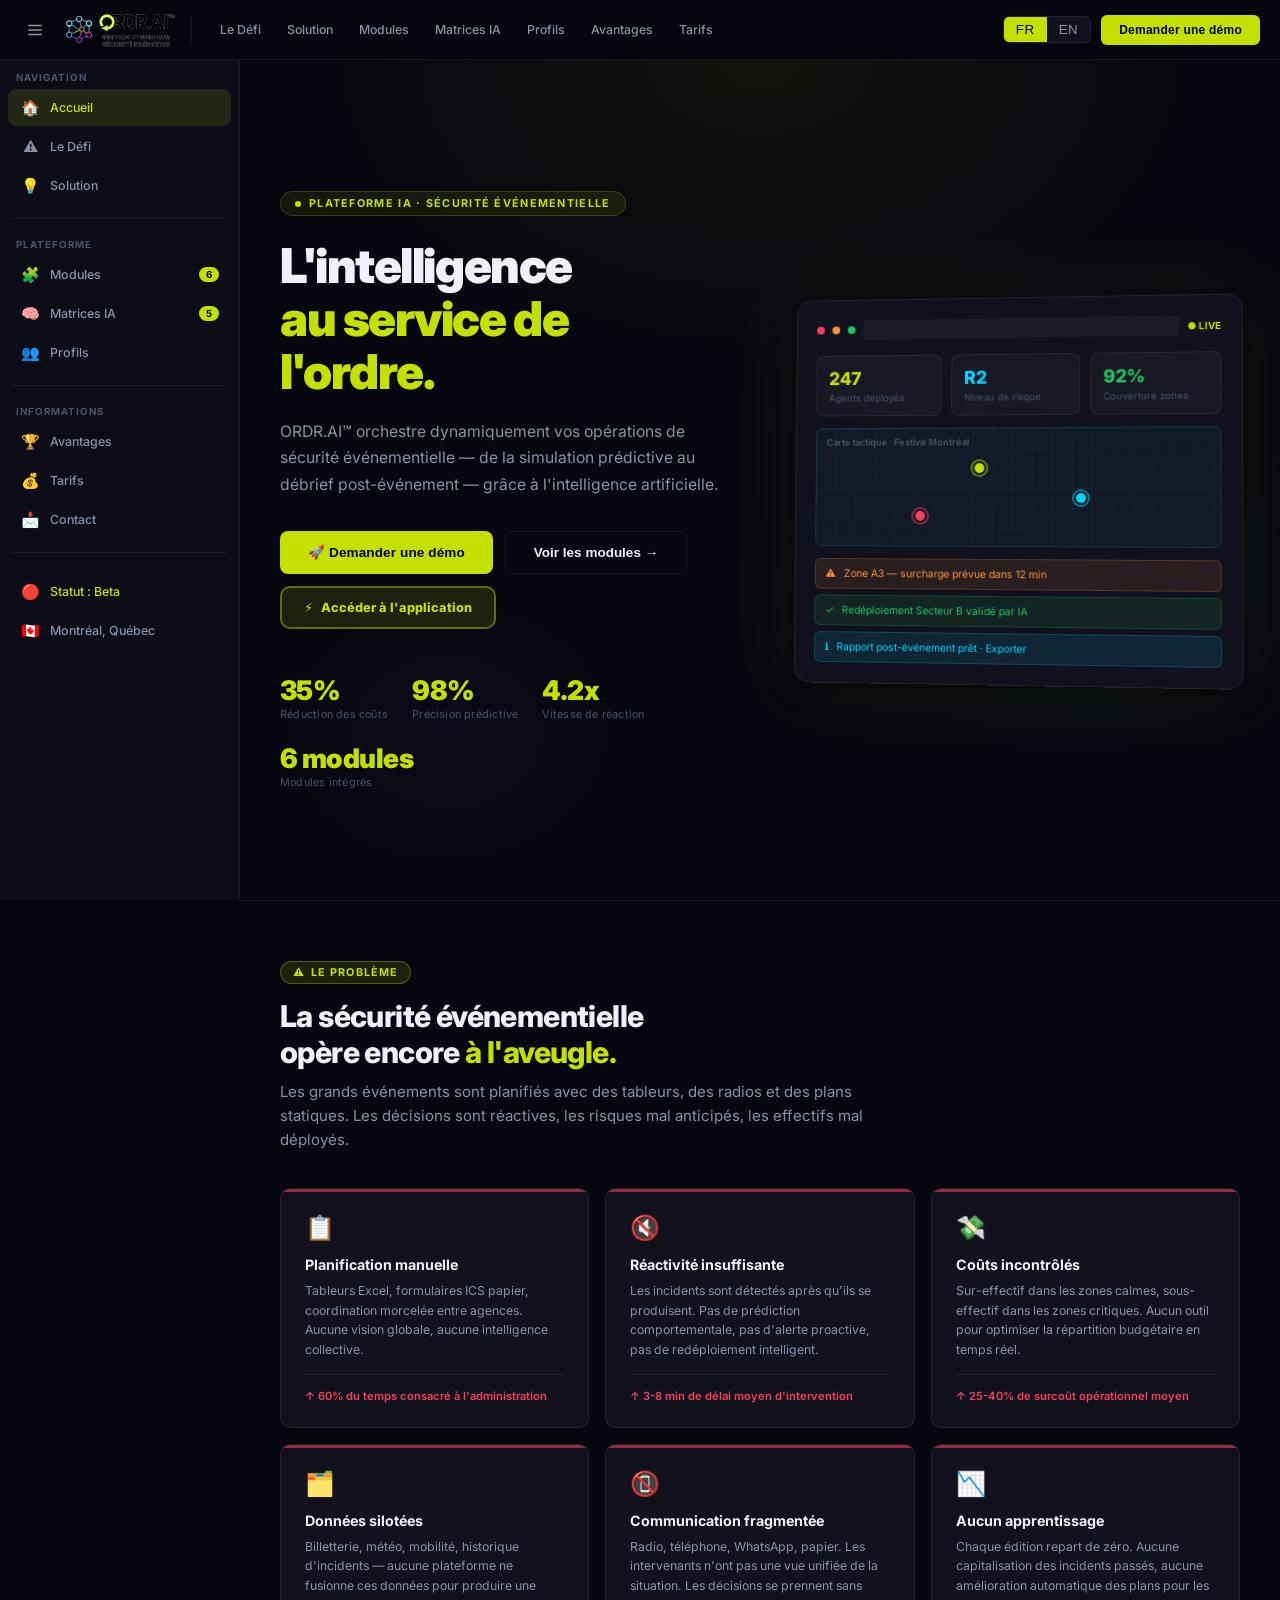
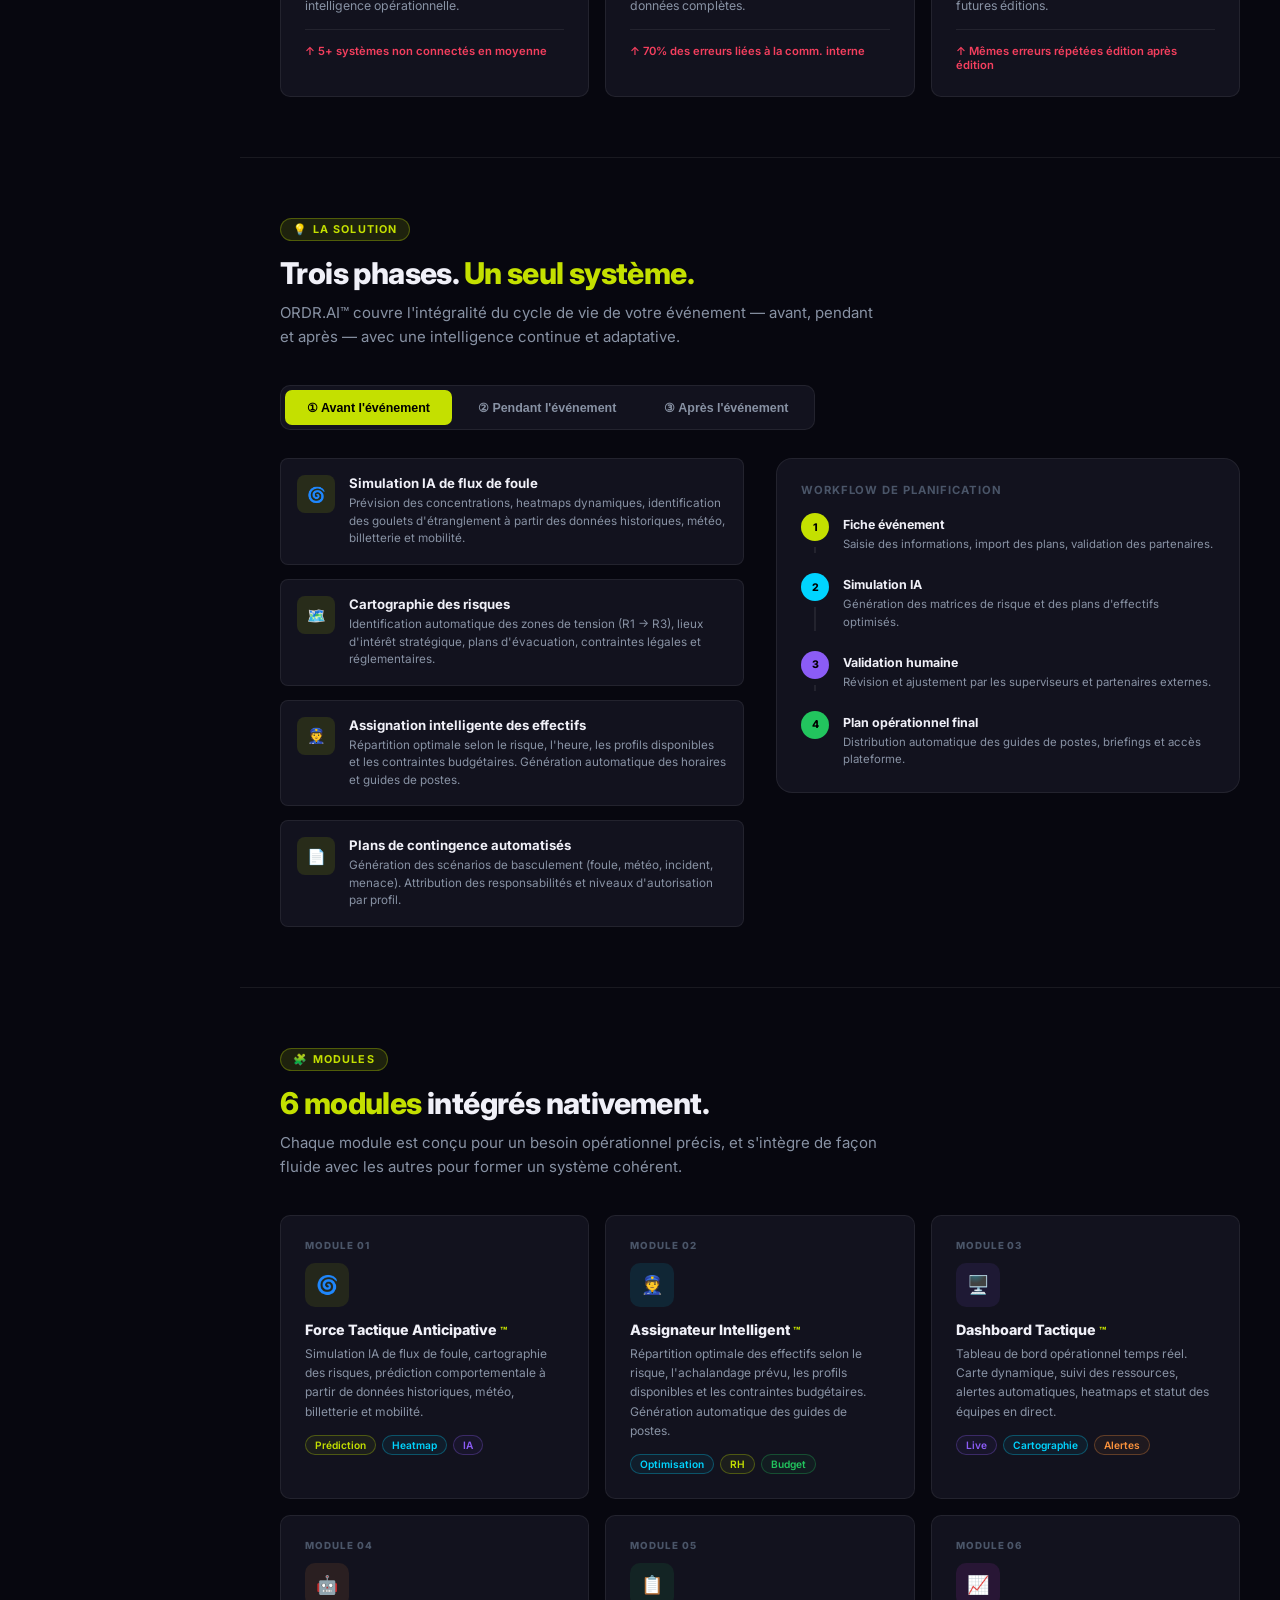
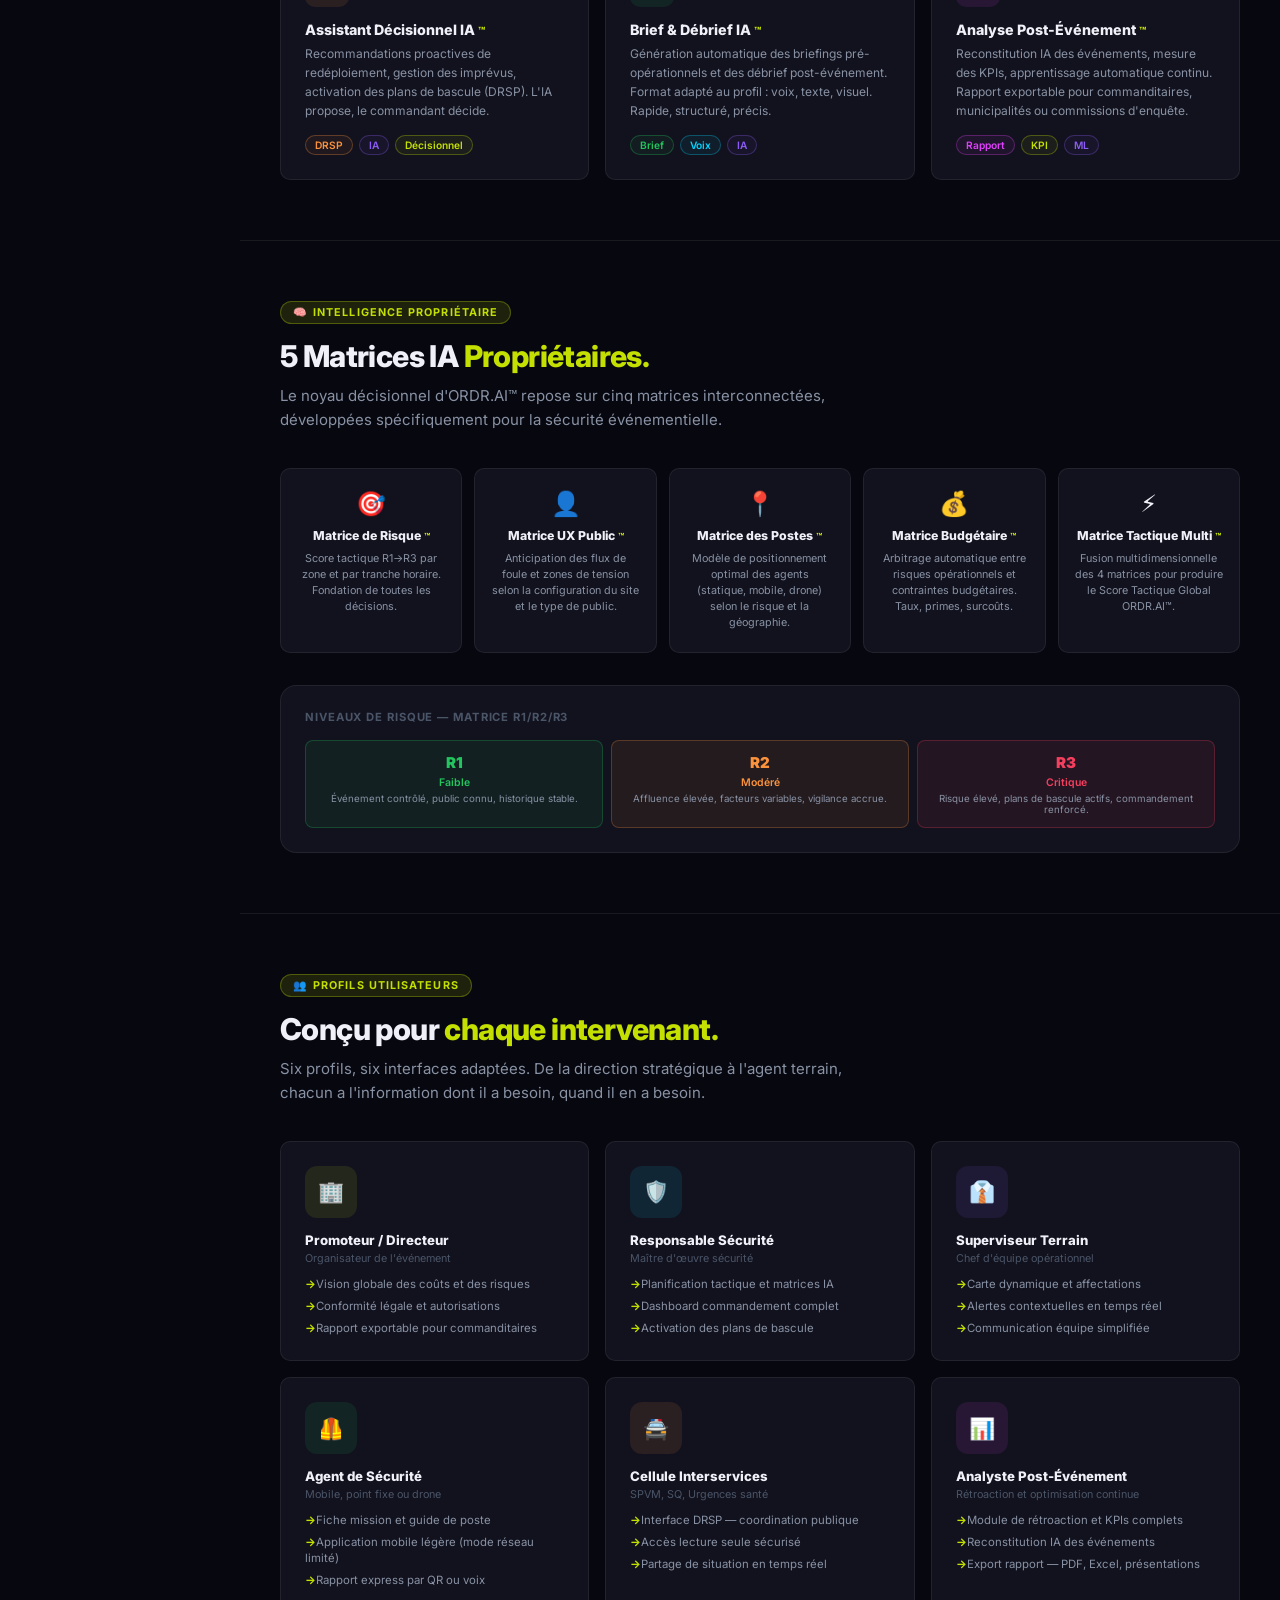
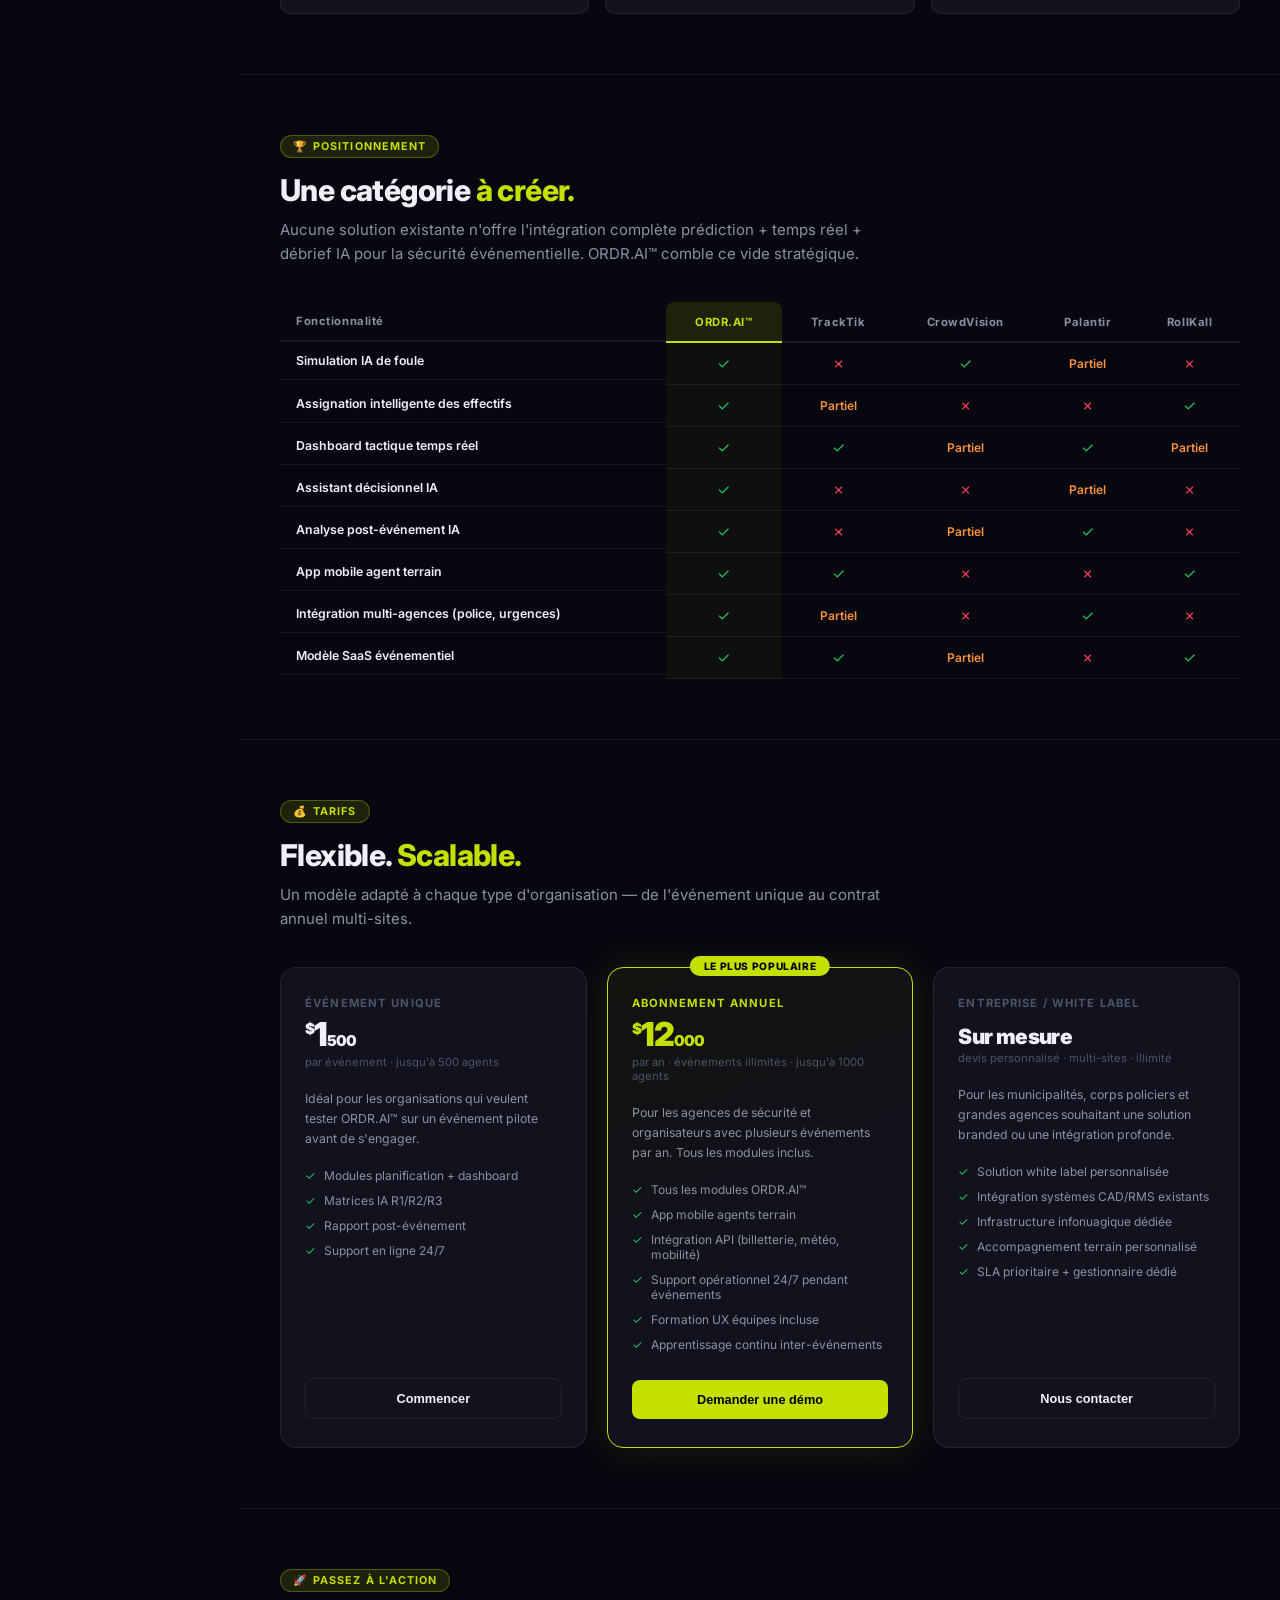
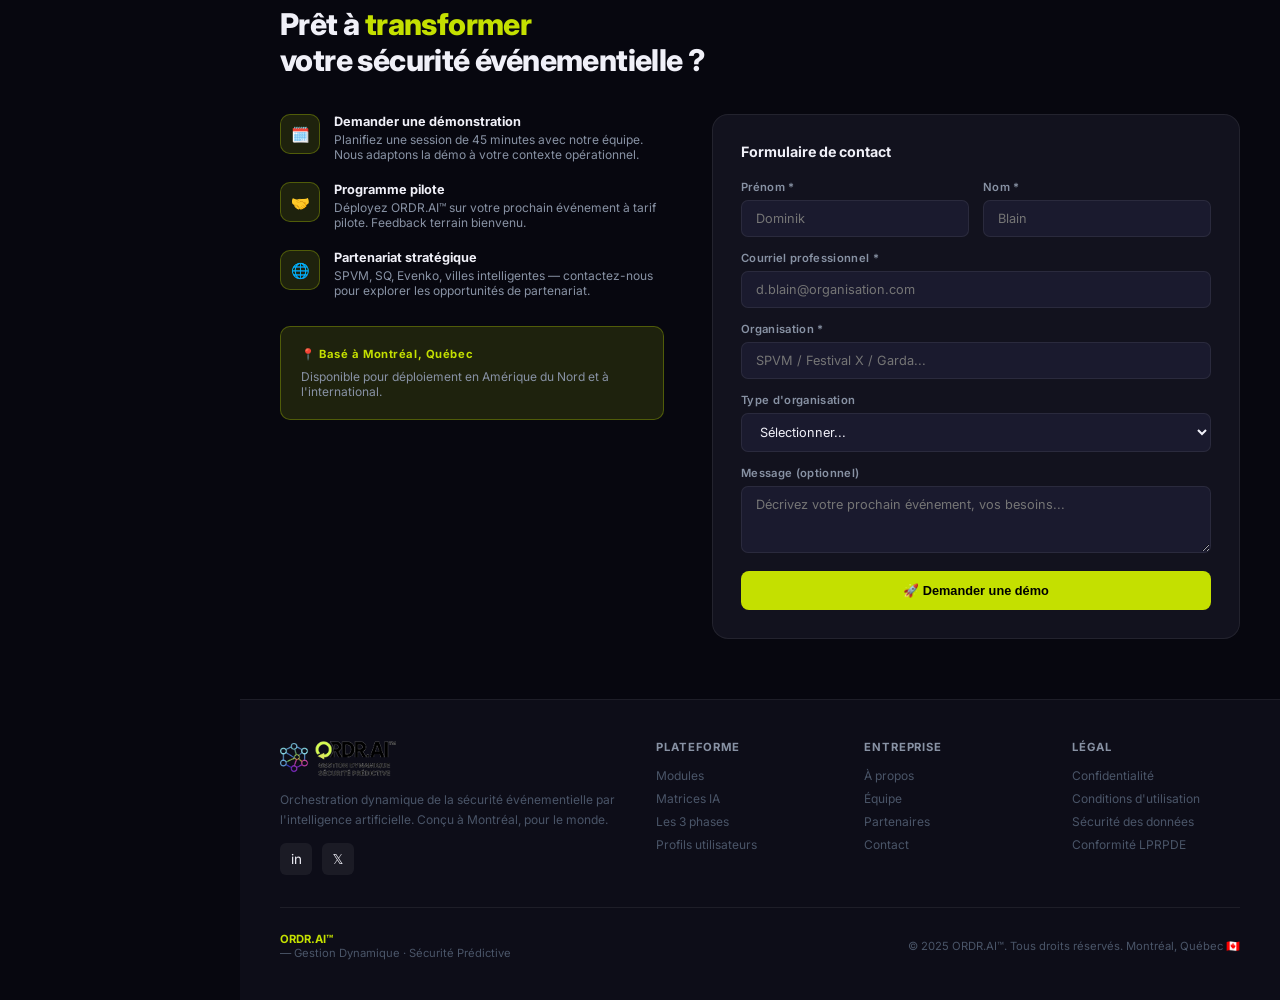
<file: index.html>
<!DOCTYPE html>
<html lang="fr">
<head>
  <meta charset="UTF-8" />
  <meta name="viewport" content="width=device-width, initial-scale=1.0" />
  <title>ORDR.AI™ — Gestion Dynamique · Sécurité Prédictive</title>
  <meta name="description" content="ORDR.AI™ est la plateforme IA tout-en-un pour la planification, coordination et supervision des services d'ordre événementiels." />
  <link rel="preconnect" href="https://fonts.googleapis.com" />
  <link href="https://fonts.googleapis.com/css2?family=Inter:wght@400;500;600;700;800;900&display=swap" rel="stylesheet" />
  <link rel="stylesheet" href="css/style.css" />
</head>
<body>

<!-- ═══════════════════════════════════════════════════════
     TOPBAR
═══════════════════════════════════════════════════════ -->
<header class="topbar">
  <button class="sidebar-toggle" onclick="toggleSidebar()" aria-label="Menu">
    <svg width="18" height="18" fill="none" stroke="currentColor" stroke-width="2" viewBox="0 0 24 24">
      <line x1="3" y1="6" x2="21" y2="6"/><line x1="3" y1="12" x2="21" y2="12"/><line x1="3" y1="18" x2="21" y2="18"/>
    </svg>
  </button>

  <div class="topbar-logo">
    <img src="assets/logos/logo_dark.png" alt="ORDR.AI" />
  </div>

  <div class="topbar-divider"></div>

  <nav class="topbar-nav">
    <a href="#probleme" onclick="navTo('probleme');return false;">
      <span data-lang="fr" class="visible">Le Défi</span>
      <span data-lang="en">The Challenge</span>
    </a>
    <a href="#solution" onclick="navTo('solution');return false;">
      <span data-lang="fr" class="visible">Solution</span>
      <span data-lang="en">Solution</span>
    </a>
    <a href="#modules" onclick="navTo('modules');return false;">
      <span data-lang="fr" class="visible">Modules</span>
      <span data-lang="en">Modules</span>
    </a>
    <a href="#matrices" onclick="navTo('matrices');return false;">
      <span data-lang="fr" class="visible">Matrices IA</span>
      <span data-lang="en">AI Matrices</span>
    </a>
    <a href="#profils" onclick="navTo('profils');return false;">
      <span data-lang="fr" class="visible">Profils</span>
      <span data-lang="en">Profiles</span>
    </a>
    <a href="#avantages" onclick="navTo('avantages');return false;">
      <span data-lang="fr" class="visible">Avantages</span>
      <span data-lang="en">Advantages</span>
    </a>
    <a href="#tarifs" onclick="navTo('tarifs');return false;">
      <span data-lang="fr" class="visible">Tarifs</span>
      <span data-lang="en">Pricing</span>
    </a>
  </nav>

  <div class="topbar-right">
    <div class="lang-toggle">
      <button data-l="fr" onclick="setLang('fr')" class="active">FR</button>
      <button data-l="en" onclick="setLang('en')">EN</button>
    </div>
    <button class="btn-demo" onclick="navTo('contact')">
      <span data-lang="fr" class="visible">Demander une démo</span>
      <span data-lang="en">Request a demo</span>
    </button>
  </div>
</header>

<!-- ═══════════════════════════════════════════════════════
     LAYOUT
═══════════════════════════════════════════════════════ -->
<div class="app-layout">

  <!-- ── SIDEBAR ── -->
  <aside class="sidebar" id="sidebar">

    <div class="sidebar-section">
      <div class="sidebar-section-label" data-lang="fr">Navigation</div>
      <div class="sidebar-section-label" data-lang="en" style="display:none">Navigation</div>

      <div class="sidebar-item active" data-target="hero" onclick="navTo('hero')">
        <span class="icon">🏠</span>
        <span data-lang="fr" class="visible">Accueil</span>
        <span data-lang="en">Home</span>
      </div>
      <div class="sidebar-item" data-target="probleme" onclick="navTo('probleme')">
        <span class="icon">⚠️</span>
        <span data-lang="fr" class="visible">Le Défi</span>
        <span data-lang="en">The Challenge</span>
      </div>
      <div class="sidebar-item" data-target="solution" onclick="navTo('solution')">
        <span class="icon">💡</span>
        <span data-lang="fr" class="visible">Solution</span>
        <span data-lang="en">Solution</span>
      </div>
    </div>

    <div class="sidebar-divider"></div>

    <div class="sidebar-section">
      <div class="sidebar-section-label" data-lang="fr">Plateforme</div>
      <div class="sidebar-section-label" data-lang="en" style="display:none">Platform</div>

      <div class="sidebar-item" data-target="modules" onclick="navTo('modules')">
        <span class="icon">🧩</span>
        <span data-lang="fr" class="visible">Modules</span>
        <span data-lang="en">Modules</span>
        <span class="sidebar-badge">6</span>
      </div>
      <div class="sidebar-item" data-target="matrices" onclick="navTo('matrices')">
        <span class="icon">🧠</span>
        <span data-lang="fr" class="visible">Matrices IA</span>
        <span data-lang="en">AI Matrices</span>
        <span class="sidebar-badge">5</span>
      </div>
      <div class="sidebar-item" data-target="profils" onclick="navTo('profils')">
        <span class="icon">👥</span>
        <span data-lang="fr" class="visible">Profils</span>
        <span data-lang="en">Profiles</span>
      </div>
    </div>

    <div class="sidebar-divider"></div>

    <div class="sidebar-section">
      <div class="sidebar-section-label" data-lang="fr">Informations</div>
      <div class="sidebar-section-label" data-lang="en" style="display:none">Information</div>

      <div class="sidebar-item" data-target="avantages" onclick="navTo('avantages')">
        <span class="icon">🏆</span>
        <span data-lang="fr" class="visible">Avantages</span>
        <span data-lang="en">Advantages</span>
      </div>
      <div class="sidebar-item" data-target="tarifs" onclick="navTo('tarifs')">
        <span class="icon">💰</span>
        <span data-lang="fr" class="visible">Tarifs</span>
        <span data-lang="en">Pricing</span>
      </div>
      <div class="sidebar-item" data-target="contact" onclick="navTo('contact')">
        <span class="icon">📩</span>
        <span data-lang="fr" class="visible">Contact</span>
        <span data-lang="en">Contact</span>
      </div>
    </div>

    <div class="sidebar-divider"></div>

    <div class="sidebar-section">
      <div class="sidebar-item" style="color:var(--accent)">
        <span class="icon">🔴</span>
        <span data-lang="fr" class="visible">Statut : Beta</span>
        <span data-lang="en">Status: Beta</span>
      </div>
      <div class="sidebar-item">
        <span class="icon">🇨🇦</span>
        <span data-lang="fr" class="visible">Montréal, Québec</span>
        <span data-lang="en">Montreal, Quebec</span>
      </div>
    </div>
  </aside>

  <!-- ── MAIN ── -->
  <main id="mainContent" class="main-content">

    <!-- ═══════════════════════════════════════════════
         HERO
    ═══════════════════════════════════════════════ -->
    <section id="hero">
      <div class="hero-bg"></div>
      <div class="hero-grid">

        <!-- Left -->
        <div class="hero-left">
          <div class="hero-eyebrow">
            <span class="dot"></span>
            <span data-lang="fr" class="visible">Plateforme IA · Sécurité Événementielle</span>
            <span data-lang="en">AI Platform · Event Security</span>
          </div>

          <h1 class="hero-headline">
            <span data-lang="fr" class="visible">
              L'intelligence<br/>
              <span class="line2">au service de<br/>l'ordre.</span>
            </span>
            <span data-lang="en">
              Intelligence<br/>
              <span class="line2">powering<br/>security.</span>
            </span>
          </h1>

          <p class="hero-subline">
            <span data-lang="fr" class="visible">
              ORDR.AI™ orchestre dynamiquement vos opérations de sécurité événementielle — de la simulation prédictive au débrief post-événement — grâce à l'intelligence artificielle.
            </span>
            <span data-lang="en">
              ORDR.AI™ dynamically orchestrates your event security operations — from predictive simulation to post-event debriefing — powered by artificial intelligence.
            </span>
          </p>

          <div class="hero-ctas">
            <button class="btn-primary" onclick="navTo('contact')">
              <span data-lang="fr" class="visible">🚀 Demander une démo</span>
              <span data-lang="en">🚀 Request a demo</span>
            </button>
            <button class="btn-secondary" onclick="navTo('modules')">
              <span data-lang="fr" class="visible">Voir les modules →</span>
              <span data-lang="en">See modules →</span>
            </button>
            <a href="app/index.html" style="display:inline-flex;align-items:center;gap:8px;padding:12px 22px;background:rgba(196,224,0,0.12);border:2px solid rgba(196,224,0,0.4);border-radius:10px;font-size:0.85rem;font-weight:800;color:#c4e000;transition:all 0.2s;text-decoration:none" onmouseover="this.style.background='rgba(196,224,0,0.22)'" onmouseout="this.style.background='rgba(196,224,0,0.12)'">
              <span>⚡</span>
              <span data-lang="fr" class="visible">Accéder à l'application</span>
              <span data-lang="en">Launch application</span>
            </a>
          </div>

          <div class="hero-kpis">
            <div class="kpi-item">
              <span class="kpi-value" data-target="35" data-suffix="%">0%</span>
              <span class="kpi-label" data-lang="fr">Réduction des coûts</span>
              <span class="kpi-label" data-lang="en">Cost reduction</span>
            </div>
            <div class="kpi-item">
              <span class="kpi-value" data-target="98" data-suffix="%">0%</span>
              <span class="kpi-label" data-lang="fr">Précision prédictive</span>
              <span class="kpi-label" data-lang="en">Predictive accuracy</span>
            </div>
            <div class="kpi-item">
              <span class="kpi-value" data-target="4.2" data-suffix="x">0x</span>
              <span class="kpi-label" data-lang="fr">Vitesse de réaction</span>
              <span class="kpi-label" data-lang="en">Reaction speed</span>
            </div>
            <div class="kpi-item">
              <span class="kpi-value" data-target="6" data-suffix=" modules">0</span>
              <span class="kpi-label" data-lang="fr">Modules intégrés</span>
              <span class="kpi-label" data-lang="en">Integrated modules</span>
            </div>
          </div>
        </div>

        <!-- Right — Dashboard Mockup -->
        <div class="hero-visual">
          <div class="dashboard-mockup">
            <div class="mock-topbar">
              <span class="mock-dot r"></span>
              <span class="mock-dot o"></span>
              <span class="mock-dot g"></span>
              <div class="mock-title-bar"></div>
              <span style="font-size:0.65rem;color:var(--accent);font-weight:700;white-space:nowrap">● LIVE</span>
            </div>

            <div class="mock-grid">
              <div class="mock-stat">
                <div class="mock-stat-val" style="color:var(--accent)">247</div>
                <div class="mock-stat-lbl" data-lang="fr">Agents déployés</div>
                <div class="mock-stat-lbl" data-lang="en">Agents deployed</div>
              </div>
              <div class="mock-stat">
                <div class="mock-stat-val" style="color:var(--cyan)">R2</div>
                <div class="mock-stat-lbl" data-lang="fr">Niveau de risque</div>
                <div class="mock-stat-lbl" data-lang="en">Risk level</div>
              </div>
              <div class="mock-stat">
                <div class="mock-stat-val" style="color:var(--green)">92%</div>
                <div class="mock-stat-lbl" data-lang="fr">Couverture zones</div>
                <div class="mock-stat-lbl" data-lang="en">Zone coverage</div>
              </div>
            </div>

            <div class="mock-map">
              <div class="mock-map-grid"></div>
              <div class="mock-ping" style="background:var(--accent);top:30%;left:40%;color:var(--accent)"></div>
              <div class="mock-ping" style="background:var(--cyan);top:55%;left:65%;color:var(--cyan);animation-delay:0.7s"></div>
              <div class="mock-ping" style="background:var(--red);top:70%;left:25%;color:var(--red);animation-delay:1.3s"></div>
              <div style="position:absolute;top:8px;left:10px;font-size:0.62rem;color:var(--text-muted);font-weight:600" data-lang="fr">Carte tactique · Festival Montréal</div>
              <div style="position:absolute;top:8px;left:10px;font-size:0.62rem;color:var(--text-muted);font-weight:600" data-lang="en">Tactical map · Montreal Festival</div>
            </div>

            <div class="mock-alerts">
              <div class="mock-alert warn">
                <span>⚠</span>
                <span data-lang="fr">Zone A3 — surcharge prévue dans 12 min</span>
                <span data-lang="en">Zone A3 — overload predicted in 12 min</span>
              </div>
              <div class="mock-alert ok">
                <span>✓</span>
                <span data-lang="fr">Redéploiement Secteur B validé par IA</span>
                <span data-lang="en">Sector B redeployment validated by AI</span>
              </div>
              <div class="mock-alert info">
                <span>ℹ</span>
                <span data-lang="fr">Rapport post-événement prêt · Exporter</span>
                <span data-lang="en">Post-event report ready · Export</span>
              </div>
            </div>
          </div>
        </div>
      </div>
    </section>

    <!-- ═══════════════════════════════════════════════
         PROBLÈME
    ═══════════════════════════════════════════════ -->
    <section id="probleme">
      <div class="section-header fade-in">
        <div class="section-tag">
          <span>⚠</span>
          <span data-lang="fr" class="visible">Le problème</span>
          <span data-lang="en">The problem</span>
        </div>
        <h2 class="section-title">
          <span data-lang="fr" class="visible">La sécurité événementielle<br/>opère encore <span class="highlight">à l'aveugle.</span></span>
          <span data-lang="en">Event security still<br/>operates <span class="highlight">blind.</span></span>
        </h2>
        <p class="section-subtitle">
          <span data-lang="fr" class="visible">Les grands événements sont planifiés avec des tableurs, des radios et des plans statiques. Les décisions sont réactives, les risques mal anticipés, les effectifs mal déployés.</span>
          <span data-lang="en">Major events are planned with spreadsheets, radios, and static plans. Decisions are reactive, risks poorly anticipated, staff poorly deployed.</span>
        </p>
      </div>

      <div class="problem-grid">
        <div class="problem-card fade-in">
          <div class="problem-icon">📋</div>
          <div class="problem-title" data-lang="fr">Planification manuelle</div>
          <div class="problem-title" data-lang="en">Manual planning</div>
          <div class="problem-desc">
            <span data-lang="fr" class="visible">Tableurs Excel, formulaires ICS papier, coordination morcelée entre agences. Aucune vision globale, aucune intelligence collective.</span>
            <span data-lang="en">Excel spreadsheets, paper ICS forms, fragmented coordination between agencies. No global vision, no collective intelligence.</span>
          </div>
          <div class="problem-stat">
            <span data-lang="fr" class="visible">↑ 60% du temps consacré à l'administration</span>
            <span data-lang="en">↑ 60% of time spent on administration</span>
          </div>
        </div>

        <div class="problem-card fade-in">
          <div class="problem-icon">🔇</div>
          <div class="problem-title" data-lang="fr">Réactivité insuffisante</div>
          <div class="problem-title" data-lang="en">Insufficient reactivity</div>
          <div class="problem-desc">
            <span data-lang="fr" class="visible">Les incidents sont détectés après qu'ils se produisent. Pas de prédiction comportementale, pas d'alerte proactive, pas de redéploiement intelligent.</span>
            <span data-lang="en">Incidents are detected after they occur. No behavioral prediction, no proactive alerts, no intelligent redeployment.</span>
          </div>
          <div class="problem-stat">
            <span data-lang="fr" class="visible">↑ 3-8 min de délai moyen d'intervention</span>
            <span data-lang="en">↑ 3-8 min average intervention delay</span>
          </div>
        </div>

        <div class="problem-card fade-in">
          <div class="problem-icon">💸</div>
          <div class="problem-title" data-lang="fr">Coûts incontrôlés</div>
          <div class="problem-title" data-lang="en">Uncontrolled costs</div>
          <div class="problem-desc">
            <span data-lang="fr" class="visible">Sur-effectif dans les zones calmes, sous-effectif dans les zones critiques. Aucun outil pour optimiser la répartition budgétaire en temps réel.</span>
            <span data-lang="en">Overstaffing in calm zones, understaffing in critical areas. No tool to optimize budget allocation in real time.</span>
          </div>
          <div class="problem-stat">
            <span data-lang="fr" class="visible">↑ 25-40% de surcoût opérationnel moyen</span>
            <span data-lang="en">↑ 25-40% average operational overspend</span>
          </div>
        </div>

        <div class="problem-card fade-in">
          <div class="problem-icon">🗂️</div>
          <div class="problem-title" data-lang="fr">Données silotées</div>
          <div class="problem-title" data-lang="en">Siloed data</div>
          <div class="problem-desc">
            <span data-lang="fr" class="visible">Billetterie, météo, mobilité, historique d'incidents — aucune plateforme ne fusionne ces données pour produire une intelligence opérationnelle.</span>
            <span data-lang="en">Ticketing, weather, mobility, incident history — no platform fuses this data to produce operational intelligence.</span>
          </div>
          <div class="problem-stat">
            <span data-lang="fr" class="visible">↑ 5+ systèmes non connectés en moyenne</span>
            <span data-lang="en">↑ 5+ disconnected systems on average</span>
          </div>
        </div>

        <div class="problem-card fade-in">
          <div class="problem-icon">📵</div>
          <div class="problem-title" data-lang="fr">Communication fragmentée</div>
          <div class="problem-title" data-lang="en">Fragmented communication</div>
          <div class="problem-desc">
            <span data-lang="fr" class="visible">Radio, téléphone, WhatsApp, papier. Les intervenants n'ont pas une vue unifiée de la situation. Les décisions se prennent sans données complètes.</span>
            <span data-lang="en">Radio, phone, WhatsApp, paper. Responders lack a unified situational picture. Decisions are made without complete data.</span>
          </div>
          <div class="problem-stat">
            <span data-lang="fr" class="visible">↑ 70% des erreurs liées à la comm. interne</span>
            <span data-lang="en">↑ 70% of errors linked to internal comms</span>
          </div>
        </div>

        <div class="problem-card fade-in">
          <div class="problem-icon">📉</div>
          <div class="problem-title" data-lang="fr">Aucun apprentissage</div>
          <div class="problem-title" data-lang="en">No learning loop</div>
          <div class="problem-desc">
            <span data-lang="fr" class="visible">Chaque édition repart de zéro. Aucune capitalisation des incidents passés, aucune amélioration automatique des plans pour les futures éditions.</span>
            <span data-lang="en">Each edition starts from scratch. No capitalization on past incidents, no automatic plan improvement for future editions.</span>
          </div>
          <div class="problem-stat">
            <span data-lang="fr" class="visible">↑ Mêmes erreurs répétées édition après édition</span>
            <span data-lang="en">↑ Same mistakes repeated edition after edition</span>
          </div>
        </div>
      </div>
    </section>

    <!-- ═══════════════════════════════════════════════
         SOLUTION
    ═══════════════════════════════════════════════ -->
    <section id="solution">
      <div class="section-header fade-in">
        <div class="section-tag">
          <span>💡</span>
          <span data-lang="fr" class="visible">La solution</span>
          <span data-lang="en">The solution</span>
        </div>
        <h2 class="section-title">
          <span data-lang="fr" class="visible">Trois phases. <span class="highlight">Un seul système.</span></span>
          <span data-lang="en">Three phases. <span class="highlight">One system.</span></span>
        </h2>
        <p class="section-subtitle">
          <span data-lang="fr" class="visible">ORDR.AI™ couvre l'intégralité du cycle de vie de votre événement — avant, pendant et après — avec une intelligence continue et adaptative.</span>
          <span data-lang="en">ORDR.AI™ covers the entire lifecycle of your event — before, during, and after — with continuous, adaptive intelligence.</span>
        </p>
      </div>

      <div class="phases-tabs fade-in">
        <button class="phase-tab active" data-phase="avant">
          <span data-lang="fr" class="visible">① Avant l'événement</span>
          <span data-lang="en">① Before the event</span>
        </button>
        <button class="phase-tab" data-phase="pendant">
          <span data-lang="fr" class="visible">② Pendant l'événement</span>
          <span data-lang="en">② During the event</span>
        </button>
        <button class="phase-tab" data-phase="apres">
          <span data-lang="fr" class="visible">③ Après l'événement</span>
          <span data-lang="en">③ After the event</span>
        </button>
      </div>

      <!-- Phase Avant -->
      <div class="phase-content active" data-phase="avant">
        <div class="phase-features">
          <div class="phase-feature fade-in">
            <div class="phase-feature-icon">🌀</div>
            <div class="phase-feature-text">
              <h4 data-lang="fr">Simulation IA de flux de foule</h4>
              <h4 data-lang="en">AI crowd flow simulation</h4>
              <p data-lang="fr">Prévision des concentrations, heatmaps dynamiques, identification des goulets d'étranglement à partir des données historiques, météo, billetterie et mobilité.</p>
              <p data-lang="en">Concentration forecasting, dynamic heatmaps, bottleneck identification from historical data, weather, ticketing, and mobility.</p>
            </div>
          </div>
          <div class="phase-feature fade-in">
            <div class="phase-feature-icon">🗺️</div>
            <div class="phase-feature-text">
              <h4 data-lang="fr">Cartographie des risques</h4>
              <h4 data-lang="en">Risk mapping</h4>
              <p data-lang="fr">Identification automatique des zones de tension (R1 → R3), lieux d'intérêt stratégique, plans d'évacuation, contraintes légales et réglementaires.</p>
              <p data-lang="en">Automatic identification of tension zones (R1→R3), strategic points of interest, evacuation plans, legal and regulatory constraints.</p>
            </div>
          </div>
          <div class="phase-feature fade-in">
            <div class="phase-feature-icon">👮</div>
            <div class="phase-feature-text">
              <h4 data-lang="fr">Assignation intelligente des effectifs</h4>
              <h4 data-lang="en">Intelligent staff assignment</h4>
              <p data-lang="fr">Répartition optimale selon le risque, l'heure, les profils disponibles et les contraintes budgétaires. Génération automatique des horaires et guides de postes.</p>
              <p data-lang="en">Optimal allocation by risk, time, available profiles, and budget constraints. Automatic generation of schedules and post guides.</p>
            </div>
          </div>
          <div class="phase-feature fade-in">
            <div class="phase-feature-icon">📄</div>
            <div class="phase-feature-text">
              <h4 data-lang="fr">Plans de contingence automatisés</h4>
              <h4 data-lang="en">Automated contingency plans</h4>
              <p data-lang="fr">Génération des scénarios de basculement (foule, météo, incident, menace). Attribution des responsabilités et niveaux d'autorisation par profil.</p>
              <p data-lang="en">Generation of switch scenarios (crowd, weather, incident, threat). Assignment of responsibilities and authorization levels by profile.</p>
            </div>
          </div>
        </div>
        <div class="phase-visual">
          <div class="phase-visual-title" data-lang="fr">Workflow de planification</div>
          <div class="phase-visual-title" data-lang="en">Planning workflow</div>
          <div class="timeline">
            <div class="timeline-item">
              <div class="timeline-spine">
                <div class="timeline-dot" style="background:var(--accent)">1</div>
                <div class="timeline-line"></div>
              </div>
              <div class="timeline-body">
                <h5 data-lang="fr">Fiche événement</h5>
                <h5 data-lang="en">Event profile</h5>
                <p data-lang="fr">Saisie des informations, import des plans, validation des partenaires.</p>
                <p data-lang="en">Data entry, plan import, partner validation.</p>
              </div>
            </div>
            <div class="timeline-item">
              <div class="timeline-spine">
                <div class="timeline-dot" style="background:var(--cyan)">2</div>
                <div class="timeline-line"></div>
              </div>
              <div class="timeline-body">
                <h5 data-lang="fr">Simulation IA</h5>
                <h5 data-lang="en">AI simulation</h5>
                <p data-lang="fr">Génération des matrices de risque et des plans d'effectifs optimisés.</p>
                <p data-lang="en">Generation of risk matrices and optimized staffing plans.</p>
              </div>
            </div>
            <div class="timeline-item">
              <div class="timeline-spine">
                <div class="timeline-dot" style="background:var(--purple)">3</div>
                <div class="timeline-line"></div>
              </div>
              <div class="timeline-body">
                <h5 data-lang="fr">Validation humaine</h5>
                <h5 data-lang="en">Human validation</h5>
                <p data-lang="fr">Révision et ajustement par les superviseurs et partenaires externes.</p>
                <p data-lang="en">Review and adjustment by supervisors and external partners.</p>
              </div>
            </div>
            <div class="timeline-item">
              <div class="timeline-spine">
                <div class="timeline-dot" style="background:var(--green)">4</div>
              </div>
              <div class="timeline-body">
                <h5 data-lang="fr">Plan opérationnel final</h5>
                <h5 data-lang="en">Final operational plan</h5>
                <p data-lang="fr">Distribution automatique des guides de postes, briefings et accès plateforme.</p>
                <p data-lang="en">Automatic distribution of post guides, briefings, and platform access.</p>
              </div>
            </div>
          </div>
        </div>
      </div>

      <!-- Phase Pendant -->
      <div class="phase-content" data-phase="pendant">
        <div class="phase-features">
          <div class="phase-feature fade-in">
            <div class="phase-feature-icon">🖥️</div>
            <div class="phase-feature-text">
              <h4 data-lang="fr">Dashboard tactique temps réel</h4>
              <h4 data-lang="en">Real-time tactical dashboard</h4>
              <p data-lang="fr">Carte dynamique, statuts des équipes, alertes automatiques, heatmaps en direct. Vision globale pour le commandement.</p>
              <p data-lang="en">Dynamic map, team status, automatic alerts, live heatmaps. Global command overview.</p>
            </div>
          </div>
          <div class="phase-feature fade-in">
            <div class="phase-feature-icon">📍</div>
            <div class="phase-feature-text">
              <h4 data-lang="fr">Géolocalisation des effectifs</h4>
              <h4 data-lang="en">Staff geolocation</h4>
              <p data-lang="fr">Suivi en temps réel de chaque agent sur le terrain. Statuts, positions, disponibilités. Application mobile légère pour les agents.</p>
              <p data-lang="en">Real-time tracking of every agent in the field. Status, position, availability. Lightweight mobile app for agents.</p>
            </div>
          </div>
          <div class="phase-feature fade-in">
            <div class="phase-feature-icon">🤖</div>
            <div class="phase-feature-text">
              <h4 data-lang="fr">Assistant décisionnel IA</h4>
              <h4 data-lang="en">AI decision assistant</h4>
              <p data-lang="fr">Recommandations proactives de redéploiement, gestion des imprévus, activation des plans de bascule (DRSP). L'IA suggère, l'humain décide.</p>
              <p data-lang="en">Proactive redeployment recommendations, incident management, contingency plan activation. AI suggests, humans decide.</p>
            </div>
          </div>
          <div class="phase-feature fade-in">
            <div class="phase-feature-icon">🚨</div>
            <div class="phase-feature-text">
              <h4 data-lang="fr">Alertes prédictives</h4>
              <h4 data-lang="en">Predictive alerts</h4>
              <p data-lang="fr">Détection comportementale, surcharge de zones, mouvements suspects, incidents. Notification multi-niveaux selon les rôles et l'urgence.</p>
              <p data-lang="en">Behavioral detection, zone overload, suspicious movements, incidents. Multi-level notifications by role and urgency.</p>
            </div>
          </div>
        </div>
        <div class="phase-visual">
          <div class="phase-visual-title" data-lang="fr">Niveaux d'alerte</div>
          <div class="phase-visual-title" data-lang="en">Alert levels</div>
          <div class="timeline">
            <div class="timeline-item">
              <div class="timeline-spine">
                <div class="timeline-dot" style="background:var(--green)">✓</div>
                <div class="timeline-line"></div>
              </div>
              <div class="timeline-body">
                <h5 data-lang="fr">Nominal — Situation stable</h5>
                <h5 data-lang="en">Nominal — Stable situation</h5>
                <p data-lang="fr">Couverture optimale, aucun dépassement prévu, tous les postes actifs.</p>
                <p data-lang="en">Optimal coverage, no projected overflow, all posts active.</p>
              </div>
            </div>
            <div class="timeline-item">
              <div class="timeline-spine">
                <div class="timeline-dot" style="background:var(--orange)">!</div>
                <div class="timeline-line"></div>
              </div>
              <div class="timeline-body">
                <h5 data-lang="fr">Vigilance — Anomalie détectée</h5>
                <h5 data-lang="en">Watch — Anomaly detected</h5>
                <p data-lang="fr">L'IA signale une déviation. Recommandation de surveillance renforcée.</p>
                <p data-lang="en">AI flags a deviation. Enhanced surveillance recommended.</p>
              </div>
            </div>
            <div class="timeline-item">
              <div class="timeline-spine">
                <div class="timeline-dot" style="background:var(--red)">!!</div>
                <div class="timeline-line"></div>
              </div>
              <div class="timeline-body">
                <h5 data-lang="fr">Critique — Action immédiate</h5>
                <h5 data-lang="en">Critical — Immediate action</h5>
                <p data-lang="fr">Plan de bascule activé. Redéploiement automatique proposé, validation commandant.</p>
                <p data-lang="en">Contingency plan activated. Automatic redeployment proposed, commander validation.</p>
              </div>
            </div>
          </div>
        </div>
      </div>

      <!-- Phase Après -->
      <div class="phase-content" data-phase="apres">
        <div class="phase-features">
          <div class="phase-feature fade-in">
            <div class="phase-feature-icon">📊</div>
            <div class="phase-feature-text">
              <h4 data-lang="fr">Rapport automatisé post-événement</h4>
              <h4 data-lang="en">Automated post-event report</h4>
              <p data-lang="fr">Analyse complète des performances, temps de réponse, couverture, anomalies. Rapport exportable pour commanditaires, municipalités ou commissions.</p>
              <p data-lang="en">Full performance analysis, response times, coverage, anomalies. Exportable report for sponsors, municipalities, or commissions.</p>
            </div>
          </div>
          <div class="phase-feature fade-in">
            <div class="phase-feature-icon">🔁</div>
            <div class="phase-feature-text">
              <h4 data-lang="fr">Apprentissage continu</h4>
              <h4 data-lang="en">Continuous learning</h4>
              <p data-lang="fr">Chaque événement enrichit les modèles IA. Les prédictions s'affinent automatiquement pour les éditions futures.</p>
              <p data-lang="en">Each event enriches the AI models. Predictions automatically refine for future editions.</p>
            </div>
          </div>
          <div class="phase-feature fade-in">
            <div class="phase-feature-icon">🎯</div>
            <div class="phase-feature-text">
              <h4 data-lang="fr">Reconstitution IA de l'incident</h4>
              <h4 data-lang="en">AI incident reconstruction</h4>
              <p data-lang="fr">Rejeu des événements, analyse des décisions prises, identification des points d'amélioration et indicateurs de performance (KPI).</p>
              <p data-lang="en">Event replay, decision analysis, identification of improvement points and performance indicators (KPI).</p>
            </div>
          </div>
          <div class="phase-feature fade-in">
            <div class="phase-feature-icon">💼</div>
            <div class="phase-feature-text">
              <h4 data-lang="fr">Brief &amp; Débrief IA</h4>
              <h4 data-lang="en">AI Brief &amp; Debrief</h4>
              <p data-lang="fr">Génération automatique du brief pré-événement et du débrief post-événement. Format voix ou écrit, adapté au profil de l'utilisateur.</p>
              <p data-lang="en">Automatic generation of pre-event brief and post-event debrief. Voice or written format, adapted to the user profile.</p>
            </div>
          </div>
        </div>
        <div class="phase-visual">
          <div class="phase-visual-title" data-lang="fr">KPIs automatiquement mesurés</div>
          <div class="phase-visual-title" data-lang="en">Automatically measured KPIs</div>
          <div style="display:flex;flex-direction:column;gap:12px">
            <div style="display:flex;justify-content:space-between;align-items:center;padding:12px;background:rgba(34,197,94,0.08);border:1px solid rgba(34,197,94,0.2);border-radius:8px">
              <span style="font-size:0.8rem;font-weight:600" data-lang="fr">Temps de réponse moyen</span>
              <span style="font-size:0.8rem;font-weight:600" data-lang="en">Avg. response time</span>
              <span style="color:var(--green);font-weight:800">2.3 min</span>
            </div>
            <div style="display:flex;justify-content:space-between;align-items:center;padding:12px;background:rgba(196,224,0,0.08);border:1px solid rgba(196,224,0,0.2);border-radius:8px">
              <span style="font-size:0.8rem;font-weight:600" data-lang="fr">Taux de couverture zones</span>
              <span style="font-size:0.8rem;font-weight:600" data-lang="en">Zone coverage rate</span>
              <span style="color:var(--accent);font-weight:800">97%</span>
            </div>
            <div style="display:flex;justify-content:space-between;align-items:center;padding:12px;background:rgba(0,212,255,0.08);border:1px solid rgba(0,212,255,0.2);border-radius:8px">
              <span style="font-size:0.8rem;font-weight:600" data-lang="fr">Incidents anticipés</span>
              <span style="font-size:0.8rem;font-weight:600" data-lang="en">Anticipated incidents</span>
              <span style="color:var(--cyan);font-weight:800">14 / 16</span>
            </div>
            <div style="display:flex;justify-content:space-between;align-items:center;padding:12px;background:rgba(139,92,246,0.08);border:1px solid rgba(139,92,246,0.2);border-radius:8px">
              <span style="font-size:0.8rem;font-weight:600" data-lang="fr">Optimisation budgétaire</span>
              <span style="font-size:0.8rem;font-weight:600" data-lang="en">Budget optimization</span>
              <span style="color:var(--purple);font-weight:800">-28%</span>
            </div>
          </div>
        </div>
      </div>
    </section>

    <!-- ═══════════════════════════════════════════════
         MODULES
    ═══════════════════════════════════════════════ -->
    <section id="modules">
      <div class="section-header fade-in">
        <div class="section-tag">
          <span>🧩</span>
          <span data-lang="fr" class="visible">Modules</span>
          <span data-lang="en">Modules</span>
        </div>
        <h2 class="section-title">
          <span data-lang="fr" class="visible"><span class="highlight">6 modules</span> intégrés nativement.</span>
          <span data-lang="en"><span class="highlight">6 modules</span> natively integrated.</span>
        </h2>
        <p class="section-subtitle">
          <span data-lang="fr" class="visible">Chaque module est conçu pour un besoin opérationnel précis, et s'intègre de façon fluide avec les autres pour former un système cohérent.</span>
          <span data-lang="en">Each module is designed for a specific operational need, and integrates seamlessly with the others to form a coherent system.</span>
        </p>
      </div>

      <div class="modules-grid">

        <div class="module-card fade-in">
          <div class="module-num">MODULE 01</div>
          <div class="module-icon" style="background:rgba(196,224,0,0.1)">🌀</div>
          <div class="module-name">Force Tactique Anticipative <span class="module-tm">™</span></div>
          <div class="module-desc">
            <span data-lang="fr" class="visible">Simulation IA de flux de foule, cartographie des risques, prédiction comportementale à partir de données historiques, météo, billetterie et mobilité.</span>
            <span data-lang="en">AI crowd flow simulation, risk mapping, behavioral prediction from historical data, weather, ticketing, and mobility.</span>
          </div>
          <div class="module-tags">
            <span class="tag" style="color:var(--accent);border-color:rgba(196,224,0,0.3);background:rgba(196,224,0,0.06)" data-lang="fr">Prédiction</span>
            <span class="tag" style="color:var(--accent);border-color:rgba(196,224,0,0.3);background:rgba(196,224,0,0.06)" data-lang="en">Prediction</span>
            <span class="tag" style="color:var(--cyan);border-color:rgba(0,212,255,0.3);background:rgba(0,212,255,0.06)">Heatmap</span>
            <span class="tag" style="color:var(--purple);border-color:rgba(139,92,246,0.3);background:rgba(139,92,246,0.06)">IA</span>
          </div>
        </div>

        <div class="module-card fade-in">
          <div class="module-num">MODULE 02</div>
          <div class="module-icon" style="background:rgba(0,212,255,0.1)">👮</div>
          <div class="module-name">Assignateur Intelligent <span class="module-tm">™</span></div>
          <div class="module-desc">
            <span data-lang="fr" class="visible">Répartition optimale des effectifs selon le risque, l'achalandage prévu, les profils disponibles et les contraintes budgétaires. Génération automatique des guides de postes.</span>
            <span data-lang="en">Optimal staff allocation by risk, projected attendance, available profiles, and budget constraints. Automatic post guide generation.</span>
          </div>
          <div class="module-tags">
            <span class="tag" style="color:var(--cyan);border-color:rgba(0,212,255,0.3);background:rgba(0,212,255,0.06)" data-lang="fr">Optimisation</span>
            <span class="tag" style="color:var(--cyan);border-color:rgba(0,212,255,0.3);background:rgba(0,212,255,0.06)" data-lang="en">Optimization</span>
            <span class="tag" style="color:var(--accent);border-color:rgba(196,224,0,0.3);background:rgba(196,224,0,0.06)">RH</span>
            <span class="tag" style="color:var(--green);border-color:rgba(34,197,94,0.3);background:rgba(34,197,94,0.06)" data-lang="fr">Budget</span>
            <span class="tag" style="color:var(--green);border-color:rgba(34,197,94,0.3);background:rgba(34,197,94,0.06)" data-lang="en">Budget</span>
          </div>
        </div>

        <div class="module-card fade-in">
          <div class="module-num">MODULE 03</div>
          <div class="module-icon" style="background:rgba(139,92,246,0.1)">🖥️</div>
          <div class="module-name">Dashboard Tactique <span class="module-tm">™</span></div>
          <div class="module-desc">
            <span data-lang="fr" class="visible">Tableau de bord opérationnel temps réel. Carte dynamique, suivi des ressources, alertes automatiques, heatmaps et statut des équipes en direct.</span>
            <span data-lang="en">Real-time operational dashboard. Dynamic map, resource tracking, automatic alerts, heatmaps, and live team status.</span>
          </div>
          <div class="module-tags">
            <span class="tag" style="color:var(--purple);border-color:rgba(139,92,246,0.3);background:rgba(139,92,246,0.06)">Live</span>
            <span class="tag" style="color:var(--cyan);border-color:rgba(0,212,255,0.3);background:rgba(0,212,255,0.06)" data-lang="fr">Cartographie</span>
            <span class="tag" style="color:var(--cyan);border-color:rgba(0,212,255,0.3);background:rgba(0,212,255,0.06)" data-lang="en">Mapping</span>
            <span class="tag" style="color:var(--orange);border-color:rgba(251,146,60,0.3);background:rgba(251,146,60,0.06)" data-lang="fr">Alertes</span>
            <span class="tag" style="color:var(--orange);border-color:rgba(251,146,60,0.3);background:rgba(251,146,60,0.06)" data-lang="en">Alerts</span>
          </div>
        </div>

        <div class="module-card fade-in">
          <div class="module-num">MODULE 04</div>
          <div class="module-icon" style="background:rgba(251,146,60,0.1)">🤖</div>
          <div class="module-name">Assistant Décisionnel IA <span class="module-tm">™</span></div>
          <div class="module-desc">
            <span data-lang="fr" class="visible">Recommandations proactives de redéploiement, gestion des imprévus, activation des plans de bascule (DRSP). L'IA propose, le commandant décide.</span>
            <span data-lang="en">Proactive redeployment recommendations, incident management, contingency plan activation. AI proposes, the commander decides.</span>
          </div>
          <div class="module-tags">
            <span class="tag" style="color:var(--orange);border-color:rgba(251,146,60,0.3);background:rgba(251,146,60,0.06)">DRSP</span>
            <span class="tag" style="color:var(--purple);border-color:rgba(139,92,246,0.3);background:rgba(139,92,246,0.06)">IA</span>
            <span class="tag" style="color:var(--accent);border-color:rgba(196,224,0,0.3);background:rgba(196,224,0,0.06)" data-lang="fr">Décisionnel</span>
            <span class="tag" style="color:var(--accent);border-color:rgba(196,224,0,0.3);background:rgba(196,224,0,0.06)" data-lang="en">Decision</span>
          </div>
        </div>

        <div class="module-card fade-in">
          <div class="module-num">MODULE 05</div>
          <div class="module-icon" style="background:rgba(34,197,94,0.1)">📋</div>
          <div class="module-name">Brief &amp; Débrief IA <span class="module-tm">™</span></div>
          <div class="module-desc">
            <span data-lang="fr" class="visible">Génération automatique des briefings pré-opérationnels et des débrief post-événement. Format adapté au profil : voix, texte, visuel. Rapide, structuré, précis.</span>
            <span data-lang="en">Automatic generation of pre-operational briefings and post-event debriefs. Format adapted to profile: voice, text, visual. Fast, structured, precise.</span>
          </div>
          <div class="module-tags">
            <span class="tag" style="color:var(--green);border-color:rgba(34,197,94,0.3);background:rgba(34,197,94,0.06)" data-lang="fr">Brief</span>
            <span class="tag" style="color:var(--green);border-color:rgba(34,197,94,0.3);background:rgba(34,197,94,0.06)" data-lang="en">Brief</span>
            <span class="tag" style="color:var(--cyan);border-color:rgba(0,212,255,0.3);background:rgba(0,212,255,0.06)" data-lang="fr">Voix</span>
            <span class="tag" style="color:var(--cyan);border-color:rgba(0,212,255,0.3);background:rgba(0,212,255,0.06)" data-lang="en">Voice</span>
            <span class="tag" style="color:var(--purple);border-color:rgba(139,92,246,0.3);background:rgba(139,92,246,0.06)">IA</span>
          </div>
        </div>

        <div class="module-card fade-in">
          <div class="module-num">MODULE 06</div>
          <div class="module-icon" style="background:rgba(228,64,251,0.1)">📈</div>
          <div class="module-name">Analyse Post-Événement <span class="module-tm">™</span></div>
          <div class="module-desc">
            <span data-lang="fr" class="visible">Reconstitution IA des événements, mesure des KPIs, apprentissage automatique continu. Rapport exportable pour commanditaires, municipalités ou commissions d'enquête.</span>
            <span data-lang="en">AI event reconstruction, KPI measurement, continuous machine learning. Exportable report for sponsors, municipalities, or inquiry commissions.</span>
          </div>
          <div class="module-tags">
            <span class="tag" style="color:var(--magenta);border-color:rgba(228,64,251,0.3);background:rgba(228,64,251,0.06)" data-lang="fr">Rapport</span>
            <span class="tag" style="color:var(--magenta);border-color:rgba(228,64,251,0.3);background:rgba(228,64,251,0.06)" data-lang="en">Report</span>
            <span class="tag" style="color:var(--accent);border-color:rgba(196,224,0,0.3);background:rgba(196,224,0,0.06)">KPI</span>
            <span class="tag" style="color:var(--purple);border-color:rgba(139,92,246,0.3);background:rgba(139,92,246,0.06)" data-lang="fr">ML</span>
            <span class="tag" style="color:var(--purple);border-color:rgba(139,92,246,0.3);background:rgba(139,92,246,0.06)" data-lang="en">ML</span>
          </div>
        </div>

      </div>
    </section>

    <!-- ═══════════════════════════════════════════════
         MATRICES
    ═══════════════════════════════════════════════ -->
    <section id="matrices">
      <div class="section-header fade-in">
        <div class="section-tag">
          <span>🧠</span>
          <span data-lang="fr" class="visible">Intelligence propriétaire</span>
          <span data-lang="en">Proprietary intelligence</span>
        </div>
        <h2 class="section-title">
          <span data-lang="fr" class="visible">5 Matrices IA <span class="highlight">Propriétaires.</span></span>
          <span data-lang="en">5 Proprietary <span class="highlight">AI Matrices.</span></span>
        </h2>
        <p class="section-subtitle">
          <span data-lang="fr" class="visible">Le noyau décisionnel d'ORDR.AI™ repose sur cinq matrices interconnectées, développées spécifiquement pour la sécurité événementielle.</span>
          <span data-lang="en">The decision core of ORDR.AI™ rests on five interconnected matrices, developed specifically for event security.</span>
        </p>
      </div>

      <div class="matrices-grid fade-in">
        <div class="matrix-card">
          <div class="matrix-icon">🎯</div>
          <div class="matrix-name">Matrice de Risque <span class="matrix-tm">™</span></div>
          <div class="matrix-desc" data-lang="fr">Score tactique R1→R3 par zone et par tranche horaire. Fondation de toutes les décisions.</div>
          <div class="matrix-desc" data-lang="en">Tactical score R1→R3 by zone and time slot. Foundation of all decisions.</div>
        </div>
        <div class="matrix-card">
          <div class="matrix-icon">👤</div>
          <div class="matrix-name">Matrice UX Public <span class="matrix-tm">™</span></div>
          <div class="matrix-desc" data-lang="fr">Anticipation des flux de foule et zones de tension selon la configuration du site et le type de public.</div>
          <div class="matrix-desc" data-lang="en">Anticipation of crowd flows and tension zones based on site configuration and audience type.</div>
        </div>
        <div class="matrix-card">
          <div class="matrix-icon">📍</div>
          <div class="matrix-name">Matrice des Postes <span class="matrix-tm">™</span></div>
          <div class="matrix-desc" data-lang="fr">Modèle de positionnement optimal des agents (statique, mobile, drone) selon le risque et la géographie.</div>
          <div class="matrix-desc" data-lang="en">Optimal agent positioning model (static, mobile, drone) based on risk and geography.</div>
        </div>
        <div class="matrix-card">
          <div class="matrix-icon">💰</div>
          <div class="matrix-name">Matrice Budgétaire <span class="matrix-tm">™</span></div>
          <div class="matrix-desc" data-lang="fr">Arbitrage automatique entre risques opérationnels et contraintes budgétaires. Taux, primes, surcoûts.</div>
          <div class="matrix-desc" data-lang="en">Automatic arbitration between operational risks and budget constraints. Rates, bonuses, overruns.</div>
        </div>
        <div class="matrix-card">
          <div class="matrix-icon">⚡</div>
          <div class="matrix-name">Matrice Tactique Multi <span class="matrix-tm">™</span></div>
          <div class="matrix-desc" data-lang="fr">Fusion multidimensionnelle des 4 matrices pour produire le Score Tactique Global ORDR.AI™.</div>
          <div class="matrix-desc" data-lang="en">Multidimensional fusion of all 4 matrices to produce the ORDR.AI™ Global Tactical Score.</div>
        </div>
      </div>

      <div style="margin-top:24px" class="fade-in">
        <div style="background:var(--bg-card);border:1px solid var(--border);border-radius:var(--radius-lg);padding:24px">
          <div style="font-size:0.75rem;font-weight:700;color:var(--text-muted);letter-spacing:0.08em;text-transform:uppercase;margin-bottom:16px" data-lang="fr">Niveaux de risque — Matrice R1/R2/R3</div>
          <div style="font-size:0.75rem;font-weight:700;color:var(--text-muted);letter-spacing:0.08em;text-transform:uppercase;margin-bottom:16px" data-lang="en">Risk levels — R1/R2/R3 Matrix</div>
          <div class="risk-levels">
            <div class="risk-level r1">
              <div class="rl-code">R1</div>
              <div class="rl-name" data-lang="fr">Faible</div>
              <div class="rl-name" data-lang="en">Low</div>
              <div class="rl-desc" data-lang="fr">Événement contrôlé, public connu, historique stable.</div>
              <div class="rl-desc" data-lang="en">Controlled event, known public, stable history.</div>
            </div>
            <div class="risk-level r2">
              <div class="rl-code">R2</div>
              <div class="rl-name" data-lang="fr">Modéré</div>
              <div class="rl-name" data-lang="en">Moderate</div>
              <div class="rl-desc" data-lang="fr">Affluence élevée, facteurs variables, vigilance accrue.</div>
              <div class="rl-desc" data-lang="en">High attendance, variable factors, heightened vigilance.</div>
            </div>
            <div class="risk-level r3">
              <div class="rl-code">R3</div>
              <div class="rl-name" data-lang="fr">Critique</div>
              <div class="rl-name" data-lang="en">Critical</div>
              <div class="rl-desc" data-lang="fr">Risque élevé, plans de bascule actifs, commandement renforcé.</div>
              <div class="rl-desc" data-lang="en">High risk, active contingency plans, enhanced command.</div>
            </div>
          </div>
        </div>
      </div>
    </section>

    <!-- ═══════════════════════════════════════════════
         PROFILS
    ═══════════════════════════════════════════════ -->
    <section id="profils">
      <div class="section-header fade-in">
        <div class="section-tag">
          <span>👥</span>
          <span data-lang="fr" class="visible">Profils utilisateurs</span>
          <span data-lang="en">User profiles</span>
        </div>
        <h2 class="section-title">
          <span data-lang="fr" class="visible">Conçu pour <span class="highlight">chaque intervenant.</span></span>
          <span data-lang="en">Designed for <span class="highlight">every responder.</span></span>
        </h2>
        <p class="section-subtitle">
          <span data-lang="fr" class="visible">Six profils, six interfaces adaptées. De la direction stratégique à l'agent terrain, chacun a l'information dont il a besoin, quand il en a besoin.</span>
          <span data-lang="en">Six profiles, six adapted interfaces. From strategic leadership to field agent, everyone has the information they need, when they need it.</span>
        </p>
      </div>

      <div class="profiles-grid">
        <div class="profile-card fade-in">
          <div class="profile-avatar" style="background:rgba(196,224,0,0.1)">🏢</div>
          <div class="profile-role" data-lang="fr">Promoteur / Directeur</div>
          <div class="profile-role" data-lang="en">Promoter / Director</div>
          <div class="profile-org" data-lang="fr">Organisateur de l'événement</div>
          <div class="profile-org" data-lang="en">Event organizer</div>
          <div class="profile-needs">
            <div class="profile-need" data-lang="fr">Vision globale des coûts et des risques</div>
            <div class="profile-need" data-lang="en">Global view of costs and risks</div>
            <div class="profile-need" data-lang="fr">Conformité légale et autorisations</div>
            <div class="profile-need" data-lang="en">Legal compliance and authorizations</div>
            <div class="profile-need" data-lang="fr">Rapport exportable pour commanditaires</div>
            <div class="profile-need" data-lang="en">Exportable report for sponsors</div>
          </div>
        </div>

        <div class="profile-card fade-in">
          <div class="profile-avatar" style="background:rgba(0,212,255,0.1)">🛡️</div>
          <div class="profile-role" data-lang="fr">Responsable Sécurité</div>
          <div class="profile-role" data-lang="en">Security Manager</div>
          <div class="profile-org" data-lang="fr">Maître d'œuvre sécurité</div>
          <div class="profile-org" data-lang="en">Security prime contractor</div>
          <div class="profile-needs">
            <div class="profile-need" data-lang="fr">Planification tactique et matrices IA</div>
            <div class="profile-need" data-lang="en">Tactical planning and AI matrices</div>
            <div class="profile-need" data-lang="fr">Dashboard commandement complet</div>
            <div class="profile-need" data-lang="en">Full command dashboard</div>
            <div class="profile-need" data-lang="fr">Activation des plans de bascule</div>
            <div class="profile-need" data-lang="en">Contingency plan activation</div>
          </div>
        </div>

        <div class="profile-card fade-in">
          <div class="profile-avatar" style="background:rgba(139,92,246,0.1)">👔</div>
          <div class="profile-role" data-lang="fr">Superviseur Terrain</div>
          <div class="profile-role" data-lang="en">Field Supervisor</div>
          <div class="profile-org" data-lang="fr">Chef d'équipe opérationnel</div>
          <div class="profile-org" data-lang="en">Operational team leader</div>
          <div class="profile-needs">
            <div class="profile-need" data-lang="fr">Carte dynamique et affectations</div>
            <div class="profile-need" data-lang="en">Dynamic map and assignments</div>
            <div class="profile-need" data-lang="fr">Alertes contextuelles en temps réel</div>
            <div class="profile-need" data-lang="en">Real-time contextual alerts</div>
            <div class="profile-need" data-lang="fr">Communication équipe simplifiée</div>
            <div class="profile-need" data-lang="en">Simplified team communication</div>
          </div>
        </div>

        <div class="profile-card fade-in">
          <div class="profile-avatar" style="background:rgba(34,197,94,0.1)">🦺</div>
          <div class="profile-role" data-lang="fr">Agent de Sécurité</div>
          <div class="profile-role" data-lang="en">Security Agent</div>
          <div class="profile-org" data-lang="fr">Mobile, point fixe ou drone</div>
          <div class="profile-org" data-lang="en">Mobile, fixed post, or drone</div>
          <div class="profile-needs">
            <div class="profile-need" data-lang="fr">Fiche mission et guide de poste</div>
            <div class="profile-need" data-lang="en">Mission brief and post guide</div>
            <div class="profile-need" data-lang="fr">Application mobile légère (mode réseau limité)</div>
            <div class="profile-need" data-lang="en">Lightweight mobile app (limited network mode)</div>
            <div class="profile-need" data-lang="fr">Rapport express par QR ou voix</div>
            <div class="profile-need" data-lang="en">Quick report via QR or voice</div>
          </div>
        </div>

        <div class="profile-card fade-in">
          <div class="profile-avatar" style="background:rgba(251,146,60,0.1)">🚔</div>
          <div class="profile-role" data-lang="fr">Cellule Interservices</div>
          <div class="profile-role" data-lang="en">Multi-Agency Cell</div>
          <div class="profile-org" data-lang="fr">SPVM, SQ, Urgences santé</div>
          <div class="profile-org" data-lang="en">Police, Fire, Emergency services</div>
          <div class="profile-needs">
            <div class="profile-need" data-lang="fr">Interface DRSP — coordination publique</div>
            <div class="profile-need" data-lang="en">DRSP interface — public coordination</div>
            <div class="profile-need" data-lang="fr">Accès lecture seule sécurisé</div>
            <div class="profile-need" data-lang="en">Secure read-only access</div>
            <div class="profile-need" data-lang="fr">Partage de situation en temps réel</div>
            <div class="profile-need" data-lang="en">Real-time situation sharing</div>
          </div>
        </div>

        <div class="profile-card fade-in">
          <div class="profile-avatar" style="background:rgba(228,64,251,0.1)">📊</div>
          <div class="profile-role" data-lang="fr">Analyste Post-Événement</div>
          <div class="profile-role" data-lang="en">Post-Event Analyst</div>
          <div class="profile-org" data-lang="fr">Rétroaction et optimisation continue</div>
          <div class="profile-org" data-lang="en">Feedback and continuous optimization</div>
          <div class="profile-needs">
            <div class="profile-need" data-lang="fr">Module de rétroaction et KPIs complets</div>
            <div class="profile-need" data-lang="en">Full feedback module and KPIs</div>
            <div class="profile-need" data-lang="fr">Reconstitution IA des événements</div>
            <div class="profile-need" data-lang="en">AI event reconstruction</div>
            <div class="profile-need" data-lang="fr">Export rapport — PDF, Excel, présentations</div>
            <div class="profile-need" data-lang="en">Report export — PDF, Excel, presentations</div>
          </div>
        </div>
      </div>
    </section>

    <!-- ═══════════════════════════════════════════════
         AVANTAGES CONCURRENTIELS
    ═══════════════════════════════════════════════ -->
    <section id="avantages">
      <div class="section-header fade-in">
        <div class="section-tag">
          <span>🏆</span>
          <span data-lang="fr" class="visible">Positionnement</span>
          <span data-lang="en">Positioning</span>
        </div>
        <h2 class="section-title">
          <span data-lang="fr" class="visible">Une catégorie <span class="highlight">à créer.</span></span>
          <span data-lang="en">A category <span class="highlight">to create.</span></span>
        </h2>
        <p class="section-subtitle">
          <span data-lang="fr" class="visible">Aucune solution existante n'offre l'intégration complète prédiction + temps réel + débrief IA pour la sécurité événementielle. ORDR.AI™ comble ce vide stratégique.</span>
          <span data-lang="en">No existing solution offers full predictive + real-time + AI debrief integration for event security. ORDR.AI™ fills this strategic gap.</span>
        </p>
      </div>

      <div class="fade-in" style="overflow-x:auto">
        <table class="comp-table">
          <thead>
            <tr>
              <th style="text-align:left" data-lang="fr">Fonctionnalité</th>
              <th style="text-align:left" data-lang="en">Feature</th>
              <th class="ordr">ORDR.AI™</th>
              <th>TrackTik</th>
              <th>CrowdVision</th>
              <th>Palantir</th>
              <th>RollKall</th>
            </tr>
          </thead>
          <tbody>
            <tr>
              <td data-lang="fr">Simulation IA de foule</td>
              <td data-lang="en">AI crowd simulation</td>
              <td class="ordr"><span class="check">✓</span></td>
              <td><span class="cross">✗</span></td>
              <td><span class="check">✓</span></td>
              <td><span class="partial">Partiel</span></td>
              <td><span class="cross">✗</span></td>
            </tr>
            <tr>
              <td data-lang="fr">Assignation intelligente des effectifs</td>
              <td data-lang="en">Intelligent staff assignment</td>
              <td class="ordr"><span class="check">✓</span></td>
              <td><span class="partial">Partiel</span></td>
              <td><span class="cross">✗</span></td>
              <td><span class="cross">✗</span></td>
              <td><span class="check">✓</span></td>
            </tr>
            <tr>
              <td data-lang="fr">Dashboard tactique temps réel</td>
              <td data-lang="en">Real-time tactical dashboard</td>
              <td class="ordr"><span class="check">✓</span></td>
              <td><span class="check">✓</span></td>
              <td><span class="partial">Partiel</span></td>
              <td><span class="check">✓</span></td>
              <td><span class="partial">Partiel</span></td>
            </tr>
            <tr>
              <td data-lang="fr">Assistant décisionnel IA</td>
              <td data-lang="en">AI decision assistant</td>
              <td class="ordr"><span class="check">✓</span></td>
              <td><span class="cross">✗</span></td>
              <td><span class="cross">✗</span></td>
              <td><span class="partial">Partiel</span></td>
              <td><span class="cross">✗</span></td>
            </tr>
            <tr>
              <td data-lang="fr">Analyse post-événement IA</td>
              <td data-lang="en">AI post-event analysis</td>
              <td class="ordr"><span class="check">✓</span></td>
              <td><span class="cross">✗</span></td>
              <td><span class="partial">Partiel</span></td>
              <td><span class="check">✓</span></td>
              <td><span class="cross">✗</span></td>
            </tr>
            <tr>
              <td data-lang="fr">App mobile agent terrain</td>
              <td data-lang="en">Field agent mobile app</td>
              <td class="ordr"><span class="check">✓</span></td>
              <td><span class="check">✓</span></td>
              <td><span class="cross">✗</span></td>
              <td><span class="cross">✗</span></td>
              <td><span class="check">✓</span></td>
            </tr>
            <tr>
              <td data-lang="fr">Intégration multi-agences (police, urgences)</td>
              <td data-lang="en">Multi-agency integration (police, emergency)</td>
              <td class="ordr"><span class="check">✓</span></td>
              <td><span class="partial">Partiel</span></td>
              <td><span class="cross">✗</span></td>
              <td><span class="check">✓</span></td>
              <td><span class="cross">✗</span></td>
            </tr>
            <tr>
              <td data-lang="fr">Modèle SaaS événementiel</td>
              <td data-lang="en">Event SaaS model</td>
              <td class="ordr"><span class="check">✓</span></td>
              <td><span class="check">✓</span></td>
              <td><span class="partial">Partiel</span></td>
              <td><span class="cross">✗</span></td>
              <td><span class="check">✓</span></td>
            </tr>
          </tbody>
        </table>
      </div>
    </section>

    <!-- ═══════════════════════════════════════════════
         TARIFS
    ═══════════════════════════════════════════════ -->
    <section id="tarifs">
      <div class="section-header fade-in">
        <div class="section-tag">
          <span>💰</span>
          <span data-lang="fr" class="visible">Tarifs</span>
          <span data-lang="en">Pricing</span>
        </div>
        <h2 class="section-title">
          <span data-lang="fr" class="visible">Flexible. <span class="highlight">Scalable.</span></span>
          <span data-lang="en">Flexible. <span class="highlight">Scalable.</span></span>
        </h2>
        <p class="section-subtitle">
          <span data-lang="fr" class="visible">Un modèle adapté à chaque type d'organisation — de l'événement unique au contrat annuel multi-sites.</span>
          <span data-lang="en">A model adapted to every type of organization — from single events to multi-site annual contracts.</span>
        </p>
      </div>

      <div class="pricing-grid fade-in">

        <div class="pricing-card">
          <div class="pricing-plan" data-lang="fr">Événement unique</div>
          <div class="pricing-plan" data-lang="en">Single event</div>
          <div class="pricing-price"><sup>$</sup>1<span style="font-size:1rem">500</span></div>
          <div class="pricing-period" data-lang="fr">par événement · jusqu'à 500 agents</div>
          <div class="pricing-period" data-lang="en">per event · up to 500 agents</div>
          <div class="pricing-desc">
            <span data-lang="fr" class="visible">Idéal pour les organisations qui veulent tester ORDR.AI™ sur un événement pilote avant de s'engager.</span>
            <span data-lang="en">Ideal for organizations wanting to test ORDR.AI™ on a pilot event before committing.</span>
          </div>
          <div class="pricing-features">
            <div class="pricing-feature"><span class="chk">✓</span><span data-lang="fr">Modules planification + dashboard</span><span data-lang="en">Planning + dashboard modules</span></div>
            <div class="pricing-feature"><span class="chk">✓</span><span data-lang="fr">Matrices IA R1/R2/R3</span><span data-lang="en">AI Matrices R1/R2/R3</span></div>
            <div class="pricing-feature"><span class="chk">✓</span><span data-lang="fr">Rapport post-événement</span><span data-lang="en">Post-event report</span></div>
            <div class="pricing-feature"><span class="chk">✓</span><span data-lang="fr">Support en ligne 24/7</span><span data-lang="en">24/7 online support</span></div>
          </div>
          <button class="btn-plan outline" onclick="navTo('contact')">
            <span data-lang="fr" class="visible">Commencer</span>
            <span data-lang="en">Get started</span>
          </button>
        </div>

        <div class="pricing-card featured">
          <div class="pricing-badge" data-lang="fr">Le plus populaire</div>
          <div class="pricing-badge" data-lang="en" style="display:none">Most popular</div>
          <div class="pricing-plan" style="color:var(--accent)" data-lang="fr">Abonnement annuel</div>
          <div class="pricing-plan" style="color:var(--accent)" data-lang="en">Annual subscription</div>
          <div class="pricing-price" style="color:var(--accent)"><sup>$</sup>12<span style="font-size:1rem">000</span></div>
          <div class="pricing-period" data-lang="fr">par an · événements illimités · jusqu'à 1000 agents</div>
          <div class="pricing-period" data-lang="en">per year · unlimited events · up to 1,000 agents</div>
          <div class="pricing-desc">
            <span data-lang="fr" class="visible">Pour les agences de sécurité et organisateurs avec plusieurs événements par an. Tous les modules inclus.</span>
            <span data-lang="en">For security agencies and organizers with multiple events per year. All modules included.</span>
          </div>
          <div class="pricing-features">
            <div class="pricing-feature"><span class="chk">✓</span><span data-lang="fr">Tous les modules ORDR.AI™</span><span data-lang="en">All ORDR.AI™ modules</span></div>
            <div class="pricing-feature"><span class="chk">✓</span><span data-lang="fr">App mobile agents terrain</span><span data-lang="en">Field agent mobile app</span></div>
            <div class="pricing-feature"><span class="chk">✓</span><span data-lang="fr">Intégration API (billetterie, météo, mobilité)</span><span data-lang="en">API integration (ticketing, weather, mobility)</span></div>
            <div class="pricing-feature"><span class="chk">✓</span><span data-lang="fr">Support opérationnel 24/7 pendant événements</span><span data-lang="en">24/7 operational support during events</span></div>
            <div class="pricing-feature"><span class="chk">✓</span><span data-lang="fr">Formation UX équipes incluse</span><span data-lang="en">UX team training included</span></div>
            <div class="pricing-feature"><span class="chk">✓</span><span data-lang="fr">Apprentissage continu inter-événements</span><span data-lang="en">Continuous inter-event learning</span></div>
          </div>
          <button class="btn-plan filled" onclick="navTo('contact')">
            <span data-lang="fr" class="visible">Demander une démo</span>
            <span data-lang="en">Request a demo</span>
          </button>
        </div>

        <div class="pricing-card">
          <div class="pricing-plan" data-lang="fr">Entreprise / White Label</div>
          <div class="pricing-plan" data-lang="en">Enterprise / White Label</div>
          <div class="pricing-price" style="font-size:1.4rem;padding-top:8px" data-lang="fr">Sur mesure</div>
          <div class="pricing-price" style="font-size:1.4rem;padding-top:8px" data-lang="en">Custom</div>
          <div class="pricing-period" data-lang="fr">devis personnalisé · multi-sites · illimité</div>
          <div class="pricing-period" data-lang="en">custom quote · multi-site · unlimited</div>
          <div class="pricing-desc">
            <span data-lang="fr" class="visible">Pour les municipalités, corps policiers et grandes agences souhaitant une solution branded ou une intégration profonde.</span>
            <span data-lang="en">For municipalities, police services, and large agencies seeking a branded solution or deep integration.</span>
          </div>
          <div class="pricing-features">
            <div class="pricing-feature"><span class="chk">✓</span><span data-lang="fr">Solution white label personnalisée</span><span data-lang="en">Custom white label solution</span></div>
            <div class="pricing-feature"><span class="chk">✓</span><span data-lang="fr">Intégration systèmes CAD/RMS existants</span><span data-lang="en">Existing CAD/RMS system integration</span></div>
            <div class="pricing-feature"><span class="chk">✓</span><span data-lang="fr">Infrastructure infonuagique dédiée</span><span data-lang="en">Dedicated cloud infrastructure</span></div>
            <div class="pricing-feature"><span class="chk">✓</span><span data-lang="fr">Accompagnement terrain personnalisé</span><span data-lang="en">Personalized field support</span></div>
            <div class="pricing-feature"><span class="chk">✓</span><span data-lang="fr">SLA prioritaire + gestionnaire dédié</span><span data-lang="en">Priority SLA + dedicated manager</span></div>
          </div>
          <button class="btn-plan outline" onclick="navTo('contact')">
            <span data-lang="fr" class="visible">Nous contacter</span>
            <span data-lang="en">Contact us</span>
          </button>
        </div>

      </div>
    </section>

    <!-- ═══════════════════════════════════════════════
         CONTACT
    ═══════════════════════════════════════════════ -->
    <section id="contact">
      <div class="section-header fade-in">
        <div class="section-tag">
          <span>🚀</span>
          <span data-lang="fr" class="visible">Passez à l'action</span>
          <span data-lang="en">Take action</span>
        </div>
        <h2 class="section-title">
          <span data-lang="fr" class="visible">Prêt à <span class="highlight">transformer</span><br/>votre sécurité événementielle ?</span>
          <span data-lang="en">Ready to <span class="highlight">transform</span><br/>your event security?</span>
        </h2>
      </div>

      <div class="contact-grid fade-in">
        <div class="contact-info">
          <div class="contact-item">
            <div class="contact-icon">🗓️</div>
            <div>
              <h4 data-lang="fr">Demander une démonstration</h4>
              <h4 data-lang="en">Request a demonstration</h4>
              <p data-lang="fr">Planifiez une session de 45 minutes avec notre équipe. Nous adaptons la démo à votre contexte opérationnel.</p>
              <p data-lang="en">Schedule a 45-minute session with our team. We tailor the demo to your operational context.</p>
            </div>
          </div>
          <div class="contact-item">
            <div class="contact-icon">🤝</div>
            <div>
              <h4 data-lang="fr">Programme pilote</h4>
              <h4 data-lang="en">Pilot program</h4>
              <p data-lang="fr">Déployez ORDR.AI™ sur votre prochain événement à tarif pilote. Feedback terrain bienvenu.</p>
              <p data-lang="en">Deploy ORDR.AI™ on your next event at pilot pricing. Field feedback welcome.</p>
            </div>
          </div>
          <div class="contact-item">
            <div class="contact-icon">🌐</div>
            <div>
              <h4 data-lang="fr">Partenariat stratégique</h4>
              <h4 data-lang="en">Strategic partnership</h4>
              <p data-lang="fr">SPVM, SQ, Evenko, villes intelligentes — contactez-nous pour explorer les opportunités de partenariat.</p>
              <p data-lang="en">SPVM, SQ, Evenko, smart cities — contact us to explore partnership opportunities.</p>
            </div>
          </div>
          <div style="margin-top:8px;padding:20px;background:var(--accent-dim);border:1px solid var(--border-accent);border-radius:var(--radius)">
            <div style="font-size:0.75rem;font-weight:700;color:var(--accent);margin-bottom:8px;letter-spacing:0.05em" data-lang="fr">📍 Basé à Montréal, Québec</div>
            <div style="font-size:0.75rem;font-weight:700;color:var(--accent);margin-bottom:8px;letter-spacing:0.05em" data-lang="en">📍 Based in Montreal, Quebec</div>
            <div style="font-size:0.8rem;color:var(--text-secondary)" data-lang="fr">Disponible pour déploiement en Amérique du Nord et à l'international.</div>
            <div style="font-size:0.8rem;color:var(--text-secondary)" data-lang="en">Available for deployment across North America and internationally.</div>
          </div>
        </div>

        <div class="contact-form">
          <div style="font-size:0.95rem;font-weight:700;margin-bottom:20px" data-lang="fr">Formulaire de contact</div>
          <div style="font-size:0.95rem;font-weight:700;margin-bottom:20px" data-lang="en">Contact form</div>
          <form id="demoForm">
            <div class="form-row">
              <div class="form-group">
                <label data-lang="fr">Prénom *</label>
                <label data-lang="en">First name *</label>
                <input type="text" required placeholder="Dominik" />
              </div>
              <div class="form-group">
                <label data-lang="fr">Nom *</label>
                <label data-lang="en">Last name *</label>
                <input type="text" required placeholder="Blain" />
              </div>
            </div>
            <div class="form-group">
              <label data-lang="fr">Courriel professionnel *</label>
              <label data-lang="en">Professional email *</label>
              <input type="email" required placeholder="d.blain@organisation.com" />
            </div>
            <div class="form-group">
              <label data-lang="fr">Organisation *</label>
              <label data-lang="en">Organization *</label>
              <input type="text" required placeholder="SPVM / Festival X / Garda..." />
            </div>
            <div class="form-group">
              <label data-lang="fr">Type d'organisation</label>
              <label data-lang="en">Organization type</label>
              <select>
                <option value="" data-lang="fr">Sélectionner...</option>
                <option value="" data-lang="en">Select...</option>
                <option data-lang="fr">Service de police municipal</option>
                <option data-lang="en">Municipal police service</option>
                <option data-lang="fr">Agence de sécurité privée</option>
                <option data-lang="en">Private security agency</option>
                <option data-lang="fr">Organisateur d'événements</option>
                <option data-lang="en">Event organizer</option>
                <option data-lang="fr">Municipalité / Ville intelligente</option>
                <option data-lang="en">Municipality / Smart city</option>
                <option data-lang="fr">Autre</option>
                <option data-lang="en">Other</option>
              </select>
            </div>
            <div class="form-group">
              <label data-lang="fr">Message (optionnel)</label>
              <label data-lang="en">Message (optional)</label>
              <textarea rows="3" placeholder="Décrivez votre prochain événement, vos besoins..."></textarea>
            </div>
            <button type="submit" class="btn-plan filled" style="margin-top:4px">
              <span data-lang="fr" class="visible">🚀 Demander une démo</span>
              <span data-lang="en">🚀 Request a demo</span>
            </button>
          </form>
        </div>
      </div>
    </section>

    <!-- ═══════════════════════════════════════════════
         FOOTER
    ═══════════════════════════════════════════════ -->
    <footer>
      <div class="footer-grid">
        <div class="footer-brand">
          <img src="assets/logos/logo_dark.png" alt="ORDR.AI" />
          <p data-lang="fr">Orchestration dynamique de la sécurité événementielle par l'intelligence artificielle. Conçu à Montréal, pour le monde.</p>
          <p data-lang="en">Dynamic orchestration of event security through artificial intelligence. Built in Montreal, for the world.</p>
          <div style="margin-top:14px;display:flex;gap:10px">
            <a href="#" style="width:32px;height:32px;background:rgba(255,255,255,0.06);border-radius:6px;display:flex;align-items:center;justify-content:center;font-size:0.9rem;transition:background 0.2s" onmouseover="this.style.background='rgba(196,224,0,0.15)'" onmouseout="this.style.background='rgba(255,255,255,0.06)'">in</a>
            <a href="#" style="width:32px;height:32px;background:rgba(255,255,255,0.06);border-radius:6px;display:flex;align-items:center;justify-content:center;font-size:0.9rem;transition:background 0.2s" onmouseover="this.style.background='rgba(196,224,0,0.15)'" onmouseout="this.style.background='rgba(255,255,255,0.06)'">𝕏</a>
          </div>
        </div>

        <div class="footer-col">
          <h5 data-lang="fr">Plateforme</h5>
          <h5 data-lang="en">Platform</h5>
          <ul>
            <li><a href="#" onclick="navTo('modules');return false;" data-lang="fr">Modules</a><a href="#" onclick="navTo('modules');return false;" data-lang="en">Modules</a></li>
            <li><a href="#" onclick="navTo('matrices');return false;" data-lang="fr">Matrices IA</a><a href="#" onclick="navTo('matrices');return false;" data-lang="en">AI Matrices</a></li>
            <li><a href="#" onclick="navTo('solution');return false;" data-lang="fr">Les 3 phases</a><a href="#" onclick="navTo('solution');return false;" data-lang="en">The 3 phases</a></li>
            <li><a href="#" onclick="navTo('profils');return false;" data-lang="fr">Profils utilisateurs</a><a href="#" onclick="navTo('profils');return false;" data-lang="en">User profiles</a></li>
          </ul>
        </div>

        <div class="footer-col">
          <h5 data-lang="fr">Entreprise</h5>
          <h5 data-lang="en">Company</h5>
          <ul>
            <li><a href="#" data-lang="fr">À propos</a><a href="#" data-lang="en">About</a></li>
            <li><a href="#" data-lang="fr">Équipe</a><a href="#" data-lang="en">Team</a></li>
            <li><a href="#" data-lang="fr">Partenaires</a><a href="#" data-lang="en">Partners</a></li>
            <li><a href="#" onclick="navTo('contact');return false;" data-lang="fr">Contact</a><a href="#" onclick="navTo('contact');return false;" data-lang="en">Contact</a></li>
          </ul>
        </div>

        <div class="footer-col">
          <h5 data-lang="fr">Légal</h5>
          <h5 data-lang="en">Legal</h5>
          <ul>
            <li><a href="#" data-lang="fr">Confidentialité</a><a href="#" data-lang="en">Privacy</a></li>
            <li><a href="#" data-lang="fr">Conditions d'utilisation</a><a href="#" data-lang="en">Terms of use</a></li>
            <li><a href="#" data-lang="fr">Sécurité des données</a><a href="#" data-lang="en">Data security</a></li>
            <li><a href="#" data-lang="fr">Conformité LPRPDE</a><a href="#" data-lang="en">PIPEDA compliance</a></li>
          </ul>
        </div>
      </div>

      <div class="footer-bottom">
        <div>
          <span class="footer-tm">ORDR.AI™</span>
          <span data-lang="fr"> — Gestion Dynamique · Sécurité Prédictive</span>
          <span data-lang="en"> — Dynamic Management · Predictive Security</span>
        </div>
        <div data-lang="fr">© 2025 ORDR.AI™. Tous droits réservés. Montréal, Québec 🇨🇦</div>
        <div data-lang="en">© 2025 ORDR.AI™. All rights reserved. Montreal, Quebec 🇨🇦</div>
      </div>
    </footer>

  </main>
</div>

<script src="js/main.js?v=2"></script>
</body>
</html>
</file>
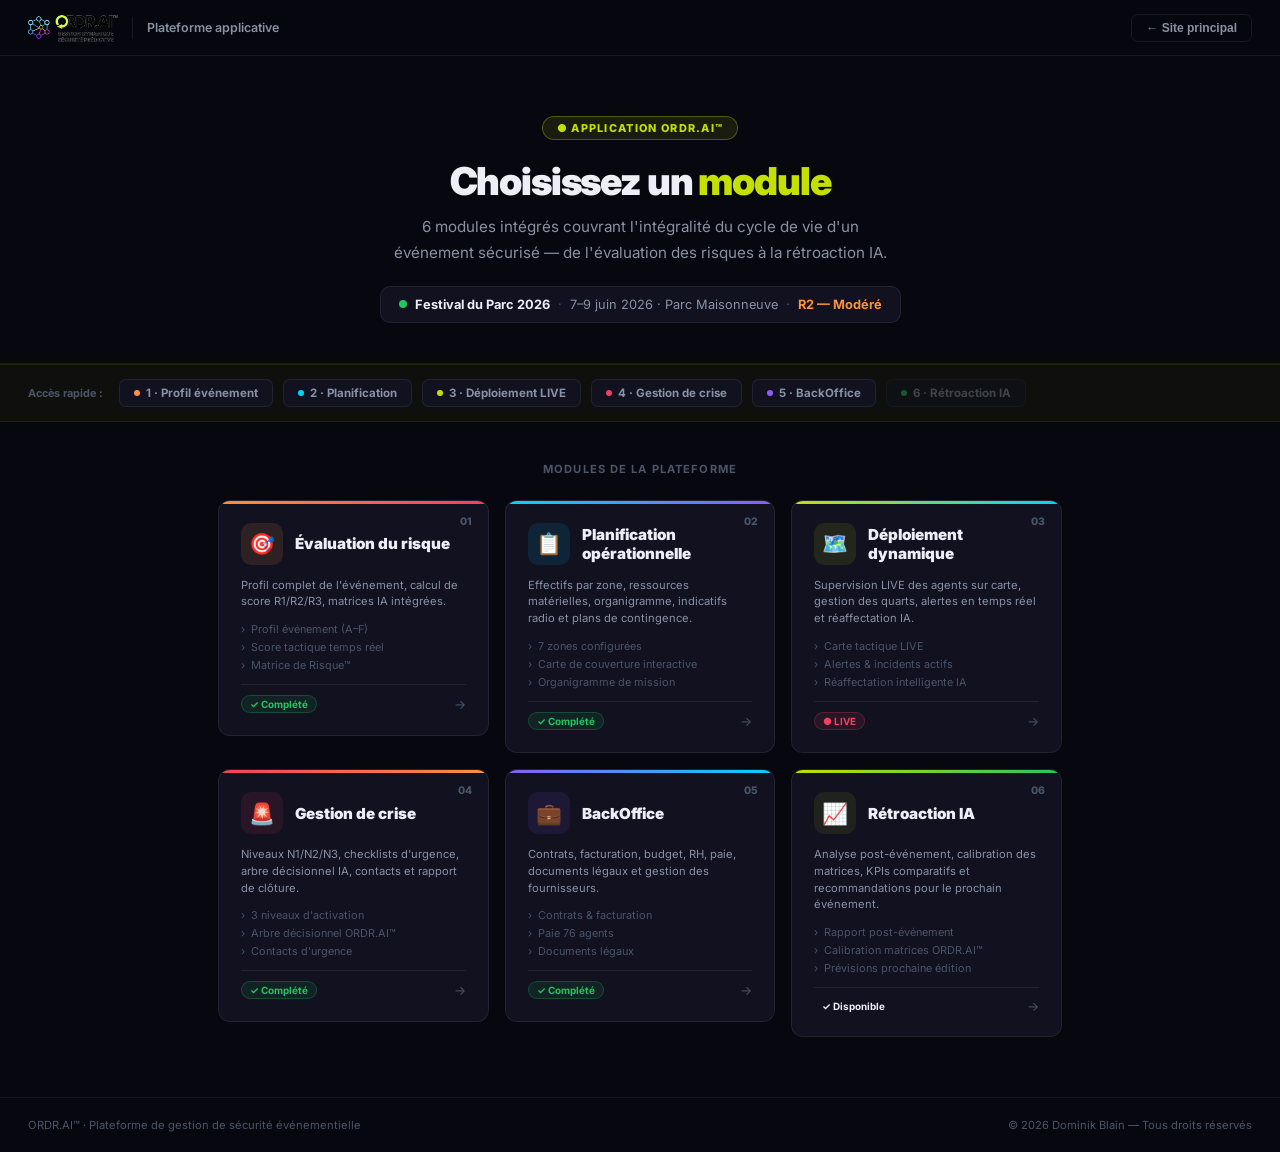
<file: app/index.html>
<!DOCTYPE html>
<html lang="fr">
<head>
  <meta charset="UTF-8" />
  <meta name="viewport" content="width=device-width, initial-scale=1.0" />
  <title>ORDR.AI™ — Application</title>
  <link href="https://fonts.googleapis.com/css2?family=Inter:wght@400;500;600;700;800;900&display=swap" rel="stylesheet" />
  <style>
    :root {
      --bg:#07070f; --bg-card:#111120; --bg-input:#16162a;
      --border:rgba(255,255,255,0.07); --border-accent:rgba(196,224,0,0.3);
      --accent:#c4e000; --accent-dim:rgba(196,224,0,0.10);
      --cyan:#00d4ff; --purple:#8b5cf6; --red:#f43f5e; --orange:#fb923c; --green:#22c55e;
      --text:#eeeef8; --text-2:#8892a4; --text-3:#4a5568;
      --font:'Inter',system-ui,sans-serif;
    }
    *{box-sizing:border-box;margin:0;padding:0}
    body{font-family:var(--font);background:var(--bg);color:var(--text);min-height:100vh;display:flex;flex-direction:column}
    a{text-decoration:none;color:inherit}

    /* TOPBAR */
    .topbar{height:56px;background:rgba(7,7,15,0.97);border-bottom:1px solid var(--border);display:flex;align-items:center;padding:0 28px;gap:14px;position:sticky;top:0;z-index:100}
    .topbar img{height:28px}
    .topbar-div{width:1px;height:22px;background:var(--border)}
    .topbar-title{font-size:0.78rem;color:var(--text-2);font-weight:600}
    .topbar-right{margin-left:auto;display:flex;gap:10px;align-items:center}
    .btn-back{background:transparent;border:1px solid var(--border);border-radius:7px;padding:6px 14px;font-size:0.75rem;font-weight:700;color:var(--text-2);cursor:pointer;transition:all 0.2s}
    .btn-back:hover{color:var(--text);border-color:rgba(255,255,255,0.2)}

    /* HERO */
    .hero{text-align:center;padding:60px 28px 40px;border-bottom:1px solid var(--border)}
    .hero-tag{display:inline-flex;align-items:center;gap:6px;font-size:0.68rem;font-weight:800;letter-spacing:0.12em;text-transform:uppercase;color:var(--accent);background:var(--accent-dim);border:1px solid var(--border-accent);border-radius:20px;padding:4px 14px;margin-bottom:18px}
    .hero-title{font-size:2.4rem;font-weight:900;letter-spacing:-0.03em;margin-bottom:10px}
    .hero-title span{color:var(--accent)}
    .hero-sub{font-size:0.95rem;color:var(--text-2);max-width:520px;margin:0 auto;line-height:1.7}
    .event-badge{display:inline-flex;align-items:center;gap:8px;margin-top:20px;background:var(--bg-card);border:1px solid var(--border);border-radius:10px;padding:10px 18px;font-size:0.8rem}
    .eb-dot{width:8px;height:8px;border-radius:50%;background:var(--green);animation:pulse 2s infinite}
    @keyframes pulse{0%,100%{opacity:1}50%{opacity:0.4}}

    /* MODULE GRID */
    .modules{max-width:900px;margin:0 auto;padding:40px 28px 60px;width:100%}
    .modules-title{font-size:0.7rem;font-weight:700;color:var(--text-3);letter-spacing:0.1em;text-transform:uppercase;text-align:center;margin-bottom:24px}
    .mod-grid{display:grid;grid-template-columns:repeat(3,1fr);gap:16px}
    .mod-card{background:var(--bg-card);border:1px solid var(--border);border-radius:12px;padding:22px;cursor:pointer;transition:all 0.25s;position:relative;overflow:hidden;display:flex;flex-direction:column;gap:12px}
    .mod-card::before{content:'';position:absolute;top:0;left:0;right:0;height:3px;background:var(--border);transition:background 0.25s}
    .mod-card:hover{border-color:rgba(255,255,255,0.12);transform:translateY(-3px);box-shadow:0 16px 40px rgba(0,0,0,0.4)}
    .mod-card.m1::before{background:linear-gradient(90deg,var(--orange),var(--red))}
    .mod-card.m2::before{background:linear-gradient(90deg,var(--cyan),var(--purple))}
    .mod-card.m3::before{background:linear-gradient(90deg,var(--accent),var(--cyan))}
    .mod-card.m4::before{background:linear-gradient(90deg,var(--red),var(--orange))}
    .mod-card.m5::before{background:linear-gradient(90deg,var(--purple),var(--cyan))}
    .mod-card.m6::before{background:linear-gradient(90deg,var(--accent),var(--green))}
    .mod-card:hover::before{filter:brightness(1.2)}
    .mod-header{display:flex;align-items:center;gap:12px}
    .mod-icon{width:42px;height:42px;border-radius:10px;display:flex;align-items:center;justify-content:center;font-size:1.3rem;flex-shrink:0}
    .mod-num{position:absolute;top:14px;right:16px;font-size:0.65rem;font-weight:800;color:var(--text-3)}
    .mod-name{font-size:0.95rem;font-weight:900}
    .mod-sub{font-size:0.7rem;color:var(--text-2);line-height:1.5;flex:1}
    .mod-features{display:flex;flex-direction:column;gap:4px}
    .mod-feat{font-size:0.68rem;color:var(--text-3);display:flex;align-items:center;gap:6px}
    .mod-feat::before{content:'›';color:var(--text-3)}
    .mod-footer{display:flex;align-items:center;justify-content:space-between;margin-top:auto;padding-top:10px;border-top:1px solid var(--border)}
    .mod-status{font-size:0.62rem;font-weight:700;padding:2px 8px;border-radius:10px}
    .ms-done{background:rgba(34,197,94,0.1);border:1px solid rgba(34,197,94,0.25);color:var(--green)}
    .ms-ready{background:var(--accent-dim);border:1px solid var(--border-accent);color:var(--accent)}
    .ms-new{background:rgba(139,92,246,0.1);border:1px solid rgba(139,92,246,0.25);color:var(--purple)}
    .mod-arrow{font-size:0.8rem;color:var(--text-3);transition:all 0.2s}
    .mod-card:hover .mod-arrow{color:var(--accent);transform:translateX(4px)}

    /* Quick access bar */
    .quick-bar{background:rgba(196,224,0,0.04);border-top:1px solid rgba(196,224,0,0.1);border-bottom:1px solid rgba(196,224,0,0.1);padding:14px 28px;display:flex;align-items:center;gap:10px;overflow-x:auto}
    .qb-label{font-size:0.68rem;font-weight:700;color:var(--text-3);white-space:nowrap;flex-shrink:0;margin-right:6px}
    .qb-btn{display:flex;align-items:center;gap:6px;background:var(--bg-card);border:1px solid var(--border);border-radius:7px;padding:6px 14px;font-size:0.72rem;font-weight:700;color:var(--text-2);cursor:pointer;transition:all 0.2s;white-space:nowrap;flex-shrink:0}
    .qb-btn:hover{border-color:var(--accent);color:var(--accent);background:var(--accent-dim)}
    .qb-btn .q-dot{width:6px;height:6px;border-radius:50%}

    footer{margin-top:auto;padding:20px 28px;border-top:1px solid var(--border);display:flex;justify-content:space-between;align-items:center}
    .ft-text{font-size:0.7rem;color:var(--text-3)}
  </style>
</head>
<body>

<div class="topbar">
  <img src="../assets/logos/logo_dark.png" alt="ORDR.AI" />
  <div class="topbar-div"></div>
  <span class="topbar-title">Plateforme applicative</span>
  <div class="topbar-right">
    <a href="../index.html"><button class="btn-back">← Site principal</button></a>
  </div>
</div>

<div class="hero">
  <div class="hero-tag">● Application ORDR.AI™</div>
  <h1 class="hero-title">Choisissez un <span>module</span></h1>
  <p class="hero-sub">6 modules intégrés couvrant l'intégralité du cycle de vie d'un événement sécurisé — de l'évaluation des risques à la rétroaction IA.</p>
  <div class="event-badge">
    <div class="eb-dot"></div>
    <strong>Festival du Parc 2026</strong>
    <span style="color:var(--text-3)">·</span>
    <span style="color:var(--text-2)">7–9 juin 2026 · Parc Maisonneuve</span>
    <span style="color:var(--text-3)">·</span>
    <span style="color:var(--orange);font-weight:700">R2 — Modéré</span>
  </div>
</div>

<!-- Quick access bar -->
<div class="quick-bar">
  <span class="qb-label">Accès rapide :</span>
  <a href="01-profil-evenement.html"><div class="qb-btn"><div class="q-dot" style="background:var(--orange)"></div>1 · Profil événement</div></a>
  <a href="02-planification.html"><div class="qb-btn"><div class="q-dot" style="background:var(--cyan)"></div>2 · Planification</div></a>
  <a href="03-deploiement.html"><div class="qb-btn"><div class="q-dot" style="background:var(--accent)"></div>3 · Déploiement LIVE</div></a>
  <a href="04-crise.html"><div class="qb-btn"><div class="q-dot" style="background:var(--red)"></div>4 · Gestion de crise</div></a>
  <a href="05-backoffice.html"><div class="qb-btn"><div class="q-dot" style="background:var(--purple)"></div>5 · BackOffice</div></a>
  <div class="qb-btn" style="opacity:0.4"><div class="q-dot" style="background:var(--green)"></div>6 · Rétroaction IA</div>
</div>

<div class="modules">
  <div class="modules-title">Modules de la plateforme</div>
  <div class="mod-grid">

    <a href="01-profil-evenement.html">
      <div class="mod-card m1">
        <div class="mod-num">01</div>
        <div class="mod-header">
          <div class="mod-icon" style="background:rgba(251,146,60,0.12)">🎯</div>
          <div class="mod-name">Évaluation du risque</div>
        </div>
        <div class="mod-sub">Profil complet de l'événement, calcul de score R1/R2/R3, matrices IA intégrées.</div>
        <div class="mod-features">
          <div class="mod-feat">Profil événement (A–F)</div>
          <div class="mod-feat">Score tactique temps réel</div>
          <div class="mod-feat">Matrice de Risque™</div>
        </div>
        <div class="mod-footer">
          <span class="mod-status ms-done">✓ Complété</span>
          <span class="mod-arrow">→</span>
        </div>
      </div>
    </a>

    <a href="02-planification.html">
      <div class="mod-card m2">
        <div class="mod-num">02</div>
        <div class="mod-header">
          <div class="mod-icon" style="background:rgba(0,212,255,0.1)">📋</div>
          <div class="mod-name">Planification opérationnelle</div>
        </div>
        <div class="mod-sub">Effectifs par zone, ressources matérielles, organigramme, indicatifs radio et plans de contingence.</div>
        <div class="mod-features">
          <div class="mod-feat">7 zones configurées</div>
          <div class="mod-feat">Carte de couverture interactive</div>
          <div class="mod-feat">Organigramme de mission</div>
        </div>
        <div class="mod-footer">
          <span class="mod-status ms-done">✓ Complété</span>
          <span class="mod-arrow">→</span>
        </div>
      </div>
    </a>

    <a href="03-deploiement.html">
      <div class="mod-card m3">
        <div class="mod-num">03</div>
        <div class="mod-header">
          <div class="mod-icon" style="background:rgba(196,224,0,0.1)">🗺️</div>
          <div class="mod-name">Déploiement dynamique</div>
        </div>
        <div class="mod-sub">Supervision LIVE des agents sur carte, gestion des quarts, alertes en temps réel et réaffectation IA.</div>
        <div class="mod-features">
          <div class="mod-feat">Carte tactique LIVE</div>
          <div class="mod-feat">Alertes & incidents actifs</div>
          <div class="mod-feat">Réaffectation intelligente IA</div>
        </div>
        <div class="mod-footer">
          <span class="mod-status ms-ready" style="background:rgba(244,63,94,0.1);border-color:rgba(244,63,94,0.25);color:var(--red)">● LIVE</span>
          <span class="mod-arrow">→</span>
        </div>
      </div>
    </a>

    <a href="04-crise.html">
      <div class="mod-card m4">
        <div class="mod-num">04</div>
        <div class="mod-header">
          <div class="mod-icon" style="background:rgba(244,63,94,0.1)">🚨</div>
          <div class="mod-name">Gestion de crise</div>
        </div>
        <div class="mod-sub">Niveaux N1/N2/N3, checklists d'urgence, arbre décisionnel IA, contacts et rapport de clôture.</div>
        <div class="mod-features">
          <div class="mod-feat">3 niveaux d'activation</div>
          <div class="mod-feat">Arbre décisionnel ORDR.AI™</div>
          <div class="mod-feat">Contacts d'urgence</div>
        </div>
        <div class="mod-footer">
          <span class="mod-status ms-done">✓ Complété</span>
          <span class="mod-arrow">→</span>
        </div>
      </div>
    </a>

    <a href="05-backoffice.html">
      <div class="mod-card m5">
        <div class="mod-num">05</div>
        <div class="mod-header">
          <div class="mod-icon" style="background:rgba(139,92,246,0.1)">💼</div>
          <div class="mod-name">BackOffice</div>
        </div>
        <div class="mod-sub">Contrats, facturation, budget, RH, paie, documents légaux et gestion des fournisseurs.</div>
        <div class="mod-features">
          <div class="mod-feat">Contrats & facturation</div>
          <div class="mod-feat">Paie 76 agents</div>
          <div class="mod-feat">Documents légaux</div>
        </div>
        <div class="mod-footer">
          <span class="mod-status ms-done">✓ Complété</span>
          <span class="mod-arrow">→</span>
        </div>
      </div>
    </a>

    <a href="06-retroaction.html" class="mod-card m6">
      <div class="mod-num">06</div>
      <div class="mod-header">
        <div class="mod-icon" style="background:rgba(196,224,0,0.08)">📈</div>
        <div class="mod-name">Rétroaction IA</div>
      </div>
      <div class="mod-sub">Analyse post-événement, calibration des matrices, KPIs comparatifs et recommandations pour le prochain événement.</div>
      <div class="mod-features">
        <div class="mod-feat">Rapport post-événement</div>
        <div class="mod-feat">Calibration matrices ORDR.AI™</div>
        <div class="mod-feat">Prévisions prochaine édition</div>
      </div>
      <div class="mod-footer">
        <span class="mod-status ms-live">✓ Disponible</span>
        <span class="mod-arrow">→</span>
      </div>
    </a>

  </div>
</div>

<footer>
  <div class="ft-text">ORDR.AI™ · Plateforme de gestion de sécurité événementielle</div>
  <div class="ft-text">© 2026 Dominik Blain — Tous droits réservés</div>
</footer>

</body>
</html>
</file>
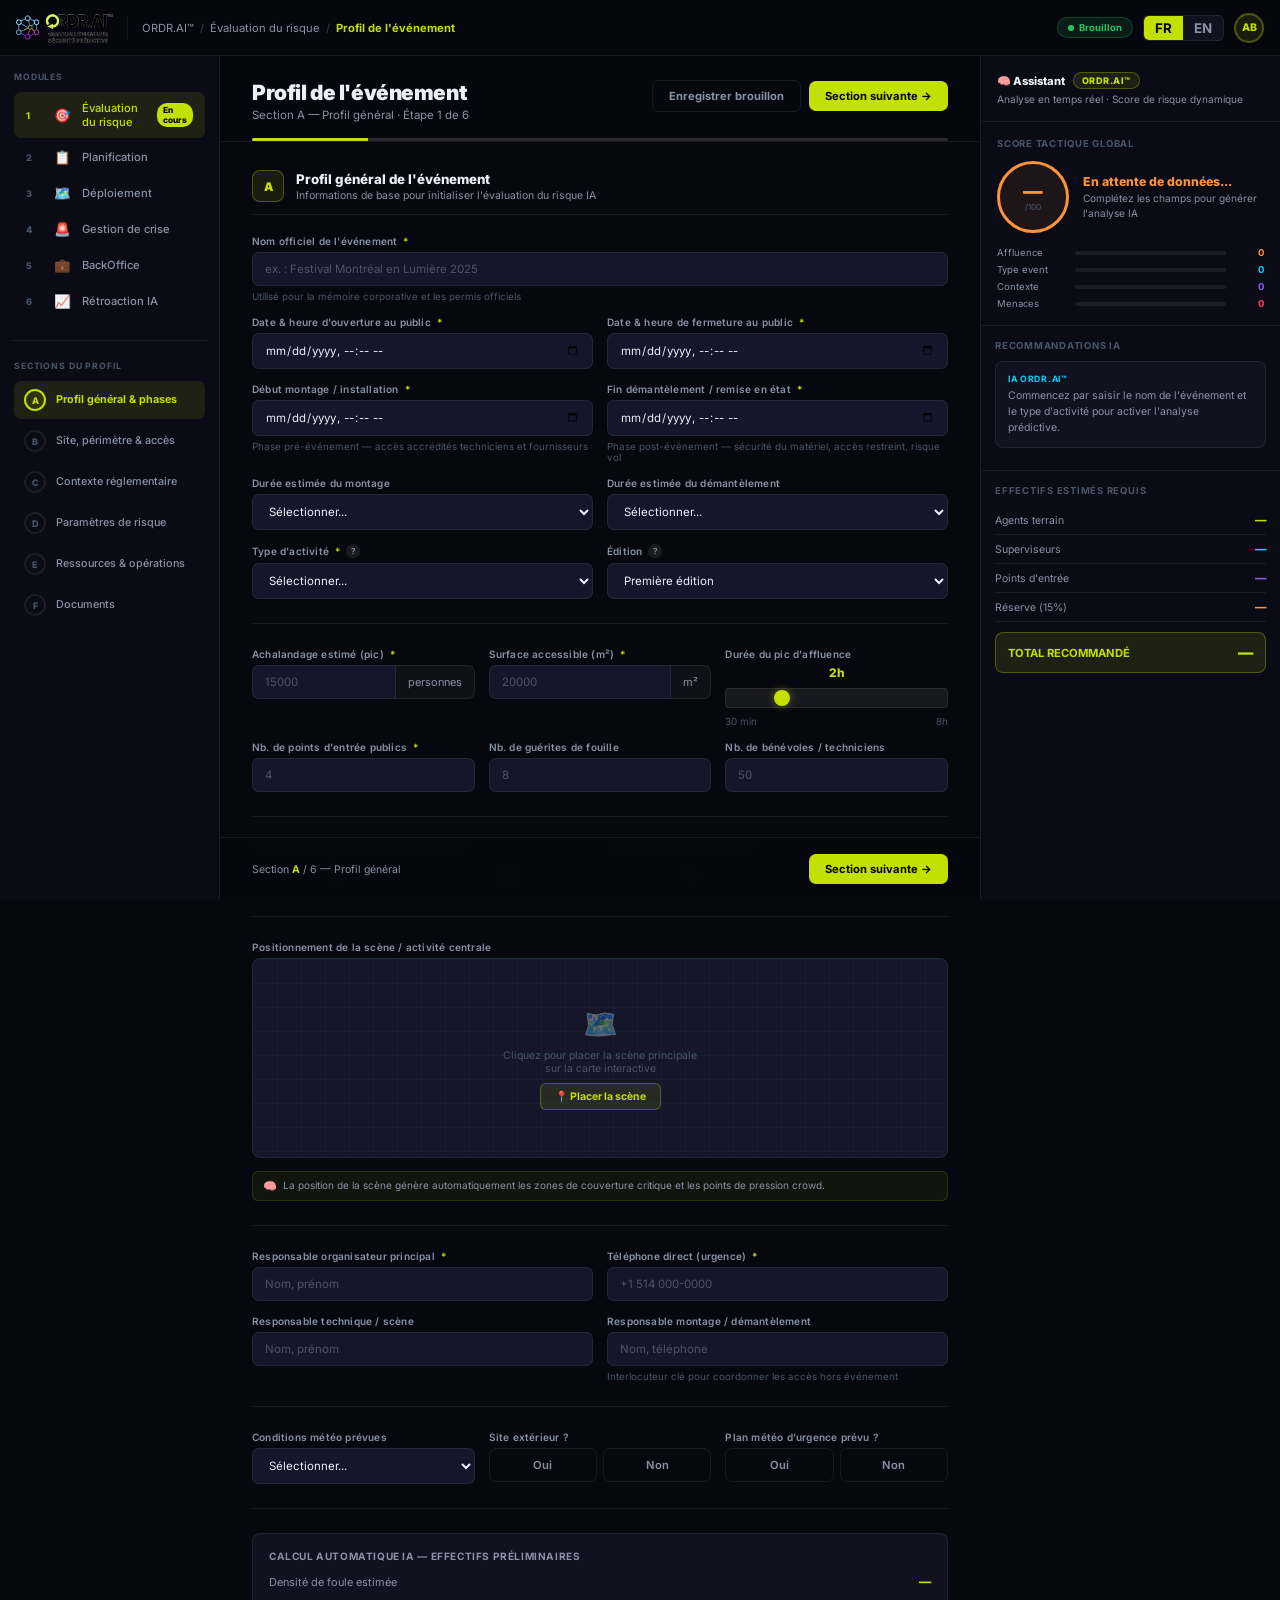
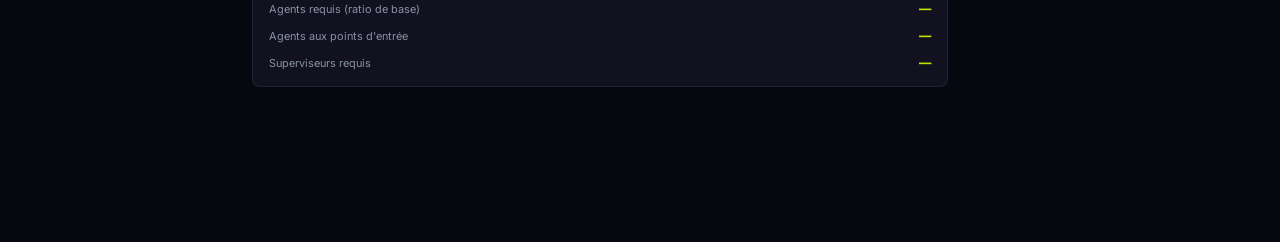
<file: app/01-profil-evenement.html>
<!DOCTYPE html>
<html lang="fr">
<head>
  <meta charset="UTF-8" />
<meta http-equiv="Cache-Control" content="no-cache, no-store, must-revalidate">
<meta http-equiv="Pragma" content="no-cache">
  <meta name="viewport" content="width=device-width, initial-scale=1.0" />
  <title>ORDR.AI™ — Profil de l'événement</title>
  <link href="https://fonts.googleapis.com/css2?family=Inter:wght@400;500;600;700;800;900&display=swap" rel="stylesheet" />
  <style>
    :root {
      --bg: #07070f;
      --bg-sidebar: #0b0b16;
      --bg-card: #111120;
      --bg-input: #16162a;
      --bg-hover: #1a1a2e;
      --border: rgba(255,255,255,0.07);
      --border-accent: rgba(196,224,0,0.3);
      --accent: #c4e000;
      --accent-dim: rgba(196,224,0,0.10);
      --cyan: #00d4ff;
      --cyan-dim: rgba(0,212,255,0.10);
      --purple: #8b5cf6;
      --red: #f43f5e;
      --orange: #fb923c;
      --green: #22c55e;
      --text: #eeeef8;
      --text-2: #8892a4;
      --text-3: #4a5568;
      --topbar-h: 56px;
      --sidebar-w: 220px;
      --right-w: 300px;
      --font: 'Inter', system-ui, sans-serif;
      --r: 8px;
    }
    *, *::before, *::after { box-sizing: border-box; margin: 0; padding: 0; }
    html { font-size: 14px; }
    body { font-family: var(--font); background: var(--bg); color: var(--text); min-height: 100vh; overflow-x: hidden; }
    a { text-decoration: none; color: inherit; }
    input, select, textarea, button { font-family: var(--font); }

    /* ── TOPBAR ── */
    .topbar {
      position: fixed; top: 0; left: 0; right: 0; height: var(--topbar-h);
      background: rgba(7,7,15,0.96); backdrop-filter: blur(16px);
      border-bottom: 1px solid var(--border);
      display: flex; align-items: center; padding: 0 16px; gap: 14px; z-index: 1000;
    }
    .topbar-logo { display: flex; align-items: center; gap: 8px; }
    .topbar-logo img { height: 30px; }
    .topbar-divider { width:1px; height:24px; background:var(--border); flex-shrink:0; }
    .topbar-breadcrumb {
      display: flex; align-items: center; gap: 6px; font-size: 0.8rem; color: var(--text-2);
    }
    .topbar-breadcrumb .crumb-active { color: var(--accent); font-weight: 700; }
    .topbar-breadcrumb .sep { opacity: 0.4; }
    .topbar-right { margin-left: auto; display: flex; align-items: center; gap: 10px; }
    .lang-toggle { display:flex; background:var(--bg-card); border:1px solid var(--border); border-radius:6px; overflow:hidden; font-size:0.72rem; }
    .lang-toggle button { padding:4px 11px; background:transparent; border:none; color:var(--text-2); cursor:pointer; font-weight:700; transition:all 0.2s; }
    .lang-toggle button.active { background:var(--accent); color:#000; }
    .badge-live { display:flex; align-items:center; gap:5px; background:rgba(34,197,94,0.12); border:1px solid rgba(34,197,94,0.25); color:var(--green); font-size:0.68rem; font-weight:700; padding:4px 10px; border-radius:20px; }
    .badge-live .dot { width:6px;height:6px;border-radius:50%;background:var(--green);animation:pulse 2s infinite; }
    @keyframes pulse{0%,100%{opacity:1}50%{opacity:0.4}}
    .avatar { width:30px;height:30px;border-radius:50%;background:var(--accent-dim);border:2px solid var(--border-accent);display:flex;align-items:center;justify-content:center;font-size:0.75rem;font-weight:800;color:var(--accent); }

    /* ── LAYOUT ── */
    .app { display:flex; padding-top:var(--topbar-h); min-height:100vh; }

    /* ── LEFT SIDEBAR ── */
    .sidebar {
      position:fixed; top:var(--topbar-h); left:0; width:var(--sidebar-w);
      height:calc(100vh - var(--topbar-h)); background:var(--bg-sidebar);
      border-right:1px solid var(--border); overflow-y:auto; z-index:900;
      display:flex; flex-direction:column;
    }
    .sidebar-header { padding:16px 14px 10px; }
    .sidebar-header .label { font-size:0.62rem; font-weight:700; color:var(--text-3); letter-spacing:0.1em; text-transform:uppercase; margin-bottom:10px; }
    .module-item {
      display:flex; align-items:center; gap:10px; padding:9px 12px; border-radius:7px;
      cursor:pointer; margin-bottom:2px; color:var(--text-2); font-size:0.8rem; font-weight:500;
      transition:all 0.2s; position:relative; text-decoration:none;
    }
    .module-item:hover { background:rgba(255,255,255,0.04); color:var(--text); }
    .module-item.active { background:var(--accent-dim); color:var(--accent); }
    .module-item .m-num { font-size:0.65rem; font-weight:800; color:var(--text-3); width:16px; flex-shrink:0; }
    .module-item.active .m-num { color:var(--accent); }
    .module-item .m-icon { font-size:0.95rem; width:20px; text-align:center; flex-shrink:0; }
    .module-item .m-badge { margin-left:auto; background:var(--accent); color:#000; font-size:0.6rem; font-weight:800; padding:2px 6px; border-radius:10px; }
    .sidebar-sep { height:1px; background:var(--border); margin:10px 12px; }

    /* Section nav (A-F wizard) */
    .section-nav { padding:10px 14px; flex:1; }
    .section-nav .label { font-size:0.62rem; font-weight:700; color:var(--text-3); letter-spacing:0.1em; text-transform:uppercase; margin-bottom:10px; }
    .section-step {
      display:flex; align-items:center; gap:10px; padding:8px 10px; border-radius:7px;
      cursor:pointer; margin-bottom:3px; font-size:0.78rem; transition:all 0.2s;
    }
    .section-step:hover { background:rgba(255,255,255,0.04); }
    .section-step.active { background:var(--accent-dim); }
    .step-dot {
      width:22px; height:22px; border-radius:50%; border:2px solid var(--border);
      display:flex; align-items:center; justify-content:center; font-size:0.65rem; font-weight:800;
      flex-shrink:0; color:var(--text-3); transition:all 0.2s;
    }
    .section-step.active .step-dot { border-color:var(--accent); color:var(--accent); background:var(--accent-dim); }
    .section-step.done .step-dot { border-color:var(--green); background:rgba(34,197,94,0.15); color:var(--green); }
    .step-label { font-weight:500; color:var(--text-2); font-size:0.77rem; line-height:1.3; }
    .section-step.active .step-label { color:var(--accent); font-weight:700; }
    .section-step.done .step-label { color:var(--text-2); }

    /* ── MAIN ── */
    .main {
      margin-left:var(--sidebar-w); margin-right:var(--right-w);
      flex:1; display:flex; flex-direction:column; min-width:0;
    }

    /* Page header */
    .page-header {
      padding:24px 32px 0; border-bottom:1px solid var(--border);
      background:rgba(7,7,15,0.6); backdrop-filter:blur(8px);
      position:sticky; top:var(--topbar-h); z-index:50;
    }
    .page-title-row { display:flex; align-items:flex-start; justify-content:space-between; margin-bottom:16px; }
    .page-title { font-size:1.5rem; font-weight:900; letter-spacing:-0.02em; }
    .page-title span { color:var(--accent); }
    .page-subtitle { font-size:0.82rem; color:var(--text-2); margin-top:3px; }
    .page-actions { display:flex; gap:8px; align-items:center; }
    .btn { padding:8px 16px; border-radius:7px; font-size:0.8rem; font-weight:700; cursor:pointer; border:none; transition:all 0.2s; }
    .btn-ghost { background:transparent; color:var(--text-2); border:1px solid var(--border); }
    .btn-ghost:hover { color:var(--text); border-color:rgba(255,255,255,0.2); }
    .btn-primary { background:var(--accent); color:#000; }
    .btn-primary:hover { background:#d4f000; transform:translateY(-1px); }
    .btn-outline { background:transparent; color:var(--accent); border:1px solid var(--border-accent); }
    .btn-outline:hover { background:var(--accent-dim); }

    /* Progress bar */
    .progress-bar { display:flex; gap:0; margin-bottom:0; }
    .progress-step {
      flex:1; height:3px; background:var(--border); position:relative; cursor:pointer;
    }
    .progress-step:first-child { border-radius:3px 0 0 3px; }
    .progress-step:last-child { border-radius:0 3px 3px 0; }
    .progress-step .fill { height:100%; border-radius:inherit; background:var(--border); transition:background 0.3s; }
    .progress-step.done .fill { background:var(--green); }
    .progress-step.active .fill { background:var(--accent); }
    .progress-step.active + .progress-step .fill { background:var(--border); }

    /* ── FORM AREA ── */
    .form-area { padding:28px 32px 60px; }

    .form-section { margin-bottom:32px; }
    .section-title-bar {
      display:flex; align-items:center; gap:12px; margin-bottom:20px;
      padding-bottom:12px; border-bottom:1px solid var(--border);
    }
    .section-letter {
      width:32px; height:32px; border-radius:8px; background:var(--accent-dim);
      border:1px solid var(--border-accent); display:flex; align-items:center;
      justify-content:center; font-size:0.85rem; font-weight:900; color:var(--accent); flex-shrink:0;
    }
    .section-title-text h3 { font-size:0.95rem; font-weight:800; }
    .section-title-text p { font-size:0.75rem; color:var(--text-2); margin-top:2px; }

    .field-grid { display:grid; gap:14px; }
    .fg-2 { grid-template-columns:1fr 1fr; }
    .fg-3 { grid-template-columns:1fr 1fr 1fr; }
    .fg-1 { grid-template-columns:1fr; }

    .field { display:flex; flex-direction:column; gap:5px; }
    .field label {
      font-size:0.72rem; font-weight:600; color:var(--text-2); letter-spacing:0.02em;
      display:flex; align-items:center; gap:6px;
    }
    .field label .req { color:var(--accent); }
    .field label .info-tip {
      width:14px;height:14px;border-radius:50%;background:rgba(255,255,255,0.08);
      display:inline-flex;align-items:center;justify-content:center;font-size:0.6rem;
      cursor:help;color:var(--text-2);
    }
    .field input, .field select, .field textarea {
      background:var(--bg-input); border:1px solid var(--border);
      border-radius:7px; padding:9px 12px; color:var(--text);
      font-size:0.82rem; transition:all 0.2s; width:100%;
    }
    .field input:focus, .field select:focus, .field textarea:focus {
      outline:none; border-color:var(--accent); box-shadow:0 0 0 3px rgba(196,224,0,0.12);
    }
    .field input::placeholder, .field textarea::placeholder { color:var(--text-3); }
    .field select option { background:var(--bg-card); }
    .field textarea { resize:vertical; min-height:80px; }
    .field .hint { font-size:0.7rem; color:var(--text-3); }
    .field .ai-hint {
      display:flex; align-items:flex-start; gap:6px; padding:7px 10px;
      background:rgba(196,224,0,0.06); border:1px solid rgba(196,224,0,0.15);
      border-radius:6px; font-size:0.72rem; color:var(--text-2); margin-top:3px;
    }
    .field .ai-hint .ai-icon { color:var(--accent); flex-shrink:0; font-size:0.8rem; }

    /* Input with unit */
    .input-group { display:flex; }
    .input-group input { border-radius:7px 0 0 7px; flex:1; }
    .input-unit {
      padding:9px 12px; background:rgba(255,255,255,0.04); border:1px solid var(--border);
      border-left:none; border-radius:0 7px 7px 0; font-size:0.78rem; color:var(--text-2);
      white-space:nowrap; display:flex; align-items:center;
    }

    /* Toggle yes/no */
    .yn-toggle { display:flex; gap:6px; }
    .yn-btn {
      flex:1; padding:9px; border:1px solid var(--border); border-radius:7px;
      background:transparent; color:var(--text-2); font-size:0.8rem; font-weight:600;
      cursor:pointer; transition:all 0.2s; text-align:center;
    }
    .yn-btn:hover { border-color:rgba(255,255,255,0.2); color:var(--text); }
    .yn-btn.selected-yes { background:rgba(34,197,94,0.12); border-color:rgba(34,197,94,0.4); color:var(--green); }
    .yn-btn.selected-no  { background:rgba(244,63,94,0.10); border-color:rgba(244,63,94,0.3); color:var(--red); }

    /* Radio group */
    .radio-group { display:flex; flex-wrap:wrap; gap:8px; }
    .radio-btn {
      padding:7px 14px; border:1px solid var(--border); border-radius:20px;
      background:transparent; color:var(--text-2); font-size:0.78rem; font-weight:500;
      cursor:pointer; transition:all 0.2s;
    }
    .radio-btn:hover { border-color:rgba(255,255,255,0.2); color:var(--text); }
    .radio-btn.selected { background:var(--accent-dim); border-color:var(--border-accent); color:var(--accent); font-weight:700; }

    /* Checkboxes */
    .check-grid { display:flex; flex-wrap:wrap; gap:8px; }
    .check-item {
      display:flex; align-items:center; gap:7px; padding:7px 12px;
      border:1px solid var(--border); border-radius:7px; cursor:pointer; transition:all 0.2s;
      font-size:0.78rem; color:var(--text-2);
    }
    .check-item:hover { border-color:rgba(255,255,255,0.15); color:var(--text); }
    .check-item.checked { background:var(--accent-dim); border-color:var(--border-accent); color:var(--accent); }
    .check-item input[type=checkbox] { display:none; }
    .check-box { width:15px;height:15px;border:2px solid var(--border);border-radius:4px;display:flex;align-items:center;justify-content:center;flex-shrink:0; }
    .check-item.checked .check-box { border-color:var(--accent);background:var(--accent); }
    .check-item.checked .check-box::after { content:'✓'; font-size:0.65rem; color:#000; font-weight:900; }

    /* Slider */
    .slider-wrap { display:flex; flex-direction:column; gap:8px; }
    .slider-labels { display:flex; justify-content:space-between; font-size:0.7rem; color:var(--text-3); }
    .slider-val { text-align:center; font-size:0.85rem; font-weight:800; color:var(--accent); }
    input[type=range] {
      width:100%; height:4px; appearance:none; background:var(--border);
      border-radius:4px; outline:none; cursor:pointer;
    }
    input[type=range]::-webkit-slider-thumb {
      appearance:none; width:16px; height:16px; border-radius:50%;
      background:var(--accent); cursor:pointer; box-shadow:0 0 8px rgba(196,224,0,0.4);
    }
    input[type=range]::-webkit-slider-runnable-track { border-radius:4px; }

    /* Map placeholder */
    .map-placeholder {
      background:var(--bg-input); border:1px solid var(--border); border-radius:var(--r);
      height:200px; position:relative; overflow:hidden; cursor:pointer; transition:border-color 0.2s;
    }
    .map-placeholder:hover { border-color:var(--border-accent); }
    .map-grid {
      position:absolute;inset:0;
      background-image: linear-gradient(rgba(0,212,255,0.04) 1px,transparent 1px), linear-gradient(90deg,rgba(0,212,255,0.04) 1px,transparent 1px);
      background-size:24px 24px;
    }
    .map-overlay {
      position:absolute;inset:0;display:flex;flex-direction:column;align-items:center;justify-content:center;gap:8px;
    }
    .map-overlay .map-icon { font-size:2rem; opacity:0.4; }
    .map-overlay p { font-size:0.75rem; color:var(--text-3); text-align:center; max-width:200px; }
    .map-overlay .map-btn {
      padding:6px 14px; background:var(--accent-dim); border:1px solid var(--border-accent);
      border-radius:6px; font-size:0.75rem; font-weight:700; color:var(--accent); cursor:pointer;
    }
    .map-pin { position:absolute; width:10px;height:10px;border-radius:50%;transform:translate(-50%,-50%); }
    .map-pin::after { content:'';position:absolute;inset:-4px;border-radius:50%;border:2px solid currentColor;opacity:0.4;animation:expand 2s infinite; }
    @keyframes expand{0%{transform:scale(1);opacity:0.4}100%{transform:scale(2.5);opacity:0}}

    /* File upload */
    .file-zone {
      border:2px dashed var(--border); border-radius:var(--r); padding:20px;
      text-align:center; cursor:pointer; transition:all 0.2s; position:relative;
    }
    .file-zone:hover { border-color:var(--border-accent); background:var(--accent-dim); }
    .file-zone input[type=file] { position:absolute;inset:0;opacity:0;cursor:pointer; }
    .file-zone .file-icon { font-size:1.5rem; margin-bottom:6px; opacity:0.5; }
    .file-zone p { font-size:0.75rem; color:var(--text-2); }
    .file-zone .file-types { font-size:0.68rem; color:var(--text-3); margin-top:3px; }
    .file-list { display:flex; flex-direction:column; gap:6px; margin-top:10px; }
    .file-item {
      display:flex;align-items:center;gap:8px;padding:7px 10px;
      background:rgba(34,197,94,0.08);border:1px solid rgba(34,197,94,0.2);border-radius:6px;
      font-size:0.75rem; color:var(--text);
    }
    .file-item .fi-icon { color:var(--green); }
    .file-item .fi-size { margin-left:auto; color:var(--text-3); font-size:0.7rem; }
    .file-item .fi-del { color:var(--text-3); cursor:pointer; padding:2px; }
    .file-item .fi-del:hover { color:var(--red); }

    /* Divider */
    .form-divider { height:1px; background:var(--border); margin:24px 0; }

    /* Live calculator card */
    .calc-card {
      background:var(--bg-card); border:1px solid var(--border); border-radius:var(--r);
      padding:16px; display:flex; flex-direction:column; gap:12px;
    }
    .calc-card .calc-title { font-size:0.72rem; font-weight:700; color:var(--text-2); letter-spacing:0.06em; text-transform:uppercase; }
    .calc-row { display:flex; justify-content:space-between; align-items:center; }
    .calc-row .cr-label { font-size:0.78rem; color:var(--text-2); }
    .calc-row .cr-val { font-size:0.88rem; font-weight:800; color:var(--accent); }
    .calc-row .cr-val.warn { color:var(--orange); }
    .calc-row .cr-val.danger { color:var(--red); }

    /* Conditional sub-form */
    .sub-form { margin-top:12px; padding:14px; background:var(--bg-input); border:1px solid var(--border); border-radius:var(--r); }

    /* ── RIGHT PANEL ── */
    .right-panel {
      position:fixed; top:var(--topbar-h); right:0; width:var(--right-w);
      height:calc(100vh - var(--topbar-h)); background:var(--bg-sidebar);
      border-left:1px solid var(--border); overflow-y:auto; z-index:900;
      display:flex; flex-direction:column;
    }
    .rp-header { padding:16px; border-bottom:1px solid var(--border); }
    .rp-title { font-size:0.8rem; font-weight:800; display:flex; align-items:center; gap:8px; }
    .rp-title .ordr-badge { background:var(--accent-dim); border:1px solid var(--border-accent); color:var(--accent); font-size:0.65rem; font-weight:800; padding:2px 8px; border-radius:10px; letter-spacing:0.05em; }
    .rp-subtitle { font-size:0.72rem; color:var(--text-2); margin-top:4px; }

    /* Risk score */
    .risk-score-wrap { padding:16px; border-bottom:1px solid var(--border); }
    .risk-score-title { font-size:0.68rem; font-weight:700; color:var(--text-3); letter-spacing:0.08em; text-transform:uppercase; margin-bottom:12px; }
    .risk-score-display { display:flex; align-items:center; gap:14px; margin-bottom:14px; }
    .risk-circle {
      width:72px; height:72px; border-radius:50%; flex-shrink:0;
      display:flex; flex-direction:column; align-items:center; justify-content:center;
      border:3px solid var(--orange); background:rgba(251,146,60,0.08);
      position:relative;
    }
    .risk-circle .rs-val { font-size:1.4rem; font-weight:900; color:var(--orange); line-height:1; }
    .risk-circle .rs-max { font-size:0.6rem; color:var(--text-3); }
    .risk-legend { flex:1; }
    .risk-label { font-size:0.88rem; font-weight:800; color:var(--orange); margin-bottom:2px; }
    .risk-desc { font-size:0.72rem; color:var(--text-2); line-height:1.4; }
    .risk-bar-wrap { display:flex; flex-direction:column; gap:6px; }
    .risk-bar-row { display:flex; align-items:center; gap:8px; }
    .rbl { font-size:0.68rem; color:var(--text-2); width:70px; flex-shrink:0; }
    .rb { flex:1; height:4px; background:var(--border); border-radius:4px; overflow:hidden; }
    .rb .rbf { height:100%; border-radius:4px; transition:width 0.6s ease; }
    .rbv { font-size:0.68rem; font-weight:700; width:30px; text-align:right; flex-shrink:0; }

    /* IA suggestions */
    .ia-suggestions { padding:14px; border-bottom:1px solid var(--border); }
    .ia-s-title { font-size:0.68rem; font-weight:700; color:var(--text-3); letter-spacing:0.08em; text-transform:uppercase; margin-bottom:10px; }
    .ia-card {
      background:var(--bg-card); border:1px solid var(--border); border-radius:var(--r);
      padding:12px; margin-bottom:8px; cursor:pointer; transition:all 0.2s;
    }
    .ia-card:hover { border-color:var(--border-accent); background:var(--bg-hover); }
    .ia-card .ia-type { font-size:0.62rem; font-weight:700; letter-spacing:0.08em; text-transform:uppercase; margin-bottom:4px; }
    .ia-card .ia-type.warn { color:var(--orange); }
    .ia-card .ia-type.info { color:var(--cyan); }
    .ia-card .ia-type.ok   { color:var(--green); }
    .ia-card .ia-msg { font-size:0.75rem; color:var(--text-2); line-height:1.5; }
    .ia-card .ia-action { margin-top:6px; font-size:0.7rem; font-weight:700; color:var(--accent); }

    /* Required agents */
    .agents-calc { padding:14px; }
    .ac-title { font-size:0.68rem; font-weight:700; color:var(--text-3); letter-spacing:0.08em; text-transform:uppercase; margin-bottom:10px; }
    .ac-row { display:flex; justify-content:space-between; align-items:center; padding:7px 0; border-bottom:1px solid var(--border); }
    .ac-row:last-child { border:none; }
    .ac-label { font-size:0.75rem; color:var(--text-2); }
    .ac-val { font-size:0.82rem; font-weight:800; }
    .ac-total-row { display:flex; justify-content:space-between; align-items:center; padding:10px 12px; background:var(--accent-dim); border:1px solid var(--border-accent); border-radius:var(--r); margin-top:10px; }
    .ac-total-label { font-size:0.8rem; font-weight:700; color:var(--accent); }
    .ac-total-val { font-size:1.1rem; font-weight:900; color:var(--accent); }

    /* section visibility */
    .form-section { display:none; }
    .form-section.visible { display:block; }

    /* Nav buttons */
    .nav-buttons {
      display:flex; justify-content:space-between; align-items:center;
      padding:16px 32px; border-top:1px solid var(--border);
      position:sticky; bottom:0; background:rgba(7,7,15,0.95); backdrop-filter:blur(8px);
    }
    .nav-info { font-size:0.75rem; color:var(--text-2); }
    .nav-info strong { color:var(--accent); }

    /* Scrollbar */
    ::-webkit-scrollbar{width:5px}::-webkit-scrollbar-track{background:transparent}::-webkit-scrollbar-thumb{background:var(--border);border-radius:3px}
  </style>
</head>
<body>

<!-- TOPBAR -->
<header class="topbar">
  <div class="topbar-logo">
    <img src="../assets/logos/logo_dark.png" alt="ORDR.AI" />
  </div>
  <div class="topbar-divider"></div>
  <div class="topbar-breadcrumb">
    <span>ORDR.AI™</span>
    <span class="sep">/</span>
    <span id="bc1">Évaluation du risque</span>
    <span class="sep">/</span>
    <span class="crumb-active" id="bc2">Profil de l'événement</span>
  </div>
  <div class="topbar-right">
    <div class="badge-live"><span class="dot"></span><span id="lbl-live">Brouillon</span></div>
    <div class="lang-toggle">
      <button onclick="setLang('fr')" class="active" data-l="fr">FR</button>
      <button onclick="setLang('en')" data-l="en">EN</button>
    </div>
    <div class="avatar">AB</div>
  </div>
</header>

<div class="app">

  <!-- LEFT SIDEBAR -->
  <aside class="sidebar">
    <div class="sidebar-header">
      <div class="label" data-fr="Modules" data-en="Modules">Modules</div>
      <div class="module-item active">
        <span class="m-num">1</span>
        <span class="m-icon">🎯</span>
        <span data-fr="Évaluation du risque" data-en="Risk assessment">Évaluation du risque</span>
        <span class="m-badge">En cours</span>
      </div>
      <a href="02-planification.html" class="module-item">
        <span class="m-num">2</span><span class="m-icon">📋</span>
        <span data-fr="Planification" data-en="Planning">Planification</span>
      </a>
      <a href="03-deploiement.html" class="module-item">
        <span class="m-num">3</span><span class="m-icon">🗺️</span>
        <span data-fr="Déploiement" data-en="Deployment">Déploiement</span>
      </a>
      <a href="04-crise.html" class="module-item">
        <span class="m-num">4</span><span class="m-icon">🚨</span>
        <span data-fr="Gestion de crise" data-en="Crisis management">Gestion de crise</span>
      </a>
      <a href="05-backoffice.html" class="module-item">
        <span class="m-num">5</span><span class="m-icon">💼</span>
        <span data-fr="BackOffice" data-en="BackOffice">BackOffice</span>
      </a>
      <a href="06-retroaction.html" class="module-item">
        <span class="m-num">6</span><span class="m-icon">📈</span>
        <span data-fr="Rétroaction IA" data-en="AI Feedback">Rétroaction IA</span>
      </a>
    </div>

    <div class="sidebar-sep"></div>

    <div class="section-nav">
      <div class="label" data-fr="Sections du profil" data-en="Profile sections">Sections du profil</div>

      <div class="section-step active" onclick="goSection(0)">
        <div class="step-dot">A</div>
        <div class="step-label" data-fr="Profil général & phases" data-en="General profile & phases">Profil général & phases</div>
      </div>
      <div class="section-step" onclick="goSection(1)">
        <div class="step-dot">B</div>
        <div class="step-label" data-fr="Site, périmètre & accès" data-en="Site, perimeter & access">Site, périmètre & accès</div>
      </div>
      <div class="section-step" onclick="goSection(2)">
        <div class="step-dot">C</div>
        <div class="step-label" data-fr="Contexte réglementaire" data-en="Regulatory context">Contexte réglementaire</div>
      </div>
      <div class="section-step" onclick="goSection(3)">
        <div class="step-dot">D</div>
        <div class="step-label" data-fr="Paramètres de risque" data-en="Risk parameters">Paramètres de risque</div>
      </div>
      <div class="section-step" onclick="goSection(4)">
        <div class="step-dot">E</div>
        <div class="step-label" data-fr="Ressources & opérations" data-en="Resources & operations">Ressources & opérations</div>
      </div>
      <div class="section-step" onclick="goSection(5)">
        <div class="step-dot">F</div>
        <div class="step-label" data-fr="Documents" data-en="Documents">Documents</div>
      </div>
    </div>
  </aside>

  <!-- MAIN -->
  <main class="main">

    <!-- PAGE HEADER -->
    <div class="page-header">
      <div class="page-title-row">
        <div>
          <div class="page-title" data-fr='Profil de l&apos;événement' data-en="Event profile">Profil de l'événement</div>
          <div class="page-subtitle" data-fr="Section A — Profil général · Étape 1 de 6" data-en="Section A — General profile · Step 1 of 6" id="page-subtitle">Section A — Profil général · Étape 1 de 6</div>
        </div>
        <div class="page-actions">
          <button class="btn btn-ghost" data-fr="Enregistrer brouillon" data-en="Save draft">Enregistrer brouillon</button>
          <button class="btn btn-primary" onclick="nextSection()" id="btn-next" data-fr="Section suivante →" data-en="Next section →">Section suivante →</button>
        </div>
      </div>
      <div class="progress-bar" id="progressBar">
        <div class="progress-step active"><div class="fill"></div></div>
        <div class="progress-step"><div class="fill"></div></div>
        <div class="progress-step"><div class="fill"></div></div>
        <div class="progress-step"><div class="fill"></div></div>
        <div class="progress-step"><div class="fill"></div></div>
        <div class="progress-step"><div class="fill"></div></div>
      </div>
    </div>

    <!-- FORM AREA -->
    <div class="form-area">

      <!-- ═══ SECTION A ═══ -->
      <div class="form-section visible" id="sec-A">
        <div class="section-title-bar">
          <div class="section-letter">A</div>
          <div class="section-title-text">
            <h3 data-fr="Profil général de l'événement" data-en="General event profile">Profil général de l'événement</h3>
            <p data-fr="Informations de base pour initialiser l'évaluation du risque IA" data-en="Basic information to initialize the AI risk assessment">Informations de base pour initialiser l'évaluation du risque IA</p>
          </div>
        </div>

        <div class="field-grid fg-2">
          <div class="field" style="grid-column:1/-1">
            <label><span data-fr="Nom officiel de l'événement" data-en="Official event name">Nom officiel de l'événement</span> <span class="req">*</span></label>
            <input type="text" id="nom-evenement" placeholder="ex. : Festival Montréal en Lumière 2025" oninput="updateRiskScore()" />
            <div class="hint" data-fr="Utilisé pour la mémoire corporative et les permis officiels" data-en="Used for corporate memory and official permits">Utilisé pour la mémoire corporative et les permis officiels</div>
          </div>

          <div class="field">
            <label><span data-fr="Date & heure d'ouverture au public" data-en="Public opening date & time">Date & heure d'ouverture au public</span> <span class="req">*</span></label>
            <input type="datetime-local" id="date-debut" onchange="updateRiskScore()" />
          </div>
          <div class="field">
            <label><span data-fr="Date & heure de fermeture au public" data-en="Public closing date & time">Date & heure de fermeture au public</span> <span class="req">*</span></label>
            <input type="datetime-local" id="date-fin" onchange="updateRiskScore()" />
          </div>

          <div class="field">
            <label><span data-fr="Début montage / installation" data-en="Setup / installation start">Début montage / installation</span> <span class="req">*</span></label>
            <input type="datetime-local" id="date-montage" onchange="updateRiskScore()" />
            <div class="hint" data-fr="Phase pré-événement — accès accrédités techniciens et fournisseurs" data-en="Pre-event phase — accredited access for technicians and suppliers">Phase pré-événement — accès accrédités techniciens et fournisseurs</div>
          </div>
          <div class="field">
            <label><span data-fr="Fin démantèlement / remise en état" data-en="Dismantling / restoration end">Fin démantèlement / remise en état</span> <span class="req">*</span></label>
            <input type="datetime-local" id="date-demantelement" onchange="updateRiskScore()" />
            <div class="hint" data-fr="Phase post-événement — sécurité du matériel, accès restreint, risque vol" data-en="Post-event phase — equipment security, restricted access, theft risk">Phase post-événement — sécurité du matériel, accès restreint, risque vol</div>
          </div>

          <div class="field">
            <label><span data-fr="Durée estimée du montage" data-en="Estimated setup duration">Durée estimée du montage</span></label>
            <select id="duree-montage" onchange="updateRiskScore()">
              <option value="" data-fr="Sélectionner..." data-en="Select...">Sélectionner...</option>
              <option value="0.5" data-fr="Moins de 12h" data-en="Less than 12h">Moins de 12h</option>
              <option value="1" data-fr="1 journée" data-en="1 day">1 journée</option>
              <option value="2" data-fr="2 journées" data-en="2 days">2 journées</option>
              <option value="3" data-fr="3 journées et plus" data-en="3 days or more">3 journées et plus</option>
            </select>
          </div>
          <div class="field">
            <label><span data-fr="Durée estimée du démantèlement" data-en="Estimated dismantling duration">Durée estimée du démantèlement</span></label>
            <select id="duree-demantelement" onchange="updateRiskScore()">
              <option value="" data-fr="Sélectionner..." data-en="Select...">Sélectionner...</option>
              <option value="0.5" data-fr="Moins de 12h" data-en="Less than 12h">Moins de 12h</option>
              <option value="1" data-fr="1 journée" data-en="1 day">1 journée</option>
              <option value="2" data-fr="2 journées" data-en="2 days">2 journées</option>
              <option value="3" data-fr="3 journées et plus" data-en="3 days or more">3 journées et plus</option>
            </select>
          </div>

          <div class="field">
            <label><span data-fr="Type d'activité" data-en="Activity type">Type d'activité</span> <span class="req">*</span> <span class="info-tip" title="Ajuste automatiquement les matrices de risque">?</span></label>
            <select id="type-activite" onchange="updateRiskScore()">
              <option value="" data-fr="Sélectionner..." data-en="Select...">Sélectionner...</option>
              <option value="festival" data-fr="Festival culturel" data-en="Cultural festival">Festival culturel</option>
              <option value="sportif" data-fr="Événement sportif" data-en="Sports event">Événement sportif</option>
              <option value="spectacle" data-fr="Spectacle / Concert" data-en="Show / Concert">Spectacle / Concert</option>
              <option value="corporate" data-fr="Événement corporatif" data-en="Corporate event">Événement corporatif</option>
              <option value="politique" data-fr="Événement politique / public" data-en="Political / public event">Événement politique / public</option>
              <option value="manifestion" data-fr="Manifestation / Rassemblement" data-en="Demonstration / Rally">Manifestation / Rassemblement</option>
              <option value="salon" data-fr="Salon / Foire / Exposition" data-en="Trade show / Exhibition">Salon / Foire / Exposition</option>
            </select>
          </div>
          <div class="field">
            <label>
              <span data-fr="Édition" data-en="Edition">Édition</span>
              <span class="info-tip" title="Première édition ou récurrente">?</span>
            </label>
            <select id="edition" onchange="updateRiskScore()">
              <option value="nouvelle" data-fr="Première édition" data-en="First edition">Première édition</option>
              <option value="recurrente" data-fr="Édition récurrente (historique disponible)" data-en="Recurring edition (history available)">Édition récurrente (historique disponible)</option>
            </select>
          </div>
        </div>

        <div class="form-divider"></div>

        <div class="field-grid fg-3">
          <div class="field">
            <label><span data-fr="Achalandage estimé (pic)" data-en="Estimated attendance (peak)">Achalandage estimé (pic)</span> <span class="req">*</span></label>
            <div class="input-group">
              <input type="number" id="achalandage" placeholder="15000" min="0" oninput="updateRiskScore()" />
              <div class="input-unit" data-fr="personnes" data-en="persons">personnes</div>
            </div>
          </div>
          <div class="field">
            <label><span data-fr="Surface accessible (m²)" data-en="Accessible area (m²)">Surface accessible (m²)</span> <span class="req">*</span></label>
            <div class="input-group">
              <input type="number" id="surface" placeholder="20000" min="0" oninput="updateRiskScore()" />
              <div class="input-unit">m²</div>
            </div>
            <div class="ai-hint" id="density-hint" style="display:none">
              <span class="ai-icon">🧠</span>
              <span id="density-text"></span>
            </div>
          </div>
          <div class="field">
            <label><span data-fr="Durée du pic d'affluence" data-en="Peak attendance duration">Durée du pic d'affluence</span></label>
            <div class="slider-wrap">
              <div class="slider-val" id="slider-val">2h</div>
              <input type="range" id="duree-pic" min="0.5" max="8" step="0.5" value="2" oninput="updateSlider(this.value)" />
              <div class="slider-labels"><span>30 min</span><span>8h</span></div>
            </div>
          </div>

          <div class="field">
            <label><span data-fr="Nb. de points d'entrée publics" data-en="No. of public entry points">Nb. de points d'entrée publics</span> <span class="req">*</span></label>
            <input type="number" id="entrees" placeholder="4" min="1" oninput="updateRiskScore()" />
          </div>
          <div class="field">
            <label><span data-fr="Nb. de guérites de fouille" data-en="No. of search booths">Nb. de guérites de fouille</span></label>
            <input type="number" id="guerites" placeholder="8" min="0" oninput="updateRiskScore()" />
          </div>
          <div class="field">
            <label><span data-fr="Nb. de bénévoles / techniciens" data-en="No. of volunteers / technicians">Nb. de bénévoles / techniciens</span></label>
            <input type="number" id="benevoles" placeholder="50" min="0" oninput="updateRiskScore()" />
          </div>
        </div>

        <div class="form-divider"></div>

        <div class="field-grid fg-2">
          <div class="field">
            <label><span data-fr="Zones cloisonnées ou niveaux multiples ?" data-en="Partitioned zones or multiple levels?">Zones cloisonnées ou niveaux multiples ?</span></label>
            <div class="yn-toggle">
              <button class="yn-btn" onclick="setYN(this,'zones-cloison','oui')" data-fr="Oui" data-en="Yes">Oui</button>
              <button class="yn-btn" onclick="setYN(this,'zones-cloison','non')" data-fr="Non" data-en="No">Non</button>
            </div>
            <input type="hidden" id="zones-cloison" value="" />
            <div class="sub-form" id="sub-zones" style="display:none">
              <div class="field">
                <label data-fr="Nombre de zones / niveaux distincts" data-en="Number of distinct zones / levels">Nombre de zones / niveaux distincts</label>
                <input type="number" placeholder="3" min="1" />
              </div>
            </div>
          </div>

          <div class="field">
            <label><span data-fr="Corridors de sécurité requis ?" data-en="Security corridors required?">Corridors de sécurité requis ?</span></label>
            <div class="yn-toggle">
              <button class="yn-btn" onclick="setYN(this,'corridors','oui')" data-fr="Oui" data-en="Yes">Oui</button>
              <button class="yn-btn" onclick="setYN(this,'corridors','non')" data-fr="Non" data-en="No">Non</button>
            </div>
            <input type="hidden" id="corridors" value="" />
          </div>
        </div>

        <div class="form-divider"></div>

        <div class="field">
          <label><span data-fr="Positionnement de la scène / activité centrale" data-en="Stage / main activity positioning">Positionnement de la scène / activité centrale</span></label>
          <div class="map-placeholder" id="map-scene">
            <div class="map-grid"></div>
            <div class="map-overlay" id="map-overlay-scene">
              <div class="map-icon">🗺️</div>
              <p data-fr="Cliquez pour placer la scène principale sur la carte interactive" data-en="Click to place the main stage on the interactive map">Cliquez pour placer la scène principale sur la carte interactive</p>
              <div class="map-btn" onclick="placePin('map-scene')" data-fr="📍 Placer la scène" data-en="📍 Place stage">📍 Placer la scène</div>
            </div>
          </div>
          <div class="ai-hint" style="margin-top:8px">
            <span class="ai-icon">🧠</span>
            <span data-fr="La position de la scène génère automatiquement les zones de couverture critique et les points de pression crowd." data-en="Stage position automatically generates critical coverage zones and crowd pressure points.">La position de la scène génère automatiquement les zones de couverture critique et les points de pression crowd.</span>
          </div>
        </div>

        <div class="form-divider"></div>

        <!-- CONTACTS ORGANISATEURS -->
        <div class="field-grid fg-2">
          <div class="field">
            <label><span data-fr="Responsable organisateur principal" data-en="Main event organizer">Responsable organisateur principal</span> <span class="req">*</span></label>
            <input type="text" id="organisateur-nom" placeholder="Nom, prénom" />
          </div>
          <div class="field">
            <label><span data-fr="Téléphone direct (urgence)" data-en="Direct phone (emergency)">Téléphone direct (urgence)</span> <span class="req">*</span></label>
            <input type="tel" id="organisateur-tel" placeholder="+1 514 000-0000" />
          </div>
          <div class="field">
            <label><span data-fr="Responsable technique / scène" data-en="Technical / stage manager">Responsable technique / scène</span></label>
            <input type="text" placeholder="Nom, prénom" />
          </div>
          <div class="field">
            <label><span data-fr="Responsable montage / démantèlement" data-en="Setup / dismantling manager">Responsable montage / démantèlement</span></label>
            <input type="text" id="resp-montage" placeholder="Nom, téléphone" />
            <div class="hint" data-fr="Interlocuteur clé pour coordonner les accès hors événement" data-en="Key contact for coordinating access outside event hours">Interlocuteur clé pour coordonner les accès hors événement</div>
          </div>
        </div>

        <div class="form-divider"></div>

        <!-- CONDITIONS MÉTÉO -->
        <div class="field-grid fg-3">
          <div class="field">
            <label><span data-fr="Conditions météo prévues" data-en="Expected weather conditions">Conditions météo prévues</span></label>
            <select id="meteo" onchange="updateRiskScore()">
              <option value="" data-fr="Sélectionner..." data-en="Select...">Sélectionner...</option>
              <option value="beau" data-fr="Beau temps / ensoleillé" data-en="Clear / sunny">Beau temps / ensoleillé</option>
              <option value="nuageux" data-fr="Nuageux / variable" data-en="Cloudy / variable">Nuageux / variable</option>
              <option value="pluie" data-fr="Pluie probable" data-en="Rain likely">Pluie probable</option>
              <option value="orage" data-fr="Orages / vents forts" data-en="Storms / strong winds">Orages / vents forts</option>
              <option value="froid" data-fr="Froid extrême (&lt;-15°C)" data-en="Extreme cold (&lt;-15°C)">Froid extrême (&lt;-15°C)</option>
              <option value="chaleur" data-fr="Canicule (&gt;35°C)" data-en="Heat wave (&gt;35°C)">Canicule (&gt;35°C)</option>
            </select>
          </div>
          <div class="field">
            <label><span data-fr="Site extérieur ?" data-en="Outdoor venue?">Site extérieur ?</span></label>
            <div class="yn-toggle">
              <button class="yn-btn" onclick="setYN(this,'exterieur','oui')">Oui</button>
              <button class="yn-btn" onclick="setYN(this,'exterieur','non')">Non</button>
            </div>
            <input type="hidden" id="exterieur" value="" />
          </div>
          <div class="field">
            <label><span data-fr="Plan météo d'urgence prévu ?" data-en="Emergency weather plan in place?">Plan météo d'urgence prévu ?</span></label>
            <div class="yn-toggle">
              <button class="yn-btn" onclick="setYN(this,'plan-meteo','oui')">Oui</button>
              <button class="yn-btn" onclick="setYN(this,'plan-meteo','non')">Non</button>
            </div>
            <input type="hidden" id="plan-meteo" value="" />
          </div>
        </div>

        <!-- Live calculator -->
        <div class="form-divider"></div>
        <div class="calc-card">
          <div class="calc-title" data-fr="Calcul automatique IA — Effectifs préliminaires" data-en="AI Auto-calculation — Preliminary staffing">Calcul automatique IA — Effectifs préliminaires</div>
          <div class="calc-row">
            <span class="cr-label" data-fr="Densité de foule estimée" data-en="Estimated crowd density">Densité de foule estimée</span>
            <span class="cr-val" id="calc-density">—</span>
          </div>
          <div class="calc-row">
            <span class="cr-label" data-fr="Agents requis (ratio de base)" data-en="Required agents (base ratio)">Agents requis (ratio de base)</span>
            <span class="cr-val" id="calc-agents">—</span>
          </div>
          <div class="calc-row">
            <span class="cr-label" data-fr="Agents aux points d'entrée" data-en="Agents at entry points">Agents aux points d'entrée</span>
            <span class="cr-val" id="calc-entrees">—</span>
          </div>
          <div class="calc-row">
            <span class="cr-label" data-fr="Superviseurs requis" data-en="Required supervisors">Superviseurs requis</span>
            <span class="cr-val" id="calc-sup">—</span>
          </div>
        </div>
      </div>

      <!-- ═══ SECTION B ═══ -->
      <div class="form-section" id="sec-B">
        <div class="section-title-bar">
          <div class="section-letter" style="color:var(--cyan);border-color:rgba(0,212,255,0.3);background:rgba(0,212,255,0.08)">B</div>
          <div class="section-title-text">
            <h3 data-fr="Profil du site & périmètre" data-en="Site & perimeter profile">Profil du site & périmètre</h3>
            <p data-fr="Localisation, plan du site, zones sensibles et points d'accès" data-en="Location, site plan, sensitive zones and access points">Localisation, plan du site, zones sensibles et points d'accès</p>
          </div>
        </div>

        <div class="field-grid fg-1">
          <div class="field">
            <label><span data-fr="Adresse civique principale" data-en="Main civic address">Adresse civique principale</span> <span class="req">*</span></label>
            <input type="text" id="adresse" placeholder="ex. : 1000 rue Saint-Denis, Montréal, QC" oninput="updateRiskScore()" />
            <div class="ai-hint">
              <span class="ai-icon">🧠</span>
              <span data-fr="Géocodage automatique → rattachement au plan interactif et aux services d'urgence locaux." data-en="Automatic geocoding → linked to interactive map and local emergency services.">Géocodage automatique → rattachement au plan interactif et aux services d'urgence locaux.</span>
            </div>
          </div>

          <div class="field">
            <label><span data-fr="Plan du site (PDF / DWG / Image)" data-en="Site plan (PDF / DWG / Image)">Plan du site (PDF / DWG / Image)</span></label>
            <div class="file-zone" id="fz-plan">
              <input type="file" accept=".pdf,.dwg,.png,.jpg,.svg" onchange="handleFile(this,'fz-plan','plan-files')" />
              <div class="file-icon">📐</div>
              <p data-fr="Glissez le plan du site ici ou cliquez pour parcourir" data-en="Drag site plan here or click to browse">Glissez le plan du site ici ou cliquez pour parcourir</p>
              <div class="file-types">PDF · DWG · PNG · JPG · SVG</div>
            </div>
            <div class="file-list" id="plan-files"></div>
          </div>

          <div class="field">
            <label><span data-fr="Zones sensibles sur le site" data-en="Sensitive zones on site">Zones sensibles sur le site</span></label>
            <div class="check-grid" id="zones-sensibles">
              <div class="check-item" onclick="toggleCheck(this)"><div class="check-box"></div><span data-fr="🎤 Scène principale" data-en="🎤 Main stage">🎤 Scène principale</span></div>
              <div class="check-item" onclick="toggleCheck(this)"><div class="check-box"></div><span data-fr="⭐ Zone VIP" data-en="⭐ VIP zone">⭐ Zone VIP</span></div>
              <div class="check-item" onclick="toggleCheck(this)"><div class="check-box"></div><span data-fr="🚪 Coulisses" data-en="🚪 Backstage">🚪 Coulisses</span></div>
              <div class="check-item" onclick="toggleCheck(this)"><div class="check-box"></div><span data-fr="💊 Zone médicale" data-en="💊 Medical zone">💊 Zone médicale</span></div>
              <div class="check-item" onclick="toggleCheck(this)"><div class="check-box"></div><span data-fr="🔋 Zone technique" data-en="🔋 Technical zone">🔋 Zone technique</span></div>
              <div class="check-item" onclick="toggleCheck(this)"><div class="check-box"></div><span data-fr="🚗 Stationnement" data-en="🚗 Parking">🚗 Stationnement</span></div>
              <div class="check-item" onclick="toggleCheck(this)"><div class="check-box"></div><span data-fr="🍺 Zone alcool" data-en="🍺 Alcohol zone">🍺 Zone alcool</span></div>
              <div class="check-item" onclick="toggleCheck(this)"><div class="check-box"></div><span data-fr="🧒 Zone enfants" data-en="🧒 Children zone">🧒 Zone enfants</span></div>
              <div class="check-item" onclick="toggleCheck(this)"><div class="check-box"></div><span data-fr="🚛 Zone livraison / chargement" data-en="🚛 Loading / delivery zone">🚛 Zone livraison / chargement</span></div>
              <div class="check-item" onclick="toggleCheck(this)"><div class="check-box"></div><span data-fr="🔧 Zone montage / technique" data-en="🔧 Setup / technical zone">🔧 Zone montage / technique</span></div>
              <div class="check-item" onclick="toggleCheck(this)"><div class="check-box"></div><span data-fr="🍽️ Restauration / food trucks" data-en="🍽️ Food & beverage area">🍽️ Restauration / food trucks</span></div>
              <div class="check-item" onclick="toggleCheck(this)"><div class="check-box"></div><span data-fr="🅿️ Zone presse / médias" data-en="🅿️ Press / media zone">🅿️ Zone presse / médias</span></div>
            </div>
          </div>

          <div class="field">
            <label><span data-fr="Nb. de techniciens / équipes montage" data-en="No. of technicians / setup crews">Nb. de techniciens / équipes montage</span></label>
            <div class="input-group">
              <input type="number" id="nb-techniciens" placeholder="30" min="0" oninput="updateRiskScore()" />
              <div class="input-unit" data-fr="personnes" data-en="persons">personnes</div>
            </div>
            <div class="hint" data-fr="Accréditations requises — inclure dans le plan d'accès montage" data-en="Accreditations required — include in setup access plan">Accréditations requises — inclure dans le plan d'accès montage</div>
          </div>

          <div class="field">
            <label><span data-fr="Système d'accréditation prévu" data-en="Planned accreditation system">Système d'accréditation prévu</span></label>
            <select id="accreditation">
              <option value="" data-fr="Sélectionner..." data-en="Select...">Sélectionner...</option>
              <option value="laissez-passer" data-fr="Laissez-passer papier" data-en="Paper pass">Laissez-passer papier</option>
              <option value="badge-couleur" data-fr="Badge couleur par zone" data-en="Color badge by zone">Badge couleur par zone</option>
              <option value="qr" data-fr="QR code / NFC" data-en="QR code / NFC">QR code / NFC</option>
              <option value="biometrique" data-fr="Biométrique / facial" data-en="Biometric / facial">Biométrique / facial</option>
            </select>
          </div>

          <div class="field">
            <label><span data-fr="Gestion des files d'attente entrées" data-en="Entry queue management">Gestion des files d'attente entrées</span></label>
            <select id="gestion-file" onchange="updateRiskScore()">
              <option value="" data-fr="Sélectionner..." data-en="Select...">Sélectionner...</option>
              <option value="libre" data-fr="Accès libre (sans file organisée)" data-en="Free access (no organized queue)">Accès libre (sans file organisée)</option>
              <option value="serpentin" data-fr="File serpentin avec barrières" data-en="Serpentine queue with barriers">File serpentin avec barrières</option>
              <option value="zones" data-fr="Zones d'attente délimitées" data-en="Designated waiting zones">Zones d'attente délimitées</option>
              <option value="numerotee" data-fr="File numérotée / horaire d'entrée" data-en="Numbered queue / entry time slots">File numérotée / horaire d'entrée</option>
            </select>
            <div class="ai-hint" style="margin-top:6px">
              <span class="ai-icon">🧠</span>
              <span data-fr="Les files non gérées augmentent significativement le score de risque en zone entrée." data-en="Unmanaged queues significantly increase the risk score in entry zones.">Les files non gérées augmentent significativement le score de risque en zone entrée.</span>
            </div>
          </div>
        </div>

        <div class="form-divider"></div>

        <div class="field-grid fg-3">
          <div class="field">
            <label><span data-fr="Largeur cumulée des accès (m)" data-en="Total access width (m)">Largeur cumulée des accès (m)</span></label>
            <div class="input-group">
              <input type="number" id="largeur-acces" placeholder="24" min="0" oninput="updateRiskScore()" />
              <div class="input-unit">m</div>
            </div>
            <div class="hint" data-fr="Débit théorique : 82 pers/min par mètre de largeur" data-en="Theoretical flow: 82 persons/min per meter of width">Débit théorique : 82 pers/min par mètre de largeur</div>
          </div>
          <div class="field">
            <label><span data-fr="Accès de service / secours distincts ?" data-en="Separate service / emergency access?">Accès de service / secours distincts ?</span></label>
            <div class="yn-toggle">
              <button class="yn-btn" onclick="setYN(this,'acces-secours','oui')">Oui</button>
              <button class="yn-btn" onclick="setYN(this,'acces-secours','non')">Non</button>
            </div>
            <input type="hidden" id="acces-secours" value="" />
          </div>
          <div class="field">
            <label><span data-fr="Caractéristiques du terrain" data-en="Terrain characteristics">Caractéristiques du terrain</span></label>
            <select id="terrain" onchange="updateRiskScore()">
              <option value="" data-fr="Sélectionner..." data-en="Select...">Sélectionner...</option>
              <option value="plat" data-fr="Terrain plat" data-en="Flat terrain">Terrain plat</option>
              <option value="pente" data-fr="Terrain en pente" data-en="Sloped terrain">Terrain en pente</option>
              <option value="escaliers" data-fr="Escaliers / gradins" data-en="Stairs / bleachers">Escaliers / gradins</option>
              <option value="mixte" data-fr="Configuration mixte" data-en="Mixed configuration">Configuration mixte</option>
            </select>
          </div>
        </div>

        <div class="form-divider"></div>

        <div class="field">
          <label><span data-fr="Zones de rassemblement en cas d'évacuation" data-en="Assembly zones in case of evacuation">Zones de rassemblement en cas d'évacuation</span></label>
          <div class="map-placeholder" id="map-evac">
            <div class="map-grid"></div>
            <div class="map-overlay" id="map-overlay-evac">
              <div class="map-icon">🚨</div>
              <p data-fr="Délimitez les zones d'évacuation sur la carte interactive" data-en="Delineate evacuation zones on the interactive map">Délimitez les zones d'évacuation sur la carte interactive</p>
              <div class="map-btn" onclick="placePin('map-evac')" data-fr="📍 Ajouter une zone" data-en="📍 Add a zone">📍 Ajouter une zone</div>
            </div>
          </div>
        </div>
      </div>

      <!-- ═══ SECTION C ═══ -->
      <div class="form-section" id="sec-C">
        <div class="section-title-bar">
          <div class="section-letter" style="color:var(--purple);border-color:rgba(139,92,246,0.3);background:rgba(139,92,246,0.08)">C</div>
          <div class="section-title-text">
            <h3 data-fr="Contexte réglementaire & partenaires" data-en="Regulatory context & partners">Contexte réglementaire & partenaires</h3>
            <p data-fr="Permis, autorisations, partenaires municipaux et couverture médicale" data-en="Permits, authorizations, municipal partners and medical coverage">Permis, autorisations, partenaires municipaux et couverture médicale</p>
          </div>
        </div>

        <div class="field">
          <label><span data-fr="Permis municipaux requis" data-en="Required municipal permits">Permis municipaux requis</span></label>
          <div class="check-grid">
            <div class="check-item" onclick="toggleCheck(this)"><div class="check-box"></div><span data-fr="🍺 Permis alcool" data-en="🍺 Alcohol permit">🍺 Permis alcool</span></div>
            <div class="check-item" onclick="toggleCheck(this)"><div class="check-box"></div><span data-fr="🎆 Pyrotechnie" data-en="🎆 Pyrotechnics">🎆 Pyrotechnie</span></div>
            <div class="check-item" onclick="toggleCheck(this)"><div class="check-box"></div><span data-fr="🔊 Permis bruit" data-en="🔊 Noise permit">🔊 Permis bruit</span></div>
            <div class="check-item" onclick="toggleCheck(this)"><div class="check-box"></div><span data-fr="🚧 Occupation voie publique" data-en="🚧 Public road occupation">🚧 Occupation voie publique</span></div>
            <div class="check-item" onclick="toggleCheck(this)"><div class="check-box"></div><span data-fr="🏗️ Installation temporaire" data-en="🏗️ Temporary installation">🏗️ Installation temporaire</span></div>
            <div class="check-item" onclick="toggleCheck(this)"><div class="check-box"></div><span data-fr="🐕 Maître-chien" data-en="🐕 Dog handler">🐕 Maître-chien</span></div>
          </div>
        </div>

        <div class="form-divider"></div>

        <div class="field-grid fg-2">
          <div class="field">
            <label><span data-fr="Collaboration SPVM / SQ / Service incendie ?" data-en="SPVM / SQ / Fire department collaboration?">Collaboration SPVM / SQ / Service incendie ?</span></label>
            <div class="yn-toggle">
              <button class="yn-btn" onclick="setYN(this,'collab-spvm','oui')">Oui</button>
              <button class="yn-btn" onclick="setYN(this,'collab-spvm','non')">Non</button>
            </div>
            <input type="hidden" id="collab-spvm" value="" />
            <div class="sub-form" id="sub-spvm" style="display:none">
              <div class="field-grid fg-2">
                <div class="field">
                  <label data-fr="Service partenaire" data-en="Partner service">Service partenaire</label>
                  <select><option>SPVM</option><option>Sûreté du Québec</option><option>Service incendie</option><option>Urgences-santé</option></select>
                </div>
                <div class="field">
                  <label data-fr="Contact responsable" data-en="Responsible contact">Contact responsable</label>
                  <input type="text" placeholder="Nom, badge, téléphone" />
                </div>
              </div>
            </div>
          </div>

          <div class="field">
            <label><span data-fr="Couverture médicale prévue" data-en="Planned medical coverage">Couverture médicale prévue</span></label>
            <select id="couverture-med" onchange="updateRiskScore()">
              <option value="" data-fr="Sélectionner..." data-en="Select...">Sélectionner...</option>
              <option value="premiers-soins" data-fr="Premiers soins seulement" data-en="First aid only">Premiers soins seulement</option>
              <option value="infirmiere" data-fr="Infirmière + premiers soins" data-en="Nurse + first aid">Infirmière + premiers soins</option>
              <option value="medecin" data-fr="Médecin sur site + ambulance en attente" data-en="On-site physician + standby ambulance">Médecin sur site + ambulance en attente</option>
              <option value="complet" data-fr="Dispositif médical complet (multi-équipes)" data-en="Full medical setup (multi-team)">Dispositif médical complet (multi-équipes)</option>
            </select>
          </div>

          <div class="field">
            <label><span data-fr="Assureur événementiel" data-en="Event insurer">Assureur événementiel</span></label>
            <input type="text" placeholder="Nom de l'assureur" />
          </div>

          <div class="field">
            <label><span data-fr="Montant de couverture RC" data-en="Liability coverage amount">Montant de couverture RC</span></label>
            <div class="input-group">
              <input type="number" placeholder="2000000" min="0" />
              <div class="input-unit">$</div>
            </div>
          </div>
        </div>

        <div class="field" style="margin-top:14px">
          <label><span data-fr="Ententes officielles / partenariats" data-en="Official agreements / partnerships">Ententes officielles / partenariats</span></label>
          <textarea placeholder="Décrivez les ententes en place avec les partenaires (municipalité, police, sécurité privée...)"></textarea>
        </div>
      </div>

      <!-- ═══ SECTION D ═══ -->
      <div class="form-section" id="sec-D">
        <div class="section-title-bar">
          <div class="section-letter" style="color:var(--orange);border-color:rgba(251,146,60,0.3);background:rgba(251,146,60,0.08)">D</div>
          <div class="section-title-text">
            <h3 data-fr="Paramètres de risque spécifiques" data-en="Specific risk parameters">Paramètres de risque spécifiques</h3>
            <p data-fr="Profil de la clientèle, antécédents, menaces et présences VIP" data-en="Client profile, history, threats and VIP presence">Profil de la clientèle, antécédents, menaces et présences VIP</p>
          </div>
        </div>

        <div class="field-grid fg-1">
          <div class="field">
            <label><span data-fr="Profil de la clientèle attendue" data-en="Expected audience profile">Profil de la clientèle attendue</span> <span class="req">*</span></label>
            <div class="radio-group" id="profil-client">
              <button class="radio-btn" onclick="selectRadio(this,'profil-client')" data-fr="👨‍👩‍👧 Familial" data-en="👨‍👩‍👧 Family">👨‍👩‍👧 Familial</button>
              <button class="radio-btn" onclick="selectRadio(this,'profil-client')" data-fr="🧑 Jeunes adultes (18-30)" data-en="🧑 Young adults (18-30)">🧑 Jeunes adultes (18-30)</button>
              <button class="radio-btn" onclick="selectRadio(this,'profil-client')" data-fr="👥 Mixte tout âge" data-en="👥 All ages mixed">👥 Mixte tout âge</button>
              <button class="radio-btn" onclick="selectRadio(this,'profil-client')" data-fr="💼 Corporatif" data-en="💼 Corporate">💼 Corporatif</button>
              <button class="radio-btn" onclick="selectRadio(this,'profil-client')" data-fr="📣 Militant / Politique" data-en="📣 Activist / Political">📣 Militant / Politique</button>
            </div>
          </div>

          <div class="field">
            <label><span data-fr="Consommation d'alcool prévue" data-en="Expected alcohol consumption">Consommation d'alcool prévue</span> <span class="req">*</span></label>
            <select id="alcool" onchange="updateRiskScore()">
              <option value="" data-fr="Sélectionner..." data-en="Select...">Sélectionner...</option>
              <option value="aucun" data-fr="Aucune consommation" data-en="No consumption">Aucune consommation</option>
              <option value="moderee" data-fr="Modérée (bière, vin)" data-en="Moderate (beer, wine)">Modérée (bière, vin)</option>
              <option value="forte" data-fr="Forte (bar open / shots)" data-en="Strong (open bar / shots)">Forte (bar open / shots)</option>
            </select>
          </div>

          <div class="field">
            <label><span data-fr="Antécédents d'incidents (éditions précédentes)" data-en="Incident history (previous editions)">Antécédents d'incidents (éditions précédentes)</span></label>
            <select id="antecedents" onchange="updateRiskScore()">
              <option value="aucun" data-fr="Aucun incident connu" data-en="No known incidents">Aucun incident connu</option>
              <option value="mineurs" data-fr="Incidents mineurs seulement" data-en="Minor incidents only">Incidents mineurs seulement</option>
              <option value="moderés" data-fr="Incidents modérés (interventions, bagarres)" data-en="Moderate incidents (interventions, fights)">Incidents modérés (interventions, bagarres)</option>
              <option value="majeurs" data-fr="Incidents majeurs (arrestations, hospitalisation)" data-en="Major incidents (arrests, hospitalization)">Incidents majeurs (arrestations, hospitalisation)</option>
            </select>
            <div class="field" style="margin-top:8px">
              <textarea id="detail-antecedents" placeholder="Décrivez les incidents passés pertinents pour le système de mémoire corporative ORDR.AI™..." rows="3"></textarea>
            </div>
          </div>

          <div class="field">
            <label><span data-fr="Artistes, dignitaires ou personnalités sensibles ?" data-en="Artists, dignitaries, or sensitive VIP?">Artistes, dignitaires ou personnalités sensibles ?</span></label>
            <div class="yn-toggle">
              <button class="yn-btn" onclick="setYN(this,'vip','oui');document.getElementById('sub-vip').style.display='block'">Oui</button>
              <button class="yn-btn" onclick="setYN(this,'vip','non');document.getElementById('sub-vip').style.display='none'">Non</button>
            </div>
            <input type="hidden" id="vip" value="" />
            <div class="sub-form" id="sub-vip" style="display:none">
              <div class="field-grid fg-2">
                <div class="field"><label>Nom / Titre</label><input type="text" placeholder="ex. : Artiste X, Ministre Y" /></div>
                <div class="field"><label data-fr="Niveau de protection requis" data-en="Required protection level">Niveau de protection requis</label>
                  <select><option>Standard</option><option>Renforcée</option><option>Escorte rapprochée</option></select>
                </div>
              </div>
            </div>
          </div>

          <div class="field">
            <label><span data-fr="Menaces reconnues ou contexte particulier" data-en="Known threats or special context">Menaces reconnues ou contexte particulier</span></label>
            <div class="check-grid" id="menaces">
              <div class="check-item" onclick="toggleCheck(this);updateRiskScore()"><div class="check-box"></div><span data-fr="📣 Désordre public potentiel" data-en="📣 Potential public disorder">📣 Désordre public potentiel</span></div>
              <div class="check-item" onclick="toggleCheck(this);updateRiskScore()"><div class="check-box"></div><span data-fr="✊ Militants organisés" data-en="✊ Organized activists">✊ Militants organisés</span></div>
              <div class="check-item" onclick="toggleCheck(this);updateRiskScore()"><div class="check-box"></div><span data-fr="⚠️ Menace terroriste évaluée" data-en="⚠️ Assessed terrorist threat">⚠️ Menace terroriste évaluée</span></div>
              <div class="check-item" onclick="toggleCheck(this);updateRiskScore()"><div class="check-box"></div><span data-fr="🌩️ Risque météo sévère" data-en="🌩️ Severe weather risk">🌩️ Risque météo sévère</span></div>
              <div class="check-item" onclick="toggleCheck(this);updateRiskScore()"><div class="check-box"></div><span data-fr="🚗 Risque attentat véhicule" data-en="🚗 Vehicle attack risk">🚗 Risque attentat véhicule</span></div>
            </div>
          </div>
        </div>
      </div>

      <!-- ═══ SECTION E ═══ -->
      <div class="form-section" id="sec-E">
        <div class="section-title-bar">
          <div class="section-letter" style="color:var(--green);border-color:rgba(34,197,94,0.3);background:rgba(34,197,94,0.08)">E</div>
          <div class="section-title-text">
            <h3 data-fr="Ressources disponibles & contraintes" data-en="Available resources & constraints">Ressources disponibles & contraintes</h3>
            <p data-fr="Capacité humaine, budget et contraintes opérationnelles" data-en="Human capacity, budget and operational constraints">Capacité humaine, budget et contraintes opérationnelles</p>
          </div>
        </div>

        <div class="field-grid fg-2">
          <div class="field">
            <label><span data-fr="Nombre max. d'agents mobilisables" data-en="Max. number of mobilizable agents">Nombre max. d'agents mobilisables</span> <span class="req">*</span></label>
            <input type="number" id="agents-max" placeholder="80" min="0" oninput="updateRiskScore()" />
            <div class="ai-hint" id="agents-gap-hint" style="display:none">
              <span class="ai-icon">⚠️</span>
              <span id="agents-gap-text"></span>
            </div>
          </div>

          <div class="field">
            <label><span data-fr="Budget sécurité prévisionnel" data-en="Forecast security budget">Budget sécurité prévisionnel</span></label>
            <div class="input-group">
              <input type="number" id="budget" placeholder="85000" min="0" />
              <div class="input-unit">$</div>
            </div>
          </div>

          <div class="field">
            <label><span data-fr="Restrictions horaires du site" data-en="Site time restrictions">Restrictions horaires du site</span></label>
            <input type="text" placeholder="ex. : Couvre-feu sonore 23h, fin opération 1h" />
          </div>

          <div class="field">
            <label><span data-fr="Contraintes syndicales ?" data-en="Union constraints?">Contraintes syndicales ?</span></label>
            <div class="yn-toggle">
              <button class="yn-btn" onclick="setYN(this,'syndicat','oui')">Oui</button>
              <button class="yn-btn" onclick="setYN(this,'syndicat','non')">Non</button>
            </div>
            <input type="hidden" id="syndicat" value="" />
          </div>
        </div>

        <div class="form-divider"></div>

        <div class="field">
          <label><span data-fr="Ressources spécialisées requises" data-en="Required specialized resources">Ressources spécialisées requises</span></label>
          <div class="field-grid fg-3">
            <div class="field">
              <label data-fr="Maîtres-chiens" data-en="Dog handlers">Maîtres-chiens</label>
              <input type="number" placeholder="0" min="0" />
            </div>
            <div class="field">
              <label data-fr="Agents tactiques" data-en="Tactical agents">Agents tactiques</label>
              <input type="number" placeholder="0" min="0" />
            </div>
            <div class="field">
              <label data-fr="Équipe VIP / escorte" data-en="VIP / escort team">Équipe VIP / escorte</label>
              <input type="number" placeholder="0" min="0" />
            </div>
            <div class="field">
              <label data-fr="Opérateurs drones" data-en="Drone operators">Opérateurs drones</label>
              <input type="number" placeholder="0" min="0" />
            </div>
            <div class="field">
              <label data-fr="Agents en civil" data-en="Plainclothes agents">Agents en civil</label>
              <input type="number" placeholder="0" min="0" />
            </div>
            <div class="field">
              <label data-fr="Personnel médical dédié" data-en="Dedicated medical staff">Personnel médical dédié</label>
              <input type="number" placeholder="0" min="0" />
            </div>
          </div>
        </div>

        <div class="form-divider"></div>

        <!-- PHASES OPÉRATIONNELLES -->
        <div class="section-title-bar" style="margin-bottom:14px">
          <div class="section-letter" style="font-size:0.9rem;width:28px;height:28px;color:var(--orange);border-color:rgba(251,146,60,0.3);background:rgba(251,146,60,0.08)">🔧</div>
          <div class="section-title-text">
            <h3 style="font-size:0.9rem" data-fr="Phases opérationnelles — Montage, réparations & démantèlement" data-en="Operational phases — Setup, repairs & dismantling">Phases opérationnelles — Montage, réparations & démantèlement</h3>
            <p data-fr="Sécurité hors heures d'événement et réparations en cours d'opération" data-en="Security outside event hours and in-operation repairs">Sécurité hors heures d'événement et réparations en cours d'opération</p>
          </div>
        </div>

        <div class="field-grid fg-2">
          <div class="field">
            <label><span data-fr="Agents de sécurité requis pendant le montage" data-en="Security agents required during setup">Agents de sécurité requis pendant le montage</span></label>
            <input type="number" id="agents-montage" placeholder="4" min="0" oninput="updateRiskScore()" />
            <div class="hint" data-fr="Contrôle d'accès techniciens, surveillance matériel, périmètre" data-en="Technician access control, equipment surveillance, perimeter">Contrôle d'accès techniciens, surveillance matériel, périmètre</div>
          </div>
          <div class="field">
            <label><span data-fr="Agents requis pendant le démantèlement" data-en="Agents required during dismantling">Agents requis pendant le démantèlement</span></label>
            <input type="number" id="agents-demantelement" placeholder="4" min="0" oninput="updateRiskScore()" />
            <div class="hint" data-fr="Risque vol élevé — matériel non sécurisé, accès nocturne fréquent" data-en="High theft risk — unsecured equipment, frequent night access">Risque vol élevé — matériel non sécurisé, accès nocturne fréquent</div>
          </div>
          <div class="field">
            <label><span data-fr="Réparations / interventions techniques planifiées pendant l'événement ?" data-en="Planned repairs / technical interventions during the event?">Réparations / interventions techniques pendant l'événement ?</span></label>
            <div class="yn-toggle">
              <button class="yn-btn" onclick="setYN(this,'reparations','oui');document.getElementById('sub-reparations').style.display='block'">Oui</button>
              <button class="yn-btn" onclick="setYN(this,'reparations','non');document.getElementById('sub-reparations').style.display='none'">Non</button>
            </div>
            <input type="hidden" id="reparations" value="" />
            <div class="sub-form" id="sub-reparations" style="display:none;margin-top:10px">
              <div class="field-grid fg-1">
                <div class="field">
                  <label data-fr="Nature des interventions prévues" data-en="Nature of planned interventions">Nature des interventions prévues</label>
                  <textarea rows="2" placeholder="ex. : Remplacement câblage scène, maintenance générateurs, réparation barrières..."></textarea>
                </div>
                <div class="field">
                  <label data-fr="Protocole d'accès techniciens en cours d'événement" data-en="Technician access protocol during event">Protocole d'accès techniciens en cours d'événement</label>
                  <select>
                    <option data-fr="Escorte obligatoire par un agent" data-en="Mandatory escort by an agent">Escorte obligatoire par un agent</option>
                    <option data-fr="Badge d'accès zones restreintes" data-en="Restricted zone access badge">Badge d'accès zones restreintes</option>
                    <option data-fr="Accès libre avec identification" data-en="Free access with identification">Accès libre avec identification</option>
                  </select>
                </div>
              </div>
            </div>
          </div>
          <div class="field">
            <label><span data-fr="Surveillance du matériel entre les phases ?" data-en="Equipment surveillance between phases?">Surveillance du matériel entre les phases ?</span></label>
            <select id="surveillance-materiel" onchange="updateRiskScore()">
              <option value="" data-fr="Sélectionner..." data-en="Select...">Sélectionner...</option>
              <option value="aucune" data-fr="Aucune surveillance spécifique" data-en="No specific surveillance">Aucune surveillance spécifique</option>
              <option value="agent" data-fr="Agent de nuit sur site" data-en="Night agent on-site">Agent de nuit sur site</option>
              <option value="cctv" data-fr="CCTV uniquement" data-en="CCTV only">CCTV uniquement</option>
              <option value="agent-cctv" data-fr="Agent + CCTV" data-en="Agent + CCTV">Agent + CCTV</option>
              <option value="gardiennage" data-fr="Gardiennage 24/7 pendant montage" data-en="24/7 guarding during setup">Gardiennage 24/7 pendant montage</option>
            </select>
            <div class="ai-hint" style="margin-top:6px">
              <span class="ai-icon">🧠</span>
              <span data-fr="L'absence de surveillance entre les phases augmente le risque de vol de matériel et d'intrusion." data-en="Lack of surveillance between phases increases equipment theft and intrusion risk.">L'absence de surveillance entre les phases augmente le risque de vol de matériel et d'intrusion.</span>
            </div>
          </div>
        </div>

        <div class="form-divider"></div>

        <div class="field-grid fg-2">
          <div class="field">
            <label><span data-fr="Plan de démantèlement documenté ?" data-en="Documented dismantling plan?">Plan de démantèlement documenté ?</span></label>
            <div class="yn-toggle">
              <button class="yn-btn" onclick="setYN(this,'plan-demantelement','oui')">Oui</button>
              <button class="yn-btn" onclick="setYN(this,'plan-demantelement','non')">Non</button>
            </div>
            <input type="hidden" id="plan-demantelement" value="" />
          </div>
          <div class="field">
            <label><span data-fr="Remise en état du site requise ?" data-en="Site restoration required?">Remise en état du site requise ?</span></label>
            <div class="yn-toggle">
              <button class="yn-btn" onclick="setYN(this,'remise-etat','oui');document.getElementById('sub-remise').style.display='block'">Oui</button>
              <button class="yn-btn" onclick="setYN(this,'remise-etat','non');document.getElementById('sub-remise').style.display='none'">Non</button>
            </div>
            <input type="hidden" id="remise-etat" value="" />
            <div class="sub-form" id="sub-remise" style="display:none;margin-top:10px">
              <div class="field">
                <label data-fr="Délai de remise en état (jours)" data-en="Restoration deadline (days)">Délai de remise en état (jours)</label>
                <input type="number" placeholder="3" min="1" />
              </div>
            </div>
          </div>
        </div>
      </div>

      <!-- ═══ SECTION F ═══ -->
      <div class="form-section" id="sec-F">
        <div class="section-title-bar">
          <div class="section-letter" style="color:var(--magenta,#e040fb);border-color:rgba(224,64,251,0.3);background:rgba(224,64,251,0.08)">F</div>
          <div class="section-title-text">
            <h3 data-fr="Téléversement de documents" data-en="Document upload">Téléversement de documents</h3>
            <p data-fr="Plans de contingence, assurances, contrats et protocoles officiels" data-en="Contingency plans, insurance, contracts and official protocols">Plans de contingence, assurances, contrats et protocoles officiels</p>
          </div>
        </div>

        <div class="field-grid fg-2">
          <div class="field">
            <label><span data-fr="Plans de contingence existants" data-en="Existing contingency plans">Plans de contingence existants</span></label>
            <div class="file-zone">
              <input type="file" accept=".pdf,.docx" onchange="handleFile(this,null,'flist-contingence')" />
              <div class="file-icon">🔰</div>
              <p data-fr="Glissez vos plans de contingence" data-en="Drag your contingency plans">Glissez vos plans de contingence</p>
              <div class="file-types">PDF · DOCX</div>
            </div>
            <div class="file-list" id="flist-contingence"></div>
            <div class="ai-hint" style="margin-top:6px">
              <span class="ai-icon">🧠</span>
              <span data-fr="L'IA analyse et extrait automatiquement les déclencheurs critiques pour les intégrer au module de réponse rapide." data-en="AI automatically analyzes and extracts critical triggers to integrate into the rapid response module.">L'IA analyse et extrait automatiquement les déclencheurs critiques.</span>
            </div>
          </div>

          <div class="field">
            <label><span data-fr="Polices d'assurance RC / sécurité" data-en="Liability / security insurance policies">Polices d'assurance RC / sécurité</span></label>
            <div class="file-zone">
              <input type="file" accept=".pdf" onchange="handleFile(this,null,'flist-assurance')" />
              <div class="file-icon">🛡️</div>
              <p data-fr="Police d'assurance responsabilité civile" data-en="Liability insurance policy">Police d'assurance responsabilité civile</p>
              <div class="file-types">PDF</div>
            </div>
            <div class="file-list" id="flist-assurance"></div>
          </div>

          <div class="field">
            <label><span data-fr="Conventions collectives (si applicable)" data-en="Collective agreements (if applicable)">Conventions collectives (si applicable)</span></label>
            <div class="file-zone">
              <input type="file" accept=".pdf,.docx" onchange="handleFile(this,null,'flist-convention')" />
              <div class="file-icon">📜</div>
              <p data-fr="Conventions collectives applicables" data-en="Applicable collective agreements">Conventions collectives applicables</p>
              <div class="file-types">PDF · DOCX</div>
            </div>
            <div class="file-list" id="flist-convention"></div>
          </div>

          <div class="field">
            <label><span data-fr="Contrats de fournisseurs sécurité" data-en="Security provider contracts">Contrats de fournisseurs sécurité</span></label>
            <div class="file-zone">
              <input type="file" accept=".pdf,.docx" onchange="handleFile(this,null,'flist-contrats')" />
              <div class="file-icon">🤝</div>
              <p data-fr="Contrats agences de sécurité privée" data-en="Private security agency contracts">Contrats agences de sécurité privée</p>
              <div class="file-types">PDF · DOCX</div>
            </div>
            <div class="file-list" id="flist-contrats"></div>
          </div>

          <div class="field" style="grid-column:1/-1">
            <label><span data-fr="Protocole officiel de gestion de crise" data-en="Official crisis management protocol">Protocole officiel de gestion de crise</span></label>
            <div class="file-zone">
              <input type="file" accept=".pdf,.docx" onchange="handleFile(this,null,'flist-crise')" />
              <div class="file-icon">🚨</div>
              <p data-fr="Protocole de gestion de crise existant — l'IA l'intègre dans le module de réponse rapide" data-en="Existing crisis management protocol — AI integrates it into the rapid response module">Protocole de gestion de crise existant</p>
              <div class="file-types">PDF · DOCX</div>
            </div>
            <div class="file-list" id="flist-crise"></div>
          </div>
        </div>

        <!-- FINAL SUBMIT -->
        <div style="margin-top:28px;padding:24px;background:var(--accent-dim);border:1px solid var(--border-accent);border-radius:var(--r);text-align:center">
          <div style="font-size:1rem;font-weight:800;margin-bottom:6px" data-fr="✅ Profil de l'événement complété" data-en="✅ Event profile completed">✅ Profil de l'événement complété</div>
          <div style="font-size:0.8rem;color:var(--text-2);margin-bottom:16px" data-fr="L'IA va maintenant analyser vos données et générer le Score Tactique Global ORDR.AI™" data-en="AI will now analyze your data and generate the ORDR.AI™ Global Tactical Score">L'IA va maintenant analyser vos données et générer le Score Tactique Global ORDR.AI™</div>
          <button class="btn btn-primary" style="padding:12px 32px;font-size:0.9rem" onclick="submitProfile()">
            <span data-fr="🧠 Lancer l'analyse IA →" data-en="🧠 Launch AI analysis →">🧠 Lancer l'analyse IA →</span>
          </button>
        </div>
      </div>

    </div><!-- /form-area -->

    <!-- NAV BUTTONS -->
    <div class="nav-buttons">
      <div class="nav-info">
        <span data-fr="Section" data-en="Section">Section</span>
        <strong id="nav-current">A</strong> / 6 —
        <span id="nav-name" data-fr="Profil général" data-en="General profile">Profil général</span>
      </div>
      <div style="display:flex;gap:8px">
        <button class="btn btn-ghost" id="btn-prev" onclick="prevSection()" style="display:none" data-fr="← Précédent" data-en="← Previous">← Précédent</button>
        <button class="btn btn-primary" id="btn-next2" onclick="nextSection()" data-fr="Section suivante →" data-en="Next section →">Section suivante →</button>
      </div>
    </div>

  </main>

  <!-- RIGHT PANEL -->
  <aside class="right-panel">
    <div class="rp-header">
      <div class="rp-title">
        🧠 Assistant
        <span class="ordr-badge">ORDR.AI™</span>
      </div>
      <div class="rp-subtitle" data-fr="Analyse en temps réel · Score de risque dynamique" data-en="Real-time analysis · Dynamic risk score">Analyse en temps réel · Score de risque dynamique</div>
    </div>

    <!-- Risk Score -->
    <div class="risk-score-wrap">
      <div class="risk-score-title" data-fr="Score tactique global" data-en="Global tactical score">Score tactique global</div>
      <div class="risk-score-display">
        <div class="risk-circle" id="risk-circle">
          <div class="rs-val" id="rs-val">—</div>
          <div class="rs-max">/100</div>
        </div>
        <div class="risk-legend">
          <div class="risk-label" id="risk-label" data-fr="En attente de données..." data-en="Awaiting data...">En attente de données...</div>
          <div class="risk-desc" id="risk-desc" data-fr="Complétez les champs pour générer l'analyse IA" data-en="Fill in the fields to generate the AI analysis">Complétez les champs pour générer l'analyse IA</div>
        </div>
      </div>
      <div class="risk-bar-wrap">
        <div class="risk-bar-row">
          <span class="rbl" data-fr="Affluence" data-en="Attendance">Affluence</span>
          <div class="rb"><div class="rbf" id="rb-affluence" style="width:0%;background:var(--orange)"></div></div>
          <span class="rbv" id="rbv-affluence" style="color:var(--orange)">0</span>
        </div>
        <div class="risk-bar-row">
          <span class="rbl" data-fr="Type event" data-en="Event type">Type event</span>
          <div class="rb"><div class="rbf" id="rb-type" style="width:0%;background:var(--cyan)"></div></div>
          <span class="rbv" id="rbv-type" style="color:var(--cyan)">0</span>
        </div>
        <div class="risk-bar-row">
          <span class="rbl" data-fr="Contexte" data-en="Context">Contexte</span>
          <div class="rb"><div class="rbf" id="rb-contexte" style="width:0%;background:var(--purple)"></div></div>
          <span class="rbv" id="rbv-contexte" style="color:var(--purple)">0</span>
        </div>
        <div class="risk-bar-row">
          <span class="rbl" data-fr="Menaces" data-en="Threats">Menaces</span>
          <div class="rb"><div class="rbf" id="rb-menaces" style="width:0%;background:var(--red)"></div></div>
          <span class="rbv" id="rbv-menaces" style="color:var(--red)">0</span>
        </div>
      </div>
    </div>

    <!-- IA Suggestions -->
    <div class="ia-suggestions">
      <div class="ia-s-title" data-fr="Recommandations IA" data-en="AI Recommendations">Recommandations IA</div>
      <div id="ia-cards">
        <div class="ia-card">
          <div class="ia-type info" data-fr="IA ORDR.AI™" data-en="IA ORDR.AI™">IA ORDR.AI™</div>
          <div class="ia-msg" data-fr="Commencez par saisir le nom de l'événement et le type d'activité pour activer l'analyse prédictive." data-en="Start by entering the event name and activity type to activate predictive analysis.">Commencez par saisir le nom de l'événement et le type d'activité pour activer l'analyse prédictive.</div>
        </div>
      </div>
    </div>

    <!-- Agents calc -->
    <div class="agents-calc">
      <div class="ac-title" data-fr="Effectifs estimés requis" data-en="Estimated required staff">Effectifs estimés requis</div>
      <div class="ac-row">
        <span class="ac-label" data-fr="Agents terrain" data-en="Field agents">Agents terrain</span>
        <span class="ac-val" id="ac-terrain" style="color:var(--accent)">—</span>
      </div>
      <div class="ac-row">
        <span class="ac-label" data-fr="Superviseurs" data-en="Supervisors">Superviseurs</span>
        <span class="ac-val" id="ac-sup" style="color:var(--cyan)">—</span>
      </div>
      <div class="ac-row">
        <span class="ac-label" data-fr="Points d'entrée" data-en="Entry points">Points d'entrée</span>
        <span class="ac-val" id="ac-entrees-r" style="color:var(--purple)">—</span>
      </div>
      <div class="ac-row">
        <span class="ac-label" data-fr="Réserve (15%)" data-en="Reserve (15%)">Réserve (15%)</span>
        <span class="ac-val" id="ac-reserve" style="color:var(--orange)">—</span>
      </div>
      <div class="ac-total-row">
        <span class="ac-total-label" data-fr="TOTAL RECOMMANDÉ" data-en="RECOMMENDED TOTAL">TOTAL RECOMMANDÉ</span>
        <span class="ac-total-val" id="ac-total">—</span>
      </div>
    </div>
  </aside>

</div><!-- /app -->

<script>
// ── Language ──────────────────────────────────────────────
let lang = 'fr';
function setLang(l) {
  lang = l;
  document.querySelectorAll('.lang-toggle button').forEach(b => b.classList.toggle('active', b.dataset.l === l));
  document.querySelectorAll('[data-fr],[data-en]').forEach(el => {
    const txt = el.dataset[l];
    if (txt) el.textContent = txt;
  });
}

// ── Section navigation ────────────────────────────────────
const sections = ['A','B','C','D','E','F'];
const sectionNames = {
  fr:['Profil général & phases','Site, périmètre & accès','Contexte réglementaire','Paramètres de risque','Ressources, montage & démantèlement','Documents'],
  en:['General profile & phases','Site, perimeter & access','Regulatory context','Risk parameters','Resources, setup & dismantling','Documents']
};
let currentSection = 0;

function goSection(idx) {
  document.querySelectorAll('.form-section').forEach((s,i) => s.classList.toggle('visible', i === idx));
  document.querySelectorAll('.section-step').forEach((s,i) => {
    s.classList.toggle('active', i === idx);
    if (i < idx) s.classList.add('done'); else if (i > idx) s.classList.remove('done');
  });
  const steps = document.querySelectorAll('.progress-step');
  steps.forEach((s,i) => {
    s.classList.remove('active','done');
    if (i < idx) s.classList.add('done');
    if (i === idx) s.classList.add('active');
  });
  currentSection = idx;
  const letter = sections[idx];
  document.getElementById('nav-current').textContent = letter;
  document.getElementById('nav-name').textContent = sectionNames[lang][idx];
  document.getElementById('page-subtitle').textContent = `Section ${letter} — ${sectionNames[lang][idx]} · Étape ${idx+1} de 6`;
  document.getElementById('btn-prev').style.display = idx === 0 ? 'none' : '';
  const btnNext = document.getElementById('btn-next2');
  if (idx === 5) { btnNext.textContent = lang === 'fr' ? '🧠 Lancer l\'analyse IA' : '🧠 Launch AI analysis'; }
  else { btnNext.textContent = lang === 'fr' ? 'Section suivante →' : 'Next section →'; }
  window.scrollTo(0,0);
}
function nextSection() { if (currentSection < 5) goSection(currentSection + 1); else submitProfile(); }
function prevSection() { if (currentSection > 0) goSection(currentSection - 1); }

// ── Toggle helpers ────────────────────────────────────────
function setYN(btn, fieldId, val) {
  const parent = btn.parentElement;
  parent.querySelectorAll('.yn-btn').forEach(b => { b.classList.remove('selected-yes','selected-no'); });
  btn.classList.add(val === 'oui' ? 'selected-yes' : 'selected-no');
  document.getElementById(fieldId).value = val;
  // show/hide sub-forms
  const subMap = { 'zones-cloison':'sub-zones','collab-spvm':'sub-spvm' };
  if (subMap[fieldId]) {
    const sub = document.getElementById(subMap[fieldId]);
    if (sub) sub.style.display = val === 'oui' ? 'block' : 'none';
  }
  updateRiskScore();
}

function toggleCheck(el) {
  el.classList.toggle('checked');
  updateRiskScore();
}

function selectRadio(btn, groupId) {
  document.querySelectorAll(`#${groupId} .radio-btn`).forEach(b => b.classList.remove('selected'));
  btn.classList.add('selected');
  updateRiskScore();
}

function updateSlider(val) {
  document.getElementById('slider-val').textContent = val + 'h';
}

// ── Map pin ───────────────────────────────────────────────
function placePin(mapId) {
  const map = document.getElementById(mapId);
  const overlay = map.querySelector('.map-overlay');
  if (overlay) overlay.style.display = 'none';
  const pin = document.createElement('div');
  pin.className = 'map-pin';
  pin.style.cssText = `top:50%;left:50%;background:var(--accent);color:var(--accent)`;
  map.appendChild(pin);
}

// ── File upload ───────────────────────────────────────────
function handleFile(input, zoneId, listId) {
  const list = document.getElementById(listId);
  if (!list) return;
  Array.from(input.files).forEach(f => {
    const item = document.createElement('div');
    item.className = 'file-item';
    item.innerHTML = `<span class="fi-icon">✓</span><span>${f.name}</span><span class="fi-size">${(f.size/1024).toFixed(0)} KB</span><span class="fi-del" onclick="this.parentElement.remove()">✕</span>`;
    list.appendChild(item);
  });
}

// ── Risk score calculation ────────────────────────────────
function updateRiskScore() {
  const ach = parseInt(document.getElementById('achalandage')?.value) || 0;
  const surf = parseInt(document.getElementById('surface')?.value) || 0;
  const type = document.getElementById('type-activite')?.value || '';
  const alcool = document.getElementById('alcool')?.value || 'aucun';
  const antec = document.getElementById('antecedents')?.value || 'aucun';
  const agentsMax = parseInt(document.getElementById('agents-max')?.value) || 0;
  const menaces = document.querySelectorAll('#menaces .check-item.checked').length;

  // Density
  const density = surf > 0 ? (ach / surf).toFixed(2) : 0;
  const densityHint = document.getElementById('density-hint');
  const densityText = document.getElementById('density-text');
  if (ach > 0 && surf > 0) {
    densityHint.style.display = 'flex';
    const d = ach/surf;
    let msg = lang === 'fr' ? `Densité : ${density} pers/m² — ` : `Density: ${density} p/m² — `;
    if (d < 0.5) msg += lang === 'fr' ? 'Faible congestion' : 'Low congestion';
    else if (d < 2) msg += lang === 'fr' ? 'Fluide' : 'Fluid';
    else if (d < 4) msg += lang === 'fr' ? '⚠️ Achalandage élevé' : '⚠️ High attendance';
    else msg += lang === 'fr' ? '🔴 Densité critique — risque mouvement de foule' : '🔴 Critical density — crowd movement risk';
    densityText.textContent = msg;
  } else { densityHint.style.display = 'none'; }

  // Type score
  const typeScore = { festival:55, sportif:60, spectacle:50, corporate:20, politique:80, manifestion:90, salon:25, '':0 };
  const ts = typeScore[type] || 0;

  // Alcool
  const alcoolScore = { aucun:0, moderee:15, forte:35 };
  const as = alcoolScore[alcool] || 0;

  // Antecedents
  const antecScore = { aucun:0, mineurs:10, 'moderés':25, majeurs:40 };
  const ants = antecScore[antec] || 0;

  // Affluence score
  let affScore = 0;
  if (ach > 0) { affScore = Math.min(40, Math.round(ach / 1000 * 4)); }

  // Menaces
  const menacesScore = Math.min(30, menaces * 10);

  const total = Math.min(100, Math.round(affScore * 0.3 + ts * 0.3 + as * 0.15 + ants * 0.15 + menacesScore * 0.1));

  // Update UI
  if (ach > 0 || type) {
    document.getElementById('rs-val').textContent = total || '—';
    const circle = document.getElementById('risk-circle');
    const label = document.getElementById('risk-label');
    const desc = document.getElementById('risk-desc');

    if (total < 30) {
      circle.style.borderColor = 'var(--green)'; circle.style.background = 'rgba(34,197,94,0.08)';
      document.querySelector('.rs-val').style.color = 'var(--green)';
      label.style.color = 'var(--green)';
      label.textContent = lang === 'fr' ? '🟢 Risque faible (R1)' : '🟢 Low risk (R1)';
      desc.textContent = lang === 'fr' ? 'Déploiement standard recommandé. Maintien de la couverture nominale.' : 'Standard deployment recommended. Maintain nominal coverage.';
    } else if (total < 60) {
      circle.style.borderColor = 'var(--orange)'; circle.style.background = 'rgba(251,146,60,0.08)';
      document.querySelector('.rs-val').style.color = 'var(--orange)';
      label.style.color = 'var(--orange)';
      label.textContent = lang === 'fr' ? '🟠 Risque modéré (R2)' : '🟠 Moderate risk (R2)';
      desc.textContent = lang === 'fr' ? 'Vigilance accrue. Activation partielle des plans de contingence recommandée.' : 'Heightened vigilance. Partial activation of contingency plans recommended.';
    } else {
      circle.style.borderColor = 'var(--red)'; circle.style.background = 'rgba(244,63,94,0.08)';
      document.querySelector('.rs-val').style.color = 'var(--red)';
      label.style.color = 'var(--red)';
      label.textContent = lang === 'fr' ? '🔴 Risque critique (R3)' : '🔴 Critical risk (R3)';
      desc.textContent = lang === 'fr' ? 'Déploiement renforcé impératif. Plans de bascule à précharger.' : 'Reinforced deployment imperative. Contingency plans must be pre-loaded.';
    }

    // Bars
    setBar('rb-affluence','rbv-affluence', Math.min(100, affScore*2.5));
    setBar('rb-type','rbv-type', ts);
    setBar('rb-contexte','rbv-contexte', Math.min(100, (as+ants)/0.75));
    setBar('rb-menaces','rbv-menaces', Math.min(100, menacesScore*3.33));

    // Staffing calc
    const ratio = type === 'manifestion' ? 80 : type === 'politique' ? 100 : 150;
    const agentsTerrain = ach > 0 ? Math.ceil(ach / ratio) : 0;
    const entrees = parseInt(document.getElementById('entrees')?.value) || 0;
    const agentsEntrees = entrees * 3;
    const sups = Math.ceil(agentsTerrain / 8);
    const reserve = Math.ceil((agentsTerrain + agentsEntrees + sups) * 0.15);
    const totalAgents = agentsTerrain + agentsEntrees + sups + reserve;

    document.getElementById('ac-terrain').textContent = agentsTerrain || '—';
    document.getElementById('ac-sup').textContent = sups || '—';
    document.getElementById('ac-entrees-r').textContent = agentsEntrees || '—';
    document.getElementById('ac-reserve').textContent = reserve || '—';
    document.getElementById('ac-total').textContent = totalAgents || '—';
    document.getElementById('calc-density').textContent = density > 0 ? density + ' p/m²' : '—';
    document.getElementById('calc-agents').textContent = agentsTerrain || '—';
    document.getElementById('calc-entrees').textContent = agentsEntrees || '—';
    document.getElementById('calc-sup').textContent = sups || '—';

    // Gap alert
    const gapHint = document.getElementById('agents-gap-hint');
    if (agentsMax > 0 && totalAgents > 0) {
      gapHint.style.display = 'flex';
      const gapEl = document.getElementById('agents-gap-text');
      if (agentsMax < totalAgents) {
        gapEl.textContent = lang === 'fr'
          ? `⚠️ Écart critique : ${totalAgents - agentsMax} agents manquants vs besoins estimés (${totalAgents}). Renfort externe requis.`
          : `⚠️ Critical gap: ${totalAgents - agentsMax} agents short of estimated needs (${totalAgents}). External reinforcement required.`;
      } else {
        gapEl.textContent = lang === 'fr'
          ? `✓ Capacité suffisante : ${agentsMax - totalAgents} agents de marge disponibles.`
          : `✓ Sufficient capacity: ${agentsMax - totalAgents} agents margin available.`;
      }
    } else { gapHint.style.display = 'none'; }

    // IA Cards
    updateIACards(total, type, ach, surf, alcool, menaces);
  }
}

function setBar(barId, valId, pct) {
  const bar = document.getElementById(barId);
  const val = document.getElementById(valId);
  if (bar) bar.style.width = pct + '%';
  if (val) val.textContent = Math.round(pct);
}

function updateIACards(score, type, ach, surf, alcool, menaces) {
  const container = document.getElementById('ia-cards');
  container.innerHTML = '';
  const cards = [];

  if (ach > 0 && surf > 0) {
    const d = ach / surf;
    if (d > 4) cards.push({ type:'warn', msg: lang==='fr' ? `Densité critique détectée (${(d).toFixed(1)} p/m²). Planifiez des zones de dépressurisation et des couloirs de sécurité obligatoires.` : `Critical density detected (${(d).toFixed(1)} p/m²). Plan decompression zones and mandatory security corridors.`, action: lang==='fr' ? 'Configurer les zones de flux →' : 'Configure flow zones →' });
  }
  if (type === 'manifestion' || type === 'politique') cards.push({ type:'warn', msg: lang==='fr' ? 'Type d\'événement à risque élevé. Renforcez la coordination SPVM/SQ et préchargez les plans de contingence manifestion.' : 'High-risk event type. Reinforce SPVM/SQ coordination and pre-load demonstration contingency plans.', action: lang==='fr' ? 'Voir plans de contingence →' : 'View contingency plans →' });
  if (alcool === 'forte') cards.push({ type:'warn', msg: lang==='fr' ? 'Consommation d\'alcool forte prévue. Augmentez la présence en agents en civil et planifiez une zone médicale renforcée.' : 'High alcohol consumption expected. Increase plainclothes agents and plan a reinforced medical zone.', action: lang==='fr' ? 'Ajuster les ressources →' : 'Adjust resources →' });
  if (menaces >= 2) cards.push({ type:'warn', msg: lang==='fr' ? `${menaces} types de menaces identifiés. Activez le plan de contingence multicrisques et notifiez les partenaires publics.` : `${menaces} threat types identified. Activate the multi-crisis contingency plan and notify public partners.`, action: lang==='fr' ? 'Plans de contingence →' : 'Contingency plans →' });
  if (score > 0 && score < 40) cards.push({ type:'ok', msg: lang==='fr' ? 'Profil de risque favorable. Déploiement standard recommandé avec maintien d\'une réserve tactique de 15%.' : 'Favorable risk profile. Standard deployment recommended with 15% tactical reserve.', action: '' });
  if (cards.length === 0) cards.push({ type:'info', msg: lang==='fr' ? 'Continuez à remplir les champs pour affiner l\'analyse prédictive ORDR.AI™.' : 'Continue filling in fields to refine the ORDR.AI™ predictive analysis.', action: '' });

  cards.forEach(c => {
    const div = document.createElement('div');
    div.className = 'ia-card';
    div.innerHTML = `<div class="ia-type ${c.type}">IA ORDR.AI™</div><div class="ia-msg">${c.msg}</div>${c.action ? `<div class="ia-action">${c.action}</div>` : ''}`;
    container.appendChild(div);
  });
}

function submitProfile() {
  alert(lang === 'fr'
    ? '✅ Profil enregistré. L\'IA génère maintenant le Score Tactique Global et initialise le module de Planification opérationnelle.'
    : '✅ Profile saved. AI is now generating the Global Tactical Score and initializing the Operational Planning module.');
}

// Init
document.addEventListener('DOMContentLoaded', () => { goSection(0); setLang('fr'); });
</script>
</body>
</html>
</file>
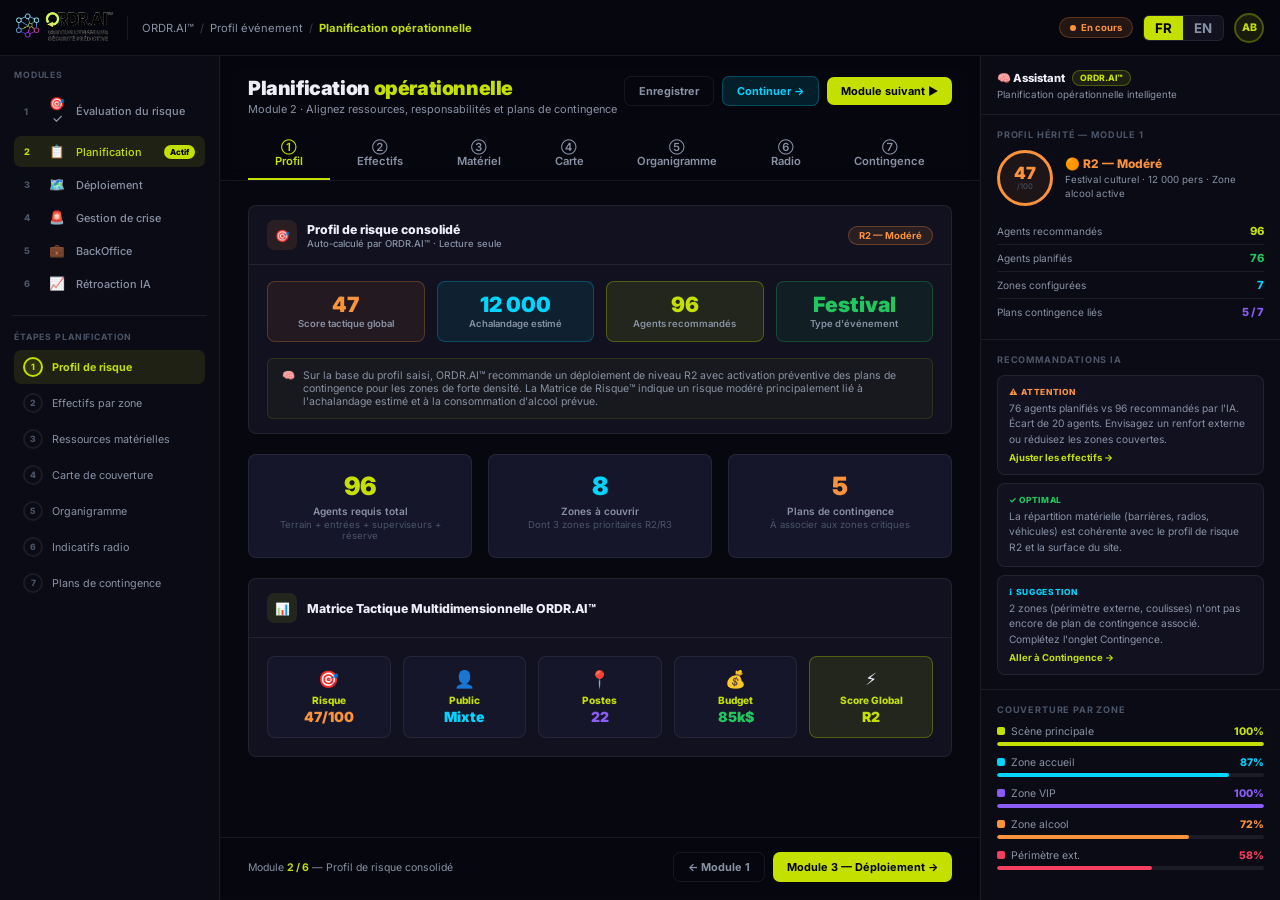
<file: app/02-planification.html>
<!DOCTYPE html>
<html lang="fr">
<head>
  <meta charset="UTF-8" />
<meta http-equiv="Cache-Control" content="no-cache, no-store, must-revalidate">
<meta http-equiv="Pragma" content="no-cache">
  <meta name="viewport" content="width=device-width, initial-scale=1.0" />
  <title>ORDR.AI™ — Planification opérationnelle</title>
  <link href="https://fonts.googleapis.com/css2?family=Inter:wght@400;500;600;700;800;900&display=swap" rel="stylesheet" />
  <style>
    :root {
      --bg:#07070f; --bg-sidebar:#0b0b16; --bg-card:#111120; --bg-input:#16162a; --bg-hover:#1a1a2e;
      --border:rgba(255,255,255,0.07); --border-accent:rgba(196,224,0,0.3);
      --accent:#c4e000; --accent-dim:rgba(196,224,0,0.10);
      --cyan:#00d4ff; --cyan-dim:rgba(0,212,255,0.10);
      --purple:#8b5cf6; --purple-dim:rgba(139,92,246,0.10);
      --red:#f43f5e; --orange:#fb923c; --green:#22c55e;
      --text:#eeeef8; --text-2:#8892a4; --text-3:#4a5568;
      --topbar-h:56px; --sidebar-w:220px; --right-w:300px;
      --font:'Inter',system-ui,sans-serif; --r:8px;
    }
    *,*::before,*::after{box-sizing:border-box;margin:0;padding:0}
    html{font-size:14px} body{font-family:var(--font);background:var(--bg);color:var(--text);min-height:100vh;overflow-x:hidden}
    a{text-decoration:none;color:inherit} input,select,textarea,button{font-family:var(--font)}

    /* TOPBAR */
    .topbar{position:fixed;top:0;left:0;right:0;height:var(--topbar-h);background:rgba(7,7,15,0.96);backdrop-filter:blur(16px);border-bottom:1px solid var(--border);display:flex;align-items:center;padding:0 16px;gap:14px;z-index:1000}
    .topbar-logo img{height:30px}
    .topbar-divider{width:1px;height:24px;background:var(--border);flex-shrink:0}
    .breadcrumb{display:flex;align-items:center;gap:6px;font-size:0.8rem;color:var(--text-2)}
    .breadcrumb .active{color:var(--accent);font-weight:700}
    .breadcrumb .sep{opacity:0.4}
    .topbar-right{margin-left:auto;display:flex;align-items:center;gap:10px}
    .lang-toggle{display:flex;background:var(--bg-card);border:1px solid var(--border);border-radius:6px;overflow:hidden;font-size:0.72rem}
    .lang-toggle button{padding:4px 11px;background:transparent;border:none;color:var(--text-2);cursor:pointer;font-weight:700;transition:all 0.2s}
    .lang-toggle button.active{background:var(--accent);color:#000}
    .badge{display:flex;align-items:center;gap:5px;font-size:0.68rem;font-weight:700;padding:4px 10px;border-radius:20px}
    .badge-ok{background:rgba(34,197,94,0.12);border:1px solid rgba(34,197,94,0.25);color:var(--green)}
    .badge-warn{background:rgba(251,146,60,0.12);border:1px solid rgba(251,146,60,0.25);color:var(--orange)}
    .badge .dot{width:6px;height:6px;border-radius:50%;background:currentColor;animation:pulse 2s infinite}
    @keyframes pulse{0%,100%{opacity:1}50%{opacity:0.4}}
    .avatar{width:30px;height:30px;border-radius:50%;background:var(--accent-dim);border:2px solid var(--border-accent);display:flex;align-items:center;justify-content:center;font-size:0.75rem;font-weight:800;color:var(--accent)}

    /* LAYOUT */
    .app{display:flex;padding-top:var(--topbar-h);min-height:100vh}

    /* SIDEBAR */
    .sidebar{position:fixed;top:var(--topbar-h);left:0;width:var(--sidebar-w);height:calc(100vh - var(--topbar-h));background:var(--bg-sidebar);border-right:1px solid var(--border);overflow-y:auto;z-index:900;display:flex;flex-direction:column}
    .sb-section{padding:14px 14px 6px}
    .sb-label{font-size:0.62rem;font-weight:700;color:var(--text-3);letter-spacing:0.1em;text-transform:uppercase;margin-bottom:8px}
    .mod-item{display:flex;align-items:center;gap:10px;padding:8px 10px;border-radius:7px;cursor:pointer;margin-bottom:2px;color:var(--text-2);font-size:0.78rem;font-weight:500;transition:all 0.2s}
    .mod-item:hover{background:rgba(255,255,255,0.04);color:var(--text)}
    .mod-item.active{background:var(--accent-dim);color:var(--accent)}
    .mod-item .mn{font-size:0.65rem;font-weight:800;color:var(--text-3);width:14px;flex-shrink:0}
    .mod-item.active .mn{color:var(--accent)}
    .mod-item .mi{font-size:0.9rem;width:18px;text-align:center;flex-shrink:0}
    .mod-item .mbadge{margin-left:auto;background:var(--accent);color:#000;font-size:0.58rem;font-weight:800;padding:2px 6px;border-radius:10px}
    .mod-item.done .mi::after{content:' ✓'}
    .sb-sep{height:1px;background:var(--border);margin:8px 12px}

    /* Tab nav inside sidebar */
    .tab-nav{padding:8px 14px;flex:1}
    .tab-item{display:flex;align-items:center;gap:9px;padding:7px 9px;border-radius:7px;cursor:pointer;margin-bottom:2px;font-size:0.77rem;transition:all 0.2s;color:var(--text-2)}
    .tab-item:hover{background:rgba(255,255,255,0.04);color:var(--text)}
    .tab-item.active{background:var(--accent-dim);color:var(--accent);font-weight:700}
    .tab-dot{width:20px;height:20px;border-radius:50%;border:2px solid var(--border);display:flex;align-items:center;justify-content:center;font-size:0.62rem;font-weight:800;flex-shrink:0;color:var(--text-3)}
    .tab-item.active .tab-dot{border-color:var(--accent);color:var(--accent);background:var(--accent-dim)}

    /* MAIN */
    .main{margin-left:var(--sidebar-w);margin-right:var(--right-w);flex:1;display:flex;flex-direction:column;min-width:0}

    /* Page header */
    .page-header{padding:20px 28px 0;border-bottom:1px solid var(--border);background:rgba(7,7,15,0.7);backdrop-filter:blur(8px);position:sticky;top:var(--topbar-h);z-index:50}
    .page-title-row{display:flex;align-items:flex-start;justify-content:space-between;margin-bottom:14px}
    .page-title{font-size:1.4rem;font-weight:900;letter-spacing:-0.02em}
    .page-title .hl{color:var(--accent)}
    .page-sub{font-size:0.78rem;color:var(--text-2);margin-top:2px}
    .page-actions{display:flex;gap:8px;align-items:center}
    .btn{padding:7px 14px;border-radius:7px;font-size:0.78rem;font-weight:700;cursor:pointer;border:none;transition:all 0.2s}
    .btn-ghost{background:transparent;color:var(--text-2);border:1px solid var(--border)}
    .btn-ghost:hover{color:var(--text);border-color:rgba(255,255,255,0.2)}
    .btn-primary{background:var(--accent);color:#000}
    .btn-primary:hover{background:#d4f000;transform:translateY(-1px)}
    .btn-cyan{background:rgba(0,212,255,0.12);color:var(--cyan);border:1px solid rgba(0,212,255,0.25)}
    .btn-cyan:hover{background:rgba(0,212,255,0.2)}

    /* Tab bar */
    .tab-bar{display:flex;gap:0;border-bottom:none}
    .tab-bar-btn{padding:10px 18px;background:transparent;border:none;cursor:pointer;font-size:0.8rem;font-weight:600;color:var(--text-2);border-bottom:2px solid transparent;transition:all 0.2s}
    .tab-bar-btn:hover{color:var(--text)}
    .tab-bar-btn.active{color:var(--accent);border-bottom-color:var(--accent)}

    /* CONTENT */
    .content{padding:24px 28px 80px;display:flex;flex-direction:column;gap:20px}

    /* Cards */
    .card{background:var(--bg-card);border:1px solid var(--border);border-radius:var(--r)}
    .card-header{display:flex;align-items:center;justify-content:space-between;padding:14px 18px;border-bottom:1px solid var(--border)}
    .card-title{display:flex;align-items:center;gap:10px;font-size:0.88rem;font-weight:800}
    .card-icon{width:30px;height:30px;border-radius:7px;display:flex;align-items:center;justify-content:center;font-size:0.85rem;flex-shrink:0}
    .card-body{padding:18px}
    .card-actions{display:flex;gap:6px;align-items:center}

    /* Risk profile band */
    .risk-band{display:grid;grid-template-columns:repeat(4,1fr);gap:12px;padding:16px 18px}
    .rb-item{text-align:center;padding:12px;border-radius:var(--r);border:1px solid}
    .rb-val{font-size:1.5rem;font-weight:900;line-height:1;margin-bottom:3px}
    .rb-label{font-size:0.68rem;color:var(--text-2);font-weight:600}
    .rb-r2{background:rgba(251,146,60,0.08);border-color:rgba(251,146,60,0.25);color:var(--orange)}
    .rb-green{background:rgba(34,197,94,0.08);border-color:rgba(34,197,94,0.25);color:var(--green)}
    .rb-cyan{background:rgba(0,212,255,0.08);border-color:rgba(0,212,255,0.25);color:var(--cyan)}
    .rb-accent{background:var(--accent-dim);border-color:var(--border-accent);color:var(--accent)}
    .ai-readonly{background:rgba(196,224,0,0.04);border:1px solid rgba(196,224,0,0.12);border-radius:6px;padding:10px 14px;font-size:0.75rem;color:var(--text-2);display:flex;align-items:flex-start;gap:8px;margin:0 18px 14px}
    .ai-readonly .ai-ic{color:var(--accent);flex-shrink:0}

    /* Zone table */
    .zone-table{width:100%;border-collapse:collapse}
    .zone-table th{padding:9px 12px;text-align:left;font-size:0.68rem;font-weight:700;color:var(--text-3);letter-spacing:0.07em;text-transform:uppercase;border-bottom:2px solid var(--border);white-space:nowrap}
    .zone-table td{padding:8px 12px;border-bottom:1px solid var(--border);font-size:0.8rem;vertical-align:middle}
    .zone-table tr:last-child td{border:none}
    .zone-table tr:hover td{background:rgba(255,255,255,0.02)}
    .zone-table input[type=number]{background:var(--bg-input);border:1px solid var(--border);border-radius:5px;padding:5px 8px;color:var(--text);font-size:0.8rem;width:70px;text-align:center}
    .zone-table input[type=number]:focus{outline:none;border-color:var(--accent)}
    .zone-table select{background:var(--bg-input);border:1px solid var(--border);border-radius:5px;padding:5px 8px;color:var(--text);font-size:0.78rem;cursor:pointer}
    .zone-table select:focus{outline:none;border-color:var(--accent)}
    .risk-pill{padding:3px 10px;border-radius:20px;font-size:0.68rem;font-weight:700;border:1px solid}
    .rp-r1{background:rgba(34,197,94,0.1);border-color:rgba(34,197,94,0.3);color:var(--green)}
    .rp-r2{background:rgba(251,146,60,0.1);border-color:rgba(251,146,60,0.3);color:var(--orange)}
    .rp-r3{background:rgba(244,63,94,0.1);border-color:rgba(244,63,94,0.3);color:var(--red)}
    .zone-name{display:flex;align-items:center;gap:8px;font-weight:600}
    .zone-color{width:10px;height:10px;border-radius:2px;flex-shrink:0}
    .zone-total{font-weight:800;color:var(--accent)}
    .add-zone-row td{padding:6px 12px}
    .btn-add-row{background:transparent;border:1px dashed var(--border);border-radius:6px;padding:5px 12px;color:var(--text-3);font-size:0.75rem;cursor:pointer;transition:all 0.2s;width:100%}
    .btn-add-row:hover{border-color:var(--accent);color:var(--accent)}
    .total-row td{background:rgba(196,224,0,0.04);font-weight:700;color:var(--text);border-top:2px solid var(--border-accent)}

    /* Material grid */
    .mat-grid{display:grid;grid-template-columns:repeat(3,1fr);gap:14px}
    .mat-card{background:var(--bg-input);border:1px solid var(--border);border-radius:var(--r);padding:14px}
    .mat-card-title{font-size:0.72rem;font-weight:700;color:var(--text-2);letter-spacing:0.05em;text-transform:uppercase;margin-bottom:10px;display:flex;align-items:center;gap:6px}
    .mat-row{display:flex;align-items:center;justify-content:space-between;padding:6px 0;border-bottom:1px solid var(--border)}
    .mat-row:last-child{border:none}
    .mat-label{font-size:0.77rem;color:var(--text-2)}
    .mat-input{background:var(--bg-card);border:1px solid var(--border);border-radius:5px;padding:4px 8px;color:var(--text);font-size:0.78rem;width:70px;text-align:center}
    .mat-input:focus{outline:none;border-color:var(--accent)}
    .mat-unit{font-size:0.68rem;color:var(--text-3);margin-left:4px}

    /* Map zones */
    .map-ops{position:relative;border-radius:var(--r);overflow:hidden;background:var(--bg-input);border:1px solid var(--border);height:320px}
    .map-bg{position:absolute;inset:0;background-image:linear-gradient(rgba(0,212,255,0.04) 1px,transparent 1px),linear-gradient(90deg,rgba(0,212,255,0.04) 1px,transparent 1px);background-size:30px 30px}
    .map-controls{position:absolute;top:12px;right:12px;display:flex;flex-direction:column;gap:6px;z-index:2}
    .map-ctrl-btn{background:var(--bg-card);border:1px solid var(--border);border-radius:6px;padding:6px 10px;font-size:0.72rem;font-weight:700;color:var(--text-2);cursor:pointer;transition:all 0.2s;white-space:nowrap}
    .map-ctrl-btn:hover{border-color:var(--accent);color:var(--accent)}
    .map-ctrl-btn.active{background:var(--accent-dim);border-color:var(--border-accent);color:var(--accent)}
    /* Zone overlays on map */
    .map-zone{position:absolute;border-radius:8px;display:flex;align-items:center;justify-content:center;font-size:0.7rem;font-weight:700;cursor:pointer;transition:all 0.2s;user-select:none}
    .map-zone:hover{filter:brightness(1.2)}
    .map-legend{position:absolute;bottom:12px;left:12px;background:rgba(7,7,15,0.85);border:1px solid var(--border);border-radius:8px;padding:10px 12px;display:flex;flex-direction:column;gap:5px}
    .legend-item{display:flex;align-items:center;gap:7px;font-size:0.68rem;color:var(--text-2)}
    .legend-dot{width:10px;height:10px;border-radius:2px;flex-shrink:0}
    .priority-tag{position:absolute;top:4px;left:4px;font-size:0.58rem;font-weight:800;padding:2px 6px;border-radius:10px}

    /* Org chart */
    .orgchart{display:flex;flex-direction:column;align-items:center;gap:0;padding:20px}
    .org-level{display:flex;justify-content:center;gap:20px;position:relative;width:100%}
    .org-node{background:var(--bg-input);border:1px solid var(--border);border-radius:var(--r);padding:12px 16px;text-align:center;cursor:pointer;transition:all 0.2s;position:relative;min-width:120px}
    .org-node:hover{border-color:var(--border-accent)}
    .org-node.top-node{background:var(--accent-dim);border-color:var(--border-accent)}
    .org-node .on-role{font-size:0.65rem;font-weight:700;color:var(--text-3);letter-spacing:0.07em;text-transform:uppercase;margin-bottom:3px}
    .org-node .on-name{font-size:0.8rem;font-weight:800;color:var(--text);margin-bottom:2px}
    .org-node .on-callsign{font-size:0.68rem;color:var(--accent);font-weight:700}
    .org-node.top-node .on-role{color:var(--accent)}
    .org-connector{height:24px;display:flex;justify-content:center;position:relative}
    .org-connector::before{content:'';position:absolute;top:0;left:50%;width:2px;height:100%;background:var(--border)}
    .org-h-line{height:2px;background:var(--border);width:calc(100% - 140px);position:absolute;top:0}
    .btn-add-node{background:transparent;border:2px dashed var(--border);border-radius:var(--r);padding:10px 16px;color:var(--text-3);font-size:0.75rem;cursor:pointer;transition:all 0.2s;min-width:100px}
    .btn-add-node:hover{border-color:var(--accent);color:var(--accent)}

    /* Radio table */
    .radio-table{width:100%;border-collapse:collapse}
    .radio-table th{padding:8px 12px;text-align:left;font-size:0.68rem;font-weight:700;color:var(--text-3);letter-spacing:0.07em;text-transform:uppercase;border-bottom:2px solid var(--border)}
    .radio-table td{padding:7px 12px;border-bottom:1px solid var(--border);font-size:0.8rem}
    .radio-table tr:last-child td{border:none}
    .callsign-badge{background:var(--bg-input);border:1px solid var(--border);border-radius:5px;padding:4px 10px;font-size:0.8rem;font-weight:800;color:var(--cyan);font-family:monospace;cursor:pointer;transition:all 0.2s}
    .callsign-badge:hover{border-color:var(--cyan);background:var(--cyan-dim)}
    .radio-table input[type=text]{background:var(--bg-input);border:1px solid var(--border);border-radius:5px;padding:5px 8px;color:var(--text);font-size:0.78rem;width:100%}
    .radio-table input[type=text]:focus{outline:none;border-color:var(--accent)}
    .channel-sel{background:var(--bg-input);border:1px solid var(--border);border-radius:5px;padding:5px 8px;color:var(--text);font-size:0.78rem;cursor:pointer}
    .channel-sel:focus{outline:none;border-color:var(--accent)}

    /* Contingency link */
    .cont-grid{display:grid;grid-template-columns:repeat(2,1fr);gap:12px}
    .cont-card{background:var(--bg-input);border:1px solid var(--border);border-radius:var(--r);padding:14px;display:flex;flex-direction:column;gap:10px}
    .cont-zone-name{font-size:0.82rem;font-weight:800;display:flex;align-items:center;gap:8px}
    .cont-select-wrap select{background:var(--bg-card);border:1px solid var(--border);border-radius:6px;padding:7px 10px;color:var(--text);font-size:0.78rem;width:100%;cursor:pointer}
    .cont-select-wrap select:focus{outline:none;border-color:var(--accent)}
    .cont-file-link{display:flex;align-items:center;gap:7px;padding:6px 10px;background:rgba(34,197,94,0.08);border:1px solid rgba(34,197,94,0.2);border-radius:6px;font-size:0.72rem;color:var(--green);cursor:pointer}
    .cont-file-link:hover{background:rgba(34,197,94,0.14)}

    /* Summary */
    .summary-grid{display:grid;grid-template-columns:repeat(3,1fr);gap:16px}
    .sum-card{background:var(--bg-input);border:1px solid var(--border);border-radius:var(--r);padding:16px;text-align:center}
    .sum-val{font-size:1.8rem;font-weight:900;margin-bottom:4px;letter-spacing:-0.02em}
    .sum-label{font-size:0.72rem;color:var(--text-2);font-weight:600}
    .sum-sub{font-size:0.68rem;color:var(--text-3);margin-top:2px}

    /* Tab panels */
    .tab-panel{display:none} .tab-panel.active{display:flex;flex-direction:column;gap:20px}

    /* Nav bottom */
    .nav-bottom{display:flex;justify-content:space-between;align-items:center;padding:14px 28px;border-top:1px solid var(--border);position:sticky;bottom:0;background:rgba(7,7,15,0.96);backdrop-filter:blur(8px)}
    .nav-info{font-size:0.75rem;color:var(--text-2)}
    .nav-info strong{color:var(--accent)}

    /* RIGHT PANEL */
    .right-panel{position:fixed;top:var(--topbar-h);right:0;width:var(--right-w);height:calc(100vh - var(--topbar-h));background:var(--bg-sidebar);border-left:1px solid var(--border);overflow-y:auto;z-index:900;display:flex;flex-direction:column}
    .rp-header{padding:14px 16px;border-bottom:1px solid var(--border)}
    .rp-title{font-size:0.8rem;font-weight:800;display:flex;align-items:center;gap:7px;margin-bottom:3px}
    .rp-badge{background:var(--accent-dim);border:1px solid var(--border-accent);color:var(--accent);font-size:0.62rem;font-weight:800;padding:2px 7px;border-radius:10px}
    .rp-sub{font-size:0.7rem;color:var(--text-2)}

    /* Risk summary in panel */
    .rp-risk-summary{padding:14px 16px;border-bottom:1px solid var(--border)}
    .rps-title{font-size:0.65rem;font-weight:700;color:var(--text-3);letter-spacing:0.09em;text-transform:uppercase;margin-bottom:10px}
    .rps-score{display:flex;align-items:center;gap:12px;margin-bottom:12px}
    .rps-circle{width:56px;height:56px;border-radius:50%;border:3px solid var(--orange);background:rgba(251,146,60,0.08);display:flex;flex-direction:column;align-items:center;justify-content:center;flex-shrink:0}
    .rps-val{font-size:1.2rem;font-weight:900;color:var(--orange);line-height:1}
    .rps-info{flex:1}
    .rps-level{font-size:0.85rem;font-weight:800;color:var(--orange);margin-bottom:2px}
    .rps-desc{font-size:0.7rem;color:var(--text-2);line-height:1.4}
    .rp-kpi-row{display:flex;justify-content:space-between;align-items:center;padding:6px 0;border-bottom:1px solid var(--border)}
    .rp-kpi-row:last-child{border:none}
    .rp-kpi-label{font-size:0.72rem;color:var(--text-2)}
    .rp-kpi-val{font-size:0.8rem;font-weight:800}

    /* IA suggestions */
    .ia-block{padding:14px 16px;border-bottom:1px solid var(--border)}
    .ia-block-title{font-size:0.65rem;font-weight:700;color:var(--text-3);letter-spacing:0.09em;text-transform:uppercase;margin-bottom:10px}
    .ia-card{background:var(--bg-card);border:1px solid var(--border);border-radius:var(--r);padding:11px;margin-bottom:8px;cursor:pointer;transition:all 0.2s}
    .ia-card:last-child{margin-bottom:0}
    .ia-card:hover{border-color:var(--border-accent)}
    .ia-type{font-size:0.6rem;font-weight:800;letter-spacing:0.08em;text-transform:uppercase;margin-bottom:4px}
    .ia-type.warn{color:var(--orange)} .ia-type.info{color:var(--cyan)} .ia-type.ok{color:var(--green)}
    .ia-msg{font-size:0.73rem;color:var(--text-2);line-height:1.5}
    .ia-action{margin-top:5px;font-size:0.68rem;font-weight:700;color:var(--accent)}

    /* Coverage gauge */
    .cov-block{padding:14px 16px}
    .cov-block-title{font-size:0.65rem;font-weight:700;color:var(--text-3);letter-spacing:0.09em;text-transform:uppercase;margin-bottom:10px}
    .cov-item{margin-bottom:10px}
    .cov-item-header{display:flex;justify-content:space-between;align-items:center;margin-bottom:4px}
    .cov-zone{font-size:0.75rem;color:var(--text-2);display:flex;align-items:center;gap:6px}
    .cov-pct{font-size:0.75rem;font-weight:800}
    .cov-bar{height:4px;background:var(--border);border-radius:4px;overflow:hidden}
    .cov-fill{height:100%;border-radius:4px;transition:width 0.5s ease}

    ::-webkit-scrollbar{width:5px}::-webkit-scrollbar-track{background:transparent}::-webkit-scrollbar-thumb{background:var(--border);border-radius:3px}
  </style>
</head>
<body>

<!-- TOPBAR -->
<header class="topbar">
  <div class="topbar-logo"><img src="../assets/logos/logo_dark.png" alt="ORDR.AI" /></div>
  <div class="topbar-divider"></div>
  <div class="breadcrumb">
    <span>ORDR.AI™</span><span class="sep">/</span>
    <a href="01-profil-evenement.html">Profil événement</a><span class="sep">/</span>
    <span class="active" id="bc-active">Planification opérationnelle</span>
  </div>
  <div class="topbar-right">
    <div class="badge badge-warn"><span class="dot"></span><span id="lbl-status">En cours</span></div>
    <div class="lang-toggle">
      <button onclick="setLang('fr')" class="active" data-l="fr">FR</button>
      <button onclick="setLang('en')" data-l="en">EN</button>
    </div>
    <div class="avatar">AB</div>
  </div>
</header>

<div class="app">

  <!-- SIDEBAR -->
  <aside class="sidebar">
    <div class="sb-section">
      <div class="sb-label" data-fr="Modules" data-en="Modules">Modules</div>
      <div class="mod-item done" onclick="location.href='01-profil-evenement.html'">
        <span class="mn">1</span><span class="mi">🎯</span>
        <span data-fr="Évaluation du risque" data-en="Risk assessment">Évaluation du risque</span>
      </div>
      <div class="mod-item active">
        <span class="mn">2</span><span class="mi">📋</span>
        <span data-fr="Planification" data-en="Planning">Planification</span>
        <span class="mbadge" data-fr="Actif" data-en="Active">Actif</span>
      </div>
      <div class="mod-item"><span class="mn">3</span><span class="mi">🗺️</span><span data-fr="Déploiement" data-en="Deployment">Déploiement</span></div>
      <div class="mod-item"><span class="mn">4</span><span class="mi">🚨</span><span data-fr="Gestion de crise" data-en="Crisis mgmt">Gestion de crise</span></div>
      <div class="mod-item"><span class="mn">5</span><span class="mi">💼</span><span>BackOffice</span></div>
      <div class="mod-item"><span class="mn">6</span><span class="mi">📈</span><span data-fr="Rétroaction IA" data-en="AI Feedback">Rétroaction IA</span></div>
    </div>
    <div class="sb-sep"></div>
    <div class="tab-nav">
      <div class="sb-label" data-fr="Étapes planification" data-en="Planning steps">Étapes planification</div>
      <div class="tab-item active" onclick="switchTab('t1',this)">
        <div class="tab-dot">1</div><span data-fr="Profil de risque" data-en="Risk profile">Profil de risque</span>
      </div>
      <div class="tab-item" onclick="switchTab('t2',this)">
        <div class="tab-dot">2</div><span data-fr="Effectifs par zone" data-en="Staff by zone">Effectifs par zone</span>
      </div>
      <div class="tab-item" onclick="switchTab('t3',this)">
        <div class="tab-dot">3</div><span data-fr="Ressources matérielles" data-en="Material resources">Ressources matérielles</span>
      </div>
      <div class="tab-item" onclick="switchTab('t4',this)">
        <div class="tab-dot">4</div><span data-fr="Carte de couverture" data-en="Coverage map">Carte de couverture</span>
      </div>
      <div class="tab-item" onclick="switchTab('t5',this)">
        <div class="tab-dot">5</div><span data-fr="Organigramme" data-en="Org chart">Organigramme</span>
      </div>
      <div class="tab-item" onclick="switchTab('t6',this)">
        <div class="tab-dot">6</div><span data-fr="Indicatifs radio" data-en="Radio callsigns">Indicatifs radio</span>
      </div>
      <div class="tab-item" onclick="switchTab('t7',this)">
        <div class="tab-dot">7</div><span data-fr="Plans de contingence" data-en="Contingency plans">Plans de contingence</span>
      </div>
    </div>
  </aside>

  <!-- MAIN -->
  <main class="main">

    <!-- PAGE HEADER -->
    <div class="page-header">
      <div class="page-title-row">
        <div>
          <div class="page-title" data-fr="Planification <span class='hl'>opérationnelle</span>" data-en="<span class='hl'>Operational</span> planning">Planification <span class="hl">opérationnelle</span></div>
          <div class="page-sub" id="page-sub" data-fr="Module 2 · Alignez ressources, responsabilités et plans de contingence" data-en="Module 2 · Align resources, responsibilities and contingency plans">Module 2 · Alignez ressources, responsabilités et plans de contingence</div>
        </div>
        <div class="page-actions">
          <button class="btn btn-ghost" data-fr="Enregistrer" data-en="Save">Enregistrer</button>
          <button class="btn btn-cyan" onclick="switchTab('t2', document.querySelectorAll('.tab-item')[1])" data-fr="Continuer →" data-en="Continue →">Continuer →</button>
          <button class="btn btn-primary" onclick="location.href='03-deploiement.html'" data-fr="Module suivant ▶" data-en="Next module ▶">Module suivant ▶</button>
        </div>
      </div>
      <div class="tab-bar" id="tabBar">
        <button class="tab-bar-btn active" onclick="switchTab('t1',null,this)" data-fr="① Profil" data-en="① Profile">① Profil</button>
        <button class="tab-bar-btn" onclick="switchTab('t2',null,this)" data-fr="② Effectifs" data-en="② Staffing">② Effectifs</button>
        <button class="tab-bar-btn" onclick="switchTab('t3',null,this)" data-fr="③ Matériel" data-en="③ Material">③ Matériel</button>
        <button class="tab-bar-btn" onclick="switchTab('t4',null,this)" data-fr="④ Carte" data-en="④ Map">④ Carte</button>
        <button class="tab-bar-btn" onclick="switchTab('t5',null,this)" data-fr="⑤ Organigramme" data-en="⑤ Org chart">⑤ Organigramme</button>
        <button class="tab-bar-btn" onclick="switchTab('t6',null,this)" data-fr="⑥ Radio" data-en="⑥ Radio">⑥ Radio</button>
        <button class="tab-bar-btn" onclick="switchTab('t7',null,this)" data-fr="⑦ Contingence" data-en="⑦ Contingency">⑦ Contingence</button>
      </div>
    </div>

    <!-- CONTENT -->
    <div class="content">

      <!-- ═══ TAB 1 — PROFIL DE RISQUE ═══ -->
      <div class="tab-panel active" id="t1">
        <div class="card">
          <div class="card-header">
            <div class="card-title">
              <div class="card-icon" style="background:rgba(251,146,60,0.1)">🎯</div>
              <div>
                <div data-fr="Profil de risque consolidé" data-en="Consolidated risk profile">Profil de risque consolidé</div>
                <div style="font-size:0.68rem;color:var(--text-2);font-weight:500;margin-top:1px" data-fr="Auto-calculé par ORDR.AI™ · Lecture seule" data-en="Auto-calculated by ORDR.AI™ · Read only">Auto-calculé par ORDR.AI™ · Lecture seule</div>
              </div>
            </div>
            <span class="risk-pill rp-r2">R2 — Modéré</span>
          </div>
          <div class="risk-band">
            <div class="rb-item rb-r2">
              <div class="rb-val">47</div>
              <div class="rb-label" data-fr="Score tactique global" data-en="Global tactical score">Score tactique global</div>
            </div>
            <div class="rb-item rb-cyan">
              <div class="rb-val">12 000</div>
              <div class="rb-label" data-fr="Achalandage estimé" data-en="Est. attendance">Achalandage estimé</div>
            </div>
            <div class="rb-item rb-accent">
              <div class="rb-val">96</div>
              <div class="rb-label" data-fr="Agents recommandés" data-en="Recommended agents">Agents recommandés</div>
            </div>
            <div class="rb-item rb-green">
              <div class="rb-val">Festival</div>
              <div class="rb-label" data-fr="Type d'événement" data-en="Event type">Type d'événement</div>
            </div>
          </div>
          <div class="ai-readonly">
            <span class="ai-ic">🧠</span>
            <span data-fr="Sur la base du profil saisi, ORDR.AI™ recommande un déploiement de niveau R2 avec activation préventive des plans de contingence pour les zones de forte densité. La Matrice de Risque™ indique un risque modéré principalement lié à l'achalandage estimé et à la consommation d'alcool prévue." data-en="Based on the entered profile, ORDR.AI™ recommends an R2-level deployment with preventive activation of contingency plans for high-density zones. The Risk Matrix™ indicates moderate risk primarily linked to estimated attendance and planned alcohol consumption.">Sur la base du profil saisi, ORDR.AI™ recommande un déploiement de niveau R2 avec activation préventive des plans de contingence pour les zones de forte densité. La Matrice de Risque™ indique un risque modéré principalement lié à l'achalandage estimé et à la consommation d'alcool prévue.</span>
          </div>
        </div>

        <div class="summary-grid">
          <div class="sum-card">
            <div class="sum-val" style="color:var(--accent)">96</div>
            <div class="sum-label" data-fr="Agents requis total" data-en="Total required agents">Agents requis total</div>
            <div class="sum-sub" data-fr="Terrain + entrées + superviseurs + réserve" data-en="Field + entry + supervisors + reserve">Terrain + entrées + superviseurs + réserve</div>
          </div>
          <div class="sum-card">
            <div class="sum-val" style="color:var(--cyan)">8</div>
            <div class="sum-label" data-fr="Zones à couvrir" data-en="Zones to cover">Zones à couvrir</div>
            <div class="sum-sub" data-fr="Dont 3 zones prioritaires R2/R3" data-en="Including 3 priority R2/R3 zones">Dont 3 zones prioritaires R2/R3</div>
          </div>
          <div class="sum-card">
            <div class="sum-val" style="color:var(--orange)">5</div>
            <div class="sum-label" data-fr="Plans de contingence" data-en="Contingency plans">Plans de contingence</div>
            <div class="sum-sub" data-fr="À associer aux zones critiques" data-en="To be linked to critical zones">À associer aux zones critiques</div>
          </div>
        </div>

        <div class="card">
          <div class="card-header">
            <div class="card-title"><div class="card-icon" style="background:var(--accent-dim)">📊</div><span data-fr="Matrice Tactique Multidimensionnelle ORDR.AI™" data-en="ORDR.AI™ Multidimensional Tactical Matrix">Matrice Tactique Multidimensionnelle ORDR.AI™</span></div>
          </div>
          <div class="card-body">
            <div style="display:grid;grid-template-columns:repeat(5,1fr);gap:12px">
              <div style="text-align:center;padding:12px;background:var(--bg-input);border:1px solid var(--border);border-radius:var(--r)">
                <div style="font-size:1.2rem;margin-bottom:5px">🎯</div>
                <div style="font-size:0.72rem;font-weight:800;color:var(--accent);margin-bottom:2px" data-fr="Risque" data-en="Risk">Risque</div>
                <div style="font-size:1rem;font-weight:900;color:var(--orange)">47/100</div>
              </div>
              <div style="text-align:center;padding:12px;background:var(--bg-input);border:1px solid var(--border);border-radius:var(--r)">
                <div style="font-size:1.2rem;margin-bottom:5px">👤</div>
                <div style="font-size:0.72rem;font-weight:800;color:var(--accent);margin-bottom:2px" data-fr="Public" data-en="Public">Public</div>
                <div style="font-size:1rem;font-weight:900;color:var(--cyan)">Mixte</div>
              </div>
              <div style="text-align:center;padding:12px;background:var(--bg-input);border:1px solid var(--border);border-radius:var(--r)">
                <div style="font-size:1.2rem;margin-bottom:5px">📍</div>
                <div style="font-size:0.72rem;font-weight:800;color:var(--accent);margin-bottom:2px" data-fr="Postes" data-en="Posts">Postes</div>
                <div style="font-size:1rem;font-weight:900;color:var(--purple)">22</div>
              </div>
              <div style="text-align:center;padding:12px;background:var(--bg-input);border:1px solid var(--border);border-radius:var(--r)">
                <div style="font-size:1.2rem;margin-bottom:5px">💰</div>
                <div style="font-size:0.72rem;font-weight:800;color:var(--accent);margin-bottom:2px" data-fr="Budget" data-en="Budget">Budget</div>
                <div style="font-size:1rem;font-weight:900;color:var(--green)">85k$</div>
              </div>
              <div style="text-align:center;padding:12px;background:var(--accent-dim);border:1px solid var(--border-accent);border-radius:var(--r)">
                <div style="font-size:1.2rem;margin-bottom:5px">⚡</div>
                <div style="font-size:0.72rem;font-weight:800;color:var(--accent);margin-bottom:2px" data-fr="Score Global" data-en="Global Score">Score Global</div>
                <div style="font-size:1rem;font-weight:900;color:var(--accent)">R2</div>
              </div>
            </div>
          </div>
        </div>
      </div>

      <!-- ═══ TAB 2 — EFFECTIFS PAR ZONE ═══ -->
      <div class="tab-panel" id="t2">
        <div class="card">
          <div class="card-header">
            <div class="card-title">
              <div class="card-icon" style="background:rgba(0,212,255,0.1)">👮</div>
              <span data-fr="Dimensionnement des effectifs par zone" data-en="Staffing by zone">Dimensionnement des effectifs par zone</span>
            </div>
            <div class="card-actions">
              <button class="btn btn-ghost" onclick="addZone()" data-fr="+ Ajouter une zone" data-en="+ Add zone">+ Ajouter une zone</button>
              <button class="btn btn-cyan" data-fr="🧠 Optimiser via IA" data-en="🧠 AI optimize">🧠 Optimiser via IA</button>
            </div>
          </div>
          <div class="ai-readonly">
            <span class="ai-ic">🧠</span>
            <span data-fr="Effectifs auto-calculés selon la Matrice des Postes™ et la Matrice de Risque™. Ajustez manuellement selon vos contraintes opérationnelles." data-en="Staff auto-calculated from the Posts Matrix™ and Risk Matrix™. Adjust manually based on your operational constraints.">Effectifs auto-calculés selon la Matrice des Postes™ et la Matrice de Risque™. Ajustez manuellement selon vos contraintes opérationnelles.</span>
          </div>
          <div style="overflow-x:auto;padding:0 0 14px">
            <table class="zone-table" id="zone-table">
              <thead>
                <tr>
                  <th data-fr="Zone" data-en="Zone">Zone</th>
                  <th data-fr="Priorité" data-en="Priority">Priorité</th>
                  <th data-fr="Agents fixes" data-en="Fixed agents">Agents fixes</th>
                  <th data-fr="Patrouilles" data-en="Patrols">Patrouilles</th>
                  <th data-fr="Superviseur" data-en="Supervisor">Superviseur</th>
                  <th data-fr="Spécialisés" data-en="Specialized">Spécialisés</th>
                  <th data-fr="Total zone" data-en="Zone total">Total zone</th>
                  <th data-fr="Plan B" data-en="Plan B">Plan B</th>
                  <th></th>
                </tr>
              </thead>
              <tbody id="zone-tbody">
                <tr>
                  <td><div class="zone-name"><div class="zone-color" style="background:#c4e000"></div>Scène principale</div></td>
                  <td><span class="risk-pill rp-r3">R3</span></td>
                  <td><input type="number" value="8" min="0" onchange="updateZoneTotal(this)" /></td>
                  <td><input type="number" value="4" min="0" onchange="updateZoneTotal(this)" /></td>
                  <td><input type="number" value="1" min="0" onchange="updateZoneTotal(this)" /></td>
                  <td><input type="number" value="2" min="0" onchange="updateZoneTotal(this)" /></td>
                  <td class="zone-total">15</td>
                  <td><select class="channel-sel"><option>Plan B-1 Évacuation</option><option>Plan B-2 Foule</option><option data-fr="Aucun" data-en="None">Aucun</option></select></td>
                  <td><button onclick="this.closest('tr').remove();calcTotals()" style="background:none;border:none;color:var(--text-3);cursor:pointer;font-size:0.8rem" title="Supprimer">✕</button></td>
                </tr>
                <tr>
                  <td><div class="zone-name"><div class="zone-color" style="background:#00d4ff"></div>Zone d'accueil</div></td>
                  <td><span class="risk-pill rp-r2">R2</span></td>
                  <td><input type="number" value="12" min="0" onchange="updateZoneTotal(this)" /></td>
                  <td><input type="number" value="2" min="0" onchange="updateZoneTotal(this)" /></td>
                  <td><input type="number" value="1" min="0" onchange="updateZoneTotal(this)" /></td>
                  <td><input type="number" value="0" min="0" onchange="updateZoneTotal(this)" /></td>
                  <td class="zone-total">15</td>
                  <td><select class="channel-sel"><option>Plan B-3 Entrées</option><option>Plan B-1 Évacuation</option></select></td>
                  <td><button onclick="this.closest('tr').remove();calcTotals()" style="background:none;border:none;color:var(--text-3);cursor:pointer;font-size:0.8rem">✕</button></td>
                </tr>
                <tr>
                  <td><div class="zone-name"><div class="zone-color" style="background:#8b5cf6"></div>Zone VIP</div></td>
                  <td><span class="risk-pill rp-r2">R2</span></td>
                  <td><input type="number" value="4" min="0" onchange="updateZoneTotal(this)" /></td>
                  <td><input type="number" value="2" min="0" onchange="updateZoneTotal(this)" /></td>
                  <td><input type="number" value="1" min="0" onchange="updateZoneTotal(this)" /></td>
                  <td><input type="number" value="2" min="0" onchange="updateZoneTotal(this)" /></td>
                  <td class="zone-total">9</td>
                  <td><select class="channel-sel"><option>Plan VIP-1</option><option>Plan B-1 Évacuation</option></select></td>
                  <td><button onclick="this.closest('tr').remove();calcTotals()" style="background:none;border:none;color:var(--text-3);cursor:pointer;font-size:0.8rem">✕</button></td>
                </tr>
                <tr>
                  <td><div class="zone-name"><div class="zone-color" style="background:#22c55e"></div>Zone médicale</div></td>
                  <td><span class="risk-pill rp-r1">R1</span></td>
                  <td><input type="number" value="2" min="0" onchange="updateZoneTotal(this)" /></td>
                  <td><input type="number" value="1" min="0" onchange="updateZoneTotal(this)" /></td>
                  <td><input type="number" value="0" min="0" onchange="updateZoneTotal(this)" /></td>
                  <td><input type="number" value="3" min="0" onchange="updateZoneTotal(this)" /></td>
                  <td class="zone-total">6</td>
                  <td><select class="channel-sel"><option>Plan Med-1</option></select></td>
                  <td><button onclick="this.closest('tr').remove();calcTotals()" style="background:none;border:none;color:var(--text-3);cursor:pointer;font-size:0.8rem">✕</button></td>
                </tr>
                <tr>
                  <td><div class="zone-name"><div class="zone-color" style="background:#fb923c"></div>Zone alcool</div></td>
                  <td><span class="risk-pill rp-r2">R2</span></td>
                  <td><input type="number" value="6" min="0" onchange="updateZoneTotal(this)" /></td>
                  <td><input type="number" value="2" min="0" onchange="updateZoneTotal(this)" /></td>
                  <td><input type="number" value="1" min="0" onchange="updateZoneTotal(this)" /></td>
                  <td><input type="number" value="0" min="0" onchange="updateZoneTotal(this)" /></td>
                  <td class="zone-total">9</td>
                  <td><select class="channel-sel"><option>Plan B-2 Foule</option><option>Plan Alcool-1</option></select></td>
                  <td><button onclick="this.closest('tr').remove();calcTotals()" style="background:none;border:none;color:var(--text-3);cursor:pointer;font-size:0.8rem">✕</button></td>
                </tr>
                <tr>
                  <td><div class="zone-name"><div class="zone-color" style="background:#f43f5e"></div>Périmètre externe</div></td>
                  <td><span class="risk-pill rp-r2">R2</span></td>
                  <td><input type="number" value="0" min="0" onchange="updateZoneTotal(this)" /></td>
                  <td><input type="number" value="6" min="0" onchange="updateZoneTotal(this)" /></td>
                  <td><input type="number" value="1" min="0" onchange="updateZoneTotal(this)" /></td>
                  <td><input type="number" value="0" min="0" onchange="updateZoneTotal(this)" /></td>
                  <td class="zone-total">7</td>
                  <td><select class="channel-sel"><option>Plan Périm-1</option><option>Plan B-1 Évacuation</option></select></td>
                  <td><button onclick="this.closest('tr').remove();calcTotals()" style="background:none;border:none;color:var(--text-3);cursor:pointer;font-size:0.8rem">✕</button></td>
                </tr>
                <tr>
                  <td><div class="zone-name"><div class="zone-color" style="background:#4a5568"></div>Réserve tactique</div></td>
                  <td><span class="risk-pill" style="background:rgba(139,92,246,0.1);border-color:rgba(139,92,246,0.3);color:var(--purple)">RÉS</span></td>
                  <td><input type="number" value="14" min="0" onchange="updateZoneTotal(this)" /></td>
                  <td><input type="number" value="0" min="0" onchange="updateZoneTotal(this)" /></td>
                  <td><input type="number" value="1" min="0" onchange="updateZoneTotal(this)" /></td>
                  <td><input type="number" value="0" min="0" onchange="updateZoneTotal(this)" /></td>
                  <td class="zone-total">15</td>
                  <td><select class="channel-sel"><option>Tous plans</option></select></td>
                  <td><button onclick="this.closest('tr').remove();calcTotals()" style="background:none;border:none;color:var(--text-3);cursor:pointer;font-size:0.8rem">✕</button></td>
                </tr>
              </tbody>
              <tfoot>
                <tr class="add-zone-row">
                  <td colspan="9"><button class="btn-add-row" onclick="addZone()" data-fr="+ Ajouter une zone" data-en="+ Add a zone">+ Ajouter une zone</button></td>
                </tr>
                <tr class="total-row">
                  <td colspan="2" data-fr="TOTAL DÉPLOIEMENT" data-en="TOTAL DEPLOYMENT">TOTAL DÉPLOIEMENT</td>
                  <td id="tot-fixes">52</td>
                  <td id="tot-patrouilles">17</td>
                  <td id="tot-sup">6</td>
                  <td id="tot-spec">7</td>
                  <td id="tot-total" class="zone-total" style="font-size:1rem">76</td>
                  <td colspan="2" id="tot-vs" style="font-size:0.72rem;color:var(--green)">✓ Dans les capacités (max 80)</td>
                </tr>
              </tfoot>
            </table>
          </div>
        </div>
      </div>

      <!-- ═══ TAB 3 — RESSOURCES MATÉRIELLES ═══ -->
      <div class="tab-panel" id="t3">
        <div class="card">
          <div class="card-header">
            <div class="card-title"><div class="card-icon" style="background:rgba(139,92,246,0.1)">🚧</div><span data-fr="Répartition des ressources matérielles" data-en="Material resource allocation">Répartition des ressources matérielles</span></div>
            <button class="btn btn-cyan" data-fr="🧠 Auto-répartir" data-en="🧠 Auto-allocate">🧠 Auto-répartir</button>
          </div>
          <div class="card-body">
            <div class="mat-grid">
              <div class="mat-card">
                <div class="mat-card-title">🚧 <span data-fr="Barrières & contrôle de foule" data-en="Barriers & crowd control">Barrières & contrôle de foule</span></div>
                <div class="mat-row"><span class="mat-label" data-fr="Barrières Heras (m)" data-en="Heras barriers (m)">Barrières Heras (m)</span><div><input type="number" class="mat-input" value="180" /><span class="mat-unit">m</span></div></div>
                <div class="mat-row"><span class="mat-label" data-fr="Barrières anti-bélier" data-en="Anti-ram barriers">Barrières anti-bélier</span><div><input type="number" class="mat-input" value="6" /></div></div>
                <div class="mat-row"><span class="mat-label" data-fr="Cônes de circulation" data-en="Traffic cones">Cônes de circulation</span><div><input type="number" class="mat-input" value="40" /></div></div>
                <div class="mat-row"><span class="mat-label" data-fr="Guérites de fouille" data-en="Search booths">Guérites de fouille</span><div><input type="number" class="mat-input" value="8" /></div></div>
              </div>
              <div class="mat-card">
                <div class="mat-card-title">📻 <span data-fr="Communications" data-en="Communications">Communications</span></div>
                <div class="mat-row"><span class="mat-label" data-fr="Radios attribuées" data-en="Assigned radios">Radios attribuées</span><div><input type="number" class="mat-input" value="82" /></div></div>
                <div class="mat-row"><span class="mat-label" data-fr="Canaux programmés" data-en="Programmed channels">Canaux programmés</span><div><input type="number" class="mat-input" value="6" /></div></div>
                <div class="mat-row"><span class="mat-label" data-fr="Stations de base" data-en="Base stations">Stations de base</span><div><input type="number" class="mat-input" value="3" /></div></div>
                <div class="mat-row"><span class="mat-label" data-fr="Mégaphones" data-en="Megaphones">Mégaphones</span><div><input type="number" class="mat-input" value="8" /></div></div>
              </div>
              <div class="mat-card">
                <div class="mat-card-title">🚗 <span data-fr="Véhicules" data-en="Vehicles">Véhicules</span></div>
                <div class="mat-row"><span class="mat-label" data-fr="Véhicules de patrouille" data-en="Patrol vehicles">Véhicules de patrouille</span><div><input type="number" class="mat-input" value="4" /></div></div>
                <div class="mat-row"><span class="mat-label" data-fr="VTT / Moto" data-en="ATV / Motorcycle">VTT / Moto</span><div><input type="number" class="mat-input" value="2" /></div></div>
                <div class="mat-row"><span class="mat-label" data-fr="Ambulances en attente" data-en="Standby ambulances">Ambulances en attente</span><div><input type="number" class="mat-input" value="2" /></div></div>
                <div class="mat-row"><span class="mat-label" data-fr="Véhicule commandement" data-en="Command vehicle">Véhicule commandement</span><div><input type="number" class="mat-input" value="1" /></div></div>
              </div>
              <div class="mat-card">
                <div class="mat-card-title">🎥 <span data-fr="Surveillance" data-en="Surveillance">Surveillance</span></div>
                <div class="mat-row"><span class="mat-label" data-fr="Caméras CCTV actives" data-en="Active CCTV cameras">Caméras CCTV actives</span><div><input type="number" class="mat-input" value="24" /></div></div>
                <div class="mat-row"><span class="mat-label" data-fr="Drones opérationnels" data-en="Operational drones">Drones opérationnels</span><div><input type="number" class="mat-input" value="2" /></div></div>
                <div class="mat-row"><span class="mat-label" data-fr="Moniteurs poste de cmd" data-en="Command post monitors">Moniteurs poste de cmd</span><div><input type="number" class="mat-input" value="6" /></div></div>
                <div class="mat-row"><span class="mat-label" data-fr="Écrans heatmap" data-en="Heatmap screens">Écrans heatmap</span><div><input type="number" class="mat-input" value="2" /></div></div>
              </div>
              <div class="mat-card">
                <div class="mat-card-title">💊 <span data-fr="Médical & sécurité" data-en="Medical & safety">Médical & sécurité</span></div>
                <div class="mat-row"><span class="mat-label" data-fr="Trousses premiers soins" data-en="First aid kits">Trousses premiers soins</span><div><input type="number" class="mat-input" value="12" /></div></div>
                <div class="mat-row"><span class="mat-label" data-fr="DEA (défibrillateurs)" data-en="AED defibrillators">DEA (défibrillateurs)</span><div><input type="number" class="mat-input" value="4" /></div></div>
                <div class="mat-row"><span class="mat-label" data-fr="Civières / chaises roues" data-en="Stretchers / wheelchairs">Civières / chaises roues</span><div><input type="number" class="mat-input" value="6" /></div></div>
                <div class="mat-row"><span class="mat-label" data-fr="Kits bouchage blessure" data-en="Wound care kits">Kits bouchage blessure</span><div><input type="number" class="mat-input" value="8" /></div></div>
              </div>
              <div class="mat-card">
                <div class="mat-card-title">🔑 <span data-fr="Équipements agents" data-en="Agent equipment">Équipements agents</span></div>
                <div class="mat-row"><span class="mat-label" data-fr="Gilets haute visibilité" data-en="High-vis vests">Gilets haute visibilité</span><div><input type="number" class="mat-input" value="100" /></div></div>
                <div class="mat-row"><span class="mat-label" data-fr="Lampes de poche" data-en="Flashlights">Lampes de poche</span><div><input type="number" class="mat-input" value="30" /></div></div>
                <div class="mat-row"><span class="mat-label" data-fr="Tablettes / smartphones" data-en="Tablets / smartphones">Tablettes / smartphones</span><div><input type="number" class="mat-input" value="12" /></div></div>
                <div class="mat-row"><span class="mat-label" data-fr="Lecteurs QR accréditation" data-en="Accreditation QR readers">Lecteurs QR accréditation</span><div><input type="number" class="mat-input" value="8" /></div></div>
              </div>
            </div>
          </div>
        </div>
      </div>

      <!-- ═══ TAB 4 — CARTE DE COUVERTURE ═══ -->
      <div class="tab-panel" id="t4">
        <div class="card">
          <div class="card-header">
            <div class="card-title"><div class="card-icon" style="background:var(--cyan-dim)">🗺️</div><span data-fr="Zones de couverture prioritaires" data-en="Priority coverage zones">Zones de couverture prioritaires</span></div>
            <div class="card-actions">
              <button class="btn btn-ghost" data-fr="+ Zone" data-en="+ Zone">+ Zone</button>
              <button class="btn btn-cyan" data-fr="Générer heatmap IA →" data-en="Generate AI heatmap →">Générer heatmap IA →</button>
            </div>
          </div>
          <div style="padding:14px">
            <div class="map-ops">
              <div class="map-bg"></div>
              <!-- Zones on map -->
              <div class="map-zone" style="top:20%;left:35%;width:22%;height:18%;background:rgba(244,63,94,0.18);border:2px solid rgba(244,63,94,0.5);color:var(--red)" title="Scène principale">
                <div style="text-align:center"><div>🎤</div><div style="font-size:0.65rem;margin-top:2px">Scène<br/>R3</div></div>
                <span class="priority-tag" style="background:rgba(244,63,94,0.8);color:#fff">CRITIQUE</span>
              </div>
              <div class="map-zone" style="top:60%;left:15%;width:18%;height:14%;background:rgba(251,146,60,0.15);border:2px solid rgba(251,146,60,0.4);color:var(--orange)">
                <div style="text-align:center"><div>🚪</div><div style="font-size:0.65rem;margin-top:2px">Accueil<br/>R2</div></div>
              </div>
              <div class="map-zone" style="top:15%;left:65%;width:14%;height:12%;background:rgba(139,92,246,0.15);border:2px solid rgba(139,92,246,0.4);color:var(--purple)">
                <div style="text-align:center"><div>⭐</div><div style="font-size:0.65rem;margin-top:2px">VIP<br/>R2</div></div>
              </div>
              <div class="map-zone" style="top:70%;left:60%;width:14%;height:11%;background:rgba(34,197,94,0.12);border:2px solid rgba(34,197,94,0.35);color:var(--green)">
                <div style="text-align:center"><div>💊</div><div style="font-size:0.65rem;margin-top:2px">Médical<br/>R1</div></div>
              </div>
              <div class="map-zone" style="top:45%;left:28%;width:16%;height:12%;background:rgba(251,146,60,0.12);border:2px solid rgba(251,146,60,0.35);color:var(--orange)">
                <div style="text-align:center"><div>🍺</div><div style="font-size:0.65rem;margin-top:2px">Alcool<br/>R2</div></div>
              </div>
              <!-- Agents dots -->
              <div style="position:absolute;top:24%;left:39%;width:8px;height:8px;border-radius:50%;background:var(--accent);box-shadow:0 0 6px var(--accent)" title="Agent"></div>
              <div style="position:absolute;top:26%;left:43%;width:8px;height:8px;border-radius:50%;background:var(--accent);box-shadow:0 0 6px var(--accent)"></div>
              <div style="position:absolute;top:28%;left:37%;width:8px;height:8px;border-radius:50%;background:var(--accent);box-shadow:0 0 6px var(--accent)"></div>
              <div style="position:absolute;top:63%;left:20%;width:8px;height:8px;border-radius:50%;background:var(--cyan);box-shadow:0 0 6px var(--cyan)"></div>
              <div style="position:absolute;top:66%;left:24%;width:8px;height:8px;border-radius:50%;background:var(--cyan);box-shadow:0 0 6px var(--cyan)"></div>

              <div class="map-controls">
                <button class="map-ctrl-btn active" data-fr="Zones" data-en="Zones">Zones</button>
                <button class="map-ctrl-btn" data-fr="Agents" data-en="Agents">Agents</button>
                <button class="map-ctrl-btn" data-fr="Heatmap" data-en="Heatmap">Heatmap</button>
                <button class="map-ctrl-btn" data-fr="Évacuation" data-en="Evacuation">Évacuation</button>
              </div>

              <div class="map-legend">
                <div class="legend-item"><div class="legend-dot" style="background:rgba(244,63,94,0.6)"></div><span>R3 — Critique</span></div>
                <div class="legend-item"><div class="legend-dot" style="background:rgba(251,146,60,0.6)"></div><span>R2 — Modéré</span></div>
                <div class="legend-item"><div class="legend-dot" style="background:rgba(34,197,94,0.6)"></div><span>R1 — Faible</span></div>
                <div class="legend-item"><div class="legend-dot" style="background:var(--accent);border-radius:50%"></div><span data-fr="Agent actif" data-en="Active agent">Agent actif</span></div>
              </div>
            </div>
          </div>
        </div>
      </div>

      <!-- ═══ TAB 5 — ORGANIGRAMME ═══ -->
      <div class="tab-panel" id="t5">
        <div class="card">
          <div class="card-header">
            <div class="card-title"><div class="card-icon" style="background:rgba(196,224,0,0.1)">🏛️</div><span data-fr="Organigramme de mission" data-en="Mission org chart">Organigramme de mission</span></div>
            <div class="card-actions">
              <button class="btn btn-ghost" data-fr="Exporter PDF" data-en="Export PDF">Exporter PDF</button>
              <button class="btn btn-cyan" data-fr="🧠 Générer auto" data-en="🧠 Auto-generate">🧠 Générer auto</button>
            </div>
          </div>
          <div class="orgchart">
            <!-- Niveau 1 — Chef de sécurité -->
            <div class="org-level">
              <div class="org-node top-node" onclick="editNode(this)">
                <div class="on-role" data-fr="Chef de la sécurité" data-en="Security Chief">Chef de la sécurité</div>
                <div class="on-name">D. Blain</div>
                <div class="on-callsign">ALPHA-1</div>
              </div>
            </div>
            <div class="org-connector"></div>

            <!-- Niveau 2 — Superviseurs -->
            <div style="position:relative;width:100%;display:flex;justify-content:center">
              <div class="org-h-line" style="width:55%;top:0;position:absolute"></div>
            </div>
            <div class="org-level" style="gap:30px">
              <div class="org-node" onclick="editNode(this)">
                <div class="on-role" data-fr="Superviseur Scène" data-en="Stage Supervisor">Superviseur Scène</div>
                <div class="on-name">M. Tremblay</div>
                <div class="on-callsign">BRAVO-1</div>
              </div>
              <div class="org-node" onclick="editNode(this)">
                <div class="on-role" data-fr="Superviseur Entrées" data-en="Entry Supervisor">Superviseur Entrées</div>
                <div class="on-name">S. Côté</div>
                <div class="on-callsign">CHARLIE-1</div>
              </div>
              <div class="org-node" onclick="editNode(this)">
                <div class="on-role" data-fr="Superviseur Périmètre" data-en="Perimeter Supervisor">Superviseur Périmètre</div>
                <div class="on-name">K. Nguyen</div>
                <div class="on-callsign">DELTA-1</div>
              </div>
              <div class="org-node" onclick="editNode(this)" style="border-color:rgba(251,146,60,0.4);background:rgba(251,146,60,0.06)">
                <div class="on-role" style="color:var(--orange)" data-fr="Coord. Médical" data-en="Medical Coord.">Coord. Médical</div>
                <div class="on-name">Dr L. Martin</div>
                <div class="on-callsign" style="color:var(--orange)">MEDIC-1</div>
              </div>
              <button class="btn-add-node" onclick="addNode()" data-fr="+ Superviseur" data-en="+ Supervisor">+ Superviseur</button>
            </div>
            <div class="org-connector"></div>

            <!-- Niveau 3 — Agents -->
            <div class="org-level" style="gap:16px;flex-wrap:wrap;max-width:700px">
              <div class="org-node" style="min-width:100px;padding:8px 12px" onclick="editNode(this)">
                <div class="on-role" style="font-size:0.6rem" data-fr="Agent fixe" data-en="Fixed agent">Agent fixe</div>
                <div class="on-name" style="font-size:0.72rem">P. Gagnon</div>
                <div class="on-callsign" style="font-size:0.62rem">BRAVO-3</div>
              </div>
              <div class="org-node" style="min-width:100px;padding:8px 12px" onclick="editNode(this)">
                <div class="on-role" style="font-size:0.6rem" data-fr="Patrouille" data-en="Patrol">Patrouille</div>
                <div class="on-name" style="font-size:0.72rem">A. Roy</div>
                <div class="on-callsign" style="font-size:0.62rem">BRAVO-4</div>
              </div>
              <div class="org-node" style="min-width:100px;padding:8px 12px" onclick="editNode(this)">
                <div class="on-role" style="font-size:0.6rem" data-fr="Agent VIP" data-en="VIP agent">Agent VIP</div>
                <div class="on-name" style="font-size:0.72rem">J. Lebeau</div>
                <div class="on-callsign" style="font-size:0.62rem">CHARLIE-3</div>
              </div>
              <div class="org-node" style="min-width:100px;padding:8px 12px;border-style:dashed" onclick="editNode(this)">
                <div class="on-role" style="font-size:0.6rem;color:var(--text-3)" data-fr="Poste vacant" data-en="Vacant post">Poste vacant</div>
                <div class="on-name" style="font-size:0.72rem;color:var(--text-3)">—</div>
                <div class="on-callsign" style="font-size:0.62rem;color:var(--text-3)">DELTA-4</div>
              </div>
              <button class="btn-add-node" style="padding:8px 12px;font-size:0.7rem;min-width:80px" onclick="addNode()" data-fr="+ Agent" data-en="+ Agent">+ Agent</button>
            </div>
          </div>
        </div>
      </div>

      <!-- ═══ TAB 6 — INDICATIFS RADIO ═══ -->
      <div class="tab-panel" id="t6">
        <div class="card">
          <div class="card-header">
            <div class="card-title"><div class="card-icon" style="background:rgba(0,212,255,0.1)">📻</div><span data-fr="Affectation des indicatifs radio par poste" data-en="Radio callsign assignment by post">Affectation des indicatifs radio par poste</span></div>
            <button class="btn btn-cyan" data-fr="🔄 Auto-incrémenter" data-en="🔄 Auto-increment">🔄 Auto-incrémenter</button>
          </div>
          <div class="ai-readonly">
            <span class="ai-ic">🧠</span>
            <span data-fr="Indicatifs générés automatiquement selon la hiérarchie de l'organigramme. Détection automatique des doublons activée." data-en="Callsigns automatically generated from org chart hierarchy. Automatic duplicate detection enabled.">Indicatifs générés automatiquement selon la hiérarchie de l'organigramme. Détection automatique des doublons activée.</span>
          </div>
          <div style="overflow-x:auto;padding:0 0 14px">
            <table class="radio-table">
              <thead>
                <tr>
                  <th data-fr="Indicatif" data-en="Callsign">Indicatif</th>
                  <th data-fr="Rôle / Poste" data-en="Role / Post">Rôle / Poste</th>
                  <th data-fr="Nom assigné" data-en="Assigned name">Nom assigné</th>
                  <th data-fr="Zone" data-en="Zone">Zone</th>
                  <th data-fr="Canal radio" data-en="Radio channel">Canal radio</th>
                  <th data-fr="Type radio" data-en="Radio type">Type radio</th>
                </tr>
              </thead>
              <tbody>
                <tr>
                  <td><span class="callsign-badge">ALPHA-1</span></td>
                  <td data-fr="Chef de sécurité" data-en="Security chief">Chef de sécurité</td>
                  <td><input type="text" value="D. Blain" /></td>
                  <td data-fr="Commandement" data-en="Command">Commandement</td>
                  <td><select class="channel-sel"><option>CH-01 (Cmd)</option><option>CH-02</option></select></td>
                  <td><select class="channel-sel"><option>Kenwood TK</option><option>Motorola</option></select></td>
                </tr>
                <tr>
                  <td><span class="callsign-badge">BRAVO-1</span></td>
                  <td data-fr="Superviseur Scène" data-en="Stage Supervisor">Superviseur Scène</td>
                  <td><input type="text" value="M. Tremblay" /></td>
                  <td data-fr="Scène principale" data-en="Main stage">Scène principale</td>
                  <td><select class="channel-sel"><option>CH-02 (Scène)</option><option>CH-01</option></select></td>
                  <td><select class="channel-sel"><option>Kenwood TK</option><option>Motorola</option></select></td>
                </tr>
                <tr>
                  <td><span class="callsign-badge">BRAVO-2</span></td>
                  <td data-fr="Agent fixe — Scène" data-en="Fixed agent — Stage">Agent fixe — Scène</td>
                  <td><input type="text" value="P. Gagnon" /></td>
                  <td data-fr="Scène principale" data-en="Main stage">Scène principale</td>
                  <td><select class="channel-sel"><option>CH-02 (Scène)</option><option>CH-01</option></select></td>
                  <td><select class="channel-sel"><option>Portable standard</option></select></td>
                </tr>
                <tr>
                  <td><span class="callsign-badge">CHARLIE-1</span></td>
                  <td data-fr="Superviseur Entrées" data-en="Entry Supervisor">Superviseur Entrées</td>
                  <td><input type="text" value="S. Côté" /></td>
                  <td data-fr="Zone d'accueil" data-en="Entry zone">Zone d'accueil</td>
                  <td><select class="channel-sel"><option>CH-03 (Accueil)</option><option>CH-01</option></select></td>
                  <td><select class="channel-sel"><option>Kenwood TK</option></select></td>
                </tr>
                <tr>
                  <td><span class="callsign-badge">DELTA-1</span></td>
                  <td data-fr="Superviseur Périmètre" data-en="Perimeter Supervisor">Superviseur Périmètre</td>
                  <td><input type="text" value="K. Nguyen" /></td>
                  <td data-fr="Périmètre externe" data-en="External perimeter">Périmètre externe</td>
                  <td><select class="channel-sel"><option>CH-04 (Périm.)</option><option>CH-01</option></select></td>
                  <td><select class="channel-sel"><option>Kenwood TK</option></select></td>
                </tr>
                <tr>
                  <td><span class="callsign-badge" style="color:var(--orange)">MEDIC-1</span></td>
                  <td data-fr="Coord. Médical" data-en="Medical Coord.">Coord. Médical</td>
                  <td><input type="text" value="Dr L. Martin" /></td>
                  <td data-fr="Zone médicale" data-en="Medical zone">Zone médicale</td>
                  <td><select class="channel-sel"><option>CH-05 (Médical)</option><option>CH-01</option></select></td>
                  <td><select class="channel-sel"><option>Motorola APX</option></select></td>
                </tr>
                <tr>
                  <td><span class="callsign-badge" style="color:var(--purple)">ECHO-1</span></td>
                  <td data-fr="Agent VIP" data-en="VIP Agent">Agent VIP</td>
                  <td><input type="text" value="J. Lebeau" /></td>
                  <td data-fr="Zone VIP" data-en="VIP Zone">Zone VIP</td>
                  <td><select class="channel-sel"><option>CH-06 (VIP)</option><option>CH-01</option></select></td>
                  <td><select class="channel-sel"><option>Portable chiffré</option></select></td>
                </tr>
              </tbody>
            </table>
          </div>
        </div>
      </div>

      <!-- ═══ TAB 7 — PLANS DE CONTINGENCE ═══ -->
      <div class="tab-panel" id="t7">
        <div class="card">
          <div class="card-header">
            <div class="card-title"><div class="card-icon" style="background:rgba(244,63,94,0.1)">🔰</div><span data-fr="Plans de contingence par zone" data-en="Contingency plans by zone">Plans de contingence par zone</span></div>
            <button class="btn btn-primary" data-fr="+ Nouveau plan" data-en="+ New plan">+ Nouveau plan</button>
          </div>
          <div class="ai-readonly">
            <span class="ai-ic">🧠</span>
            <span data-fr="ORDR.AI™ injecte automatiquement le bon plan selon le type de zone et de menace. Les déclencheurs IA sont extraits de vos documents téléversés." data-en="ORDR.AI™ automatically injects the right plan based on zone type and threat. AI triggers are extracted from your uploaded documents.">ORDR.AI™ injecte automatiquement le bon plan selon le type de zone et de menace. Les déclencheurs IA sont extraits de vos documents téléversés.</span>
          </div>
          <div class="card-body">
            <div class="cont-grid">
              <div class="cont-card">
                <div class="cont-zone-name"><div class="zone-color" style="background:#c4e000;width:10px;height:10px;border-radius:2px;flex-shrink:0"></div>Scène principale <span class="risk-pill rp-r3" style="font-size:0.6rem;padding:2px 7px">R3</span></div>
                <div class="cont-select-wrap">
                  <select><option>Plan B-1 — Évacuation scène</option><option>Plan B-2 — Mouvement de foule</option><option>Plan B-4 — Incident artiste</option></select>
                </div>
                <div class="cont-file-link">📄 <span data-fr="Plan_B1_Evacuation_Scene.pdf · Lié" data-en="Plan_B1_Evacuation_Scene.pdf · Linked">Plan_B1_Evacuation_Scene.pdf · Lié</span></div>
                <div style="font-size:0.7rem;color:var(--text-3)" data-fr="Déclencheurs IA : densité &gt; 4 p/m², alerte mêlée, signal manuel chef" data-en="AI triggers: density &gt; 4 p/m², brawl alert, manual chief signal">Déclencheurs IA : densité > 4 p/m², alerte mêlée, signal manuel chef</div>
              </div>
              <div class="cont-card">
                <div class="cont-zone-name"><div class="zone-color" style="background:#00d4ff;width:10px;height:10px;border-radius:2px;flex-shrink:0"></div>Zone d'accueil <span class="risk-pill rp-r2" style="font-size:0.6rem;padding:2px 7px">R2</span></div>
                <div class="cont-select-wrap">
                  <select><option>Plan B-3 — Gestion entrées / débordement</option><option>Plan B-1 — Évacuation</option></select>
                </div>
                <div class="cont-file-link">📄 <span>Plan_B3_Entrees.pdf · Lié</span></div>
                <div style="font-size:0.7rem;color:var(--text-3)" data-fr="Déclencheurs IA : file d'attente &gt; 45 min, débordement guérite" data-en="AI triggers: queue &gt; 45 min, booth overflow">Déclencheurs IA : file d'attente > 45 min, débordement guérite</div>
              </div>
              <div class="cont-card">
                <div class="cont-zone-name"><div class="zone-color" style="background:#8b5cf6;width:10px;height:10px;border-radius:2px;flex-shrink:0"></div>Zone VIP <span class="risk-pill rp-r2" style="font-size:0.6rem;padding:2px 7px">R2</span></div>
                <div class="cont-select-wrap">
                  <select><option>Plan VIP-1 — Protection rapprochée</option><option>Plan VIP-2 — Évacuation VIP</option></select>
                </div>
                <div class="cont-file-link">📄 <span>Plan_VIP1_Protection.pdf · Lié</span></div>
                <div style="font-size:0.7rem;color:var(--text-3)" data-fr="Déclencheurs IA : menace directe, signal escorte, décision chef sécu" data-en="AI triggers: direct threat, escort signal, security chief decision">Déclencheurs IA : menace directe, signal escorte, décision chef sécu</div>
              </div>
              <div class="cont-card">
                <div class="cont-zone-name"><div class="zone-color" style="background:#22c55e;width:10px;height:10px;border-radius:2px;flex-shrink:0"></div>Zone médicale <span class="risk-pill rp-r1" style="font-size:0.6rem;padding:2px 7px">R1</span></div>
                <div class="cont-select-wrap">
                  <select><option>Plan Med-1 — Triage masse</option><option>Plan Med-2 — Évacuation médicale</option></select>
                </div>
                <div class="cont-file-link">📄 <span>Plan_Med1_Triage.pdf · Lié</span></div>
                <div style="font-size:0.7rem;color:var(--text-3)" data-fr="Déclencheurs IA : +3 victimes simultanées, alerte DEA, appel URGENCES" data-en="AI triggers: +3 simultaneous victims, AED alert, EMERGENCY call">Déclencheurs IA : +3 victimes simultanées, alerte DEA, appel URGENCES</div>
              </div>
              <div class="cont-card">
                <div class="cont-zone-name"><div class="zone-color" style="background:#fb923c;width:10px;height:10px;border-radius:2px;flex-shrink:0"></div>Zone alcool <span class="risk-pill rp-r2" style="font-size:0.6rem;padding:2px 7px">R2</span></div>
                <div class="cont-select-wrap">
                  <select><option>Plan Alcool-1 — Gestion désordre</option><option>Plan B-2 — Mouvement de foule</option></select>
                </div>
                <div class="cont-file-link">📄 <span>Plan_Alcool1.pdf · Lié</span></div>
                <div style="font-size:0.7rem;color:var(--text-3)" data-fr="Déclencheurs IA : bagarre détectée, appel agent, densité critique" data-en="AI triggers: fight detected, agent call, critical density">Déclencheurs IA : bagarre détectée, appel agent, densité critique</div>
              </div>
              <div class="cont-card" style="border-style:dashed;cursor:pointer;align-items:center;justify-content:center;min-height:120px;gap:8px" onclick="">
                <div style="font-size:1.5rem;opacity:0.3">+</div>
                <div style="font-size:0.78rem;color:var(--text-3)" data-fr="Associer un plan à une zone" data-en="Link a plan to a zone">Associer un plan à une zone</div>
              </div>
            </div>
          </div>
        </div>
      </div>

    </div><!-- /content -->

    <!-- NAV BOTTOM -->
    <div class="nav-bottom">
      <div class="nav-info"><span data-fr="Module" data-en="Module">Module</span> <strong>2 / 6</strong> — <span id="nav-tab-name" data-fr="Profil de risque consolidé" data-en="Consolidated risk profile">Profil de risque consolidé</span></div>
      <div style="display:flex;gap:8px">
        <button class="btn btn-ghost" onclick="location.href='01-profil-evenement.html'" data-fr="← Module 1" data-en="← Module 1">← Module 1</button>
        <button class="btn btn-primary" onclick="location.href='03-deploiement.html'" data-fr="Module 3 — Déploiement →" data-en="Module 3 — Deployment →">Module 3 — Déploiement →</button>
      </div>
    </div>
  </main>

  <!-- RIGHT PANEL -->
  <aside class="right-panel">
    <div class="rp-header">
      <div class="rp-title">🧠 Assistant <span class="rp-badge">ORDR.AI™</span></div>
      <div class="rp-sub" data-fr="Planification opérationnelle intelligente" data-en="Intelligent operational planning">Planification opérationnelle intelligente</div>
    </div>

    <div class="rp-risk-summary">
      <div class="rps-title" data-fr="Profil hérité — Module 1" data-en="Inherited profile — Module 1">Profil hérité — Module 1</div>
      <div class="rps-score">
        <div class="rps-circle">
          <div class="rps-val">47</div>
          <div style="font-size:0.55rem;color:var(--text-3)">/100</div>
        </div>
        <div class="rps-info">
          <div class="rps-level">🟠 R2 — Modéré</div>
          <div class="rps-desc" data-fr="Festival culturel · 12 000 pers · Zone alcool active" data-en="Cultural festival · 12,000 persons · Active alcohol zone">Festival culturel · 12 000 pers · Zone alcool active</div>
        </div>
      </div>
      <div class="rp-kpi-row"><span class="rp-kpi-label" data-fr="Agents recommandés" data-en="Recommended agents">Agents recommandés</span><span class="rp-kpi-val" style="color:var(--accent)">96</span></div>
      <div class="rp-kpi-row"><span class="rp-kpi-label" data-fr="Agents planifiés" data-en="Planned agents">Agents planifiés</span><span class="rp-kpi-val" id="rp-planned" style="color:var(--green)">76</span></div>
      <div class="rp-kpi-row"><span class="rp-kpi-label" data-fr="Zones configurées" data-en="Configured zones">Zones configurées</span><span class="rp-kpi-val" style="color:var(--cyan)">7</span></div>
      <div class="rp-kpi-row"><span class="rp-kpi-label" data-fr="Plans contingence liés" data-en="Linked contingency plans">Plans contingence liés</span><span class="rp-kpi-val" style="color:var(--purple)">5 / 7</span></div>
    </div>

    <div class="ia-block">
      <div class="ia-block-title" data-fr="Recommandations IA" data-en="AI Recommendations">Recommandations IA</div>
      <div class="ia-card">
        <div class="ia-type warn">⚠ ATTENTION</div>
        <div class="ia-msg" data-fr="76 agents planifiés vs 96 recommandés par l'IA. Écart de 20 agents. Envisagez un renfort externe ou réduisez les zones couvertes." data-en="76 agents planned vs 96 AI-recommended. Gap of 20 agents. Consider external reinforcement or reduce covered zones.">76 agents planifiés vs 96 recommandés par l'IA. Écart de 20 agents. Envisagez un renfort externe ou réduisez les zones couvertes.</div>
        <div class="ia-action" data-fr="Ajuster les effectifs →" data-en="Adjust staffing →">Ajuster les effectifs →</div>
      </div>
      <div class="ia-card">
        <div class="ia-type ok">✓ OPTIMAL</div>
        <div class="ia-msg" data-fr="La répartition matérielle (barrières, radios, véhicules) est cohérente avec le profil de risque R2 et la surface du site." data-en="Material allocation (barriers, radios, vehicles) is consistent with the R2 risk profile and site area.">La répartition matérielle est cohérente avec le profil de risque R2 et la surface du site.</div>
      </div>
      <div class="ia-card">
        <div class="ia-type info">ℹ SUGGESTION</div>
        <div class="ia-msg" data-fr="2 zones (périmètre externe, coulisses) n'ont pas encore de plan de contingence associé. Complétez l'onglet Contingence." data-en="2 zones (external perimeter, backstage) have no contingency plan linked yet. Complete the Contingency tab.">2 zones n'ont pas encore de plan de contingence. Complétez l'onglet Contingence.</div>
        <div class="ia-action" data-fr="Aller à Contingence →" data-en="Go to Contingency →" onclick="switchTab('t7',null,document.querySelectorAll('.tab-bar-btn')[6])">Aller à Contingence →</div>
      </div>
    </div>

    <div class="cov-block">
      <div class="cov-block-title" data-fr="Couverture par zone" data-en="Zone coverage">Couverture par zone</div>
      <div class="cov-item">
        <div class="cov-item-header">
          <span class="cov-zone"><div style="width:8px;height:8px;background:#c4e000;border-radius:2px"></div>Scène principale</span>
          <span class="cov-pct" style="color:var(--accent)">100%</span>
        </div>
        <div class="cov-bar"><div class="cov-fill" style="width:100%;background:var(--accent)"></div></div>
      </div>
      <div class="cov-item">
        <div class="cov-item-header">
          <span class="cov-zone"><div style="width:8px;height:8px;background:#00d4ff;border-radius:2px"></div>Zone accueil</span>
          <span class="cov-pct" style="color:var(--cyan)">87%</span>
        </div>
        <div class="cov-bar"><div class="cov-fill" style="width:87%;background:var(--cyan)"></div></div>
      </div>
      <div class="cov-item">
        <div class="cov-item-header">
          <span class="cov-zone"><div style="width:8px;height:8px;background:#8b5cf6;border-radius:2px"></div>Zone VIP</span>
          <span class="cov-pct" style="color:var(--purple)">100%</span>
        </div>
        <div class="cov-bar"><div class="cov-fill" style="width:100%;background:var(--purple)"></div></div>
      </div>
      <div class="cov-item">
        <div class="cov-item-header">
          <span class="cov-zone"><div style="width:8px;height:8px;background:#fb923c;border-radius:2px"></div>Zone alcool</span>
          <span class="cov-pct" style="color:var(--orange)">72%</span>
        </div>
        <div class="cov-bar"><div class="cov-fill" style="width:72%;background:var(--orange)"></div></div>
      </div>
      <div class="cov-item">
        <div class="cov-item-header">
          <span class="cov-zone"><div style="width:8px;height:8px;background:#f43f5e;border-radius:2px"></div>Périmètre ext.</span>
          <span class="cov-pct" style="color:var(--red)">58%</span>
        </div>
        <div class="cov-bar"><div class="cov-fill" style="width:58%;background:var(--red)"></div></div>
      </div>
    </div>
  </aside>

</div>

<script>
let lang = 'fr';
function setLang(l) {
  lang = l;
  document.querySelectorAll('.lang-toggle button').forEach(b => b.classList.toggle('active', b.dataset.l === l));
  document.querySelectorAll('[data-fr]').forEach(el => { if (el.tagName !== 'INPUT' && el.tagName !== 'TEXTAREA') { const v = el.dataset[l]; if (v !== undefined) { if (v.includes('<')) el.innerHTML = v; else el.textContent = v; } } });
}

let activeTab = 't1';
const tabNames = {
  fr:['Profil de risque consolidé','Effectifs par zone','Ressources matérielles','Carte de couverture','Organigramme de mission','Indicatifs radio','Plans de contingence'],
  en:['Consolidated risk profile','Staff by zone','Material resources','Coverage map','Mission org chart','Radio callsigns','Contingency plans']
};
const tabIds = ['t1','t2','t3','t4','t5','t6','t7'];

function switchTab(id, sideItem, barBtn) {
  tabIds.forEach(t => document.getElementById(t).classList.toggle('active', t === id));
  document.querySelectorAll('.tab-item').forEach((el,i) => el.classList.toggle('active', tabIds[i] === id));
  document.querySelectorAll('.tab-bar-btn').forEach((el,i) => el.classList.toggle('active', tabIds[i] === id));
  activeTab = id;
  const idx = tabIds.indexOf(id);
  document.getElementById('nav-tab-name').textContent = tabNames[lang][idx] || tabNames.fr[idx];
}

function updateZoneTotal(input) {
  const row = input.closest('tr');
  const nums = row.querySelectorAll('input[type=number]');
  let sum = 0;
  nums.forEach(n => sum += parseInt(n.value) || 0);
  row.querySelector('.zone-total').textContent = sum;
  calcTotals();
}

function calcTotals() {
  const rows = document.querySelectorAll('#zone-tbody tr');
  let fixes=0, pats=0, sups=0, specs=0, total=0;
  rows.forEach(r => {
    const inputs = r.querySelectorAll('input[type=number]');
    if (inputs.length >= 4) {
      fixes += parseInt(inputs[0].value)||0;
      pats  += parseInt(inputs[1].value)||0;
      sups  += parseInt(inputs[2].value)||0;
      specs += parseInt(inputs[3].value)||0;
      total += parseInt(r.querySelector('.zone-total')?.textContent)||0;
    }
  });
  document.getElementById('tot-fixes').textContent = fixes;
  document.getElementById('tot-patrouilles').textContent = pats;
  document.getElementById('tot-sup').textContent = sups;
  document.getElementById('tot-spec').textContent = specs;
  document.getElementById('tot-total').textContent = total;
  document.getElementById('rp-planned').textContent = total;
  const cap = 80;
  const vs = document.getElementById('tot-vs');
  if (total > cap) { vs.style.color = 'var(--red)'; vs.textContent = `⚠ Dépasse la capacité max (${cap})`; }
  else { vs.style.color = 'var(--green)'; vs.textContent = `✓ Dans les capacités (max ${cap})`; }
}

let zoneCounter = 8;
function addZone() {
  zoneCounter++;
  const colors = ['#c4e000','#00d4ff','#8b5cf6','#22c55e','#fb923c','#f43f5e'];
  const color = colors[zoneCounter % colors.length];
  const tbody = document.getElementById('zone-tbody');
  const tr = document.createElement('tr');
  tr.innerHTML = `
    <td><div class="zone-name"><div class="zone-color" style="background:${color}"></div><input type="text" style="background:transparent;border:none;color:var(--text);font-size:0.8rem;width:120px;font-weight:600" value="Nouvelle zone ${zoneCounter}" /></div></td>
    <td><select class="channel-sel" style="font-size:0.7rem"><option>R1</option><option selected>R2</option><option>R3</option></select></td>
    <td><input type="number" value="0" min="0" onchange="updateZoneTotal(this)" /></td>
    <td><input type="number" value="0" min="0" onchange="updateZoneTotal(this)" /></td>
    <td><input type="number" value="0" min="0" onchange="updateZoneTotal(this)" /></td>
    <td><input type="number" value="0" min="0" onchange="updateZoneTotal(this)" /></td>
    <td class="zone-total">0</td>
    <td><select class="channel-sel"><option>Aucun</option><option>Plan B-1 Évacuation</option></select></td>
    <td><button onclick="this.closest('tr').remove();calcTotals()" style="background:none;border:none;color:var(--text-3);cursor:pointer;font-size:0.8rem">✕</button></td>`;
  tbody.appendChild(tr);
  calcTotals();
}

function editNode(el) {
  const nameEl = el.querySelector('.on-name');
  const curr = nameEl.textContent;
  const inp = prompt(lang === 'fr' ? 'Nom de l\'agent :' : 'Agent name:', curr);
  if (inp) nameEl.textContent = inp;
}
function addNode() {
  alert(lang === 'fr' ? 'Ajouter un nœud — fonctionnalité disponible en version complète.' : 'Add node — feature available in full version.');
}

document.addEventListener('DOMContentLoaded', () => { setLang('fr'); calcTotals(); });
</script>
</body>
</html>
</file>
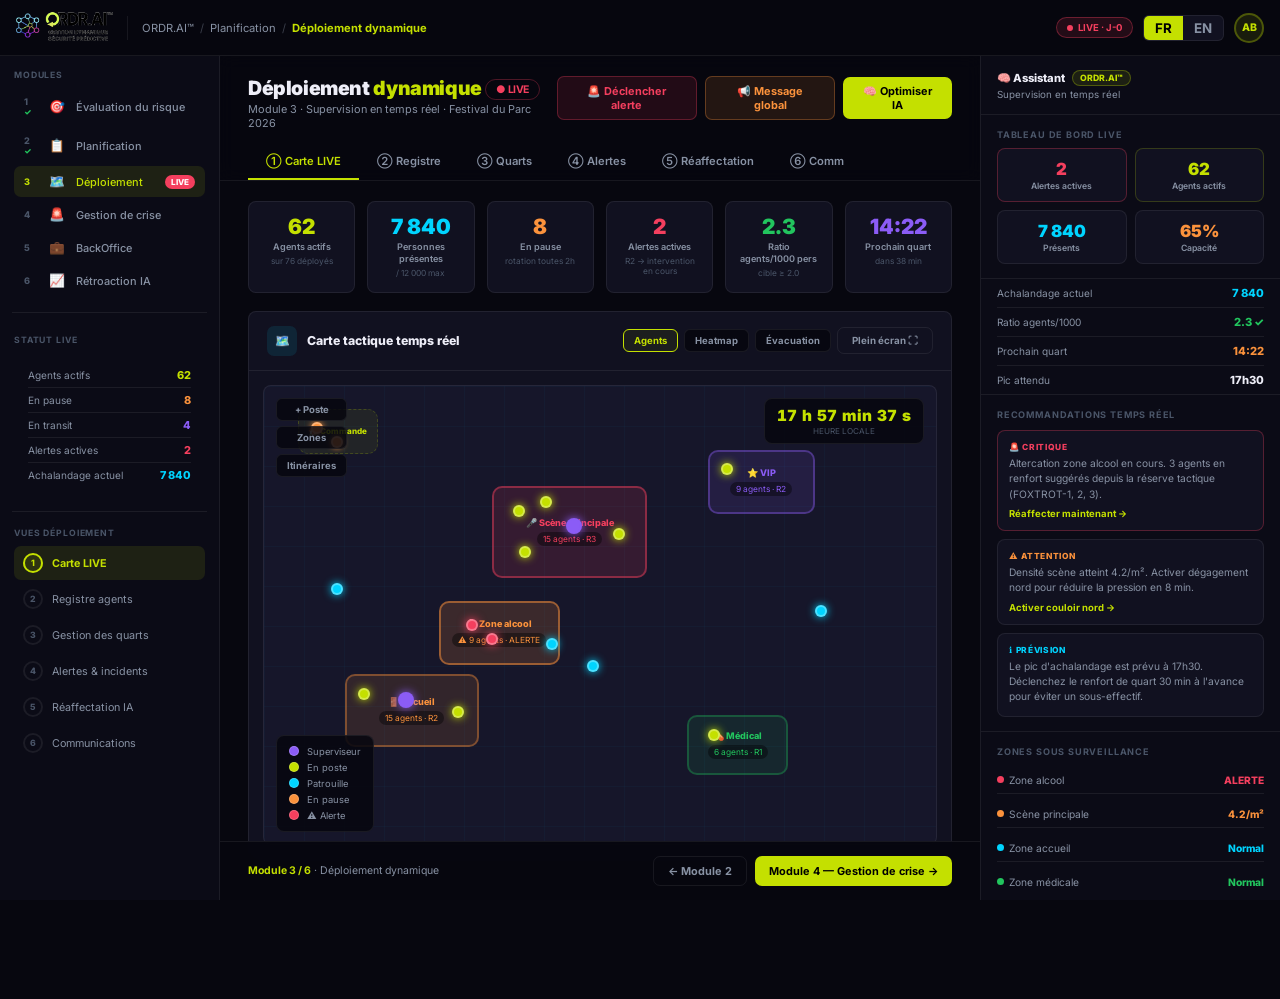
<file: app/03-deploiement.html>
<!DOCTYPE html>
<html lang="fr">
<head>
  <meta charset="UTF-8" />
<meta http-equiv="Cache-Control" content="no-cache, no-store, must-revalidate">
<meta http-equiv="Pragma" content="no-cache">
  <meta name="viewport" content="width=device-width, initial-scale=1.0" />
  <title>ORDR.AI™ — Déploiement dynamique</title>
  <link href="https://fonts.googleapis.com/css2?family=Inter:wght@400;500;600;700;800;900&display=swap" rel="stylesheet" />
  <style>
    :root {
      --bg:#07070f; --bg-sidebar:#0b0b16; --bg-card:#111120; --bg-input:#16162a; --bg-hover:#1a1a2e;
      --border:rgba(255,255,255,0.07); --border-accent:rgba(196,224,0,0.3);
      --accent:#c4e000; --accent-dim:rgba(196,224,0,0.10);
      --cyan:#00d4ff; --cyan-dim:rgba(0,212,255,0.10);
      --purple:#8b5cf6; --purple-dim:rgba(139,92,246,0.10);
      --red:#f43f5e; --orange:#fb923c; --green:#22c55e;
      --text:#eeeef8; --text-2:#8892a4; --text-3:#4a5568;
      --topbar-h:56px; --sidebar-w:220px; --right-w:300px;
      --font:'Inter',system-ui,sans-serif; --r:8px;
    }
    *,*::before,*::after{box-sizing:border-box;margin:0;padding:0}
    html{font-size:14px} body{font-family:var(--font);background:var(--bg);color:var(--text);min-height:100vh;overflow-x:hidden}
    a{text-decoration:none;color:inherit} input,select,textarea,button{font-family:var(--font)}

    /* TOPBAR */
    .topbar{position:fixed;top:0;left:0;right:0;height:var(--topbar-h);background:rgba(7,7,15,0.97);backdrop-filter:blur(16px);border-bottom:1px solid var(--border);display:flex;align-items:center;padding:0 16px;gap:14px;z-index:1000}
    .topbar-logo img{height:30px}
    .topbar-divider{width:1px;height:24px;background:var(--border);flex-shrink:0}
    .breadcrumb{display:flex;align-items:center;gap:6px;font-size:0.8rem;color:var(--text-2)}
    .breadcrumb .active{color:var(--accent);font-weight:700}
    .breadcrumb .sep{opacity:0.4}
    .topbar-right{margin-left:auto;display:flex;align-items:center;gap:10px}
    .lang-toggle{display:flex;background:var(--bg-card);border:1px solid var(--border);border-radius:6px;overflow:hidden;font-size:0.72rem}
    .lang-toggle button{padding:4px 11px;background:transparent;border:none;color:var(--text-2);cursor:pointer;font-weight:700;transition:all 0.2s}
    .lang-toggle button.active{background:var(--accent);color:#000}
    .badge{display:flex;align-items:center;gap:5px;font-size:0.68rem;font-weight:700;padding:4px 10px;border-radius:20px}
    .badge-live{background:rgba(244,63,94,0.12);border:1px solid rgba(244,63,94,0.35);color:var(--red)}
    .badge .dot{width:6px;height:6px;border-radius:50%;background:currentColor;animation:pulse 1.2s infinite}
    @keyframes pulse{0%,100%{opacity:1}50%{opacity:0.3}}
    .avatar{width:30px;height:30px;border-radius:50%;background:var(--accent-dim);border:2px solid var(--border-accent);display:flex;align-items:center;justify-content:center;font-size:0.75rem;font-weight:800;color:var(--accent)}

    /* LAYOUT */
    .app{display:flex;padding-top:var(--topbar-h);min-height:100vh}

    /* SIDEBAR */
    .sidebar{position:fixed;top:var(--topbar-h);left:0;width:var(--sidebar-w);height:calc(100vh - var(--topbar-h));background:var(--bg-sidebar);border-right:1px solid var(--border);overflow-y:auto;z-index:900;display:flex;flex-direction:column}
    .sb-section{padding:14px 14px 6px}
    .sb-label{font-size:0.62rem;font-weight:700;color:var(--text-3);letter-spacing:0.1em;text-transform:uppercase;margin-bottom:8px}
    .mod-item{display:flex;align-items:center;gap:10px;padding:8px 10px;border-radius:7px;cursor:pointer;margin-bottom:2px;color:var(--text-2);font-size:0.78rem;font-weight:500;transition:all 0.2s}
    .mod-item:hover{background:rgba(255,255,255,0.04);color:var(--text)}
    .mod-item.active{background:var(--accent-dim);color:var(--accent)}
    .mod-item .mn{font-size:0.65rem;font-weight:800;color:var(--text-3);width:14px;flex-shrink:0}
    .mod-item.active .mn{color:var(--accent)}
    .mod-item .mi{font-size:0.9rem;width:18px;text-align:center;flex-shrink:0}
    .mod-item .mbadge{margin-left:auto;background:var(--red);color:#fff;font-size:0.58rem;font-weight:800;padding:2px 6px;border-radius:10px;animation:pulse 1.2s infinite}
    .mod-item.done .mn::after{content:'✓';color:var(--green);display:block;font-size:0.6rem}
    .sb-sep{height:1px;background:var(--border);margin:8px 12px}

    /* Live status sidebar */
    .sb-live{padding:10px 14px}
    .live-stat-row{display:flex;justify-content:space-between;align-items:center;padding:5px 0;border-bottom:1px solid var(--border)}
    .live-stat-row:last-child{border:none}
    .live-stat-label{font-size:0.72rem;color:var(--text-2)}
    .live-stat-val{font-size:0.78rem;font-weight:800}

    /* Tab nav sidebar */
    .tab-nav{padding:8px 14px;flex:1}
    .tab-item{display:flex;align-items:center;gap:9px;padding:7px 9px;border-radius:7px;cursor:pointer;margin-bottom:2px;font-size:0.77rem;transition:all 0.2s;color:var(--text-2)}
    .tab-item:hover{background:rgba(255,255,255,0.04);color:var(--text)}
    .tab-item.active{background:var(--accent-dim);color:var(--accent);font-weight:700}
    .tab-dot{width:20px;height:20px;border-radius:50%;border:2px solid var(--border);display:flex;align-items:center;justify-content:center;font-size:0.62rem;font-weight:800;flex-shrink:0;color:var(--text-3)}
    .tab-item.active .tab-dot{border-color:var(--accent);color:var(--accent);background:var(--accent-dim)}

    /* MAIN */
    .main{margin-left:var(--sidebar-w);margin-right:var(--right-w);flex:1;display:flex;flex-direction:column;min-width:0}

    /* Page header */
    .page-header{padding:20px 28px 0;border-bottom:1px solid var(--border);background:rgba(7,7,15,0.7);backdrop-filter:blur(8px);position:sticky;top:var(--topbar-h);z-index:50}
    .page-title-row{display:flex;align-items:flex-start;justify-content:space-between;margin-bottom:14px}
    .page-title{font-size:1.4rem;font-weight:900;letter-spacing:-0.02em}
    .page-title .hl{color:var(--accent)} .page-title .hl-red{color:var(--red)}
    .page-sub{font-size:0.78rem;color:var(--text-2);margin-top:2px}
    .page-actions{display:flex;gap:8px;align-items:center}
    .btn{padding:7px 14px;border-radius:7px;font-size:0.78rem;font-weight:700;cursor:pointer;border:none;transition:all 0.2s}
    .btn-ghost{background:transparent;color:var(--text-2);border:1px solid var(--border)}
    .btn-ghost:hover{color:var(--text);border-color:rgba(255,255,255,0.2)}
    .btn-primary{background:var(--accent);color:#000}
    .btn-primary:hover{background:#d4f000;transform:translateY(-1px)}
    .btn-cyan{background:rgba(0,212,255,0.12);color:var(--cyan);border:1px solid rgba(0,212,255,0.25)}
    .btn-red{background:rgba(244,63,94,0.12);color:var(--red);border:1px solid rgba(244,63,94,0.3)}
    .btn-red:hover{background:rgba(244,63,94,0.22)}
    .btn-orange{background:rgba(251,146,60,0.12);color:var(--orange);border:1px solid rgba(251,146,60,0.3)}

    /* Tab bar */
    .tab-bar{display:flex;gap:0}
    .tab-bar-btn{padding:10px 18px;background:transparent;border:none;cursor:pointer;font-size:0.8rem;font-weight:600;color:var(--text-2);border-bottom:2px solid transparent;transition:all 0.2s}
    .tab-bar-btn:hover{color:var(--text)}
    .tab-bar-btn.active{color:var(--accent);border-bottom-color:var(--accent)}

    /* CONTENT */
    .content{padding:20px 28px 80px;display:flex;flex-direction:column;gap:18px}

    /* Cards */
    .card{background:var(--bg-card);border:1px solid var(--border);border-radius:var(--r)}
    .card-header{display:flex;align-items:center;justify-content:space-between;padding:14px 18px;border-bottom:1px solid var(--border)}
    .card-title{display:flex;align-items:center;gap:10px;font-size:0.88rem;font-weight:800}
    .card-icon{width:30px;height:30px;border-radius:7px;display:flex;align-items:center;justify-content:center;font-size:0.85rem;flex-shrink:0}
    .card-body{padding:18px}
    .card-actions{display:flex;gap:6px;align-items:center}

    /* Tab panels */
    .tab-panel{display:none} .tab-panel.active{display:flex;flex-direction:column;gap:18px}

    /* ── TAB 1 — CARTE LIVE ── */
    .live-map-wrap{position:relative;height:460px;background:var(--bg-input);border-radius:var(--r);overflow:hidden;border:1px solid var(--border)}
    .lm-bg{position:absolute;inset:0;background-image:linear-gradient(rgba(0,212,255,0.03) 1px,transparent 1px),linear-gradient(90deg,rgba(0,212,255,0.03) 1px,transparent 1px);background-size:40px 40px}
    /* Zones sur la carte */
    .lm-zone{position:absolute;border-radius:10px;display:flex;align-items:center;justify-content:center;cursor:pointer;transition:all 0.3s;user-select:none;flex-direction:column;gap:3px}
    .lm-zone:hover{filter:brightness(1.25);z-index:5}
    .lm-zone-label{font-size:0.65rem;font-weight:800;text-align:center;line-height:1.2}
    .lm-zone-count{font-size:0.6rem;background:rgba(0,0,0,0.4);padding:2px 6px;border-radius:10px}
    /* Agents sur la carte */
    .agent-dot{position:absolute;width:12px;height:12px;border-radius:50%;cursor:pointer;z-index:4;transition:all 0.5s;border:2px solid rgba(255,255,255,0.3)}
    .agent-dot:hover{transform:scale(1.5);z-index:10}
    .agent-dot.on-post{background:var(--accent);box-shadow:0 0 8px var(--accent)}
    .agent-dot.patrol{background:var(--cyan);box-shadow:0 0 8px var(--cyan);animation:patrol-move 4s infinite alternate}
    .agent-dot.break{background:var(--orange);box-shadow:0 0 6px var(--orange)}
    .agent-dot.alert{background:var(--red);box-shadow:0 0 10px var(--red);animation:pulse-dot 0.8s infinite}
    .agent-dot.supervisor{background:var(--purple);box-shadow:0 0 10px var(--purple);width:16px;height:16px;border-color:rgba(139,92,246,0.5)}
    @keyframes patrol-move{0%{transform:translate(0,0)}50%{transform:translate(8px,-5px)}100%{transform:translate(0,0)}}
    @keyframes pulse-dot{0%,100%{transform:scale(1);opacity:1}50%{transform:scale(1.4);opacity:0.7}}
    /* Heatmap overlay */
    .heatmap-overlay{position:absolute;inset:0;pointer-events:none;opacity:0;transition:opacity 0.4s}
    .heatmap-overlay.visible{opacity:0.55}
    /* Alert flash */
    .alert-zone{animation:alert-flash 1s infinite}
    @keyframes alert-flash{0%,100%{filter:brightness(1)}50%{filter:brightness(1.6)}}
    /* Map toolbar */
    .map-toolbar{position:absolute;top:12px;left:12px;display:flex;flex-direction:column;gap:5px;z-index:6}
    .mt-btn{background:rgba(7,7,15,0.85);border:1px solid var(--border);border-radius:6px;padding:5px 10px;font-size:0.68rem;font-weight:700;color:var(--text-2);cursor:pointer;transition:all 0.2s;white-space:nowrap}
    .mt-btn:hover,.mt-btn.active{border-color:var(--accent);color:var(--accent);background:rgba(196,224,0,0.06)}
    .map-legend{position:absolute;bottom:12px;left:12px;background:rgba(7,7,15,0.88);border:1px solid var(--border);border-radius:8px;padding:10px 12px;display:flex;flex-direction:column;gap:5px;z-index:6}
    .ml-item{display:flex;align-items:center;gap:8px;font-size:0.67rem;color:var(--text-2)}
    .ml-dot{width:10px;height:10px;border-radius:50%;flex-shrink:0;border:1.5px solid rgba(255,255,255,0.2)}
    /* Agent tooltip */
    .agent-tip{position:absolute;background:var(--bg-card);border:1px solid var(--border);border-radius:8px;padding:8px 12px;font-size:0.72rem;pointer-events:none;z-index:20;min-width:130px;display:none}
    .agent-tip.show{display:block}
    .at-name{font-weight:800;margin-bottom:3px}
    .at-status{font-size:0.65rem;color:var(--text-3)}
    /* Live timer */
    .map-clock{position:absolute;top:12px;right:12px;background:rgba(7,7,15,0.88);border:1px solid var(--border);border-radius:8px;padding:7px 12px;z-index:6;text-align:center}
    .mc-time{font-size:1.1rem;font-weight:900;color:var(--accent);font-variant-numeric:tabular-nums;letter-spacing:0.02em}
    .mc-label{font-size:0.58rem;color:var(--text-3);margin-top:1px}

    /* ── KPI ROW ── */
    .kpi-row{display:grid;grid-template-columns:repeat(6,1fr);gap:12px}
    .kpi-card{background:var(--bg-card);border:1px solid var(--border);border-radius:var(--r);padding:14px;text-align:center;cursor:pointer;transition:all 0.2s}
    .kpi-card:hover{border-color:rgba(255,255,255,0.12)}
    .kpi-val{font-size:1.5rem;font-weight:900;line-height:1;margin-bottom:4px}
    .kpi-lbl{font-size:0.65rem;color:var(--text-2);font-weight:600;line-height:1.3}
    .kpi-sub{font-size:0.6rem;color:var(--text-3);margin-top:3px}

    /* ── TAB 2 — REGISTRE AGENTS ── */
    .agents-toolbar{display:flex;gap:8px;align-items:center;padding:14px 18px;border-bottom:1px solid var(--border);flex-wrap:wrap}
    .search-input{background:var(--bg-input);border:1px solid var(--border);border-radius:7px;padding:7px 12px;color:var(--text);font-size:0.78rem;min-width:200px}
    .search-input:focus{outline:none;border-color:var(--accent)}
    .filter-sel{background:var(--bg-input);border:1px solid var(--border);border-radius:7px;padding:7px 10px;color:var(--text);font-size:0.78rem;cursor:pointer}
    .filter-sel:focus{outline:none;border-color:var(--accent)}
    .agents-table{width:100%;border-collapse:collapse}
    .agents-table th{padding:9px 14px;text-align:left;font-size:0.65rem;font-weight:700;color:var(--text-3);letter-spacing:0.08em;text-transform:uppercase;border-bottom:2px solid var(--border)}
    .agents-table td{padding:9px 14px;border-bottom:1px solid var(--border);font-size:0.79rem;vertical-align:middle}
    .agents-table tr:last-child td{border:none}
    .agents-table tr:hover td{background:rgba(255,255,255,0.015)}
    .status-pill{padding:3px 10px;border-radius:20px;font-size:0.65rem;font-weight:800;border:1px solid}
    .sp-post{background:rgba(196,224,0,0.08);border-color:rgba(196,224,0,0.25);color:var(--accent)}
    .sp-patrol{background:rgba(0,212,255,0.08);border-color:rgba(0,212,255,0.25);color:var(--cyan)}
    .sp-break{background:rgba(251,146,60,0.08);border-color:rgba(251,146,60,0.25);color:var(--orange)}
    .sp-alert{background:rgba(244,63,94,0.1);border-color:rgba(244,63,94,0.3);color:var(--red);animation:pulse 1s infinite}
    .sp-transit{background:rgba(139,92,246,0.08);border-color:rgba(139,92,246,0.25);color:var(--purple)}
    .agent-avatar{width:26px;height:26px;border-radius:50%;display:flex;align-items:center;justify-content:center;font-size:0.68rem;font-weight:800;flex-shrink:0}
    .agent-row-name{display:flex;align-items:center;gap:8px;font-weight:700}
    .zone-tag{padding:3px 8px;border-radius:5px;font-size:0.67rem;font-weight:700;background:rgba(255,255,255,0.05);border:1px solid var(--border)}
    .reassign-btn{background:transparent;border:1px solid var(--border);border-radius:6px;padding:4px 9px;font-size:0.67rem;font-weight:700;color:var(--text-2);cursor:pointer;transition:all 0.2s}
    .reassign-btn:hover{border-color:var(--accent);color:var(--accent)}
    .callsign{font-family:monospace;font-size:0.78rem;color:var(--cyan);font-weight:800}

    /* ── TAB 3 — QUARTS ── */
    .shift-timeline{display:flex;flex-direction:column;gap:0}
    .shift-header-row{display:grid;grid-template-columns:140px repeat(8,1fr);gap:0;padding:0 18px;margin-bottom:4px}
    .sh-hour{font-size:0.65rem;color:var(--text-3);text-align:center;font-weight:700}
    .shift-row{display:grid;grid-template-columns:140px repeat(8,1fr);gap:0;padding:4px 18px;border-bottom:1px solid var(--border);align-items:center;min-height:44px}
    .shift-row:hover{background:rgba(255,255,255,0.015)}
    .shift-agent-name{font-size:0.77rem;font-weight:700;display:flex;align-items:center;gap:7px}
    .shift-block{position:relative;height:28px;border-radius:5px;display:flex;align-items:center;justify-content:center;font-size:0.6rem;font-weight:800;cursor:pointer;transition:all 0.2s;overflow:hidden;white-space:nowrap}
    .shift-block:hover{filter:brightness(1.2)}
    .sb-post{background:rgba(196,224,0,0.2);border:1px solid rgba(196,224,0,0.4);color:var(--accent)}
    .sb-break{background:rgba(251,146,60,0.12);border:1px dashed rgba(251,146,60,0.3);color:var(--orange)}
    .sb-off{background:rgba(255,255,255,0.03);border:1px dashed var(--border);color:var(--text-3)}
    .sb-patrol{background:rgba(0,212,255,0.12);border:1px solid rgba(0,212,255,0.3);color:var(--cyan)}
    .now-line{position:absolute;top:0;bottom:0;width:2px;background:var(--red);z-index:3}
    .now-label{font-size:0.58rem;color:var(--red);font-weight:800;text-align:center;margin-bottom:3px}

    /* ── TAB 4 — ALERTES ── */
    .alert-feed{display:flex;flex-direction:column;gap:0}
    .alert-item{display:flex;gap:12px;padding:14px 18px;border-bottom:1px solid var(--border);cursor:pointer;transition:all 0.2s}
    .alert-item:hover{background:rgba(255,255,255,0.02)}
    .alert-item:last-child{border:none}
    .alert-icon{width:34px;height:34px;border-radius:8px;display:flex;align-items:center;justify-content:center;font-size:1rem;flex-shrink:0}
    .ai-crit{background:rgba(244,63,94,0.12);border:1px solid rgba(244,63,94,0.3)}
    .ai-warn{background:rgba(251,146,60,0.12);border:1px solid rgba(251,146,60,0.3)}
    .ai-info{background:rgba(0,212,255,0.08);border:1px solid rgba(0,212,255,0.2)}
    .ai-ok{background:rgba(34,197,94,0.08);border:1px solid rgba(34,197,94,0.2)}
    .alert-content{flex:1}
    .alert-title{font-size:0.82rem;font-weight:800;margin-bottom:2px}
    .alert-desc{font-size:0.73rem;color:var(--text-2);line-height:1.5;margin-bottom:5px}
    .alert-meta{display:flex;gap:10px;font-size:0.65rem;color:var(--text-3)}
    .alert-meta span{display:flex;align-items:center;gap:3px}
    .alert-actions{display:flex;gap:6px;margin-top:8px}
    .alert-time{font-size:0.68rem;color:var(--text-3);white-space:nowrap;flex-shrink:0;margin-top:2px}

    /* ── TAB 5 — RÉAFFECTATION ── */
    .reassign-grid{display:grid;grid-template-columns:1fr 1fr;gap:16px}
    .zone-pool{background:var(--bg-input);border:1px solid var(--border);border-radius:var(--r);padding:14px}
    .zp-header{display:flex;justify-content:space-between;align-items:center;margin-bottom:10px}
    .zp-name{font-size:0.82rem;font-weight:800;display:flex;align-items:center;gap:7px}
    .zp-count{font-size:0.72rem;color:var(--text-2)}
    .agent-chip{display:flex;align-items:center;gap:8px;padding:7px 10px;background:var(--bg-card);border:1px solid var(--border);border-radius:7px;margin-bottom:6px;cursor:grab;transition:all 0.2s}
    .agent-chip:hover{border-color:var(--accent);background:rgba(196,224,0,0.04)}
    .agent-chip:last-child{margin-bottom:0}
    .ac-name{font-size:0.77rem;font-weight:700;flex:1}
    .ac-badge{font-size:0.62rem;font-weight:800;padding:2px 7px;border-radius:10px}
    .ac-drop-zone{background:rgba(196,224,0,0.04);border:2px dashed rgba(196,224,0,0.25);border-radius:8px;padding:14px;text-align:center;font-size:0.75rem;color:var(--text-3);min-height:60px;display:flex;align-items:center;justify-content:center;transition:all 0.2s}
    .ac-drop-zone.drag-over{border-color:var(--accent);background:rgba(196,224,0,0.08);color:var(--accent)}
    .ia-reco-strip{background:rgba(196,224,0,0.04);border:1px solid rgba(196,224,0,0.12);border-radius:8px;padding:12px 16px;font-size:0.77rem;color:var(--text-2);display:flex;align-items:flex-start;gap:10px;margin-bottom:14px}

    /* ── TAB 6 — COMM ── */
    .comm-layout{display:grid;grid-template-columns:1fr 300px;gap:16px}
    .comm-messages{display:flex;flex-direction:column;gap:8px;max-height:400px;overflow-y:auto;padding-right:4px}
    .msg-bubble{display:flex;gap:10px;align-items:flex-start}
    .msg-avatar{width:28px;height:28px;border-radius:50%;display:flex;align-items:center;justify-content:center;font-size:0.65rem;font-weight:800;flex-shrink:0}
    .msg-body{background:var(--bg-input);border:1px solid var(--border);border-radius:0 8px 8px 8px;padding:10px 12px;max-width:480px;flex:1}
    .msg-sender{font-size:0.65rem;font-weight:800;color:var(--accent);margin-bottom:3px}
    .msg-text{font-size:0.78rem;color:var(--text-2);line-height:1.5}
    .msg-time{font-size:0.6rem;color:var(--text-3);margin-top:4px}
    .msg-mine .msg-body{background:var(--accent-dim);border-color:rgba(196,224,0,0.2);border-radius:8px 0 8px 8px;margin-left:auto}
    .msg-mine .msg-sender{color:var(--text-2)}
    .msg-urgent .msg-body{background:rgba(244,63,94,0.08);border-color:rgba(244,63,94,0.25)}
    .msg-urgent .msg-sender{color:var(--red)}
    .comm-input-row{display:flex;gap:8px;padding:12px 0 0;border-top:1px solid var(--border);margin-top:8px}
    .comm-input{background:var(--bg-input);border:1px solid var(--border);border-radius:8px;padding:9px 14px;color:var(--text);font-size:0.8rem;flex:1;resize:none}
    .comm-input:focus{outline:none;border-color:var(--accent)}
    .channel-panel{background:var(--bg-input);border:1px solid var(--border);border-radius:var(--r)}
    .ch-header{padding:10px 14px;border-bottom:1px solid var(--border);font-size:0.72rem;font-weight:800}
    .ch-item{display:flex;align-items:center;gap:9px;padding:8px 14px;cursor:pointer;transition:all 0.2s;border-bottom:1px solid var(--border)}
    .ch-item:hover{background:rgba(255,255,255,0.03)}
    .ch-item.active{background:var(--accent-dim)}
    .ch-item:last-child{border:none}
    .ch-dot{width:8px;height:8px;border-radius:50%;flex-shrink:0}
    .ch-name{font-size:0.77rem;font-weight:700;flex:1}
    .ch-count{font-size:0.62rem;color:var(--text-3)}

    /* Nav bottom */
    .nav-bottom{display:flex;justify-content:space-between;align-items:center;padding:14px 28px;border-top:1px solid var(--border);position:sticky;bottom:0;background:rgba(7,7,15,0.96);backdrop-filter:blur(8px)}

    /* RIGHT PANEL */
    .right-panel{position:fixed;top:var(--topbar-h);right:0;width:var(--right-w);height:calc(100vh - var(--topbar-h));background:var(--bg-sidebar);border-left:1px solid var(--border);overflow-y:auto;z-index:900;display:flex;flex-direction:column}
    .rp-header{padding:14px 16px;border-bottom:1px solid var(--border)}
    .rp-title{font-size:0.8rem;font-weight:800;display:flex;align-items:center;gap:7px;margin-bottom:3px}
    .rp-badge{background:var(--accent-dim);border:1px solid var(--border-accent);color:var(--accent);font-size:0.62rem;font-weight:800;padding:2px 7px;border-radius:10px}
    .rp-sub{font-size:0.7rem;color:var(--text-2)}
    .rp-kpi-row{display:flex;justify-content:space-between;align-items:center;padding:7px 16px;border-bottom:1px solid var(--border)}
    .rp-kpi-row:last-child{border:none}
    .rp-kpi-label{font-size:0.72rem;color:var(--text-2)}
    .rp-kpi-val{font-size:0.8rem;font-weight:800}
    .ia-block{padding:14px 16px;border-bottom:1px solid var(--border)}
    .ia-block-title{font-size:0.65rem;font-weight:700;color:var(--text-3);letter-spacing:0.09em;text-transform:uppercase;margin-bottom:10px}
    .ia-card{background:var(--bg-card);border:1px solid var(--border);border-radius:var(--r);padding:11px;margin-bottom:8px;cursor:pointer;transition:all 0.2s}
    .ia-card:last-child{margin-bottom:0}
    .ia-card:hover{border-color:var(--border-accent)}
    .ia-type{font-size:0.6rem;font-weight:800;letter-spacing:0.08em;text-transform:uppercase;margin-bottom:4px}
    .ia-type.warn{color:var(--orange)} .ia-type.info{color:var(--cyan)} .ia-type.crit{color:var(--red)} .ia-type.ok{color:var(--green)}
    .ia-msg{font-size:0.73rem;color:var(--text-2);line-height:1.5}
    .ia-action{margin-top:6px;font-size:0.68rem;font-weight:700;color:var(--accent);cursor:pointer}

    /* Alert counter in right panel */
    .alert-counter{padding:14px 16px;border-bottom:1px solid var(--border)}
    .ac-grid{display:grid;grid-template-columns:1fr 1fr;gap:8px}
    .ac-item{background:var(--bg-card);border:1px solid var(--border);border-radius:var(--r);padding:10px;text-align:center}
    .ac-val{font-size:1.2rem;font-weight:900;margin-bottom:2px}
    .ac-lbl{font-size:0.62rem;color:var(--text-2);font-weight:600}

    ::-webkit-scrollbar{width:5px}::-webkit-scrollbar-track{background:transparent}::-webkit-scrollbar-thumb{background:var(--border);border-radius:3px}
  </style>
</head>
<body>

<!-- TOPBAR -->
<header class="topbar">
  <div class="topbar-logo"><img src="../assets/logos/logo_dark.png" alt="ORDR.AI" /></div>
  <div class="topbar-divider"></div>
  <div class="breadcrumb">
    <span>ORDR.AI™</span><span class="sep">/</span>
    <a href="02-planification.html" data-fr="Planification" data-en="Planning">Planification</a><span class="sep">/</span>
    <span class="active" data-fr="Déploiement dynamique" data-en="Dynamic deployment">Déploiement dynamique</span>
  </div>
  <div class="topbar-right">
    <div class="badge badge-live"><span class="dot"></span><span data-fr="LIVE · J-0" data-en="LIVE · D-0">LIVE · J-0</span></div>
    <div class="lang-toggle">
      <button onclick="setLang('fr')" class="active" data-l="fr">FR</button>
      <button onclick="setLang('en')" data-l="en">EN</button>
    </div>
    <div class="avatar">AB</div>
  </div>
</header>

<div class="app">

  <!-- SIDEBAR -->
  <aside class="sidebar">
    <div class="sb-section">
      <div class="sb-label">Modules</div>
      <div class="mod-item done" onclick="location.href='01-profil-evenement.html'"><span class="mn">1</span><span class="mi">🎯</span><span data-fr="Évaluation du risque" data-en="Risk assessment">Évaluation du risque</span></div>
      <div class="mod-item done" onclick="location.href='02-planification.html'"><span class="mn">2</span><span class="mi">📋</span><span data-fr="Planification" data-en="Planning">Planification</span></div>
      <div class="mod-item active"><span class="mn">3</span><span class="mi">🗺️</span><span data-fr="Déploiement" data-en="Deployment">Déploiement</span><span class="mbadge">LIVE</span></div>
      <div class="mod-item"><span class="mn">4</span><span class="mi">🚨</span><span data-fr="Gestion de crise" data-en="Crisis mgmt">Gestion de crise</span></div>
      <div class="mod-item"><span class="mn">5</span><span class="mi">💼</span><span>BackOffice</span></div>
      <div class="mod-item"><span class="mn">6</span><span class="mi">📈</span><span data-fr="Rétroaction IA" data-en="AI Feedback">Rétroaction IA</span></div>
    </div>
    <div class="sb-sep"></div>
    <div class="sb-section">
      <div class="sb-label" data-fr="Statut live" data-en="Live status">Statut live</div>
      <div class="sb-live">
        <div class="live-stat-row"><span class="live-stat-label" data-fr="Agents actifs" data-en="Active agents">Agents actifs</span><span class="live-stat-val" style="color:var(--accent)">62</span></div>
        <div class="live-stat-row"><span class="live-stat-label" data-fr="En pause" data-en="On break">En pause</span><span class="live-stat-val" style="color:var(--orange)">8</span></div>
        <div class="live-stat-row"><span class="live-stat-label" data-fr="En transit" data-en="In transit">En transit</span><span class="live-stat-val" style="color:var(--purple)">4</span></div>
        <div class="live-stat-row"><span class="live-stat-label" data-fr="Alertes actives" data-en="Active alerts">Alertes actives</span><span class="live-stat-val" style="color:var(--red)">2</span></div>
        <div class="live-stat-row"><span class="live-stat-label" data-fr="Achalandage actuel" data-en="Current attendance">Achalandage actuel</span><span class="live-stat-val" style="color:var(--cyan)">7 840</span></div>
      </div>
    </div>
    <div class="sb-sep"></div>
    <div class="tab-nav">
      <div class="sb-label" data-fr="Vues déploiement" data-en="Deployment views">Vues déploiement</div>
      <div class="tab-item active" onclick="switchTab('t1',this)"><div class="tab-dot">1</div><span data-fr="Carte LIVE" data-en="LIVE Map">Carte LIVE</span></div>
      <div class="tab-item" onclick="switchTab('t2',this)"><div class="tab-dot">2</div><span data-fr="Registre agents" data-en="Agent roster">Registre agents</span></div>
      <div class="tab-item" onclick="switchTab('t3',this)"><div class="tab-dot">3</div><span data-fr="Gestion des quarts" data-en="Shift management">Gestion des quarts</span></div>
      <div class="tab-item" onclick="switchTab('t4',this)"><div class="tab-dot">4</div><span data-fr="Alertes & incidents" data-en="Alerts & incidents">Alertes & incidents</span></div>
      <div class="tab-item" onclick="switchTab('t5',this)"><div class="tab-dot">5</div><span data-fr="Réaffectation IA" data-en="AI reassignment">Réaffectation IA</span></div>
      <div class="tab-item" onclick="switchTab('t6',this)"><div class="tab-dot">6</div><span data-fr="Communications" data-en="Communications">Communications</span></div>
    </div>
  </aside>

  <!-- MAIN -->
  <main class="main">
    <div class="page-header">
      <div class="page-title-row">
        <div>
          <div class="page-title">Déploiement <span class="hl">dynamique</span> <span class="hl-red" style="font-size:0.75rem;border:1px solid rgba(244,63,94,0.3);border-radius:20px;padding:3px 10px;font-weight:700;vertical-align:middle">● LIVE</span></div>
          <div class="page-sub" data-fr="Module 3 · Supervision en temps réel · Festival du Parc 2026" data-en="Module 3 · Real-time supervision · Parc Festival 2026">Module 3 · Supervision en temps réel · Festival du Parc 2026</div>
        </div>
        <div class="page-actions">
          <button class="btn btn-red" onclick="triggerAlert()" data-fr="🚨 Déclencher alerte" data-en="🚨 Trigger alert">🚨 Déclencher alerte</button>
          <button class="btn btn-orange" data-fr="📢 Message global" data-en="📢 Broadcast">📢 Message global</button>
          <button class="btn btn-primary" data-fr="🧠 Optimiser IA" data-en="🧠 AI optimize">🧠 Optimiser IA</button>
        </div>
      </div>
      <div class="tab-bar">
        <button class="tab-bar-btn active" onclick="switchTab('t1',null,this)" data-fr="① Carte LIVE" data-en="① LIVE Map">① Carte LIVE</button>
        <button class="tab-bar-btn" onclick="switchTab('t2',null,this)" data-fr="② Registre" data-en="② Roster">② Registre</button>
        <button class="tab-bar-btn" onclick="switchTab('t3',null,this)" data-fr="③ Quarts" data-en="③ Shifts">③ Quarts</button>
        <button class="tab-bar-btn" onclick="switchTab('t4',null,this)" data-fr="④ Alertes" data-en="④ Alerts">④ Alertes <span id="alert-badge" style="background:var(--red);color:#fff;font-size:0.58rem;font-weight:800;padding:1px 6px;border-radius:10px;margin-left:3px">2</span></button>
        <button class="tab-bar-btn" onclick="switchTab('t5',null,this)" data-fr="⑤ Réaffectation" data-en="⑤ Reassign">⑤ Réaffectation</button>
        <button class="tab-bar-btn" onclick="switchTab('t6',null,this)" data-fr="⑥ Comm" data-en="⑥ Comm">⑥ Comm</button>
      </div>
    </div>

    <div class="content">

      <!-- ════ TAB 1 — CARTE LIVE ════ -->
      <div class="tab-panel active" id="t1">

        <!-- KPIs -->
        <div class="kpi-row">
          <div class="kpi-card"><div class="kpi-val" style="color:var(--accent)" id="kpi-actifs">62</div><div class="kpi-lbl" data-fr="Agents actifs" data-en="Active agents">Agents actifs</div><div class="kpi-sub" data-fr="sur 76 déployés" data-en="of 76 deployed">sur 76 déployés</div></div>
          <div class="kpi-card"><div class="kpi-val" style="color:var(--cyan)" id="kpi-attendance">7 840</div><div class="kpi-lbl" data-fr="Personnes présentes" data-en="Persons on site">Personnes présentes</div><div class="kpi-sub">/ 12 000 max</div></div>
          <div class="kpi-card"><div class="kpi-val" style="color:var(--orange)" id="kpi-breaks">8</div><div class="kpi-lbl" data-fr="En pause" data-en="On break">En pause</div><div class="kpi-sub" data-fr="rotation toutes 2h" data-en="rotating every 2h">rotation toutes 2h</div></div>
          <div class="kpi-card"><div class="kpi-val" style="color:var(--red)" id="kpi-alerts">2</div><div class="kpi-lbl" data-fr="Alertes actives" data-en="Active alerts">Alertes actives</div><div class="kpi-sub" data-fr="R2 → intervention en cours" data-en="R2 → intervention ongoing">R2 → intervention en cours</div></div>
          <div class="kpi-card"><div class="kpi-val" style="color:var(--green)">2.3</div><div class="kpi-lbl" data-fr="Ratio agents/1000 pers" data-en="Agents/1000 persons ratio">Agents/1000 pers</div><div class="kpi-sub" data-fr="cible ≥ 2.0" data-en="target ≥ 2.0">cible ≥ 2.0 ✓</div></div>
          <div class="kpi-card"><div class="kpi-val" style="color:var(--purple)">14:22</div><div class="kpi-lbl" data-fr="Prochain quart" data-en="Next shift change">Prochain quart</div><div class="kpi-sub" data-fr="dans 38 min" data-en="in 38 min">dans 38 min</div></div>
        </div>

        <!-- Map -->
        <div class="card">
          <div class="card-header">
            <div class="card-title"><div class="card-icon" style="background:rgba(0,212,255,0.1)">🗺️</div><span data-fr="Carte tactique temps réel" data-en="Real-time tactical map">Carte tactique temps réel</span></div>
            <div class="card-actions">
              <button class="mt-btn active" onclick="toggleLayer('agents',this)" data-fr="Agents" data-en="Agents">Agents</button>
              <button class="mt-btn" onclick="toggleLayer('heatmap',this)" data-fr="Heatmap" data-en="Heatmap">Heatmap</button>
              <button class="mt-btn" onclick="toggleLayer('evac',this)" data-fr="Évacuation" data-en="Evacuation">Évacuation</button>
              <button class="btn btn-ghost" style="font-size:0.7rem" data-fr="Plein écran ⛶" data-en="Fullscreen ⛶">Plein écran ⛶</button>
            </div>
          </div>
          <div style="padding:14px">
            <div class="live-map-wrap" id="liveMap" onclick="mapClick(event)">
              <div class="lm-bg"></div>

              <!-- Heatmap SVG overlay -->
              <svg class="heatmap-overlay" id="heatmapLayer" viewBox="0 0 700 460" preserveAspectRatio="none">
                <defs>
                  <radialGradient id="hg1" cx="50%" cy="50%" r="50%"><stop offset="0%" stop-color="#f43f5e" stop-opacity="0.8"/><stop offset="100%" stop-color="#f43f5e" stop-opacity="0"/></radialGradient>
                  <radialGradient id="hg2" cx="50%" cy="50%" r="50%"><stop offset="0%" stop-color="#fb923c" stop-opacity="0.6"/><stop offset="100%" stop-color="#fb923c" stop-opacity="0"/></radialGradient>
                  <radialGradient id="hg3" cx="50%" cy="50%" r="50%"><stop offset="0%" stop-color="#fb923c" stop-opacity="0.5"/><stop offset="100%" stop-color="#fb923c" stop-opacity="0"/></radialGradient>
                </defs>
                <ellipse cx="320" cy="160" rx="100" ry="70" fill="url(#hg1)"/>
                <ellipse cx="150" cy="310" rx="80" ry="55" fill="url(#hg2)"/>
                <ellipse cx="420" cy="260" rx="70" ry="50" fill="url(#hg3)"/>
              </svg>

              <!-- Zones -->
              <div class="lm-zone" id="zone-scene" style="top:22%;left:34%;width:23%;height:20%;background:rgba(244,63,94,0.14);border:2px solid rgba(244,63,94,0.45);color:var(--red)" onclick="selectZone('scene',event)">
                <div class="lm-zone-label">🎤 Scène principale</div>
                <div class="lm-zone-count">15 agents · R3</div>
              </div>
              <div class="lm-zone" id="zone-accueil" style="top:63%;left:12%;width:20%;height:16%;background:rgba(251,146,60,0.12);border:2px solid rgba(251,146,60,0.38);color:var(--orange)" onclick="selectZone('accueil',event)">
                <div class="lm-zone-label">🚪 Accueil</div>
                <div class="lm-zone-count">15 agents · R2</div>
              </div>
              <div class="lm-zone" id="zone-vip" style="top:14%;left:66%;width:16%;height:14%;background:rgba(139,92,246,0.12);border:2px solid rgba(139,92,246,0.38);color:var(--purple)" onclick="selectZone('vip',event)">
                <div class="lm-zone-label">⭐ VIP</div>
                <div class="lm-zone-count">9 agents · R2</div>
              </div>
              <div class="lm-zone" id="zone-med" style="top:72%;left:63%;width:15%;height:13%;background:rgba(34,197,94,0.1);border:2px solid rgba(34,197,94,0.3);color:var(--green)" onclick="selectZone('med',event)">
                <div class="lm-zone-label">💊 Médical</div>
                <div class="lm-zone-count">6 agents · R1</div>
              </div>
              <div class="lm-zone alert-zone" id="zone-alcool" style="top:47%;left:26%;width:18%;height:14%;background:rgba(251,146,60,0.16);border:2px solid rgba(251,146,60,0.5);color:var(--orange)" onclick="selectZone('alcool',event)">
                <div class="lm-zone-label">🍺 Zone alcool</div>
                <div class="lm-zone-count">⚠ 9 agents · ALERTE</div>
              </div>
              <div class="lm-zone" style="top:5%;left:5%;width:12%;height:10%;background:rgba(196,224,0,0.07);border:1px dashed rgba(196,224,0,0.2);color:var(--accent)" >
                <div class="lm-zone-label" style="font-size:0.58rem">🏠 Commande</div>
              </div>

              <!-- Agent dots — supervisors -->
              <div class="agent-dot supervisor" style="top:29%;left:45%" onmouseenter="showTip(this,'M. Tremblay','Superviseur · Scène')" onmouseleave="hideTip()"></div>
              <div class="agent-dot supervisor" style="top:67%;left:20%" onmouseenter="showTip(this,'S. Côté','Superviseur · Accueil')" onmouseleave="hideTip()"></div>

              <!-- Agent dots — on post -->
              <div class="agent-dot on-post" style="top:26%;left:37%" onmouseenter="showTip(this,'P. Gagnon','En poste · Scène')" onmouseleave="hideTip()"></div>
              <div class="agent-dot on-post" style="top:31%;left:52%" onmouseenter="showTip(this,'A. Roy','En poste · Scène')" onmouseleave="hideTip()"></div>
              <div class="agent-dot on-post" style="top:24%;left:41%" onmouseenter="showTip(this,'J. Morin','En poste · Scène')" onmouseleave="hideTip()"></div>
              <div class="agent-dot on-post" style="top:35%;left:38%" onmouseenter="showTip(this,'K. Baril','En poste · Scène')" onmouseleave="hideTip()"></div>
              <div class="agent-dot on-post" style="top:66%;left:14%" onmouseenter="showTip(this,'L. Fortin','En poste · Accueil')" onmouseleave="hideTip()"></div>
              <div class="agent-dot on-post" style="top:70%;left:28%" onmouseenter="showTip(this,'D. Pelletier','En poste · Accueil')" onmouseleave="hideTip()"></div>
              <div class="agent-dot on-post" style="top:17%;left:68%" onmouseenter="showTip(this,'J. Lebeau','En poste · VIP')" onmouseleave="hideTip()"></div>
              <div class="agent-dot on-post" style="top:75%;left:66%" onmouseenter="showTip(this,'Dr L. Martin','En poste · Médical')" onmouseleave="hideTip()"></div>

              <!-- Patrol -->
              <div class="agent-dot patrol" style="top:55%;left:42%" onmouseenter="showTip(this,'R. Simard','Patrouille · Zone alcool')" onmouseleave="hideTip()"></div>
              <div class="agent-dot patrol" style="top:60%;left:48%" onmouseenter="showTip(this,'N. Gendron','Patrouille · Zone alcool')" onmouseleave="hideTip()"></div>
              <div class="agent-dot patrol" style="top:43%;left:10%" onmouseenter="showTip(this,'B. Larose','Patrouille · Périmètre')" onmouseleave="hideTip()"></div>
              <div class="agent-dot patrol" style="top:48%;left:82%" onmouseenter="showTip(this,'C. Audet','Patrouille · Périmètre')" onmouseleave="hideTip()"></div>

              <!-- Break -->
              <div class="agent-dot break" style="top:8%;left:7%" onmouseenter="showTip(this,'F. Bélisle','En pause · Commande')" onmouseleave="hideTip()"></div>
              <div class="agent-dot break" style="top:11%;left:10%" onmouseenter="showTip(this,'M. Vézina','En pause · Commande')" onmouseleave="hideTip()"></div>

              <!-- Alert dot -->
              <div class="agent-dot alert" style="top:51%;left:30%" onmouseenter="showTip(this,'T. Mercure','⚠ ALERTE · Zone alcool')" onmouseleave="hideTip()"></div>
              <div class="agent-dot alert" style="top:54%;left:33%" onmouseenter="showTip(this,'V. Côté','⚠ ALERTE · Zone alcool')" onmouseleave="hideTip()"></div>

              <!-- Tooltip -->
              <div class="agent-tip" id="agentTip">
                <div class="at-name" id="tip-name">Agent</div>
                <div class="at-status" id="tip-status">En poste</div>
              </div>

              <!-- Map toolbar -->
              <div class="map-toolbar">
                <button class="mt-btn" data-fr="+ Poste" data-en="+ Post">+ Poste</button>
                <button class="mt-btn" data-fr="Zones" data-en="Zones">Zones</button>
                <button class="mt-btn" data-fr="Itinéraires" data-en="Routes">Itinéraires</button>
              </div>

              <!-- Clock -->
              <div class="map-clock"><div class="mc-time" id="map-clock">13:44:22</div><div class="mc-label">HEURE LOCALE</div></div>

              <!-- Legend -->
              <div class="map-legend">
                <div class="ml-item"><div class="ml-dot" style="background:var(--purple)"></div><span data-fr="Superviseur" data-en="Supervisor">Superviseur</span></div>
                <div class="ml-item"><div class="ml-dot" style="background:var(--accent)"></div><span data-fr="En poste" data-en="On post">En poste</span></div>
                <div class="ml-item"><div class="ml-dot" style="background:var(--cyan)"></div><span data-fr="Patrouille" data-en="Patrol">Patrouille</span></div>
                <div class="ml-item"><div class="ml-dot" style="background:var(--orange)"></div><span data-fr="En pause" data-en="On break">En pause</span></div>
                <div class="ml-item"><div class="ml-dot" style="background:var(--red)"></div><span data-fr="⚠ Alerte" data-en="⚠ Alert">⚠ Alerte</span></div>
              </div>
            </div>
          </div>
        </div>
      </div>

      <!-- ════ TAB 2 — REGISTRE AGENTS ════ -->
      <div class="tab-panel" id="t2">
        <div class="card">
          <div class="card-header">
            <div class="card-title"><div class="card-icon" style="background:var(--accent-dim)">👮</div><span data-fr="Registre des agents déployés" data-en="Deployed agent roster">Registre des agents déployés</span></div>
            <div class="card-actions">
              <span style="font-size:0.72rem;color:var(--text-2)" data-fr="76 agents · 62 actifs" data-en="76 agents · 62 active">76 agents · 62 actifs</span>
              <button class="btn btn-ghost" data-fr="Exporter CSV" data-en="Export CSV">Exporter CSV</button>
            </div>
          </div>
          <div class="agents-toolbar">
            <input type="text" class="search-input" placeholder="Rechercher un agent…" />
            <select class="filter-sel"><option data-fr="Tous statuts" data-en="All statuses">Tous statuts</option><option data-fr="En poste" data-en="On post">En poste</option><option data-fr="Patrouille" data-en="Patrol">Patrouille</option><option data-fr="En pause" data-en="On break">En pause</option><option data-fr="Alerte" data-en="Alert">Alerte</option></select>
            <select class="filter-sel"><option data-fr="Toutes les zones" data-en="All zones">Toutes les zones</option><option data-fr="Scène principale" data-en="Main stage">Scène principale</option><option>VIP</option><option data-fr="Accueil" data-en="Entry">Accueil</option></select>
            <select class="filter-sel"><option data-fr="Tous rôles" data-en="All roles">Tous rôles</option><option data-fr="Superviseur" data-en="Supervisor">Superviseur</option><option data-fr="Agent fixe" data-en="Fixed agent">Agent fixe</option><option data-fr="Patrouille" data-en="Patrol">Patrouille</option></select>
          </div>
          <div style="overflow-x:auto">
            <table class="agents-table">
              <thead><tr>
                <th data-fr="Agent" data-en="Agent">Agent</th>
                <th data-fr="Indicatif" data-en="Callsign">Indicatif</th>
                <th data-fr="Rôle" data-en="Role">Rôle</th>
                <th data-fr="Zone assignée" data-en="Assigned zone">Zone assignée</th>
                <th data-fr="Statut" data-en="Status">Statut</th>
                <th data-fr="Dernière activité" data-en="Last activity">Dernière activité</th>
                <th data-fr="Quart actuel" data-en="Current shift">Quart actuel</th>
                <th></th>
              </tr></thead>
              <tbody>
                <tr>
                  <td><div class="agent-row-name"><div class="agent-avatar" style="background:rgba(139,92,246,0.15);color:var(--purple)">MT</div>M. Tremblay</div></td>
                  <td><span class="callsign">BRAVO-1</span></td>
                  <td data-fr="Superviseur" data-en="Supervisor">Superviseur</td>
                  <td><span class="zone-tag">Scène principale</span></td>
                  <td><span class="status-pill sp-post" data-fr="En poste" data-en="On post">En poste</span></td>
                  <td style="color:var(--text-2);font-size:0.72rem">13:41</td>
                  <td style="font-size:0.72rem;color:var(--text-2)">12h00 – 20h00</td>
                  <td><button class="reassign-btn" data-fr="Réaffecter" data-en="Reassign">Réaffecter</button></td>
                </tr>
                <tr>
                  <td><div class="agent-row-name"><div class="agent-avatar" style="background:rgba(244,63,94,0.12);color:var(--red)">TM</div>T. Mercure</div></td>
                  <td><span class="callsign">BRAVO-5</span></td>
                  <td data-fr="Agent fixe" data-en="Fixed agent">Agent fixe</td>
                  <td><span class="zone-tag" style="border-color:rgba(251,146,60,0.3);color:var(--orange)">Zone alcool</span></td>
                  <td><span class="status-pill sp-alert">⚠ Alerte</span></td>
                  <td style="color:var(--red);font-size:0.72rem">13:44 — en cours</td>
                  <td style="font-size:0.72rem;color:var(--text-2)">12h00 – 20h00</td>
                  <td><button class="reassign-btn" style="border-color:rgba(244,63,94,0.3);color:var(--red)" data-fr="Intervenir →" data-en="Intervene →">Intervenir →</button></td>
                </tr>
                <tr>
                  <td><div class="agent-row-name"><div class="agent-avatar" style="background:rgba(196,224,0,0.12);color:var(--accent)">SC</div>S. Côté</div></td>
                  <td><span class="callsign">CHARLIE-1</span></td>
                  <td data-fr="Superviseur" data-en="Supervisor">Superviseur</td>
                  <td><span class="zone-tag">Zone d'accueil</span></td>
                  <td><span class="status-pill sp-post" data-fr="En poste" data-en="On post">En poste</span></td>
                  <td style="color:var(--text-2);font-size:0.72rem">13:38</td>
                  <td style="font-size:0.72rem;color:var(--text-2)">08h00 – 16h00</td>
                  <td><button class="reassign-btn" data-fr="Réaffecter" data-en="Reassign">Réaffecter</button></td>
                </tr>
                <tr>
                  <td><div class="agent-row-name"><div class="agent-avatar" style="background:rgba(0,212,255,0.12);color:var(--cyan)">RS</div>R. Simard</div></td>
                  <td><span class="callsign">BRAVO-7</span></td>
                  <td data-fr="Patrouille" data-en="Patrol">Patrouille</td>
                  <td><span class="zone-tag" style="border-color:rgba(251,146,60,0.3);color:var(--orange)">Zone alcool</span></td>
                  <td><span class="status-pill sp-patrol" data-fr="Patrouille" data-en="Patrol">Patrouille</span></td>
                  <td style="color:var(--text-2);font-size:0.72rem">13:40</td>
                  <td style="font-size:0.72rem;color:var(--text-2)">12h00 – 20h00</td>
                  <td><button class="reassign-btn" data-fr="Réaffecter" data-en="Reassign">Réaffecter</button></td>
                </tr>
                <tr>
                  <td><div class="agent-row-name"><div class="agent-avatar" style="background:rgba(251,146,60,0.12);color:var(--orange)">FB</div>F. Bélisle</div></td>
                  <td><span class="callsign">DELTA-3</span></td>
                  <td data-fr="Agent fixe" data-en="Fixed agent">Agent fixe</td>
                  <td><span class="zone-tag">Périmètre</span></td>
                  <td><span class="status-pill sp-break" data-fr="En pause" data-en="On break">En pause</span></td>
                  <td style="color:var(--text-2);font-size:0.72rem">13:30</td>
                  <td style="font-size:0.72rem;color:var(--text-2)">08h00 – 16h00</td>
                  <td><button class="reassign-btn" data-fr="Rappeler" data-en="Recall">Rappeler</button></td>
                </tr>
                <tr>
                  <td><div class="agent-row-name"><div class="agent-avatar" style="background:rgba(139,92,246,0.12);color:var(--purple)">JL</div>J. Lebeau</div></td>
                  <td><span class="callsign">ECHO-1</span></td>
                  <td data-fr="Agent VIP" data-en="VIP agent">Agent VIP</td>
                  <td><span class="zone-tag" style="border-color:rgba(139,92,246,0.3);color:var(--purple)">Zone VIP</span></td>
                  <td><span class="status-pill sp-post" data-fr="En poste" data-en="On post">En poste</span></td>
                  <td style="color:var(--text-2);font-size:0.72rem">13:44</td>
                  <td style="font-size:0.72rem;color:var(--text-2)">12h00 – 22h00</td>
                  <td><button class="reassign-btn" data-fr="Réaffecter" data-en="Reassign">Réaffecter</button></td>
                </tr>
              </tbody>
            </table>
          </div>
        </div>
      </div>

      <!-- ════ TAB 3 — QUARTS ════ -->
      <div class="tab-panel" id="t3">
        <div class="card">
          <div class="card-header">
            <div class="card-title"><div class="card-icon" style="background:rgba(196,224,0,0.1)">🕐</div><span data-fr="Gestion des quarts de travail" data-en="Shift management">Gestion des quarts de travail</span></div>
            <div class="card-actions">
              <button class="btn btn-ghost" data-fr="Générer quarts auto" data-en="Auto-generate shifts">Générer quarts auto</button>
              <button class="btn btn-primary" data-fr="+ Nouveau quart" data-en="+ New shift">+ Nouveau quart</button>
            </div>
          </div>
          <div style="padding:14px 0">
            <div class="shift-header-row">
              <div></div>
              <div class="sh-hour">08h</div><div class="sh-hour">10h</div>
              <div class="sh-hour">12h</div><div class="sh-hour">14h</div>
              <div class="sh-hour">16h</div><div class="sh-hour">18h</div>
              <div class="sh-hour">20h</div><div class="sh-hour">22h</div>
            </div>
            <!-- Now line indicator -->
            <div style="position:relative">
              <div style="position:absolute;left:calc(140px + (5/14)*100%);top:0;bottom:0;width:2px;background:var(--red);z-index:5;pointer-events:none">
                <div style="position:absolute;top:-14px;left:-16px;font-size:0.55rem;color:var(--red);font-weight:800;white-space:nowrap">▼ 13:44</div>
              </div>
              <div class="shift-timeline" style="position:relative">
                <div class="shift-row">
                  <div class="shift-agent-name"><div class="agent-avatar" style="background:rgba(139,92,246,0.15);color:var(--purple);width:22px;height:22px;font-size:0.6rem">MT</div>M. Tremblay</div>
                  <div class="shift-block sb-off" style="grid-column:2/4"></div>
                  <div class="shift-block sb-post" style="grid-column:4/9" data-fr="Scène — BRAVO-1" data-en="Stage — BRAVO-1">Scène — BRAVO-1</div>
                  <div class="shift-block sb-off" style="grid-column:9"></div>
                </div>
                <div class="shift-row">
                  <div class="shift-agent-name"><div class="agent-avatar" style="background:rgba(196,224,0,0.12);color:var(--accent);width:22px;height:22px;font-size:0.6rem">SC</div>S. Côté</div>
                  <div class="shift-block sb-post" style="grid-column:2/5" data-fr="Accueil — CHARLIE-1" data-en="Entry — CHARLIE-1">Accueil — CHARLIE-1</div>
                  <div class="shift-block sb-break" style="grid-column:5">Pause</div>
                  <div class="shift-block sb-post" style="grid-column:6/9" data-fr="Accueil" data-en="Entry">Accueil</div>
                  <div class="shift-block sb-off" style="grid-column:9"></div>
                </div>
                <div class="shift-row">
                  <div class="shift-agent-name"><div class="agent-avatar" style="background:rgba(0,212,255,0.12);color:var(--cyan);width:22px;height:22px;font-size:0.6rem">RS</div>R. Simard</div>
                  <div class="shift-block sb-off" style="grid-column:2/4"></div>
                  <div class="shift-block sb-patrol" style="grid-column:4/7" data-fr="Patrouille alcool" data-en="Alcohol patrol">Patrouille alcool</div>
                  <div class="shift-block sb-break" style="grid-column:7">Pause</div>
                  <div class="shift-block sb-patrol" style="grid-column:8/9" data-fr="Patrouille" data-en="Patrol">Patrouille</div>
                </div>
                <div class="shift-row">
                  <div class="shift-agent-name"><div class="agent-avatar" style="background:rgba(251,146,60,0.12);color:var(--orange);width:22px;height:22px;font-size:0.6rem">FB</div>F. Bélisle</div>
                  <div class="shift-block sb-post" style="grid-column:2/4" data-fr="Périmètre" data-en="Perimeter">Périmètre</div>
                  <div class="shift-block sb-break" style="grid-column:4">Pause</div>
                  <div class="shift-block sb-post" style="grid-column:5/9" data-fr="Périmètre" data-en="Perimeter">Périmètre</div>
                </div>
                <div class="shift-row">
                  <div class="shift-agent-name"><div class="agent-avatar" style="background:rgba(139,92,246,0.12);color:var(--purple);width:22px;height:22px;font-size:0.6rem">JL</div>J. Lebeau</div>
                  <div class="shift-block sb-off" style="grid-column:2/4"></div>
                  <div class="shift-block sb-post" style="grid-column:4/9" data-fr="Zone VIP — ECHO-1" data-en="VIP Zone — ECHO-1">Zone VIP — ECHO-1</div>
                </div>
                <div class="shift-row">
                  <div class="shift-agent-name"><div class="agent-avatar" style="background:rgba(34,197,94,0.12);color:var(--green);width:22px;height:22px;font-size:0.6rem">LM</div>Dr L. Martin</div>
                  <div class="shift-block sb-post" style="grid-column:2/9" style="background:rgba(34,197,94,0.12);border:1px solid rgba(34,197,94,0.3);color:var(--green)" data-fr="Poste médical — MEDIC-1" data-en="Medical post — MEDIC-1">Poste médical — MEDIC-1</div>
                </div>
              </div>
            </div>
          </div>
        </div>
      </div>

      <!-- ════ TAB 4 — ALERTES ════ -->
      <div class="tab-panel" id="t4">
        <div class="card">
          <div class="card-header">
            <div class="card-title"><div class="card-icon" style="background:rgba(244,63,94,0.12)">🚨</div><span data-fr="Alertes & incidents actifs" data-en="Active alerts & incidents">Alertes & incidents actifs</span></div>
            <div class="card-actions">
              <button class="btn btn-red" onclick="triggerAlert()" data-fr="+ Créer alerte" data-en="+ Create alert">+ Créer alerte</button>
            </div>
          </div>
          <div class="alert-feed">
            <div class="alert-item">
              <div class="alert-icon ai-crit">🥊</div>
              <div class="alert-content">
                <div class="alert-title" style="color:var(--red)" data-fr="INCIDENT ACTIF — Altercation zone alcool" data-en="ACTIVE INCIDENT — Altercation alcohol zone">INCIDENT ACTIF — Altercation zone alcool</div>
                <div class="alert-desc" data-fr="Bagarre signalée entre 3 individus au kiosque B-7. T. Mercure et V. Côté en intervention. Renfort demandé automatiquement par ORDR.AI™." data-en="Fight reported between 3 individuals at booth B-7. T. Mercure and V. Côté intervening. Reinforcement automatically requested by ORDR.AI™.">Bagarre signalée entre 3 individus au kiosque B-7. T. Mercure et V. Côté en intervention. Renfort demandé automatiquement par ORDR.AI™.</div>
                <div class="alert-meta"><span>📍 Zone alcool</span><span>👮 2 agents</span><span>⏱ Il y a 3 min</span><span>📡 BRAVO-5, BRAVO-6</span></div>
                <div class="alert-actions">
                  <button class="btn btn-red" style="font-size:0.7rem;padding:5px 12px" data-fr="Envoyer renforts →" data-en="Send reinforcements →">Envoyer renforts →</button>
                  <button class="btn btn-ghost" style="font-size:0.7rem;padding:5px 12px" data-fr="Voir sur la carte" data-en="View on map">Voir sur la carte</button>
                  <button class="btn btn-orange" style="font-size:0.7rem;padding:5px 12px" data-fr="Activer Plan B-2" data-en="Activate Plan B-2">Activer Plan B-2</button>
                </div>
              </div>
              <div class="alert-time">13:41</div>
            </div>
            <div class="alert-item">
              <div class="alert-icon ai-warn">⚠️</div>
              <div class="alert-content">
                <div class="alert-title" style="color:var(--orange)" data-fr="DENSITÉ CRITIQUE — Scène principale" data-en="CRITICAL DENSITY — Main stage">DENSITÉ CRITIQUE — Scène principale</div>
                <div class="alert-desc" data-fr="Densité mesurée à 4.2 pers/m² (seuil R3 : 4.0). ORDR.AI™ recommande l'activation du couloir de dégagement nord et la redirection du flux via la Zone B." data-en="Density measured at 4.2 pers/m² (R3 threshold: 4.0). ORDR.AI™ recommends activating the north clearance corridor and redirecting flow through Zone B.">Densité mesurée à 4.2 pers/m² (seuil R3 : 4.0). ORDR.AI™ recommande l'activation du couloir de dégagement nord.</div>
                <div class="alert-meta"><span>📍 Scène principale</span><span>🤖 IA détectée</span><span>⏱ Il y a 7 min</span></div>
                <div class="alert-actions">
                  <button class="btn btn-orange" style="font-size:0.7rem;padding:5px 12px" data-fr="Activer couloir nord" data-en="Activate north corridor">Activer couloir nord</button>
                  <button class="btn btn-ghost" style="font-size:0.7rem;padding:5px 12px" data-fr="Ignorer" data-en="Dismiss">Ignorer</button>
                </div>
              </div>
              <div class="alert-time">13:37</div>
            </div>
            <div class="alert-item" style="opacity:0.6">
              <div class="alert-icon ai-ok">✅</div>
              <div class="alert-content">
                <div class="alert-title" data-fr="RÉSOLU — File d'attente entrée E-3" data-en="RESOLVED — Queue at entry E-3">RÉSOLU — File d'attente entrée E-3</div>
                <div class="alert-desc" data-fr="Ouverture du portail 4B activée par S. Côté. File réduite à 12 min (seuil : 45 min)." data-en="Gate 4B opening activated by S. Côté. Queue reduced to 12 min (threshold: 45 min).">Ouverture du portail 4B activée par S. Côté. File réduite à 12 min.</div>
                <div class="alert-meta"><span>📍 Zone accueil</span><span>⏱ Il y a 22 min</span><span style="color:var(--green)">✓ Résolu</span></div>
              </div>
              <div class="alert-time">13:22</div>
            </div>
            <div class="alert-item" style="opacity:0.6">
              <div class="alert-icon ai-info">ℹ️</div>
              <div class="alert-content">
                <div class="alert-title" data-fr="INFO — Prochain changement de quart dans 38 min" data-en="INFO — Next shift change in 38 min">INFO — Prochain changement de quart dans 38 min</div>
                <div class="alert-desc" data-fr="8 agents concernés. Passation de consignes recommandée 10 min avant." data-en="8 agents concerned. Handover briefing recommended 10 min prior.">8 agents concernés. Passation de consignes recommandée 10 min avant.</div>
                <div class="alert-meta"><span>🕐 14h22</span><span>👮 8 agents</span></div>
              </div>
              <div class="alert-time">13:00</div>
            </div>
          </div>
        </div>
      </div>

      <!-- ════ TAB 5 — RÉAFFECTATION IA ════ -->
      <div class="tab-panel" id="t5">
        <div class="card">
          <div class="card-header">
            <div class="card-title"><div class="card-icon" style="background:rgba(196,224,0,0.1)">🧠</div><span data-fr="Réaffectation intelligente des agents" data-en="AI-powered agent reassignment">Réaffectation intelligente des agents</span></div>
            <button class="btn btn-primary" onclick="applyIA()" data-fr="✓ Appliquer recommandations IA" data-en="✓ Apply AI recommendations">✓ Appliquer recommandations IA</button>
          </div>
          <div class="card-body">
            <div class="ia-reco-strip">
              <span style="font-size:1rem">🧠</span>
              <div>
                <div style="font-weight:800;color:var(--accent);margin-bottom:3px" data-fr="ORDR.AI™ recommande 3 réaffectations immédiates" data-en="ORDR.AI™ recommends 3 immediate reassignments">ORDR.AI™ recommande 3 réaffectations immédiates</div>
                <div data-fr="Suite à l'altercation zone alcool et la densité critique scène principale, l'IA optimise la couverture en temps réel." data-en="Following the alcohol zone altercation and critical stage density, AI optimizes coverage in real time.">Suite à l'altercation zone alcool et la densité critique scène principale, l'IA optimise la couverture en temps réel.</div>
              </div>
            </div>
            <div class="reassign-grid">
              <div class="zone-pool">
                <div class="zp-header">
                  <div class="zp-name"><div style="width:10px;height:10px;background:var(--orange);border-radius:2px"></div>Zone alcool <span class="risk-pill" style="background:rgba(244,63,94,0.1);border:1px solid rgba(244,63,94,0.3);color:var(--red);font-size:0.6rem;padding:2px 7px;border-radius:20px;font-weight:800">CRITIQUE</span></div>
                  <div class="zp-count" data-fr="9 → 12 agents requis" data-en="9 → 12 agents needed">9 → 12 agents requis</div>
                </div>
                <div class="agent-chip">
                  <div class="agent-avatar" style="background:rgba(244,63,94,0.12);color:var(--red);width:24px;height:24px;font-size:0.65rem">TM</div>
                  <span class="ac-name">T. Mercure</span><span class="callsign" style="font-size:0.68rem">BRAVO-5</span>
                  <span class="ac-badge" style="background:rgba(244,63,94,0.1);color:var(--red)">⚠ Alerte</span>
                </div>
                <div class="agent-chip">
                  <div class="agent-avatar" style="background:rgba(0,212,255,0.12);color:var(--cyan);width:24px;height:24px;font-size:0.65rem">RS</div>
                  <span class="ac-name">R. Simard</span><span class="callsign" style="font-size:0.68rem">BRAVO-7</span>
                  <span class="ac-badge" style="background:rgba(0,212,255,0.1);color:var(--cyan)">Patrouille</span>
                </div>
                <div class="ac-drop-zone" data-fr="← Déposer un agent ici" data-en="← Drop an agent here">← Déposer un agent ici (3 manquants)</div>
              </div>
              <div class="zone-pool">
                <div class="zp-header">
                  <div class="zp-name"><div style="width:10px;height:10px;background:var(--orange);border-radius:2px"></div>Réserve tactique <span style="font-size:0.65rem;color:var(--text-3);font-weight:500" data-fr="disponibles" data-en="available">disponibles</span></div>
                  <div class="zp-count" data-fr="15 agents en réserve" data-en="15 agents in reserve">15 agents en réserve</div>
                </div>
                <div class="agent-chip" style="cursor:grab" draggable="true">
                  <div class="agent-avatar" style="background:rgba(196,224,0,0.12);color:var(--accent);width:24px;height:24px;font-size:0.65rem">PG</div>
                  <span class="ac-name">P. Gagné</span><span class="callsign" style="font-size:0.68rem">FOXTROT-1</span>
                  <span class="ac-badge" style="background:rgba(196,224,0,0.1);color:var(--accent)" data-fr="Réserve" data-en="Reserve">Réserve</span>
                </div>
                <div class="agent-chip" style="cursor:grab" draggable="true">
                  <div class="agent-avatar" style="background:rgba(196,224,0,0.12);color:var(--accent);width:24px;height:24px;font-size:0.65rem">AL</div>
                  <span class="ac-name">A. Lachance</span><span class="callsign" style="font-size:0.68rem">FOXTROT-2</span>
                  <span class="ac-badge" style="background:rgba(196,224,0,0.1);color:var(--accent)" data-fr="Réserve" data-en="Reserve">Réserve</span>
                </div>
                <div class="agent-chip" style="cursor:grab;border-color:rgba(196,224,0,0.3);background:rgba(196,224,0,0.04)" draggable="true">
                  <div class="agent-avatar" style="background:rgba(196,224,0,0.15);color:var(--accent);width:24px;height:24px;font-size:0.65rem">MV</div>
                  <span class="ac-name">M. Vézina</span><span class="callsign" style="font-size:0.68rem">FOXTROT-3</span>
                  <span class="ac-badge" style="background:var(--accent-dim);color:var(--accent)" data-fr="🧠 IA suggère" data-en="🧠 AI suggests">🧠 IA suggère</span>
                </div>
              </div>
            </div>
          </div>
        </div>
      </div>

      <!-- ════ TAB 6 — COMMUNICATIONS ════ -->
      <div class="tab-panel" id="t6">
        <div class="card">
          <div class="card-header">
            <div class="card-title"><div class="card-icon" style="background:rgba(0,212,255,0.1)">📡</div><span data-fr="Centre de communications" data-en="Communications center">Centre de communications</span></div>
          </div>
          <div class="card-body">
            <div class="comm-layout">
              <div style="display:flex;flex-direction:column">
                <div class="comm-messages">
                  <div class="msg-bubble msg-urgent">
                    <div class="agent-avatar" style="background:rgba(244,63,94,0.15);color:var(--red);width:28px;height:28px;font-size:0.62rem">TM</div>
                    <div class="msg-body">
                      <div class="msg-sender">T. Mercure · BRAVO-5</div>
                      <div class="msg-text" data-fr="Bagarre au kiosque B-7 zone alcool, besoin de renforts IMMÉDIAT, 3 individus impliqués" data-en="Fight at booth B-7 alcohol zone, need reinforcement IMMEDIATELY, 3 individuals involved">Bagarre au kiosque B-7 zone alcool, besoin de renforts IMMÉDIAT, 3 individus impliqués</div>
                      <div class="msg-time">13:41:07</div>
                    </div>
                  </div>
                  <div class="msg-bubble">
                    <div class="agent-avatar" style="background:rgba(139,92,246,0.15);color:var(--purple);width:28px;height:28px;font-size:0.62rem">MT</div>
                    <div class="msg-body">
                      <div class="msg-sender">M. Tremblay · BRAVO-1</div>
                      <div class="msg-text" data-fr="Reçu BRAVO-5. J'envoie BRAVO-8 et BRAVO-9 en renfort. Restez en position." data-en="Received BRAVO-5. Sending BRAVO-8 and BRAVO-9 as reinforcement. Stay in position.">Reçu BRAVO-5. J'envoie BRAVO-8 et BRAVO-9 en renfort. Restez en position.</div>
                      <div class="msg-time">13:41:22</div>
                    </div>
                  </div>
                  <div class="msg-bubble msg-mine">
                    <div class="agent-avatar" style="background:var(--accent-dim);color:var(--accent);width:28px;height:28px;font-size:0.62rem">AB</div>
                    <div class="msg-body">
                      <div class="msg-sender">A. Bernard · ALPHA-1 (Vous)</div>
                      <div class="msg-text" data-fr="OK reçu. Activer Plan B-2 Foule si la situation dégénère. MEDIC-1 en alerte." data-en="OK received. Activate Plan B-2 Crowd if situation deteriorates. MEDIC-1 on standby.">OK reçu. Activer Plan B-2 Foule si la situation dégénère. MEDIC-1 en alerte.</div>
                      <div class="msg-time">13:41:45</div>
                    </div>
                  </div>
                  <div class="msg-bubble">
                    <div class="agent-avatar" style="background:rgba(0,212,255,0.12);color:var(--cyan);width:28px;height:28px;font-size:0.62rem">🤖</div>
                    <div class="msg-body" style="background:rgba(196,224,0,0.05);border-color:rgba(196,224,0,0.15)">
                      <div class="msg-sender" style="color:var(--accent)">🧠 ORDR.AI™ Assistant</div>
                      <div class="msg-text" data-fr="Alerte automatique : densité zone scène atteint 4.2/m². Recommandation : redirection flux nord activée. Probabilité d'escalade : 34%." data-en="Automatic alert: stage zone density reaches 4.2/m². Recommendation: north flow redirection activated. Escalation probability: 34%.">Alerte automatique : densité zone scène atteint 4.2/m². Recommandation : redirection flux nord activée. Probabilité d'escalade : 34%.</div>
                      <div class="msg-time">13:42:01 · IA</div>
                    </div>
                  </div>
                  <div class="msg-bubble">
                    <div class="agent-avatar" style="background:rgba(34,197,94,0.12);color:var(--green);width:28px;height:28px;font-size:0.62rem">LM</div>
                    <div class="msg-body">
                      <div class="msg-sender">Dr L. Martin · MEDIC-1</div>
                      <div class="msg-text" data-fr="Poste médical prêt. Civière et kit bouchage disponibles. En attente." data-en="Medical post ready. Stretcher and wound kit available. Standing by.">Poste médical prêt. Civière et kit bouchage disponibles. En attente.</div>
                      <div class="msg-time">13:42:15</div>
                    </div>
                  </div>
                </div>
                <div class="comm-input-row">
                  <select class="filter-sel" style="flex-shrink:0"><option>CH-01 (Global)</option><option>CH-02 (Scène)</option><option>CH-03 (Accueil)</option><option>CH-04 (Périm.)</option><option>CH-05 (Médical)</option></select>
                  <textarea class="comm-input" rows="2" placeholder="Message radio (Ctrl+Entrée pour envoyer)…"></textarea>
                  <button class="btn btn-primary" style="flex-shrink:0" onclick="sendMsg()">Envoyer ▶</button>
                </div>
              </div>
              <div class="channel-panel">
                <div class="ch-header">📡 Canaux actifs</div>
                <div class="ch-item active"><div class="ch-dot" style="background:var(--accent)"></div><div class="ch-name">CH-01 Global</div><div class="ch-count">76</div></div>
                <div class="ch-item"><div class="ch-dot" style="background:var(--red)"></div><div class="ch-name">CH-02 Scène</div><div class="ch-count">15</div></div>
                <div class="ch-item"><div class="ch-dot" style="background:var(--cyan)"></div><div class="ch-name">CH-03 Accueil</div><div class="ch-count">15</div></div>
                <div class="ch-item"><div class="ch-dot" style="background:var(--purple)"></div><div class="ch-name">CH-04 Périmètre</div><div class="ch-count">7</div></div>
                <div class="ch-item"><div class="ch-dot" style="background:var(--orange)"></div><div class="ch-name">CH-05 Médical</div><div class="ch-count">6</div></div>
                <div class="ch-item"><div class="ch-dot" style="background:var(--text-3)"></div><div class="ch-name">CH-06 VIP</div><div class="ch-count">9</div></div>
              </div>
            </div>
          </div>
        </div>
      </div>

    </div><!-- /content -->

    <div class="nav-bottom">
      <div style="font-size:0.75rem;color:var(--text-2)"><strong style="color:var(--accent)">Module 3 / 6</strong> · <span data-fr="Déploiement dynamique" data-en="Dynamic deployment">Déploiement dynamique</span></div>
      <div style="display:flex;gap:8px">
        <button class="btn btn-ghost" onclick="location.href='02-planification.html'" data-fr="← Module 2" data-en="← Module 2">← Module 2</button>
        <button class="btn btn-primary" onclick="location.href='04-crise.html'" data-fr="Module 4 — Gestion de crise →" data-en="Module 4 — Crisis management →">Module 4 — Gestion de crise →</button>
      </div>
    </div>
  </main>

  <!-- RIGHT PANEL -->
  <aside class="right-panel">
    <div class="rp-header">
      <div class="rp-title">🧠 Assistant <span class="rp-badge">ORDR.AI™</span></div>
      <div class="rp-sub" data-fr="Supervision en temps réel" data-en="Real-time supervision">Supervision en temps réel</div>
    </div>

    <div class="alert-counter">
      <div class="ia-block-title" style="margin-bottom:8px" data-fr="Tableau de bord LIVE" data-en="LIVE Dashboard">Tableau de bord LIVE</div>
      <div class="ac-grid">
        <div class="ac-item" style="border-color:rgba(244,63,94,0.3)"><div class="ac-val" style="color:var(--red)">2</div><div class="ac-lbl" data-fr="Alertes actives" data-en="Active alerts">Alertes actives</div></div>
        <div class="ac-item" style="border-color:rgba(196,224,0,0.2)"><div class="ac-val" style="color:var(--accent)">62</div><div class="ac-lbl" data-fr="Agents actifs" data-en="Active agents">Agents actifs</div></div>
        <div class="ac-item"><div class="ac-val" style="color:var(--cyan)">7 840</div><div class="ac-lbl" data-fr="Présents" data-en="On site">Présents</div></div>
        <div class="ac-item"><div class="ac-val" style="color:var(--orange)">65%</div><div class="ac-lbl" data-fr="Capacité" data-en="Capacity">Capacité</div></div>
      </div>
    </div>

    <div style="padding:0 16px;border-bottom:1px solid var(--border)">
      <div class="rp-kpi-row" style="padding:7px 0"><span class="rp-kpi-label" data-fr="Achalandage actuel" data-en="Current attendance">Achalandage actuel</span><span class="rp-kpi-val" style="color:var(--cyan)">7 840</span></div>
      <div class="rp-kpi-row" style="padding:7px 0"><span class="rp-kpi-label" data-fr="Ratio agents/1000" data-en="Agents/1000 ratio">Ratio agents/1000</span><span class="rp-kpi-val" style="color:var(--green)">2.3 ✓</span></div>
      <div class="rp-kpi-row" style="padding:7px 0"><span class="rp-kpi-label" data-fr="Prochain quart" data-en="Next shift change">Prochain quart</span><span class="rp-kpi-val" style="color:var(--orange)">14:22</span></div>
      <div class="rp-kpi-row" style="padding:7px 0;border:none"><span class="rp-kpi-label" data-fr="Pic attendu" data-en="Expected peak">Pic attendu</span><span class="rp-kpi-val" style="color:var(--text)">17h30</span></div>
    </div>

    <div class="ia-block">
      <div class="ia-block-title" data-fr="Recommandations temps réel" data-en="Real-time recommendations">Recommandations temps réel</div>
      <div class="ia-card" style="border-color:rgba(244,63,94,0.3)">
        <div class="ia-type crit">🚨 CRITIQUE</div>
        <div class="ia-msg" data-fr="Altercation zone alcool en cours. 3 agents en renfort suggérés depuis la réserve tactique (FOXTROT-1, 2, 3)." data-en="Alcohol zone altercation ongoing. 3 reserve agents suggested (FOXTROT-1, 2, 3).">Altercation zone alcool. 3 agents en renfort suggérés depuis la réserve (FOXTROT-1, 2, 3).</div>
        <div class="ia-action" onclick="switchTab('t5',null,document.querySelectorAll('.tab-bar-btn')[4])" data-fr="Réaffecter maintenant →" data-en="Reassign now →">Réaffecter maintenant →</div>
      </div>
      <div class="ia-card">
        <div class="ia-type warn">⚠ ATTENTION</div>
        <div class="ia-msg" data-fr="Densité scène atteint 4.2/m². Activer dégagement nord pour réduire la pression en 8 min." data-en="Stage density reaches 4.2/m². Activate north clearance to reduce pressure in 8 min.">Densité scène 4.2/m². Activer dégagement nord pour réduire la pression en 8 min.</div>
        <div class="ia-action" data-fr="Activer couloir nord →" data-en="Activate north corridor →">Activer couloir nord →</div>
      </div>
      <div class="ia-card">
        <div class="ia-type info">ℹ PRÉVISION</div>
        <div class="ia-msg" data-fr="Le pic d'achalandage est prévu à 17h30. Déclenchez le renfort de quart 30 min à l'avance pour éviter un sous-effectif." data-en="Attendance peak expected at 17:30. Trigger shift reinforcement 30 min early to avoid understaffing.">Pic prévu 17h30. Déclenchez le renfort de quart 30 min à l'avance.</div>
      </div>
    </div>

    <div class="ia-block" style="border:none">
      <div class="ia-block-title" data-fr="Zones sous surveillance" data-en="Monitored zones">Zones sous surveillance</div>
      <div style="display:flex;flex-direction:column;gap:7px">
        <div style="display:flex;justify-content:space-between;align-items:center;padding:7px 0;border-bottom:1px solid var(--border)">
          <span style="font-size:0.73rem;color:var(--text-2);display:flex;align-items:center;gap:5px"><div style="width:7px;height:7px;background:var(--red);border-radius:50%;animation:pulse 1s infinite"></div>Zone alcool</span>
          <span style="font-size:0.73rem;font-weight:800;color:var(--red)" data-fr="ALERTE" data-en="ALERT">ALERTE</span>
        </div>
        <div style="display:flex;justify-content:space-between;align-items:center;padding:7px 0;border-bottom:1px solid var(--border)">
          <span style="font-size:0.73rem;color:var(--text-2);display:flex;align-items:center;gap:5px"><div style="width:7px;height:7px;background:var(--orange);border-radius:50%"></div>Scène principale</span>
          <span style="font-size:0.73rem;font-weight:800;color:var(--orange)">4.2/m²</span>
        </div>
        <div style="display:flex;justify-content:space-between;align-items:center;padding:7px 0;border-bottom:1px solid var(--border)">
          <span style="font-size:0.73rem;color:var(--text-2);display:flex;align-items:center;gap:5px"><div style="width:7px;height:7px;background:var(--cyan);border-radius:50%"></div>Zone accueil</span>
          <span style="font-size:0.73rem;font-weight:800;color:var(--cyan)">Normal</span>
        </div>
        <div style="display:flex;justify-content:space-between;align-items:center;padding:7px 0">
          <span style="font-size:0.73rem;color:var(--text-2);display:flex;align-items:center;gap:5px"><div style="width:7px;height:7px;background:var(--green);border-radius:50%"></div>Zone médicale</span>
          <span style="font-size:0.73rem;font-weight:800;color:var(--green)">Normal</span>
        </div>
      </div>
    </div>
  </aside>

</div>

<script>
let lang = 'fr';
function setLang(l) {
  lang = l;
  document.querySelectorAll('.lang-toggle button').forEach(b => b.classList.toggle('active', b.dataset.l === l));
  document.querySelectorAll('[data-fr]').forEach(el => {
    if (el.tagName !== 'INPUT' && el.tagName !== 'TEXTAREA' && el.tagName !== 'OPTION') {
      const v = el.dataset[l];
      if (v !== undefined) el.textContent = v;
    }
  });
}

const tabIds = ['t1','t2','t3','t4','t5','t6'];
function switchTab(id, sideItem, barBtn) {
  tabIds.forEach(t => document.getElementById(t).classList.toggle('active', t === id));
  document.querySelectorAll('.tab-item').forEach((el,i) => el.classList.toggle('active', tabIds[i] === id));
  document.querySelectorAll('.tab-bar-btn').forEach((el,i) => el.classList.toggle('active', tabIds[i] === id));
}

function toggleLayer(layer, btn) {
  btn.classList.toggle('active');
  if (layer === 'heatmap') {
    const h = document.getElementById('heatmapLayer');
    h.classList.toggle('visible');
  }
}

function showTip(dot, name, status) {
  const tip = document.getElementById('agentTip');
  tip.classList.add('show');
  document.getElementById('tip-name').textContent = name;
  document.getElementById('tip-status').textContent = status;
  const mapRect = dot.closest('.live-map-wrap').getBoundingClientRect();
  const dotRect = dot.getBoundingClientRect();
  tip.style.left = (dotRect.left - mapRect.left + 16) + 'px';
  tip.style.top = (dotRect.top - mapRect.top - 10) + 'px';
}
function hideTip() { document.getElementById('agentTip').classList.remove('show'); }

function selectZone(zone, e) {
  e.stopPropagation();
  const zoneMap = { scene:'Scène principale',alcool:'Zone alcool',accueil:'Zone d\'accueil',vip:'Zone VIP',med:'Zone médicale' };
  if (zone === 'alcool') { switchTab('t4',null,document.querySelectorAll('.tab-bar-btn')[3]); }
}
function mapClick(e) { /* future: place agent */ }

let alertOn = false;
function triggerAlert() {
  if (alertOn) return;
  alertOn = true;
  const btn = document.querySelector('.btn-red');
  const orig = btn.textContent;
  btn.textContent = '🚨 ALERTE DÉCLENCHÉE';
  btn.style.background = 'rgba(244,63,94,0.3)';
  const zoneScene = document.getElementById('zone-scene');
  zoneScene.classList.add('alert-zone');
  setTimeout(() => {
    btn.textContent = orig;
    btn.style.background = '';
    alertOn = false;
    zoneScene.classList.remove('alert-zone');
  }, 5000);
}

function applyIA() {
  alert(lang === 'fr' ? 'Réaffectation appliquée : FOXTROT-1, 2, 3 → Zone alcool. Mise à jour de la carte en cours...' : 'Reassignment applied: FOXTROT-1, 2, 3 → Alcohol zone. Updating map...');
}

function sendMsg() {
  const inp = document.querySelector('.comm-input');
  if (!inp.value.trim()) return;
  const messages = document.querySelector('.comm-messages');
  const div = document.createElement('div');
  div.className = 'msg-bubble msg-mine';
  div.innerHTML = `<div class="agent-avatar" style="background:var(--accent-dim);color:var(--accent);width:28px;height:28px;font-size:0.62rem">AB</div><div class="msg-body"><div class="msg-sender">A. Bernard · ALPHA-1 (Vous)</div><div class="msg-text">${inp.value}</div><div class="msg-time">${new Date().toLocaleTimeString('fr-CA',{hour:'2-digit',minute:'2-digit',second:'2-digit'})}</div></div>`;
  messages.appendChild(div);
  messages.scrollTop = messages.scrollHeight;
  inp.value = '';
}

// Live clock
function updateClock() {
  const now = new Date();
  document.getElementById('map-clock').textContent = now.toLocaleTimeString('fr-CA',{hour:'2-digit',minute:'2-digit',second:'2-digit'});
}
setInterval(updateClock, 1000);

document.addEventListener('DOMContentLoaded', () => { setLang('fr'); updateClock(); });
</script>
</body>
</html>
</file>
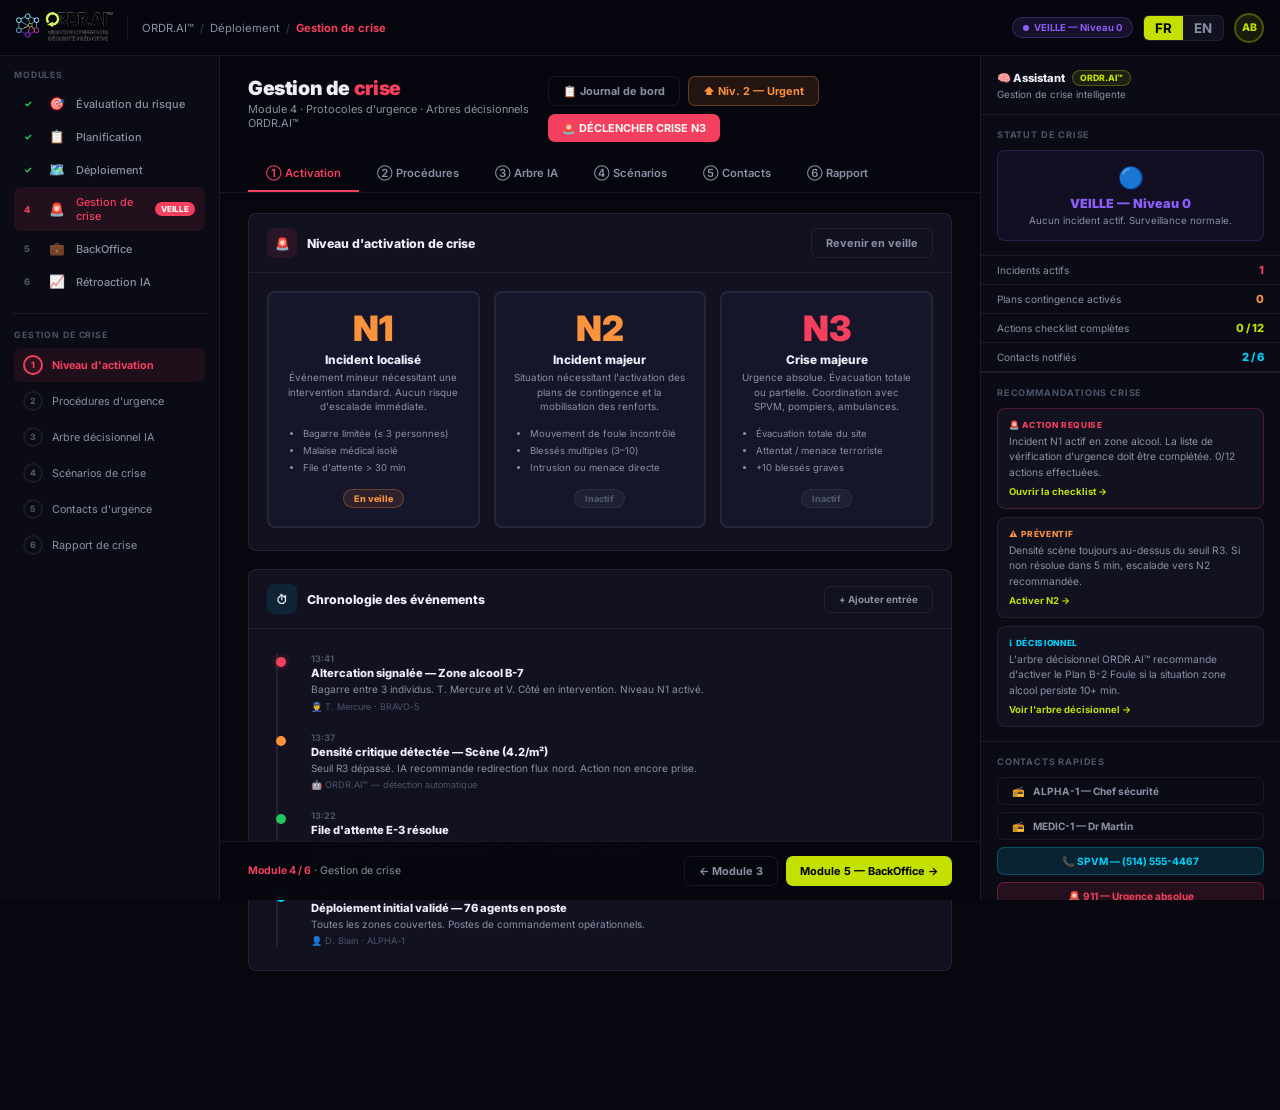
<file: app/04-crise.html>
<!DOCTYPE html>
<html lang="fr">
<head>
  <meta charset="UTF-8" />
<meta http-equiv="Cache-Control" content="no-cache, no-store, must-revalidate">
<meta http-equiv="Pragma" content="no-cache">
  <meta name="viewport" content="width=device-width, initial-scale=1.0" />
  <title>ORDR.AI™ — Gestion de crise</title>
  <link href="https://fonts.googleapis.com/css2?family=Inter:wght@400;500;600;700;800;900&display=swap" rel="stylesheet" />
  <style>
    :root {
      --bg:#07070f; --bg-sidebar:#0b0b16; --bg-card:#111120; --bg-input:#16162a; --bg-hover:#1a1a2e;
      --border:rgba(255,255,255,0.07); --border-accent:rgba(196,224,0,0.3);
      --accent:#c4e000; --accent-dim:rgba(196,224,0,0.10);
      --cyan:#00d4ff; --cyan-dim:rgba(0,212,255,0.10);
      --purple:#8b5cf6; --purple-dim:rgba(139,92,246,0.10);
      --red:#f43f5e; --red-dim:rgba(244,63,94,0.10);
      --orange:#fb923c; --green:#22c55e;
      --text:#eeeef8; --text-2:#8892a4; --text-3:#4a5568;
      --topbar-h:56px; --sidebar-w:220px; --right-w:300px;
      --font:'Inter',system-ui,sans-serif; --r:8px;
    }
    *,*::before,*::after{box-sizing:border-box;margin:0;padding:0}
    html{font-size:14px} body{font-family:var(--font);background:var(--bg);color:var(--text);min-height:100vh;overflow-x:hidden}
    a{text-decoration:none;color:inherit} input,select,textarea,button{font-family:var(--font)}

    /* CRISIS MODE OVERLAY */
    body.crisis-active { --bg:#0f0508; }
    body.crisis-active .topbar { background:rgba(30,4,10,0.97); border-bottom-color:rgba(244,63,94,0.3); }
    body.crisis-active .sidebar { background:#09030a; border-right-color:rgba(244,63,94,0.15); }
    .crisis-stripe { display:none; position:fixed; top:var(--topbar-h); left:0; right:0; z-index:999; background:repeating-linear-gradient(45deg,rgba(244,63,94,0.12),rgba(244,63,94,0.12) 10px,transparent 10px,transparent 20px); height:4px; }
    body.crisis-active .crisis-stripe { display:block; }

    /* TOPBAR */
    .topbar{position:fixed;top:0;left:0;right:0;height:var(--topbar-h);background:rgba(7,7,15,0.97);backdrop-filter:blur(16px);border-bottom:1px solid var(--border);display:flex;align-items:center;padding:0 16px;gap:14px;z-index:1000;transition:all 0.4s}
    .topbar-logo img{height:30px}
    .topbar-divider{width:1px;height:24px;background:var(--border);flex-shrink:0}
    .breadcrumb{display:flex;align-items:center;gap:6px;font-size:0.8rem;color:var(--text-2)}
    .breadcrumb .active{color:var(--red);font-weight:700}
    .breadcrumb .sep{opacity:0.4}
    .topbar-right{margin-left:auto;display:flex;align-items:center;gap:10px}
    .lang-toggle{display:flex;background:var(--bg-card);border:1px solid var(--border);border-radius:6px;overflow:hidden;font-size:0.72rem}
    .lang-toggle button{padding:4px 11px;background:transparent;border:none;color:var(--text-2);cursor:pointer;font-weight:700;transition:all 0.2s}
    .lang-toggle button.active{background:var(--accent);color:#000}
    .badge{display:flex;align-items:center;gap:5px;font-size:0.68rem;font-weight:700;padding:4px 10px;border-radius:20px}
    .badge-standby{background:rgba(139,92,246,0.12);border:1px solid rgba(139,92,246,0.3);color:var(--purple)}
    .badge-crisis{background:rgba(244,63,94,0.15);border:1px solid rgba(244,63,94,0.4);color:var(--red);animation:badge-pulse 1s infinite}
    @keyframes badge-pulse{0%,100%{opacity:1}50%{opacity:0.5}}
    .badge .dot{width:6px;height:6px;border-radius:50%;background:currentColor;animation:pulse 1.2s infinite}
    @keyframes pulse{0%,100%{opacity:1}50%{opacity:0.3}}
    .avatar{width:30px;height:30px;border-radius:50%;background:var(--accent-dim);border:2px solid var(--border-accent);display:flex;align-items:center;justify-content:center;font-size:0.75rem;font-weight:800;color:var(--accent)}

    .app{display:flex;padding-top:var(--topbar-h);min-height:100vh}

    /* SIDEBAR */
    .sidebar{position:fixed;top:var(--topbar-h);left:0;width:var(--sidebar-w);height:calc(100vh - var(--topbar-h));background:var(--bg-sidebar);border-right:1px solid var(--border);overflow-y:auto;z-index:900;display:flex;flex-direction:column;transition:all 0.4s}
    .sb-section{padding:14px 14px 6px}
    .sb-label{font-size:0.62rem;font-weight:700;color:var(--text-3);letter-spacing:0.1em;text-transform:uppercase;margin-bottom:8px}
    .mod-item{display:flex;align-items:center;gap:10px;padding:8px 10px;border-radius:7px;cursor:pointer;margin-bottom:2px;color:var(--text-2);font-size:0.78rem;font-weight:500;transition:all 0.2s}
    .mod-item:hover{background:rgba(255,255,255,0.04);color:var(--text)}
    .mod-item.active{background:rgba(244,63,94,0.1);color:var(--red)}
    .mod-item .mn{font-size:0.65rem;font-weight:800;color:var(--text-3);width:14px;flex-shrink:0}
    .mod-item.active .mn{color:var(--red)}
    .mod-item .mi{font-size:0.9rem;width:18px;text-align:center;flex-shrink:0}
    .mod-item .mbadge{margin-left:auto;background:var(--red);color:#fff;font-size:0.58rem;font-weight:800;padding:2px 6px;border-radius:10px}
    .mod-item.done .mn{color:var(--green)}
    .sb-sep{height:1px;background:var(--border);margin:8px 12px}
    .tab-nav{padding:8px 14px;flex:1}
    .tab-item{display:flex;align-items:center;gap:9px;padding:7px 9px;border-radius:7px;cursor:pointer;margin-bottom:2px;font-size:0.77rem;transition:all 0.2s;color:var(--text-2)}
    .tab-item:hover{background:rgba(255,255,255,0.04);color:var(--text)}
    .tab-item.active{background:rgba(244,63,94,0.08);color:var(--red);font-weight:700}
    .tab-dot{width:20px;height:20px;border-radius:50%;border:2px solid var(--border);display:flex;align-items:center;justify-content:center;font-size:0.62rem;font-weight:800;flex-shrink:0;color:var(--text-3)}
    .tab-item.active .tab-dot{border-color:var(--red);color:var(--red);background:rgba(244,63,94,0.08)}

    /* MAIN */
    .main{margin-left:var(--sidebar-w);margin-right:var(--right-w);flex:1;display:flex;flex-direction:column;min-width:0}
    .page-header{padding:20px 28px 0;border-bottom:1px solid var(--border);background:rgba(7,7,15,0.7);backdrop-filter:blur(8px);position:sticky;top:var(--topbar-h);z-index:50}
    .page-title-row{display:flex;align-items:flex-start;justify-content:space-between;margin-bottom:14px}
    .page-title{font-size:1.4rem;font-weight:900;letter-spacing:-0.02em}
    .page-title .hl{color:var(--red)}
    .page-sub{font-size:0.78rem;color:var(--text-2);margin-top:2px}
    .page-actions{display:flex;gap:8px;align-items:center;flex-wrap:wrap}
    .btn{padding:7px 14px;border-radius:7px;font-size:0.78rem;font-weight:700;cursor:pointer;border:none;transition:all 0.2s;white-space:nowrap}
    .btn-ghost{background:transparent;color:var(--text-2);border:1px solid var(--border)}
    .btn-ghost:hover{color:var(--text);border-color:rgba(255,255,255,0.2)}
    .btn-primary{background:var(--accent);color:#000}
    .btn-primary:hover{background:#d4f000;transform:translateY(-1px)}
    .btn-red{background:rgba(244,63,94,0.12);color:var(--red);border:1px solid rgba(244,63,94,0.3)}
    .btn-red:hover{background:rgba(244,63,94,0.22)}
    .btn-red-solid{background:var(--red);color:#fff;border:none}
    .btn-red-solid:hover{background:#e02040;transform:translateY(-1px)}
    .btn-orange{background:rgba(251,146,60,0.12);color:var(--orange);border:1px solid rgba(251,146,60,0.3)}
    .btn-cyan{background:rgba(0,212,255,0.12);color:var(--cyan);border:1px solid rgba(0,212,255,0.25)}
    .tab-bar{display:flex;gap:0}
    .tab-bar-btn{padding:10px 18px;background:transparent;border:none;cursor:pointer;font-size:0.8rem;font-weight:600;color:var(--text-2);border-bottom:2px solid transparent;transition:all 0.2s}
    .tab-bar-btn:hover{color:var(--text)}
    .tab-bar-btn.active{color:var(--red);border-bottom-color:var(--red)}
    .content{padding:20px 28px 80px;display:flex;flex-direction:column;gap:18px}

    /* Cards */
    .card{background:var(--bg-card);border:1px solid var(--border);border-radius:var(--r)}
    .card.crisis-card{border-color:rgba(244,63,94,0.25);background:rgba(15,5,8,0.8)}
    .card-header{display:flex;align-items:center;justify-content:space-between;padding:14px 18px;border-bottom:1px solid var(--border)}
    .card-title{display:flex;align-items:center;gap:10px;font-size:0.88rem;font-weight:800}
    .card-icon{width:30px;height:30px;border-radius:7px;display:flex;align-items:center;justify-content:center;font-size:0.85rem;flex-shrink:0}
    .card-body{padding:18px}
    .card-actions{display:flex;gap:6px;align-items:center;flex-wrap:wrap}
    .tab-panel{display:none} .tab-panel.active{display:flex;flex-direction:column;gap:18px}

    /* CRISIS LEVEL SELECTOR */
    .crisis-levels{display:grid;grid-template-columns:repeat(3,1fr);gap:14px;margin-bottom:4px}
    .level-card{background:var(--bg-input);border:2px solid var(--border);border-radius:var(--r);padding:18px;text-align:center;cursor:pointer;transition:all 0.25s;position:relative;overflow:hidden}
    .level-card::before{content:'';position:absolute;inset:0;opacity:0;transition:opacity 0.3s}
    .level-card:hover{transform:translateY(-2px)}
    .level-card.active-n1{border-color:var(--green);background:rgba(34,197,94,0.05)}
    .level-card.active-n2{border-color:var(--orange);background:rgba(251,146,60,0.07)}
    .level-card.active-n3{border-color:var(--red);background:rgba(244,63,94,0.09);animation:level-pulse 2s infinite}
    @keyframes level-pulse{0%,100%{box-shadow:0 0 0 0 rgba(244,63,94,0.3)}50%{box-shadow:0 0 0 10px rgba(244,63,94,0)}}
    .lc-number{font-size:2.5rem;font-weight:900;line-height:1;margin-bottom:6px}
    .lc-title{font-size:0.85rem;font-weight:800;margin-bottom:4px}
    .lc-desc{font-size:0.7rem;color:var(--text-2);line-height:1.5;margin-bottom:10px}
    .lc-status{font-size:0.65rem;font-weight:800;padding:3px 10px;border-radius:20px;border:1px solid;display:inline-block}
    .lcs-inactive{background:rgba(255,255,255,0.04);border-color:var(--border);color:var(--text-3)}
    .lcs-active{background:rgba(244,63,94,0.12);border-color:rgba(244,63,94,0.35);color:var(--red)}
    .lcs-standby{background:rgba(251,146,60,0.1);border-color:rgba(251,146,60,0.3);color:var(--orange)}

    /* Timer / horloge de crise */
    .crisis-timer{display:flex;align-items:center;gap:16px;padding:14px 18px;background:rgba(244,63,94,0.05);border:1px solid rgba(244,63,94,0.15);border-radius:var(--r)}
    .ct-val{font-size:2rem;font-weight:900;color:var(--red);font-variant-numeric:tabular-nums;letter-spacing:0.04em}
    .ct-label{font-size:0.7rem;color:var(--text-2);font-weight:600;margin-bottom:2px}
    .ct-actions{display:flex;gap:7px;margin-left:auto}
    .ct-phase{display:flex;align-items:center;gap:10px;flex:1}
    .phase-badge{padding:4px 12px;border-radius:20px;font-size:0.72rem;font-weight:800;border:1px solid}

    /* Checklist */
    .checklist{display:flex;flex-direction:column;gap:0}
    .cl-item{display:flex;align-items:flex-start;gap:12px;padding:11px 0;border-bottom:1px solid var(--border);cursor:pointer;transition:all 0.2s}
    .cl-item:last-child{border:none}
    .cl-item:hover{background:rgba(255,255,255,0.02);margin:0 -18px;padding:11px 18px}
    .cl-checkbox{width:20px;height:20px;border-radius:5px;border:2px solid var(--border);display:flex;align-items:center;justify-content:center;flex-shrink:0;transition:all 0.2s;margin-top:1px}
    .cl-item.done .cl-checkbox{background:var(--green);border-color:var(--green)}
    .cl-item.done .cl-checkbox::after{content:'✓';font-size:0.68rem;color:#000;font-weight:900}
    .cl-item.urgent .cl-checkbox{border-color:var(--red)}
    .cl-item.done .cl-text{text-decoration:line-through;color:var(--text-3)}
    .cl-text{flex:1;font-size:0.8rem;line-height:1.5}
    .cl-owner{font-size:0.65rem;font-weight:700;padding:2px 8px;border-radius:10px;background:var(--bg-input);border:1px solid var(--border);color:var(--text-2);white-space:nowrap;align-self:center}
    .cl-timer{font-size:0.65rem;color:var(--text-3);margin-left:4px;white-space:nowrap}
    .cl-urgent-tag{font-size:0.6rem;font-weight:800;color:var(--red);background:rgba(244,63,94,0.1);border:1px solid rgba(244,63,94,0.25);border-radius:4px;padding:1px 6px;margin-left:6px}

    /* Crisis type selector */
    .crisis-types{display:grid;grid-template-columns:repeat(4,1fr);gap:10px}
    .ct-type{background:var(--bg-input);border:2px solid var(--border);border-radius:var(--r);padding:14px 12px;text-align:center;cursor:pointer;transition:all 0.2s}
    .ct-type:hover{border-color:rgba(244,63,94,0.3);background:rgba(244,63,94,0.04)}
    .ct-type.selected{border-color:var(--red);background:rgba(244,63,94,0.08)}
    .ct-type-icon{font-size:1.6rem;margin-bottom:6px}
    .ct-type-name{font-size:0.75rem;font-weight:800;margin-bottom:3px}
    .ct-type-sub{font-size:0.62rem;color:var(--text-2)}

    /* Decision tree */
    .decision-tree{padding:18px;display:flex;flex-direction:column;gap:12px}
    .dt-node{background:var(--bg-input);border:1px solid var(--border);border-radius:var(--r);padding:14px 16px;position:relative}
    .dt-node.dt-trigger{border-color:rgba(244,63,94,0.35);background:rgba(244,63,94,0.06)}
    .dt-node.dt-action{border-color:rgba(0,212,255,0.25);background:rgba(0,212,255,0.04)}
    .dt-node.dt-decision{border-color:rgba(251,146,60,0.3);background:rgba(251,146,60,0.05)}
    .dt-node.dt-end{border-color:rgba(34,197,94,0.3);background:rgba(34,197,94,0.05)}
    .dt-connector{display:flex;justify-content:center;height:20px;position:relative}
    .dt-connector::before{content:'';position:absolute;top:0;left:50%;width:2px;height:100%;background:var(--border)}
    .dt-connector-arrow::after{content:'▼';position:absolute;bottom:-2px;left:50%;transform:translateX(-50%);font-size:0.6rem;color:var(--text-3)}
    .dt-type{font-size:0.6rem;font-weight:800;letter-spacing:0.08em;text-transform:uppercase;margin-bottom:4px}
    .dt-type.trig{color:var(--red)} .dt-type.act{color:var(--cyan)} .dt-type.dec{color:var(--orange)} .dt-type.end{color:var(--green)}
    .dt-content{font-size:0.8rem;font-weight:600;margin-bottom:6px}
    .dt-sub{font-size:0.72rem;color:var(--text-2);line-height:1.5}
    .dt-branches{display:grid;grid-template-columns:1fr 1fr;gap:10px;margin-top:10px}
    .dt-branch{background:var(--bg-card);border:1px solid var(--border);border-radius:7px;padding:10px 12px;cursor:pointer;transition:all 0.2s}
    .dt-branch:hover{border-color:var(--accent);background:var(--accent-dim)}
    .dt-branch-label{font-size:0.65rem;font-weight:800;text-transform:uppercase;letter-spacing:0.06em;margin-bottom:3px}
    .dt-branch-content{font-size:0.75rem;color:var(--text-2)}

    /* Scenario cards */
    .scenario-grid{display:grid;grid-template-columns:repeat(2,1fr);gap:14px}
    .sc-card{background:var(--bg-input);border:1px solid var(--border);border-radius:var(--r);padding:16px;cursor:pointer;transition:all 0.2s;position:relative;overflow:hidden}
    .sc-card:hover{border-color:rgba(244,63,94,0.3);background:rgba(244,63,94,0.04)}
    .sc-card.active-sc{border-color:var(--red);background:rgba(244,63,94,0.07)}
    .sc-card::before{content:'';position:absolute;top:0;left:0;width:3px;height:100%;background:var(--border)}
    .sc-card.active-sc::before{background:var(--red)}
    .sc-icon{font-size:1.4rem;margin-bottom:8px}
    .sc-name{font-size:0.85rem;font-weight:800;margin-bottom:4px}
    .sc-desc{font-size:0.72rem;color:var(--text-2);line-height:1.5;margin-bottom:10px}
    .sc-meta{display:flex;gap:8px;flex-wrap:wrap}
    .sc-tag{font-size:0.62rem;font-weight:700;padding:2px 8px;border-radius:10px;border:1px solid;background:transparent}

    /* Contact blast */
    .contact-grid{display:grid;grid-template-columns:repeat(3,1fr);gap:12px}
    .contact-card{background:var(--bg-input);border:1px solid var(--border);border-radius:var(--r);padding:14px}
    .cc-header{display:flex;align-items:center;gap:9px;margin-bottom:10px}
    .cc-avatar{width:32px;height:32px;border-radius:50%;display:flex;align-items:center;justify-content:center;font-size:0.72rem;font-weight:800;flex-shrink:0}
    .cc-name{font-size:0.8rem;font-weight:800}
    .cc-role{font-size:0.65rem;color:var(--text-2)}
    .cc-callsign{font-size:0.68rem;font-family:monospace;font-weight:800;color:var(--cyan);margin-bottom:8px}
    .cc-status{display:flex;align-items:center;gap:5px;font-size:0.68rem;margin-bottom:10px}
    .cc-dot{width:7px;height:7px;border-radius:50%;flex-shrink:0}
    .cc-actions{display:flex;gap:5px}
    .cc-btn{flex:1;background:var(--bg-card);border:1px solid var(--border);border-radius:5px;padding:5px;font-size:0.65rem;font-weight:700;cursor:pointer;transition:all 0.2s;text-align:center;color:var(--text-2)}
    .cc-btn:hover{border-color:var(--accent);color:var(--accent)}

    /* Rapport de crise */
    .report-form{display:flex;flex-direction:column;gap:14px}
    .rf-group{display:flex;flex-direction:column;gap:5px}
    .rf-label{font-size:0.72rem;font-weight:700;color:var(--text-2)}
    .rf-input{background:var(--bg-input);border:1px solid var(--border);border-radius:7px;padding:9px 12px;color:var(--text);font-size:0.8rem}
    .rf-input:focus{outline:none;border-color:var(--accent)}
    .rf-textarea{background:var(--bg-input);border:1px solid var(--border);border-radius:7px;padding:9px 12px;color:var(--text);font-size:0.8rem;resize:vertical;min-height:80px}
    .rf-textarea:focus{outline:none;border-color:var(--accent)}
    .rf-select{background:var(--bg-input);border:1px solid var(--border);border-radius:7px;padding:9px 12px;color:var(--text);font-size:0.8rem;cursor:pointer}
    .rf-select:focus{outline:none;border-color:var(--accent)}
    .rf-row{display:grid;grid-template-columns:1fr 1fr;gap:14px}
    .rf-row-3{display:grid;grid-template-columns:1fr 1fr 1fr;gap:14px}

    /* Timeline de crise */
    .crisis-timeline{display:flex;flex-direction:column;gap:0;position:relative;padding-left:28px}
    .crisis-timeline::before{content:'';position:absolute;left:9px;top:10px;bottom:10px;width:2px;background:var(--border)}
    .ctl-item{position:relative;padding:10px 0 10px 16px;cursor:pointer}
    .ctl-dot{position:absolute;left:-19px;top:14px;width:10px;height:10px;border-radius:50%;border:2px solid var(--border);background:var(--bg)}
    .ctl-item.crit .ctl-dot{border-color:var(--red);background:var(--red);box-shadow:0 0 6px rgba(244,63,94,0.4)}
    .ctl-item.warn .ctl-dot{border-color:var(--orange);background:var(--orange)}
    .ctl-item.ok .ctl-dot{border-color:var(--green);background:var(--green)}
    .ctl-item.info .ctl-dot{border-color:var(--cyan);background:var(--cyan)}
    .ctl-time{font-size:0.65rem;color:var(--text-3);margin-bottom:2px;font-weight:700}
    .ctl-title{font-size:0.8rem;font-weight:800;margin-bottom:2px}
    .ctl-desc{font-size:0.72rem;color:var(--text-2);line-height:1.5}
    .ctl-author{font-size:0.65rem;color:var(--text-3);margin-top:3px;display:flex;align-items:center;gap:4px}

    /* Nav bottom */
    .nav-bottom{display:flex;justify-content:space-between;align-items:center;padding:14px 28px;border-top:1px solid var(--border);position:sticky;bottom:0;background:rgba(7,7,15,0.96);backdrop-filter:blur(8px)}

    /* RIGHT PANEL */
    .right-panel{position:fixed;top:var(--topbar-h);right:0;width:var(--right-w);height:calc(100vh - var(--topbar-h));background:var(--bg-sidebar);border-left:1px solid var(--border);overflow-y:auto;z-index:900;display:flex;flex-direction:column}
    .rp-header{padding:14px 16px;border-bottom:1px solid var(--border)}
    .rp-title{font-size:0.8rem;font-weight:800;display:flex;align-items:center;gap:7px;margin-bottom:3px}
    .rp-badge{background:var(--accent-dim);border:1px solid var(--border-accent);color:var(--accent);font-size:0.62rem;font-weight:800;padding:2px 7px;border-radius:10px}
    .rp-sub{font-size:0.7rem;color:var(--text-2)}
    .ia-block{padding:14px 16px;border-bottom:1px solid var(--border)}
    .ia-block-title{font-size:0.65rem;font-weight:700;color:var(--text-3);letter-spacing:0.09em;text-transform:uppercase;margin-bottom:10px}
    .ia-card{background:var(--bg-card);border:1px solid var(--border);border-radius:var(--r);padding:11px;margin-bottom:8px;cursor:pointer;transition:all 0.2s}
    .ia-card:last-child{margin-bottom:0}
    .ia-card:hover{border-color:var(--border-accent)}
    .ia-type{font-size:0.6rem;font-weight:800;letter-spacing:0.08em;text-transform:uppercase;margin-bottom:4px}
    .ia-type.warn{color:var(--orange)} .ia-type.info{color:var(--cyan)} .ia-type.crit{color:var(--red)} .ia-type.ok{color:var(--green)}
    .ia-msg{font-size:0.73rem;color:var(--text-2);line-height:1.5}
    .ia-action{margin-top:6px;font-size:0.68rem;font-weight:700;color:var(--accent);cursor:pointer}
    .rp-kpi-row{display:flex;justify-content:space-between;align-items:center;padding:7px 16px;border-bottom:1px solid var(--border)}
    .rp-kpi-label{font-size:0.72rem;color:var(--text-2)}
    .rp-kpi-val{font-size:0.8rem;font-weight:800}

    ::-webkit-scrollbar{width:5px}::-webkit-scrollbar-track{background:transparent}::-webkit-scrollbar-thumb{background:var(--border);border-radius:3px}
  </style>
</head>
<body>

<div class="crisis-stripe"></div>

<!-- TOPBAR -->
<header class="topbar">
  <div class="topbar-logo"><img src="../assets/logos/logo_dark.png" alt="ORDR.AI" /></div>
  <div class="topbar-divider"></div>
  <div class="breadcrumb">
    <span>ORDR.AI™</span><span class="sep">/</span>
    <a href="03-deploiement.html">Déploiement</a><span class="sep">/</span>
    <span class="active" data-fr="Gestion de crise" data-en="Crisis management">Gestion de crise</span>
  </div>
  <div class="topbar-right">
    <div class="badge badge-standby" id="crisis-badge"><span class="dot"></span><span id="badge-text" data-fr="VEILLE — Niveau 0" data-en="STANDBY — Level 0">VEILLE — Niveau 0</span></div>
    <div class="lang-toggle">
      <button onclick="setLang('fr')" class="active" data-l="fr">FR</button>
      <button onclick="setLang('en')" data-l="en">EN</button>
    </div>
    <div class="avatar">AB</div>
  </div>
</header>

<div class="app">

  <!-- SIDEBAR -->
  <aside class="sidebar">
    <div class="sb-section">
      <div class="sb-label">Modules</div>
      <div class="mod-item done" onclick="location.href='01-profil-evenement.html'"><span class="mn">✓</span><span class="mi">🎯</span><span data-fr="Évaluation du risque" data-en="Risk assessment">Évaluation du risque</span></div>
      <div class="mod-item done" onclick="location.href='02-planification.html'"><span class="mn">✓</span><span class="mi">📋</span><span data-fr="Planification" data-en="Planning">Planification</span></div>
      <div class="mod-item done" onclick="location.href='03-deploiement.html'"><span class="mn">✓</span><span class="mi">🗺️</span><span data-fr="Déploiement" data-en="Deployment">Déploiement</span></div>
      <div class="mod-item active"><span class="mn">4</span><span class="mi">🚨</span><span data-fr="Gestion de crise" data-en="Crisis mgmt">Gestion de crise</span><span class="mbadge" id="sb-crisis-badge">VEILLE</span></div>
      <div class="mod-item"><span class="mn">5</span><span class="mi">💼</span><span>BackOffice</span></div>
      <div class="mod-item"><span class="mn">6</span><span class="mi">📈</span><span data-fr="Rétroaction IA" data-en="AI Feedback">Rétroaction IA</span></div>
    </div>
    <div class="sb-sep"></div>
    <div class="tab-nav">
      <div class="sb-label" data-fr="Gestion de crise" data-en="Crisis management">Gestion de crise</div>
      <div class="tab-item active" onclick="switchTab('t1',this)"><div class="tab-dot">1</div><span data-fr="Niveau d'activation" data-en="Activation level">Niveau d'activation</span></div>
      <div class="tab-item" onclick="switchTab('t2',this)"><div class="tab-dot">2</div><span data-fr="Procédures d'urgence" data-en="Emergency procedures">Procédures d'urgence</span></div>
      <div class="tab-item" onclick="switchTab('t3',this)"><div class="tab-dot">3</div><span data-fr="Arbre décisionnel IA" data-en="AI decision tree">Arbre décisionnel IA</span></div>
      <div class="tab-item" onclick="switchTab('t4',this)"><div class="tab-dot">4</div><span data-fr="Scénarios de crise" data-en="Crisis scenarios">Scénarios de crise</span></div>
      <div class="tab-item" onclick="switchTab('t5',this)"><div class="tab-dot">5</div><span data-fr="Contacts d'urgence" data-en="Emergency contacts">Contacts d'urgence</span></div>
      <div class="tab-item" onclick="switchTab('t6',this)"><div class="tab-dot">6</div><span data-fr="Rapport de crise" data-en="Crisis report">Rapport de crise</span></div>
    </div>
  </aside>

  <!-- MAIN -->
  <main class="main">
    <div class="page-header">
      <div class="page-title-row">
        <div>
          <div class="page-title">Gestion de <span class="hl">crise</span></div>
          <div class="page-sub" id="page-sub" data-fr="Module 4 · Protocoles d'urgence · Arbres décisionnels ORDR.AI™" data-en="Module 4 · Emergency protocols · ORDR.AI™ decision trees">Module 4 · Protocoles d'urgence · Arbres décisionnels ORDR.AI™</div>
        </div>
        <div class="page-actions">
          <button class="btn btn-ghost" data-fr="📋 Journal de bord" data-en="📋 Logbook">📋 Journal de bord</button>
          <button class="btn btn-orange" onclick="activateLevel(2)" data-fr="⬆ Niv. 2 — Urgent" data-en="⬆ Lv. 2 — Urgent">⬆ Niv. 2 — Urgent</button>
          <button class="btn btn-red-solid" onclick="activateLevel(3)" data-fr="🚨 DÉCLENCHER CRISE N3" data-en="🚨 TRIGGER CRISIS L3">🚨 DÉCLENCHER CRISE N3</button>
        </div>
      </div>
      <div class="tab-bar">
        <button class="tab-bar-btn active" onclick="switchTab('t1',null,this)" data-fr="① Activation" data-en="① Activation">① Activation</button>
        <button class="tab-bar-btn" onclick="switchTab('t2',null,this)" data-fr="② Procédures" data-en="② Procedures">② Procédures</button>
        <button class="tab-bar-btn" onclick="switchTab('t3',null,this)" data-fr="③ Arbre IA" data-en="③ AI Tree">③ Arbre IA</button>
        <button class="tab-bar-btn" onclick="switchTab('t4',null,this)" data-fr="④ Scénarios" data-en="④ Scenarios">④ Scénarios</button>
        <button class="tab-bar-btn" onclick="switchTab('t5',null,this)" data-fr="⑤ Contacts" data-en="⑤ Contacts">⑤ Contacts</button>
        <button class="tab-bar-btn" onclick="switchTab('t6',null,this)" data-fr="⑥ Rapport" data-en="⑥ Report">⑥ Rapport</button>
      </div>
    </div>

    <div class="content">

      <!-- ════ TAB 1 — ACTIVATION ════ -->
      <div class="tab-panel active" id="t1">

        <!-- Niveau d'activation -->
        <div class="card">
          <div class="card-header">
            <div class="card-title"><div class="card-icon" style="background:rgba(244,63,94,0.1)">🚨</div><span data-fr="Niveau d'activation de crise" data-en="Crisis activation level">Niveau d'activation de crise</span></div>
            <div class="card-actions">
              <button class="btn btn-ghost" onclick="activateLevel(0)" data-fr="Revenir en veille" data-en="Return to standby">Revenir en veille</button>
            </div>
          </div>
          <div class="card-body">
            <div class="crisis-levels">
              <!-- N1 -->
              <div class="level-card" id="lc1" onclick="activateLevel(1)">
                <div class="lc-number" style="color:var(--orange)">N1</div>
                <div class="lc-title" data-fr="Incident localisé" data-en="Localized incident">Incident localisé</div>
                <div class="lc-desc" data-fr="Événement mineur nécessitant une intervention standard. Aucun risque d'escalade immédiate." data-en="Minor event requiring standard response. No immediate escalation risk.">Événement mineur nécessitant une intervention standard. Aucun risque d'escalade immédiate.</div>
                <ul style="font-size:0.68rem;color:var(--text-2);text-align:left;padding-left:16px;margin-bottom:12px;line-height:1.8">
                  <li data-fr="Bagarre limitée (≤ 3 personnes)" data-en="Limited fight (≤ 3 people)">Bagarre limitée (≤ 3 personnes)</li>
                  <li data-fr="Malaise médical isolé" data-en="Isolated medical incident">Malaise médical isolé</li>
                  <li data-fr="File d'attente > 30 min" data-en="Queue > 30 min">File d'attente > 30 min</li>
                </ul>
                <span class="lc-status lcs-standby" id="lcs1" data-fr="En veille" data-en="Standby">En veille</span>
              </div>
              <!-- N2 -->
              <div class="level-card" id="lc2" onclick="activateLevel(2)">
                <div class="lc-number" style="color:var(--orange)">N2</div>
                <div class="lc-title" data-fr="Incident majeur" data-en="Major incident">Incident majeur</div>
                <div class="lc-desc" data-fr="Situation nécessitant l'activation des plans de contingence et la mobilisation des renforts." data-en="Situation requiring contingency plan activation and reinforcement mobilization.">Situation nécessitant l'activation des plans de contingence et la mobilisation des renforts.</div>
                <ul style="font-size:0.68rem;color:var(--text-2);text-align:left;padding-left:16px;margin-bottom:12px;line-height:1.8">
                  <li data-fr="Mouvement de foule incontrôlé" data-en="Uncontrolled crowd movement">Mouvement de foule incontrôlé</li>
                  <li data-fr="Blessés multiples (3–10)" data-en="Multiple injured (3–10)">Blessés multiples (3–10)</li>
                  <li data-fr="Intrusion ou menace directe" data-en="Intrusion or direct threat">Intrusion ou menace directe</li>
                </ul>
                <span class="lc-status lcs-inactive" id="lcs2" data-fr="Inactif" data-en="Inactive">Inactif</span>
              </div>
              <!-- N3 -->
              <div class="level-card" id="lc3" onclick="activateLevel(3)">
                <div class="lc-number" style="color:var(--red)">N3</div>
                <div class="lc-title" data-fr="Crise majeure" data-en="Major crisis">Crise majeure</div>
                <div class="lc-desc" data-fr="Urgence absolue. Évacuation totale ou partielle. Coordination avec SPVM, pompiers, ambulances." data-en="Absolute emergency. Full or partial evacuation. Coordination with police, fire, ambulances.">Urgence absolue. Évacuation totale ou partielle. Coordination avec SPVM, pompiers, ambulances.</div>
                <ul style="font-size:0.68rem;color:var(--text-2);text-align:left;padding-left:16px;margin-bottom:12px;line-height:1.8">
                  <li data-fr="Évacuation totale du site" data-en="Full site evacuation">Évacuation totale du site</li>
                  <li data-fr="Attentat / menace terroriste" data-en="Attack / terrorist threat">Attentat / menace terroriste</li>
                  <li data-fr="+10 blessés graves" data-en="+10 serious injuries">+10 blessés graves</li>
                </ul>
                <span class="lc-status lcs-inactive" id="lcs3" data-fr="Inactif" data-en="Inactive">Inactif</span>
              </div>
            </div>

            <!-- Timer de crise -->
            <div class="crisis-timer" id="crisis-timer-block" style="display:none">
              <div>
                <div class="ct-label" data-fr="TEMPS DE CRISE" data-en="CRISIS DURATION">TEMPS DE CRISE</div>
                <div class="ct-val" id="crisis-elapsed">00:00:00</div>
              </div>
              <div class="ct-phase">
                <div>
                  <div class="ct-label" data-fr="Niveau actif" data-en="Active level">Niveau actif</div>
                  <div id="ct-level-badge"></div>
                </div>
                <div style="margin-left:20px">
                  <div class="ct-label" data-fr="Type d'incident" data-en="Incident type">Type d'incident</div>
                  <div style="font-size:0.8rem;font-weight:800" id="ct-incident-type" data-fr="— Sélectionner —" data-en="— Select —">— Sélectionner —</div>
                </div>
              </div>
              <div class="ct-actions">
                <button class="btn btn-orange" data-fr="↑ Escalader" data-en="↑ Escalate" onclick="activateLevel(Math.min(currentLevel+1,3))">↑ Escalader</button>
                <button class="btn btn-ghost" data-fr="↓ Déescalader" data-en="↓ De-escalate" onclick="activateLevel(Math.max(currentLevel-1,0))">↓ Déescalader</button>
                <button class="btn btn-primary" onclick="closeCrisis()" data-fr="✓ Clore la crise" data-en="✓ Close crisis">✓ Clore la crise</button>
              </div>
            </div>
          </div>
        </div>

        <!-- Timeline des événements -->
        <div class="card">
          <div class="card-header">
            <div class="card-title"><div class="card-icon" style="background:rgba(0,212,255,0.1)">⏱</div><span data-fr="Chronologie des événements" data-en="Event timeline">Chronologie des événements</span></div>
            <button class="btn btn-ghost" style="font-size:0.7rem" data-fr="+ Ajouter entrée" data-en="+ Add entry">+ Ajouter entrée</button>
          </div>
          <div class="card-body" style="padding:14px 18px">
            <div class="crisis-timeline">
              <div class="ctl-item crit">
                <div class="ctl-dot"></div>
                <div class="ctl-time">13:41</div>
                <div class="ctl-title" data-fr="Altercation signalée — Zone alcool B-7" data-en="Altercation reported — Alcohol zone B-7">Altercation signalée — Zone alcool B-7</div>
                <div class="ctl-desc" data-fr="Bagarre entre 3 individus. T. Mercure et V. Côté en intervention. Niveau N1 activé." data-en="Fight between 3 individuals. T. Mercure and V. Côté intervening. Level N1 activated.">Bagarre entre 3 individus. T. Mercure et V. Côté en intervention. Niveau N1 activé.</div>
                <div class="ctl-author">👮 T. Mercure · BRAVO-5</div>
              </div>
              <div class="ctl-item warn">
                <div class="ctl-dot"></div>
                <div class="ctl-time">13:37</div>
                <div class="ctl-title" data-fr="Densité critique détectée — Scène (4.2/m²)" data-en="Critical density detected — Stage (4.2/m²)">Densité critique détectée — Scène (4.2/m²)</div>
                <div class="ctl-desc" data-fr="Seuil R3 dépassé. IA recommande redirection flux nord. Action non encore prise." data-en="R3 threshold exceeded. AI recommends north flow redirection. Action not yet taken.">Seuil R3 dépassé. IA recommande redirection flux nord. Action non encore prise.</div>
                <div class="ctl-author">🤖 ORDR.AI™ — détection automatique</div>
              </div>
              <div class="ctl-item ok">
                <div class="ctl-dot"></div>
                <div class="ctl-time">13:22</div>
                <div class="ctl-title" data-fr="File d'attente E-3 résolue" data-en="Queue at E-3 resolved">File d'attente E-3 résolue</div>
                <div class="ctl-desc" data-fr="Portail 4B ouvert. File réduite de 48 min → 12 min. Situation normalisée." data-en="Gate 4B opened. Queue reduced from 48 min → 12 min. Situation normalized.">Portail 4B ouvert. File réduite de 48 min → 12 min. Situation normalisée.</div>
                <div class="ctl-author">👮 S. Côté · CHARLIE-1</div>
              </div>
              <div class="ctl-item info">
                <div class="ctl-dot"></div>
                <div class="ctl-time">12:00</div>
                <div class="ctl-title" data-fr="Déploiement initial validé — 76 agents en poste" data-en="Initial deployment validated — 76 agents on post">Déploiement initial validé — 76 agents en poste</div>
                <div class="ctl-desc" data-fr="Toutes les zones couvertes. Postes de commandement opérationnels." data-en="All zones covered. Command posts operational.">Toutes les zones couvertes. Postes de commandement opérationnels.</div>
                <div class="ctl-author">👤 D. Blain · ALPHA-1</div>
              </div>
            </div>
          </div>
        </div>
      </div>

      <!-- ════ TAB 2 — PROCÉDURES ════ -->
      <div class="tab-panel" id="t2">
        <div class="card">
          <div class="card-header">
            <div class="card-title"><div class="card-icon" style="background:rgba(244,63,94,0.1)">📋</div><span data-fr="Liste de vérification d'urgence" data-en="Emergency checklist">Liste de vérification d'urgence</span></div>
            <div class="card-actions">
              <select class="rf-select" style="padding:5px 10px;font-size:0.75rem" onchange="changeChecklist(this.value)">
                <option value="n1" data-fr="Niveau 1 — Incident localisé" data-en="Level 1 — Localized incident">Niveau 1 — Incident localisé</option>
                <option value="n2" data-fr="Niveau 2 — Incident majeur" data-en="Level 2 — Major incident">Niveau 2 — Incident majeur</option>
                <option value="n3" data-fr="Niveau 3 — Crise majeure" data-en="Level 3 — Major crisis">Niveau 3 — Crise majeure</option>
                <option value="evac" data-fr="Évacuation complète" data-en="Full evacuation">Évacuation complète</option>
              </select>
              <button class="btn btn-ghost" onclick="resetChecklist()" data-fr="Réinitialiser" data-en="Reset">Réinitialiser</button>
              <span id="cl-progress" style="font-size:0.75rem;color:var(--text-2)">0 / 12 complétés</span>
            </div>
          </div>
          <div class="card-body">
            <div class="checklist" id="checklist">
              <div class="cl-item urgent" onclick="toggleCL(this)">
                <div class="cl-checkbox"></div>
                <div class="cl-text"><strong data-fr="IMMÉDIAT :" data-en="IMMEDIATE:">IMMÉDIAT :</strong> <span data-fr="Confirmer la nature et l'étendue de l'incident par radio sur CH-01" data-en="Confirm incident nature and scope via radio on CH-01">Confirmer la nature et l'étendue de l'incident par radio sur CH-01</span><span class="cl-urgent-tag" data-fr="URGENT" data-en="URGENT">URGENT</span></div>
                <span class="cl-owner">ALPHA-1</span>
              </div>
              <div class="cl-item urgent" onclick="toggleCL(this)">
                <div class="cl-checkbox"></div>
                <div class="cl-text" data-fr="Sécuriser le périmètre immédiat de l'incident (rayon de 15 m minimum)" data-en="Secure immediate incident perimeter (15 m radius minimum)">Sécuriser le périmètre immédiat de l'incident (rayon de 15 m minimum)<span class="cl-urgent-tag" data-fr="URGENT" data-en="URGENT">URGENT</span></div>
                <span class="cl-owner">Superviseur zone</span>
              </div>
              <div class="cl-item" onclick="toggleCL(this)">
                <div class="cl-checkbox"></div>
                <div class="cl-text" data-fr="Notifier le poste de commandement ALPHA-1 avec : qui, quoi, où, combien de blessés" data-en="Notify command post ALPHA-1 with: who, what, where, how many injured">Notifier le poste de commandement ALPHA-1 avec : qui, quoi, où, combien de blessés</div>
                <span class="cl-owner">Superviseur zone</span><span class="cl-timer">≤ 2 min</span>
              </div>
              <div class="cl-item" onclick="toggleCL(this)">
                <div class="cl-checkbox"></div>
                <div class="cl-text" data-fr="Activer le Plan de contingence correspondant au type d'incident" data-en="Activate the contingency plan corresponding to the incident type">Activer le Plan de contingence correspondant au type d'incident</div>
                <span class="cl-owner">ALPHA-1</span>
              </div>
              <div class="cl-item" onclick="toggleCL(this)">
                <div class="cl-checkbox"></div>
                <div class="cl-text" data-fr="Dépêcher les renforts de la réserve tactique vers la zone affectée" data-en="Deploy tactical reserve reinforcements to affected zone">Dépêcher les renforts de la réserve tactique vers la zone affectée</div>
                <span class="cl-owner">ALPHA-1</span>
              </div>
              <div class="cl-item" onclick="toggleCL(this)">
                <div class="cl-checkbox"></div>
                <div class="cl-text" data-fr="Alerter MEDIC-1 et préparer la zone médicale pour recevoir des blessés" data-en="Alert MEDIC-1 and prepare medical zone to receive casualties">Alerter MEDIC-1 et préparer la zone médicale pour recevoir des blessés</div>
                <span class="cl-owner">MEDIC-1</span>
              </div>
              <div class="cl-item" onclick="toggleCL(this)">
                <div class="cl-checkbox"></div>
                <div class="cl-text" data-fr="Documenter l'heure de début d'incident dans le journal de bord" data-en="Document incident start time in logbook">Documenter l'heure de début d'incident dans le journal de bord</div>
                <span class="cl-owner">Secrétaire cmd</span>
              </div>
              <div class="cl-item" onclick="toggleCL(this)">
                <div class="cl-checkbox"></div>
                <div class="cl-text" data-fr="Notifier le client / promoteur de l'événement par téléphone" data-en="Notify event client / promoter by phone">Notifier le client / promoteur de l'événement par téléphone</div>
                <span class="cl-owner">ALPHA-1</span>
              </div>
              <div class="cl-item" onclick="toggleCL(this)">
                <div class="cl-checkbox"></div>
                <div class="cl-text" data-fr="Rediriger les flux de public pour éviter la zone d'incident" data-en="Redirect public flow to avoid incident zone">Rediriger les flux de public pour éviter la zone d'incident</div>
                <span class="cl-owner">Superviseurs zones adj.</span>
              </div>
              <div class="cl-item" onclick="toggleCL(this)">
                <div class="cl-checkbox"></div>
                <div class="cl-text" data-fr="Évaluer si escalade vers N2 est nécessaire selon l'évolution de la situation" data-en="Assess if escalation to N2 is required based on situation evolution">Évaluer si escalade vers N2 est nécessaire selon l'évolution de la situation</div>
                <span class="cl-owner">ALPHA-1</span><span class="cl-timer">≤ 10 min</span>
              </div>
              <div class="cl-item" onclick="toggleCL(this)">
                <div class="cl-checkbox"></div>
                <div class="cl-text" data-fr="Maintenir la communication radio toutes les 5 minutes sur CH-01" data-en="Maintain radio communication every 5 minutes on CH-01">Maintenir la communication radio toutes les 5 minutes sur CH-01</div>
                <span class="cl-owner">Tous superviseurs</span>
              </div>
              <div class="cl-item" onclick="toggleCL(this)">
                <div class="cl-checkbox"></div>
                <div class="cl-text" data-fr="Préparer un rapport préliminaire d'incident pour transmission" data-en="Prepare preliminary incident report for transmission">Préparer un rapport préliminaire d'incident pour transmission</div>
                <span class="cl-owner">ALPHA-1</span><span class="cl-timer">≤ 30 min</span>
              </div>
            </div>
          </div>
        </div>
      </div>

      <!-- ════ TAB 3 — ARBRE DÉCISIONNEL IA ════ -->
      <div class="tab-panel" id="t3">
        <div class="card">
          <div class="card-header">
            <div class="card-title"><div class="card-icon" style="background:var(--accent-dim)">🧠</div><span data-fr="Arbre décisionnel ORDR.AI™" data-en="ORDR.AI™ Decision tree">Arbre décisionnel ORDR.AI™</span></div>
            <div class="card-actions">
              <select class="rf-select" style="padding:5px 10px;font-size:0.75rem">
                <option data-fr="Mouvement de foule" data-en="Crowd movement">Mouvement de foule</option>
                <option data-fr="Incident médical" data-en="Medical incident">Incident médical</option>
                <option data-fr="Altercation / bagarre" data-en="Altercation / fight">Altercation / bagarre</option>
                <option data-fr="Évacuation d'urgence" data-en="Emergency evacuation">Évacuation d'urgence</option>
                <option data-fr="Menace terroriste" data-en="Terrorist threat">Menace terroriste</option>
              </select>
            </div>
          </div>
          <div class="decision-tree">
            <div class="dt-node dt-trigger">
              <div class="dt-type trig" data-fr="⚡ DÉCLENCHEUR" data-en="⚡ TRIGGER">⚡ DÉCLENCHEUR</div>
              <div class="dt-content" data-fr="Densité > 4.0 pers/m² détectée (Scène principale)" data-en="Density > 4.0 pers/m² detected (Main stage)">Densité > 4.0 pers/m² détectée (Scène principale)</div>
              <div class="dt-sub" data-fr="Signal capté par ORDR.AI™ via analyse heatmap temps réel. Seuil R3 franchi à 13:37." data-en="Signal captured by ORDR.AI™ via real-time heatmap analysis. R3 threshold crossed at 13:37.">Signal capté par ORDR.AI™ via analyse heatmap temps réel. Seuil R3 franchi à 13:37.</div>
            </div>
            <div class="dt-connector dt-connector-arrow"></div>

            <div class="dt-node dt-action">
              <div class="dt-type act" data-fr="⚙ ACTION AUTOMATIQUE ORDR.AI™" data-en="⚙ ORDR.AI™ AUTO ACTION">⚙ ACTION AUTOMATIQUE ORDR.AI™</div>
              <div class="dt-content" data-fr="Notification push à ALPHA-1 et BRAVO-1 · Alerte Module 4 · Suggestion de redirection" data-en="Push notification to ALPHA-1 and BRAVO-1 · Module 4 alert · Redirection suggestion">Notification push à ALPHA-1 et BRAVO-1 · Alerte Module 4 · Suggestion de redirection</div>
              <div class="dt-sub" data-fr="Délai d'intervention cible : 2 minutes. Plan de contingence B-1 pré-chargé." data-en="Target response time: 2 minutes. Contingency plan B-1 pre-loaded.">Délai d'intervention cible : 2 minutes. Plan de contingence B-1 pré-chargé.</div>
            </div>
            <div class="dt-connector dt-connector-arrow"></div>

            <div class="dt-node dt-decision">
              <div class="dt-type dec" data-fr="❓ DÉCISION CHEF DE SÉCURITÉ" data-en="❓ SECURITY CHIEF DECISION">❓ DÉCISION CHEF DE SÉCURITÉ</div>
              <div class="dt-content" data-fr="La redirection de flux est-elle suffisante pour réduire la densité sous le seuil R3 ?" data-en="Is flow redirection sufficient to reduce density below R3 threshold?">La redirection de flux est-elle suffisante pour réduire la densité sous le seuil R3 ?</div>
              <div class="dt-branches">
                <div class="dt-branch" style="border-color:rgba(34,197,94,0.3)">
                  <div class="dt-branch-label" style="color:var(--green)" data-fr="✓ OUI — Densité en baisse" data-en="✓ YES — Density decreasing">✓ OUI — Densité en baisse</div>
                  <div class="dt-branch-content" data-fr="Maintenir la surveillance. Documenter. Retour à N0 si stable." data-en="Maintain surveillance. Document. Return to N0 if stable.">Maintenir la surveillance. Documenter. Retour à N0 si stable.</div>
                </div>
                <div class="dt-branch" style="border-color:rgba(244,63,94,0.3)">
                  <div class="dt-branch-label" style="color:var(--red)" data-fr="✗ NON — Densité stable / croissante" data-en="✗ NO — Density stable / growing">✗ NON — Densité stable / croissante</div>
                  <div class="dt-branch-content" data-fr="Escalader vers N2. Activer Plan B-1 Évacuation partielle scène." data-en="Escalate to N2. Activate Plan B-1 Partial stage evacuation.">Escalader vers N2. Activer Plan B-1 Évacuation partielle scène.</div>
                </div>
              </div>
            </div>
            <div class="dt-connector dt-connector-arrow"></div>

            <div class="dt-node dt-action">
              <div class="dt-type act" data-fr="⚙ ACTIONS N2 — ORDR.AI™" data-en="⚙ N2 ACTIONS — ORDR.AI™">⚙ ACTIONS N2 — ORDR.AI™</div>
              <div class="dt-content" data-fr="Évacuation partielle + renfort réserve + notification SPVM" data-en="Partial evacuation + reserve reinforcement + SPVM notification">Évacuation partielle + renfort réserve + notification SPVM</div>
              <div class="dt-sub" data-fr="• Activer couloir nord d'évacuation (capacité 800 pers/min)\n• Dépêcher FOXTROT-1,2,3 vers scène\n• Alerter SPVM (ligne directe: #4467)\n• Mettre MEDIC-1 en statut rouge" data-en="• Activate north evacuation corridor (800 persons/min capacity)\n• Deploy FOXTROT-1,2,3 to stage\n• Alert SPVM (direct line: #4467)\n• Set MEDIC-1 to red status">• Activer couloir nord d'évacuation (capacité 800 pers/min)<br>• Dépêcher FOXTROT-1,2,3 vers scène<br>• Alerter SPVM (ligne directe: #4467)<br>• Mettre MEDIC-1 en statut rouge</div>
            </div>
            <div class="dt-connector dt-connector-arrow"></div>

            <div class="dt-node dt-decision">
              <div class="dt-type dec" data-fr="❓ ÉVALUATION 10 MIN APRÈS" data-en="❓ EVALUATION AFTER 10 MIN">❓ ÉVALUATION 10 MIN APRÈS</div>
              <div class="dt-content" data-fr="Situation maîtrisée ?" data-en="Situation under control?">Situation maîtrisée ?</div>
              <div class="dt-branches">
                <div class="dt-branch" style="border-color:rgba(34,197,94,0.3)">
                  <div class="dt-branch-label" style="color:var(--green)">✓ OUI</div>
                  <div class="dt-branch-content" data-fr="Déescalader vers N1 puis N0. Rédiger rapport préliminaire." data-en="De-escalate to N1 then N0. Write preliminary report.">Déescalader vers N1 puis N0. Rédiger rapport préliminaire.</div>
                </div>
                <div class="dt-branch" style="border-color:rgba(244,63,94,0.3)">
                  <div class="dt-branch-label" style="color:var(--red)">✗ NON</div>
                  <div class="dt-branch-content" data-fr="Escalader vers N3. Déclencher évacuation totale. Transférer le commandement aux autorités." data-en="Escalate to N3. Trigger full evacuation. Transfer command to authorities.">Escalader vers N3. Déclencher évacuation totale. Transférer le commandement aux autorités.</div>
                </div>
              </div>
            </div>
            <div class="dt-connector dt-connector-arrow"></div>

            <div class="dt-node dt-end">
              <div class="dt-type end" data-fr="✅ RÉSOLUTION & RAPPORT" data-en="✅ RESOLUTION & REPORT">✅ RÉSOLUTION & RAPPORT</div>
              <div class="dt-content" data-fr="Documenter l'incident complet — Module 6 Rétroaction IA" data-en="Document full incident — Module 6 AI Feedback">Documenter l'incident complet — Module 6 Rétroaction IA</div>
              <div class="dt-sub" data-fr="Rapport post-incident obligatoire. Données utilisées pour calibrer les matrices ORDR.AI™." data-en="Mandatory post-incident report. Data used to calibrate ORDR.AI™ matrices.">Rapport post-incident obligatoire. Données utilisées pour calibrer les matrices ORDR.AI™.</div>
            </div>
          </div>
        </div>
      </div>

      <!-- ════ TAB 4 — SCÉNARIOS ════ -->
      <div class="tab-panel" id="t4">
        <div class="card">
          <div class="card-header">
            <div class="card-title"><div class="card-icon" style="background:rgba(139,92,246,0.1)">📚</div><span data-fr="Scénarios de crise prédéfinis" data-en="Predefined crisis scenarios">Scénarios de crise prédéfinis</span></div>
            <button class="btn btn-primary" data-fr="+ Nouveau scénario" data-en="+ New scenario">+ Nouveau scénario</button>
          </div>
          <div class="card-body">
            <div class="scenario-grid">
              <div class="sc-card" onclick="selectScenario(this)">
                <div class="sc-icon">🌊</div>
                <div class="sc-name" data-fr="Mouvement de foule incontrôlé" data-en="Uncontrolled crowd movement">Mouvement de foule incontrôlé</div>
                <div class="sc-desc" data-fr="Vague humaine, bousculade, comportement de panique. Protocole de dégagement et redirection immédiate." data-en="Human wave, stampede, panic behavior. Immediate clearance and redirection protocol.">Vague humaine, bousculade, comportement de panique. Protocole de dégagement et redirection immédiate.</div>
                <div class="sc-meta">
                  <span class="sc-tag" style="border-color:rgba(244,63,94,0.3);color:var(--red)" data-fr="N2–N3" data-en="L2–L3">N2–N3</span>
                  <span class="sc-tag" style="border-color:var(--border);color:var(--text-2)" data-fr="Évacuation partielle" data-en="Partial evacuation">Évacuation partielle</span>
                  <span class="sc-tag" style="border-color:var(--border);color:var(--text-2)" data-fr="SPVM requis" data-en="SPVM required">SPVM requis</span>
                </div>
              </div>
              <div class="sc-card active-sc" onclick="selectScenario(this)">
                <div class="sc-icon">🥊</div>
                <div class="sc-name" data-fr="Altercation / Bagarre de masse" data-en="Altercation / Mass brawl">Altercation / Bagarre de masse</div>
                <div class="sc-desc" data-fr="Incident impliquant 3+ individus. Intervention directe, extraction, transfert SPVM si blessés graves." data-en="Incident involving 3+ individuals. Direct intervention, extraction, SPVM transfer if seriously injured.">Incident impliquant 3+ individus. Intervention directe, extraction, transfert SPVM si blessés graves.</div>
                <div class="sc-meta">
                  <span class="sc-tag" style="border-color:rgba(251,146,60,0.3);color:var(--orange)" data-fr="N1–N2" data-en="L1–L2">N1–N2</span>
                  <span class="sc-tag" style="border-color:rgba(244,63,94,0.3);color:var(--red)" data-fr="EN COURS" data-en="IN PROGRESS">EN COURS</span>
                </div>
              </div>
              <div class="sc-card" onclick="selectScenario(this)">
                <div class="sc-icon">🚑</div>
                <div class="sc-name" data-fr="Incident médical de masse" data-en="Mass medical incident">Incident médical de masse</div>
                <div class="sc-desc" data-fr="Malaises, overdoses ou blessures simultanées (+3 victimes). Triage, DEA, transfert ambulancier." data-en="Simultaneous fainting, overdoses or injuries (+3 victims). Triage, AED, ambulance transfer.">Malaises, overdoses ou blessures simultanées (+3 victimes). Triage, DEA, transfert ambulancier.</div>
                <div class="sc-meta">
                  <span class="sc-tag" style="border-color:rgba(251,146,60,0.3);color:var(--orange)" data-fr="N2" data-en="L2">N2</span>
                  <span class="sc-tag" style="border-color:var(--border);color:var(--text-2)" data-fr="MEDIC-1 responsable" data-en="MEDIC-1 responsible">MEDIC-1 responsable</span>
                </div>
              </div>
              <div class="sc-card" onclick="selectScenario(this)">
                <div class="sc-icon">🔥</div>
                <div class="sc-name" data-fr="Évacuation d'urgence totale" data-en="Full emergency evacuation">Évacuation d'urgence totale</div>
                <div class="sc-desc" data-fr="Incendie, explosion ou menace grave exigeant l'évacuation complète du site. Points de rassemblement activés." data-en="Fire, explosion or serious threat requiring full site evacuation. Assembly points activated.">Incendie, explosion ou menace grave exigeant l'évacuation complète du site.</div>
                <div class="sc-meta">
                  <span class="sc-tag" style="border-color:rgba(244,63,94,0.3);color:var(--red)" data-fr="N3" data-en="L3">N3</span>
                  <span class="sc-tag" style="border-color:rgba(244,63,94,0.3);color:var(--red)" data-fr="Pompiers + SPVM" data-en="Fire dept + SPVM">Pompiers + SPVM</span>
                </div>
              </div>
              <div class="sc-card" onclick="selectScenario(this)">
                <div class="sc-icon">⚡</div>
                <div class="sc-name" data-fr="Panne électrique majeure" data-en="Major power failure">Panne électrique majeure</div>
                <div class="sc-desc" data-fr="Coupure de courant affectant scène, éclairage ou systèmes de sécurité. Protocole lumière d'urgence et communication." data-en="Power cut affecting stage, lighting or security systems. Emergency lighting and communication protocol.">Coupure de courant affectant scène, éclairage ou systèmes de sécurité.</div>
                <div class="sc-meta">
                  <span class="sc-tag" style="border-color:rgba(251,146,60,0.3);color:var(--orange)" data-fr="N1–N2" data-en="L1–L2">N1–N2</span>
                </div>
              </div>
              <div class="sc-card" onclick="selectScenario(this)">
                <div class="sc-icon">🎤</div>
                <div class="sc-name" data-fr="Incident impliquant l'artiste / VIP" data-en="Artist / VIP incident">Incident impliquant l'artiste / VIP</div>
                <div class="sc-desc" data-fr="Agression, tentative d'intrusion scène, menace sur VIP. Protection rapprochée activée, évacuation sécurisée." data-en="Assault, stage intrusion attempt, VIP threat. Close protection activated, secure evacuation.">Agression, tentative d'intrusion scène, menace sur VIP. Protection rapprochée activée.</div>
                <div class="sc-meta">
                  <span class="sc-tag" style="border-color:rgba(251,146,60,0.3);color:var(--orange)" data-fr="N2" data-en="L2">N2</span>
                  <span class="sc-tag" style="border-color:var(--border);color:var(--text-2)" data-fr="Plan VIP-2" data-en="Plan VIP-2">Plan VIP-2</span>
                </div>
              </div>
            </div>
          </div>
        </div>
      </div>

      <!-- ════ TAB 5 — CONTACTS D'URGENCE ════ -->
      <div class="tab-panel" id="t5">
        <div class="card">
          <div class="card-header">
            <div class="card-title"><div class="card-icon" style="background:rgba(0,212,255,0.1)">📞</div><span data-fr="Contacts d'urgence & chaîne de commandement" data-en="Emergency contacts & command chain">Contacts d'urgence & chaîne de commandement</span></div>
            <button class="btn btn-red-solid" onclick="blastAlert()" data-fr="📢 Alerter tous les contacts" data-en="📢 Alert all contacts">📢 Alerter tous les contacts</button>
          </div>
          <div class="card-body">
            <div class="contact-grid">
              <div class="contact-card">
                <div class="cc-header">
                  <div class="cc-avatar" style="background:rgba(196,224,0,0.15);color:var(--accent)">DB</div>
                  <div><div class="cc-name">D. Blain</div><div class="cc-role" data-fr="Chef de sécurité" data-en="Security chief">Chef de sécurité</div></div>
                </div>
                <div class="cc-callsign">ALPHA-1 · CH-01</div>
                <div class="cc-status"><div class="cc-dot" style="background:var(--green)"></div><span style="color:var(--green);font-size:0.7rem;font-weight:700" data-fr="En ligne · Poste de commandement" data-en="Online · Command post">En ligne · Poste de commandement</span></div>
                <div class="cc-actions"><div class="cc-btn" data-fr="📻 Radio" data-en="📻 Radio">📻 Radio</div><div class="cc-btn" data-fr="📱 Appel" data-en="📱 Call">📱 Appel</div><div class="cc-btn" data-fr="💬 Msg" data-en="💬 Msg">💬 Msg</div></div>
              </div>
              <div class="contact-card">
                <div class="cc-header">
                  <div class="cc-avatar" style="background:rgba(139,92,246,0.15);color:var(--purple)">MT</div>
                  <div><div class="cc-name">M. Tremblay</div><div class="cc-role" data-fr="Superviseur Scène" data-en="Stage Supervisor">Superviseur Scène</div></div>
                </div>
                <div class="cc-callsign">BRAVO-1 · CH-02</div>
                <div class="cc-status"><div class="cc-dot" style="background:var(--green)"></div><span style="color:var(--green);font-size:0.7rem;font-weight:700" data-fr="En poste · Scène principale" data-en="On post · Main stage">En poste · Scène principale</span></div>
                <div class="cc-actions"><div class="cc-btn">📻 Radio</div><div class="cc-btn">📱 Appel</div><div class="cc-btn">💬 Msg</div></div>
              </div>
              <div class="contact-card">
                <div class="cc-header">
                  <div class="cc-avatar" style="background:rgba(34,197,94,0.15);color:var(--green)">LM</div>
                  <div><div class="cc-name">Dr L. Martin</div><div class="cc-role" data-fr="Coord. Médical" data-en="Medical Coord.">Coord. Médical</div></div>
                </div>
                <div class="cc-callsign">MEDIC-1 · CH-05</div>
                <div class="cc-status"><div class="cc-dot" style="background:var(--green)"></div><span style="color:var(--green);font-size:0.7rem;font-weight:700" data-fr="En poste · Zone médicale" data-en="On post · Medical zone">En poste · Zone médicale</span></div>
                <div class="cc-actions"><div class="cc-btn">📻 Radio</div><div class="cc-btn">📱 Appel</div><div class="cc-btn">💬 Msg</div></div>
              </div>
              <div class="contact-card" style="border-color:rgba(0,212,255,0.2);background:rgba(0,212,255,0.03)">
                <div class="cc-header">
                  <div class="cc-avatar" style="background:rgba(0,212,255,0.15);color:var(--cyan)">SP</div>
                  <div><div class="cc-name">SPVM — PDQ 21</div><div class="cc-role" data-fr="Police de Montréal" data-en="Montreal Police">Police de Montréal</div></div>
                </div>
                <div class="cc-callsign" style="color:var(--cyan)">Ligne directe : (514) 555-4467</div>
                <div class="cc-status"><div class="cc-dot" style="background:var(--cyan)"></div><span style="color:var(--cyan);font-size:0.7rem;font-weight:700" data-fr="Disponible 24/7" data-en="Available 24/7">Disponible 24/7</span></div>
                <div class="cc-actions"><div class="cc-btn">📱 Appeler</div><div class="cc-btn" data-fr="📋 Briefing" data-en="📋 Briefing">📋 Briefing</div></div>
              </div>
              <div class="contact-card">
                <div class="cc-header">
                  <div class="cc-avatar" style="background:rgba(251,146,60,0.15);color:var(--orange)">🔥</div>
                  <div><div class="cc-name" data-fr="Pompiers Mtl" data-en="Mtl Fire Dept">Pompiers Mtl</div><div class="cc-role" data-fr="Service incendie" data-en="Fire service">Service incendie</div></div>
                </div>
                <div class="cc-callsign" style="color:var(--orange)">911 / (514) 555-7800</div>
                <div class="cc-status"><div class="cc-dot" style="background:var(--orange)"></div><span style="color:var(--orange);font-size:0.7rem;font-weight:700" data-fr="Urgence seulement" data-en="Emergency only">Urgence seulement</span></div>
                <div class="cc-actions"><div class="cc-btn">📱 Appeler</div></div>
              </div>
              <div class="contact-card">
                <div class="cc-header">
                  <div class="cc-avatar" style="background:rgba(244,63,94,0.15);color:var(--red)">🚑</div>
                  <div><div class="cc-name">Urgences-santé</div><div class="cc-role" data-fr="Service ambulancier" data-en="Ambulance service">Service ambulancier</div></div>
                </div>
                <div class="cc-callsign" style="color:var(--red)">911 / (514) 555-9000</div>
                <div class="cc-status"><div class="cc-dot" style="background:var(--red)"></div><span style="color:var(--red);font-size:0.7rem;font-weight:700" data-fr="2 unités en attente sur site" data-en="2 units on standby on site">2 unités en attente sur site</span></div>
                <div class="cc-actions"><div class="cc-btn">📱 Appeler</div><div class="cc-btn" data-fr="📍 Position" data-en="📍 Position">📍 Position</div></div>
              </div>
            </div>
          </div>
        </div>
      </div>

      <!-- ════ TAB 6 — RAPPORT DE CRISE ════ -->
      <div class="tab-panel" id="t6">
        <div class="card">
          <div class="card-header">
            <div class="card-title"><div class="card-icon" style="background:var(--accent-dim)">📄</div><span data-fr="Rapport de clôture d'incident" data-en="Incident closure report">Rapport de clôture d'incident</span></div>
            <div class="card-actions">
              <button class="btn btn-ghost" data-fr="Prévisualiser" data-en="Preview">Prévisualiser</button>
              <button class="btn btn-primary" data-fr="Soumettre le rapport →" data-en="Submit report →">Soumettre le rapport →</button>
            </div>
          </div>
          <div class="card-body">
            <div class="report-form">
              <div class="rf-row">
                <div class="rf-group"><label class="rf-label" data-fr="Référence incident" data-en="Incident reference">Référence incident</label><input class="rf-input" value="INC-2026-0607-001" /></div>
                <div class="rf-group"><label class="rf-label" data-fr="Niveau de crise atteint" data-en="Crisis level reached">Niveau de crise atteint</label><select class="rf-select"><option>N1 — Incident localisé</option><option>N2 — Incident majeur</option><option>N3 — Crise majeure</option></select></div>
              </div>
              <div class="rf-row">
                <div class="rf-group"><label class="rf-label" data-fr="Heure de début d'incident" data-en="Incident start time">Heure de début d'incident</label><input class="rf-input" type="datetime-local" value="2026-06-07T13:41" /></div>
                <div class="rf-group"><label class="rf-label" data-fr="Heure de clôture" data-en="Closure time">Heure de clôture</label><input class="rf-input" type="datetime-local" value="2026-06-07T14:15" /></div>
              </div>
              <div class="rf-group"><label class="rf-label" data-fr="Type d'incident" data-en="Incident type">Type d'incident</label>
                <select class="rf-select"><option data-fr="Altercation / bagarre" data-en="Altercation / fight">Altercation / bagarre</option><option>Mouvement de foule</option><option>Incident médical</option><option>Évacuation</option><option>Autre</option></select>
              </div>
              <div class="rf-group"><label class="rf-label" data-fr="Zone(s) affectée(s)" data-en="Affected zone(s)">Zone(s) affectée(s)</label><input class="rf-input" value="Zone alcool (B-7), Scène principale" /></div>
              <div class="rf-row-3">
                <div class="rf-group"><label class="rf-label" data-fr="Nombre de blessés" data-en="Number of injured">Nombre de blessés</label><input class="rf-input" type="number" value="1" /></div>
                <div class="rf-group"><label class="rf-label" data-fr="Agents impliqués" data-en="Agents involved">Agents impliqués</label><input class="rf-input" type="number" value="5" /></div>
                <div class="rf-group"><label class="rf-label" data-fr="Arrestations" data-en="Arrests">Arrestations</label><input class="rf-input" type="number" value="2" /></div>
              </div>
              <div class="rf-group"><label class="rf-label" data-fr="Description détaillée de l'incident" data-en="Detailed incident description">Description détaillée de l'incident</label><textarea class="rf-textarea" rows="4" data-fr="À 13h41, une altercation impliquant 3 individus a éclaté au kiosque B-7 (zone alcool). Les agents BRAVO-5 et BRAVO-6 sont intervenus immédiatement. 2 arrestations effectuées. 1 blessé léger transporté au poste médical. Situation maîtrisée à 14h15." data-en="At 13:41, an altercation involving 3 individuals broke out at booth B-7 (alcohol zone). Agents BRAVO-5 and BRAVO-6 intervened immediately. 2 arrests made. 1 minor injury transported to medical post. Situation under control at 14:15.">À 13h41, une altercation impliquant 3 individus a éclaté au kiosque B-7 (zone alcool). Les agents BRAVO-5 et BRAVO-6 sont intervenus immédiatement. 2 arrestations effectuées. 1 blessé léger transporté au poste médical. Situation maîtrisée à 14h15.</textarea></div>
              <div class="rf-group"><label class="rf-label" data-fr="Actions correctives recommandées" data-en="Recommended corrective actions">Actions correctives recommandées</label><textarea class="rf-textarea" rows="3" data-fr="Renforcer la surveillance de la zone alcool lors des prochains événements. Revoir le ratio agents/zone lors de la rétroaction IA (Module 6)." data-en="Reinforce alcohol zone surveillance at future events. Review agent/zone ratio in AI feedback (Module 6).">Renforcer la surveillance de la zone alcool lors des prochains événements. Revoir le ratio agents/zone lors de la rétroaction IA (Module 6).</textarea></div>
              <div class="rf-row">
                <div class="rf-group"><label class="rf-label" data-fr="Signataire — Chef de sécurité" data-en="Signatory — Security chief">Signataire — Chef de sécurité</label><input class="rf-input" value="D. Blain" /></div>
                <div class="rf-group"><label class="rf-label" data-fr="Transmission à" data-en="Send to">Transmission à</label><select class="rf-select"><option data-fr="Client + SPVM + BackOffice" data-en="Client + SPVM + BackOffice">Client + SPVM + BackOffice</option><option data-fr="BackOffice seulement" data-en="BackOffice only">BackOffice seulement</option></select></div>
              </div>
            </div>
          </div>
        </div>
      </div>

    </div><!-- /content -->

    <div class="nav-bottom">
      <div style="font-size:0.75rem;color:var(--text-2)"><strong style="color:var(--red)">Module 4 / 6</strong> · <span data-fr="Gestion de crise" data-en="Crisis management">Gestion de crise</span></div>
      <div style="display:flex;gap:8px">
        <button class="btn btn-ghost" onclick="location.href='03-deploiement.html'" data-fr="← Module 3" data-en="← Module 3">← Module 3</button>
        <button class="btn btn-primary" onclick="location.href='05-backoffice.html'" data-fr="Module 5 — BackOffice →" data-en="Module 5 — BackOffice →">Module 5 — BackOffice →</button>
      </div>
    </div>
  </main>

  <!-- RIGHT PANEL -->
  <aside class="right-panel">
    <div class="rp-header">
      <div class="rp-title">🧠 Assistant <span class="rp-badge">ORDR.AI™</span></div>
      <div class="rp-sub" data-fr="Gestion de crise intelligente" data-en="Intelligent crisis management">Gestion de crise intelligente</div>
    </div>

    <div style="padding:14px 16px;border-bottom:1px solid var(--border)">
      <div style="font-size:0.65rem;font-weight:700;color:var(--text-3);letter-spacing:0.09em;text-transform:uppercase;margin-bottom:10px" data-fr="Statut de crise" data-en="Crisis status">Statut de crise</div>
      <div id="crisis-status-panel" style="text-align:center;padding:14px;background:rgba(139,92,246,0.06);border:1px solid rgba(139,92,246,0.2);border-radius:var(--r)">
        <div style="font-size:1.5rem;margin-bottom:6px">🔵</div>
        <div style="font-size:0.9rem;font-weight:900;color:var(--purple)" id="rp-crisis-level" data-fr="VEILLE — Niveau 0" data-en="STANDBY — Level 0">VEILLE — Niveau 0</div>
        <div style="font-size:0.7rem;color:var(--text-2);margin-top:4px" id="rp-crisis-desc" data-fr="Aucun incident actif. Surveillance normale." data-en="No active incident. Normal surveillance.">Aucun incident actif. Surveillance normale.</div>
      </div>
    </div>

    <div style="border-bottom:1px solid var(--border)">
      <div class="rp-kpi-row"><span class="rp-kpi-label" data-fr="Incidents actifs" data-en="Active incidents">Incidents actifs</span><span class="rp-kpi-val" style="color:var(--red)" id="rp-incidents">1</span></div>
      <div class="rp-kpi-row"><span class="rp-kpi-label" data-fr="Plans contingence activés" data-en="Active contingency plans">Plans contingence activés</span><span class="rp-kpi-val" style="color:var(--orange)">0</span></div>
      <div class="rp-kpi-row"><span class="rp-kpi-label" data-fr="Actions checklist complètes" data-en="Checklist actions done">Actions checklist complètes</span><span class="rp-kpi-val" style="color:var(--accent)" id="rp-checklist-pct">0 / 12</span></div>
      <div class="rp-kpi-row"><span class="rp-kpi-label" data-fr="Contacts notifiés" data-en="Contacts notified">Contacts notifiés</span><span class="rp-kpi-val" style="color:var(--cyan)">2 / 6</span></div>
    </div>

    <div class="ia-block">
      <div class="ia-block-title" data-fr="Recommandations crise" data-en="Crisis recommendations">Recommandations crise</div>
      <div class="ia-card" style="border-color:rgba(244,63,94,0.25)">
        <div class="ia-type crit">🚨 ACTION REQUISE</div>
        <div class="ia-msg" data-fr="Incident N1 actif en zone alcool. La liste de vérification d'urgence doit être complétée. 0/12 actions effectuées." data-en="N1 incident active in alcohol zone. Emergency checklist must be completed. 0/12 actions done.">Incident N1 actif. Liste de vérification d'urgence non complétée. 0/12 actions.</div>
        <div class="ia-action" onclick="switchTab('t2',null,document.querySelectorAll('.tab-bar-btn')[1])" data-fr="Ouvrir la checklist →" data-en="Open checklist →">Ouvrir la checklist →</div>
      </div>
      <div class="ia-card">
        <div class="ia-type warn">⚠ PRÉVENTIF</div>
        <div class="ia-msg" data-fr="Densité scène toujours au-dessus du seuil R3. Si non résolue dans 5 min, escalade vers N2 recommandée." data-en="Stage density still above R3 threshold. If unresolved in 5 min, N2 escalation recommended.">Densité scène au-dessus de R3. Escalade vers N2 dans 5 min si non résolue.</div>
        <div class="ia-action" onclick="activateLevel(2)" data-fr="Activer N2 →" data-en="Activate N2 →">Activer N2 →</div>
      </div>
      <div class="ia-card">
        <div class="ia-type info">ℹ DÉCISIONNEL</div>
        <div class="ia-msg" data-fr="L'arbre décisionnel ORDR.AI™ recommande d'activer le Plan B-2 Foule si la situation zone alcool persiste 10+ min." data-en="ORDR.AI™ decision tree recommends activating Plan B-2 Crowd if alcohol zone situation persists 10+ min.">L'arbre décisionnel recommande Plan B-2 Foule si situation persiste 10+ min.</div>
        <div class="ia-action" onclick="switchTab('t3',null,document.querySelectorAll('.tab-bar-btn')[2])" data-fr="Voir l'arbre décisionnel →" data-en="View decision tree →">Voir l'arbre décisionnel →</div>
      </div>
    </div>

    <div style="padding:14px 16px">
      <div style="font-size:0.65rem;font-weight:700;color:var(--text-3);letter-spacing:0.09em;text-transform:uppercase;margin-bottom:10px" data-fr="Contacts rapides" data-en="Quick contacts">Contacts rapides</div>
      <div style="display:flex;flex-direction:column;gap:7px">
        <button class="btn btn-ghost" style="width:100%;text-align:left;font-size:0.72rem;justify-content:flex-start;gap:8px;display:flex;align-items:center">📻 <span data-fr="ALPHA-1 — Chef sécurité" data-en="ALPHA-1 — Security chief">ALPHA-1 — Chef sécurité</span></button>
        <button class="btn btn-ghost" style="width:100%;text-align:left;font-size:0.72rem;justify-content:flex-start;gap:8px;display:flex;align-items:center">📻 <span data-fr="MEDIC-1 — Dr Martin" data-en="MEDIC-1 — Dr Martin">MEDIC-1 — Dr Martin</span></button>
        <button class="btn btn-cyan" style="width:100%;font-size:0.72rem" onclick="location.href='tel:5145554467'" data-fr="📞 SPVM — (514) 555-4467" data-en="📞 SPVM — (514) 555-4467">📞 SPVM — (514) 555-4467</button>
        <button class="btn btn-red" style="width:100%;font-size:0.72rem" data-fr="🚨 911 — Urgence absolue" data-en="🚨 911 — Absolute emergency">🚨 911 — Urgence absolue</button>
      </div>
    </div>
  </aside>

</div>

<script>
let lang = 'fr';
function setLang(l) {
  lang = l;
  document.querySelectorAll('.lang-toggle button').forEach(b => b.classList.toggle('active', b.dataset.l === l));
  document.querySelectorAll('[data-fr]').forEach(el => {
    if (!['INPUT','TEXTAREA','OPTION'].includes(el.tagName)) {
      const v = el.dataset[l];
      if (v !== undefined && !v.includes('<')) el.textContent = v;
      else if (v !== undefined) el.innerHTML = v;
    }
  });
}

const tabIds = ['t1','t2','t3','t4','t5','t6'];
function switchTab(id, sideItem, barBtn) {
  tabIds.forEach(t => document.getElementById(t).classList.toggle('active', t === id));
  document.querySelectorAll('.tab-item').forEach((el,i) => el.classList.toggle('active', tabIds[i] === id));
  document.querySelectorAll('.tab-bar-btn').forEach((el,i) => el.classList.toggle('active', tabIds[i] === id));
}

let currentLevel = 0;
let crisisStart = null;
let crisisInterval = null;

const levelConfig = {
  0: { color:'var(--purple)', bg:'rgba(139,92,246,0.06)', border:'rgba(139,92,246,0.2)', icon:'🔵', fr:'VEILLE — Niveau 0', en:'STANDBY — Level 0', desc_fr:'Aucun incident actif. Surveillance normale.', desc_en:'No active incident. Normal surveillance.' },
  1: { color:'var(--orange)', bg:'rgba(251,146,60,0.06)', border:'rgba(251,146,60,0.25)', icon:'🟠', fr:'ACTIF — Niveau 1', en:'ACTIVE — Level 1', desc_fr:'Incident localisé en cours. Intervention N1 activée.', desc_en:'Localized incident in progress. N1 intervention activated.' },
  2: { color:'var(--orange)', bg:'rgba(251,146,60,0.08)', border:'rgba(251,146,60,0.3)', icon:'🔴', fr:'URGENT — Niveau 2', en:'URGENT — Level 2', desc_fr:'Incident majeur. Plans de contingence activés.', desc_en:'Major incident. Contingency plans activated.' },
  3: { color:'var(--red)', bg:'rgba(244,63,94,0.1)', border:'rgba(244,63,94,0.35)', icon:'🚨', fr:'CRISE N3 — CRITIQUE', en:'CRISIS L3 — CRITICAL', desc_fr:'Crise majeure. Évacuation en cours. Coordination SPVM.', desc_en:'Major crisis. Evacuation in progress. SPVM coordination.' }
};

function activateLevel(n) {
  currentLevel = n;
  const cfg = levelConfig[n];

  // Update all level cards
  [1,2,3].forEach(i => {
    const lc = document.getElementById('lc'+i);
    const ls = document.getElementById('lcs'+i);
    lc.className = 'level-card';
    if (i < n) { ls.className = 'lc-status'; ls.style.cssText='background:rgba(34,197,94,0.1);border:1px solid rgba(34,197,94,0.3);color:var(--green)'; ls.textContent = lang==='fr'?'Résolu':'Resolved'; }
    else if (i === n && n > 0) { lc.classList.add('active-n'+i); ls.className='lc-status lcs-active'; ls.textContent='● '+(lang==='fr'?'ACTIF':'ACTIVE'); }
    else { ls.className='lc-status lcs-inactive'; ls.textContent=lang==='fr'?'Inactif':'Inactive'; }
  });

  // Crisis panel
  const timerBlock = document.getElementById('crisis-timer-block');
  if (n > 0) {
    timerBlock.style.display = 'flex';
    if (!crisisStart) { crisisStart = Date.now(); crisisInterval = setInterval(updateTimer, 1000); }
    const badge = document.getElementById('ct-level-badge');
    badge.innerHTML = `<span class="phase-badge" style="border:1px solid ${cfg.color};color:${cfg.color}">N${n}</span>`;
    document.getElementById('ct-incident-type').textContent = n>=2 ? (lang==='fr'?'Altercation / Densité critique':'Altercation / Critical density') : (lang==='fr'?'Altercation localisée':'Localized altercation');
    document.body.classList.toggle('crisis-active', n >= 2);
    document.querySelector('.crisis-stripe').style.display = n >= 2 ? 'block' : 'none';
  } else {
    timerBlock.style.display = 'none';
    clearInterval(crisisInterval); crisisStart = null; crisisInterval = null;
    document.body.classList.remove('crisis-active');
    document.querySelector('.crisis-stripe').style.display = 'none';
  }

  // Badge topbar
  const badge = document.getElementById('crisis-badge');
  badge.className = 'badge ' + (n >= 2 ? 'badge-crisis' : 'badge-standby');
  document.getElementById('badge-text').textContent = cfg[lang];
  document.getElementById('sb-crisis-badge').textContent = n>0 ? 'N'+n : 'VEILLE';
  document.getElementById('sb-crisis-badge').style.background = n >= 2 ? 'var(--red)' : n === 1 ? 'var(--orange)' : 'rgba(139,92,246,0.7)';

  // Right panel
  const rp = document.getElementById('crisis-status-panel');
  rp.style.background = cfg.bg;
  rp.style.borderColor = cfg.border;
  rp.style.border = '1px solid '+cfg.border;
  rp.children[0].textContent = cfg.icon;
  document.getElementById('rp-crisis-level').style.color = cfg.color;
  document.getElementById('rp-crisis-level').textContent = cfg[lang];
  document.getElementById('rp-crisis-desc').textContent = cfg[(lang==='fr'?'desc_fr':'desc_en')];
}

function updateTimer() {
  const elapsed = Date.now() - crisisStart;
  const h = Math.floor(elapsed/3600000).toString().padStart(2,'0');
  const m = Math.floor((elapsed%3600000)/60000).toString().padStart(2,'0');
  const s = Math.floor((elapsed%60000)/1000).toString().padStart(2,'0');
  document.getElementById('crisis-elapsed').textContent = `${h}:${m}:${s}`;
}

function closeCrisis() {
  if (confirm(lang==='fr' ? 'Confirmer la clôture de la crise ? Un rapport sera généré.' : 'Confirm crisis closure? A report will be generated.')) {
    activateLevel(0);
    switchTab('t6', null, document.querySelectorAll('.tab-bar-btn')[5]);
  }
}

let clDone = 0, clTotal = 0;
function toggleCL(el) {
  el.classList.toggle('done');
  clDone = document.querySelectorAll('.cl-item.done').length;
  clTotal = document.querySelectorAll('.cl-item').length;
  document.getElementById('cl-progress').textContent = `${clDone} / ${clTotal} complétés`;
  document.getElementById('rp-checklist-pct').textContent = `${clDone} / ${clTotal}`;
}

function resetChecklist() {
  document.querySelectorAll('.cl-item').forEach(el => el.classList.remove('done'));
  clDone = 0; clTotal = document.querySelectorAll('.cl-item').length;
  document.getElementById('cl-progress').textContent = `0 / ${clTotal} complétés`;
  document.getElementById('rp-checklist-pct').textContent = `0 / ${clTotal}`;
}

function selectScenario(card) {
  document.querySelectorAll('.sc-card').forEach(c => c.classList.remove('active-sc'));
  card.classList.add('active-sc');
}

function blastAlert() {
  alert(lang === 'fr' ? '📢 Alerte envoyée à tous les contacts d\'urgence.' : '📢 Alert sent to all emergency contacts.');
}

document.addEventListener('DOMContentLoaded', () => {
  setLang('fr');
  clTotal = document.querySelectorAll('.cl-item').length;
  document.getElementById('cl-progress').textContent = `0 / ${clTotal} complétés`;
});
</script>
</body>
</html>
</file>
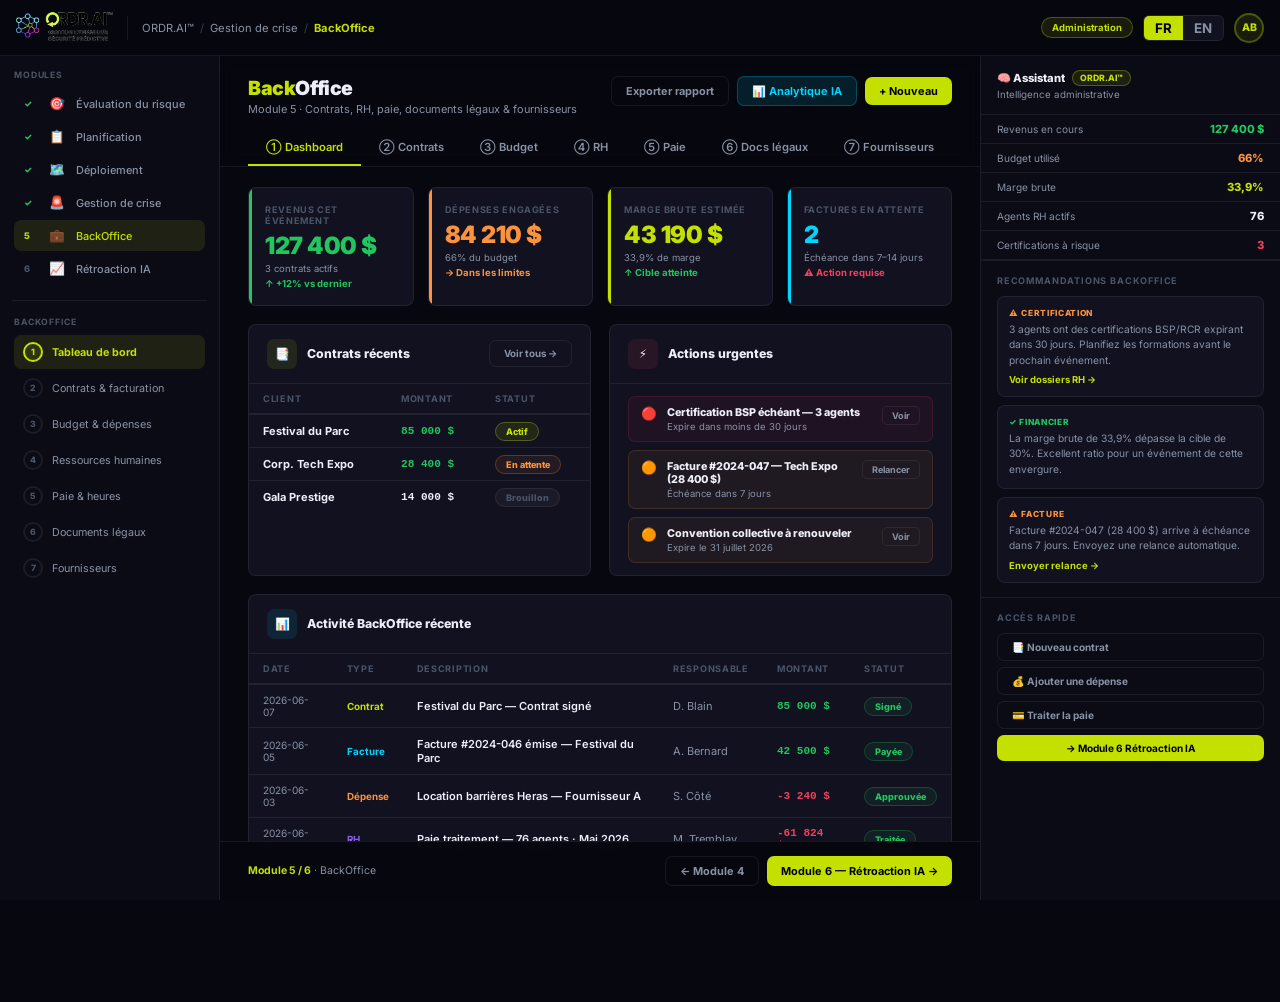
<file: app/05-backoffice.html>
<!DOCTYPE html>
<html lang="fr">
<head>
  <meta charset="UTF-8" />
<meta http-equiv="Cache-Control" content="no-cache, no-store, must-revalidate">
<meta http-equiv="Pragma" content="no-cache">
  <meta name="viewport" content="width=device-width, initial-scale=1.0" />
  <title>ORDR.AI™ — BackOffice</title>
  <link href="https://fonts.googleapis.com/css2?family=Inter:wght@400;500;600;700;800;900&display=swap" rel="stylesheet" />
  <style>
    :root {
      --bg:#07070f; --bg-sidebar:#0b0b16; --bg-card:#111120; --bg-input:#16162a;
      --border:rgba(255,255,255,0.07); --border-accent:rgba(196,224,0,0.3);
      --accent:#c4e000; --accent-dim:rgba(196,224,0,0.10);
      --cyan:#00d4ff; --cyan-dim:rgba(0,212,255,0.10);
      --purple:#8b5cf6; --purple-dim:rgba(139,92,246,0.10);
      --red:#f43f5e; --orange:#fb923c; --green:#22c55e;
      --text:#eeeef8; --text-2:#8892a4; --text-3:#4a5568;
      --topbar-h:56px; --sidebar-w:220px; --right-w:300px;
      --font:'Inter',system-ui,sans-serif; --r:8px;
    }
    *,*::before,*::after{box-sizing:border-box;margin:0;padding:0}
    html{font-size:14px} body{font-family:var(--font);background:var(--bg);color:var(--text);min-height:100vh;overflow-x:hidden}
    a{text-decoration:none;color:inherit} input,select,textarea,button{font-family:var(--font)}

    .topbar{position:fixed;top:0;left:0;right:0;height:var(--topbar-h);background:rgba(7,7,15,0.97);backdrop-filter:blur(16px);border-bottom:1px solid var(--border);display:flex;align-items:center;padding:0 16px;gap:14px;z-index:1000}
    .topbar-logo img{height:30px}
    .topbar-divider{width:1px;height:24px;background:var(--border)}
    .breadcrumb{display:flex;align-items:center;gap:6px;font-size:0.8rem;color:var(--text-2)}
    .breadcrumb .active{color:var(--accent);font-weight:700}
    .breadcrumb .sep{opacity:0.4}
    .topbar-right{margin-left:auto;display:flex;align-items:center;gap:10px}
    .lang-toggle{display:flex;background:var(--bg-card);border:1px solid var(--border);border-radius:6px;overflow:hidden;font-size:0.72rem}
    .lang-toggle button{padding:4px 11px;background:transparent;border:none;color:var(--text-2);cursor:pointer;font-weight:700;transition:all 0.2s}
    .lang-toggle button.active{background:var(--accent);color:#000}
    .badge{display:flex;align-items:center;gap:5px;font-size:0.68rem;font-weight:700;padding:4px 10px;border-radius:20px;background:var(--accent-dim);border:1px solid var(--border-accent);color:var(--accent)}
    .avatar{width:30px;height:30px;border-radius:50%;background:var(--accent-dim);border:2px solid var(--border-accent);display:flex;align-items:center;justify-content:center;font-size:0.75rem;font-weight:800;color:var(--accent)}

    .app{display:flex;padding-top:var(--topbar-h);min-height:100vh}

    .sidebar{position:fixed;top:var(--topbar-h);left:0;width:var(--sidebar-w);height:calc(100vh - var(--topbar-h));background:var(--bg-sidebar);border-right:1px solid var(--border);overflow-y:auto;z-index:900;display:flex;flex-direction:column}
    .sb-section{padding:14px 14px 6px}
    .sb-label{font-size:0.62rem;font-weight:700;color:var(--text-3);letter-spacing:0.1em;text-transform:uppercase;margin-bottom:8px}
    .mod-item{display:flex;align-items:center;gap:10px;padding:8px 10px;border-radius:7px;cursor:pointer;margin-bottom:2px;color:var(--text-2);font-size:0.78rem;font-weight:500;transition:all 0.2s}
    .mod-item:hover{background:rgba(255,255,255,0.04);color:var(--text)}
    .mod-item.active{background:var(--accent-dim);color:var(--accent)}
    .mod-item .mn{font-size:0.65rem;font-weight:800;color:var(--text-3);width:14px;flex-shrink:0}
    .mod-item.active .mn{color:var(--accent)}
    .mod-item.done .mn{color:var(--green)}
    .mod-item .mi{font-size:0.9rem;width:18px;text-align:center;flex-shrink:0}
    .sb-sep{height:1px;background:var(--border);margin:8px 12px}
    .tab-nav{padding:8px 14px;flex:1}
    .tab-item{display:flex;align-items:center;gap:9px;padding:7px 9px;border-radius:7px;cursor:pointer;margin-bottom:2px;font-size:0.77rem;transition:all 0.2s;color:var(--text-2)}
    .tab-item:hover{background:rgba(255,255,255,0.04);color:var(--text)}
    .tab-item.active{background:var(--accent-dim);color:var(--accent);font-weight:700}
    .tab-dot{width:20px;height:20px;border-radius:50%;border:2px solid var(--border);display:flex;align-items:center;justify-content:center;font-size:0.62rem;font-weight:800;flex-shrink:0;color:var(--text-3)}
    .tab-item.active .tab-dot{border-color:var(--accent);color:var(--accent);background:var(--accent-dim)}

    .main{margin-left:var(--sidebar-w);margin-right:var(--right-w);flex:1;display:flex;flex-direction:column;min-width:0}
    .page-header{padding:20px 28px 0;border-bottom:1px solid var(--border);background:rgba(7,7,15,0.7);backdrop-filter:blur(8px);position:sticky;top:var(--topbar-h);z-index:50}
    .page-title-row{display:flex;align-items:flex-start;justify-content:space-between;margin-bottom:14px}
    .page-title{font-size:1.4rem;font-weight:900;letter-spacing:-0.02em}
    .page-title .hl{color:var(--accent)}
    .page-sub{font-size:0.78rem;color:var(--text-2);margin-top:2px}
    .page-actions{display:flex;gap:8px;align-items:center}
    .btn{padding:7px 14px;border-radius:7px;font-size:0.78rem;font-weight:700;cursor:pointer;border:none;transition:all 0.2s}
    .btn-ghost{background:transparent;color:var(--text-2);border:1px solid var(--border)}
    .btn-ghost:hover{color:var(--text);border-color:rgba(255,255,255,0.2)}
    .btn-primary{background:var(--accent);color:#000}
    .btn-primary:hover{background:#d4f000}
    .btn-cyan{background:rgba(0,212,255,0.12);color:var(--cyan);border:1px solid rgba(0,212,255,0.25)}
    .btn-green{background:rgba(34,197,94,0.12);color:var(--green);border:1px solid rgba(34,197,94,0.25)}
    .tab-bar{display:flex}
    .tab-bar-btn{padding:10px 18px;background:transparent;border:none;cursor:pointer;font-size:0.8rem;font-weight:600;color:var(--text-2);border-bottom:2px solid transparent;transition:all 0.2s}
    .tab-bar-btn:hover{color:var(--text)}
    .tab-bar-btn.active{color:var(--accent);border-bottom-color:var(--accent)}
    .content{padding:20px 28px 80px;display:flex;flex-direction:column;gap:18px}
    .card{background:var(--bg-card);border:1px solid var(--border);border-radius:var(--r)}
    .card-header{display:flex;align-items:center;justify-content:space-between;padding:14px 18px;border-bottom:1px solid var(--border)}
    .card-title{display:flex;align-items:center;gap:10px;font-size:0.88rem;font-weight:800}
    .card-icon{width:30px;height:30px;border-radius:7px;display:flex;align-items:center;justify-content:center;font-size:0.85rem;flex-shrink:0}
    .card-body{padding:18px}
    .card-actions{display:flex;gap:6px;align-items:center}
    .tab-panel{display:none} .tab-panel.active{display:flex;flex-direction:column;gap:18px}

    /* KPI row */
    .kpi-row{display:grid;grid-template-columns:repeat(4,1fr);gap:14px}
    .kpi-card{background:var(--bg-card);border:1px solid var(--border);border-radius:var(--r);padding:16px;position:relative;overflow:hidden}
    .kpi-card::before{content:'';position:absolute;top:0;left:0;width:3px;height:100%;background:var(--border)}
    .kpi-card.kc-green::before{background:var(--green)}
    .kpi-card.kc-orange::before{background:var(--orange)}
    .kpi-card.kc-cyan::before{background:var(--cyan)}
    .kpi-card.kc-accent::before{background:var(--accent)}
    .kpi-label{font-size:0.65rem;font-weight:700;color:var(--text-3);letter-spacing:0.07em;text-transform:uppercase;margin-bottom:8px}
    .kpi-val{font-size:1.7rem;font-weight:900;line-height:1;margin-bottom:5px;letter-spacing:-0.02em}
    .kpi-sub{font-size:0.68rem;color:var(--text-2)}
    .kpi-trend{font-size:0.68rem;font-weight:700;margin-top:4px}
    .trend-up{color:var(--green)} .trend-down{color:var(--red)}

    /* Tables */
    .data-table{width:100%;border-collapse:collapse}
    .data-table th{padding:9px 14px;text-align:left;font-size:0.65rem;font-weight:700;color:var(--text-3);letter-spacing:0.08em;text-transform:uppercase;border-bottom:2px solid var(--border);white-space:nowrap}
    .data-table td{padding:9px 14px;border-bottom:1px solid var(--border);font-size:0.79rem;vertical-align:middle}
    .data-table tr:last-child td{border:none}
    .data-table tr:hover td{background:rgba(255,255,255,0.015);cursor:pointer}
    .status-pill{padding:3px 10px;border-radius:20px;font-size:0.65rem;font-weight:800;border:1px solid}
    .sp-paid{background:rgba(34,197,94,0.08);border-color:rgba(34,197,94,0.25);color:var(--green)}
    .sp-pending{background:rgba(251,146,60,0.08);border-color:rgba(251,146,60,0.25);color:var(--orange)}
    .sp-overdue{background:rgba(244,63,94,0.08);border-color:rgba(244,63,94,0.25);color:var(--red)}
    .sp-draft{background:rgba(255,255,255,0.04);border-color:var(--border);color:var(--text-3)}
    .sp-active{background:var(--accent-dim);border-color:var(--border-accent);color:var(--accent)}
    .sp-expired{background:rgba(244,63,94,0.06);border-color:rgba(244,63,94,0.2);color:var(--red)}
    .sp-cert{background:rgba(0,212,255,0.06);border-color:rgba(0,212,255,0.2);color:var(--cyan)}
    .amount{font-family:monospace;font-weight:800;font-size:0.82rem}
    .amount.positive{color:var(--green)} .amount.negative{color:var(--red)} .amount.neutral{color:var(--text)}
    .row-action{background:transparent;border:1px solid var(--border);border-radius:5px;padding:3px 9px;font-size:0.65rem;font-weight:700;color:var(--text-2);cursor:pointer;transition:all 0.2s}
    .row-action:hover{border-color:var(--accent);color:var(--accent)}

    /* Progress bar */
    .progress-wrap{height:6px;background:var(--border);border-radius:6px;overflow:hidden}
    .progress-fill{height:100%;border-radius:6px;transition:width 0.5s ease}

    /* Budget chart */
    .budget-grid{display:grid;grid-template-columns:1fr 1fr;gap:20px}
    .donut-wrap{position:relative;width:140px;height:140px;flex-shrink:0}
    .donut-svg{transform:rotate(-90deg)}
    .donut-center{position:absolute;inset:0;display:flex;flex-direction:column;align-items:center;justify-content:center}
    .donut-val{font-size:1.1rem;font-weight:900;color:var(--text)}
    .donut-sub{font-size:0.6rem;color:var(--text-2)}
    .budget-categories{flex:1;display:flex;flex-direction:column;gap:8px}
    .budget-cat{display:flex;flex-direction:column;gap:4px}
    .bc-header{display:flex;justify-content:space-between;align-items:center}
    .bc-name{font-size:0.75rem;font-weight:700;display:flex;align-items:center;gap:7px}
    .bc-dot{width:8px;height:8px;border-radius:50%;flex-shrink:0}
    .bc-vals{font-size:0.7rem;color:var(--text-2)}

    /* HR grid */
    .hr-grid{display:grid;grid-template-columns:repeat(3,1fr);gap:12px}
    .hr-card{background:var(--bg-input);border:1px solid var(--border);border-radius:var(--r);padding:14px;transition:all 0.2s;cursor:pointer}
    .hr-card:hover{border-color:var(--border-accent)}
    .hr-header{display:flex;align-items:center;gap:10px;margin-bottom:10px}
    .hr-avatar{width:36px;height:36px;border-radius:50%;display:flex;align-items:center;justify-content:center;font-size:0.78rem;font-weight:800;flex-shrink:0}
    .hr-name{font-size:0.82rem;font-weight:800}
    .hr-role{font-size:0.65rem;color:var(--text-2)}
    .hr-stats{display:grid;grid-template-columns:1fr 1fr;gap:6px}
    .hr-stat{background:var(--bg-card);border-radius:5px;padding:7px 9px}
    .hr-stat-val{font-size:0.9rem;font-weight:900}
    .hr-stat-lbl{font-size:0.6rem;color:var(--text-3);margin-top:1px}
    .cert-tag{font-size:0.6rem;padding:2px 7px;border-radius:10px;border:1px solid;margin-right:3px;margin-top:4px;display:inline-block}
    .cert-ok{border-color:rgba(34,197,94,0.3);color:var(--green);background:rgba(34,197,94,0.06)}
    .cert-warn{border-color:rgba(251,146,60,0.3);color:var(--orange);background:rgba(251,146,60,0.06)}

    /* Contract cards */
    .contract-grid{display:grid;grid-template-columns:repeat(2,1fr);gap:14px}
    .contract-card{background:var(--bg-input);border:1px solid var(--border);border-radius:var(--r);padding:16px;position:relative;overflow:hidden;transition:all 0.2s;cursor:pointer}
    .contract-card:hover{border-color:var(--border-accent)}
    .contract-card::before{content:'';position:absolute;top:0;left:0;width:4px;height:100%}
    .cc-active::before{background:var(--green)}
    .cc-pending::before{background:var(--orange)}
    .cc-expired::before{background:var(--red)}
    .cc-draft::before{background:var(--border)}
    .cct-header{display:flex;justify-content:space-between;align-items:flex-start;margin-bottom:10px}
    .cct-name{font-size:0.85rem;font-weight:800;margin-bottom:3px}
    .cct-client{font-size:0.7rem;color:var(--text-2)}
    .cct-amount{font-size:1.1rem;font-weight:900;color:var(--accent)}
    .cct-meta{display:grid;grid-template-columns:1fr 1fr;gap:8px;margin-top:10px}
    .cct-meta-item{background:var(--bg-card);border-radius:5px;padding:6px 9px}
    .cct-meta-label{font-size:0.6rem;color:var(--text-3);margin-bottom:1px}
    .cct-meta-val{font-size:0.75rem;font-weight:700}
    .cct-progress{margin-top:10px}
    .cct-progress-header{display:flex;justify-content:space-between;font-size:0.65rem;color:var(--text-2);margin-bottom:4px}

    /* Docs */
    .doc-list{display:flex;flex-direction:column;gap:0}
    .doc-item{display:flex;align-items:center;gap:12px;padding:11px 18px;border-bottom:1px solid var(--border);cursor:pointer;transition:all 0.2s}
    .doc-item:hover{background:rgba(255,255,255,0.02)}
    .doc-item:last-child{border:none}
    .doc-icon{font-size:1.1rem;flex-shrink:0;width:30px;text-align:center}
    .doc-name{flex:1;font-size:0.8rem;font-weight:700}
    .doc-meta{font-size:0.67rem;color:var(--text-3)}
    .doc-size{font-size:0.65rem;color:var(--text-3);white-space:nowrap}
    .doc-actions{display:flex;gap:6px}

    /* Payroll */
    .pay-summary{display:grid;grid-template-columns:repeat(3,1fr);gap:14px;margin-bottom:18px}
    .pay-card{background:var(--bg-input);border:1px solid var(--border);border-radius:var(--r);padding:14px;text-align:center}
    .pay-val{font-size:1.4rem;font-weight:900;margin-bottom:3px}
    .pay-lbl{font-size:0.7rem;color:var(--text-2);font-weight:600}
    .pay-sub{font-size:0.65rem;color:var(--text-3);margin-top:2px}

    /* Right panel */
    .right-panel{position:fixed;top:var(--topbar-h);right:0;width:var(--right-w);height:calc(100vh - var(--topbar-h));background:var(--bg-sidebar);border-left:1px solid var(--border);overflow-y:auto;z-index:900;display:flex;flex-direction:column}
    .rp-header{padding:14px 16px;border-bottom:1px solid var(--border)}
    .rp-title{font-size:0.8rem;font-weight:800;display:flex;align-items:center;gap:7px;margin-bottom:3px}
    .rp-badge{background:var(--accent-dim);border:1px solid var(--border-accent);color:var(--accent);font-size:0.62rem;font-weight:800;padding:2px 7px;border-radius:10px}
    .rp-sub{font-size:0.7rem;color:var(--text-2)}
    .rp-kpi-row{display:flex;justify-content:space-between;align-items:center;padding:7px 16px;border-bottom:1px solid var(--border)}
    .rp-kpi-label{font-size:0.72rem;color:var(--text-2)}
    .rp-kpi-val{font-size:0.8rem;font-weight:800}
    .ia-block{padding:14px 16px;border-bottom:1px solid var(--border)}
    .ia-block-title{font-size:0.65rem;font-weight:700;color:var(--text-3);letter-spacing:0.09em;text-transform:uppercase;margin-bottom:10px}
    .ia-card{background:var(--bg-card);border:1px solid var(--border);border-radius:var(--r);padding:11px;margin-bottom:8px;cursor:pointer;transition:all 0.2s}
    .ia-card:last-child{margin-bottom:0}
    .ia-card:hover{border-color:var(--border-accent)}
    .ia-type{font-size:0.6rem;font-weight:800;letter-spacing:0.08em;text-transform:uppercase;margin-bottom:4px}
    .ia-type.warn{color:var(--orange)} .ia-type.info{color:var(--cyan)} .ia-type.ok{color:var(--green)}
    .ia-msg{font-size:0.73rem;color:var(--text-2);line-height:1.5}
    .ia-action{margin-top:6px;font-size:0.68rem;font-weight:700;color:var(--accent);cursor:pointer}

    .nav-bottom{display:flex;justify-content:space-between;align-items:center;padding:14px 28px;border-top:1px solid var(--border);position:sticky;bottom:0;background:rgba(7,7,15,0.96);backdrop-filter:blur(8px)}
    input,select,textarea{color:var(--text)}
    ::-webkit-scrollbar{width:5px}::-webkit-scrollbar-track{background:transparent}::-webkit-scrollbar-thumb{background:var(--border);border-radius:3px}
  </style>
</head>
<body>

<header class="topbar">
  <div class="topbar-logo"><img src="../assets/logos/logo_dark.png" alt="ORDR.AI" /></div>
  <div class="topbar-divider"></div>
  <div class="breadcrumb">
    <span>ORDR.AI™</span><span class="sep">/</span>
    <a href="04-crise.html">Gestion de crise</a><span class="sep">/</span>
    <span class="active">BackOffice</span>
  </div>
  <div class="topbar-right">
    <div class="badge"><span data-fr="Administration" data-en="Administration">Administration</span></div>
    <div class="lang-toggle">
      <button onclick="setLang('fr')" class="active" data-l="fr">FR</button>
      <button onclick="setLang('en')" data-l="en">EN</button>
    </div>
    <div class="avatar">AB</div>
  </div>
</header>

<div class="app">

  <!-- SIDEBAR -->
  <aside class="sidebar">
    <div class="sb-section">
      <div class="sb-label">Modules</div>
      <div class="mod-item done" onclick="location.href='01-profil-evenement.html'"><span class="mn">✓</span><span class="mi">🎯</span><span data-fr="Évaluation du risque" data-en="Risk assessment">Évaluation du risque</span></div>
      <div class="mod-item done" onclick="location.href='02-planification.html'"><span class="mn">✓</span><span class="mi">📋</span><span data-fr="Planification" data-en="Planning">Planification</span></div>
      <div class="mod-item done" onclick="location.href='03-deploiement.html'"><span class="mn">✓</span><span class="mi">🗺️</span><span data-fr="Déploiement" data-en="Deployment">Déploiement</span></div>
      <div class="mod-item done" onclick="location.href='04-crise.html'"><span class="mn">✓</span><span class="mi">🚨</span><span data-fr="Gestion de crise" data-en="Crisis mgmt">Gestion de crise</span></div>
      <div class="mod-item active"><span class="mn">5</span><span class="mi">💼</span><span>BackOffice</span></div>
      <div class="mod-item"><span class="mn">6</span><span class="mi">📈</span><span data-fr="Rétroaction IA" data-en="AI Feedback">Rétroaction IA</span></div>
    </div>
    <div class="sb-sep"></div>
    <div class="tab-nav">
      <div class="sb-label" data-fr="BackOffice" data-en="BackOffice">BackOffice</div>
      <div class="tab-item active" onclick="switchTab('t1',this)"><div class="tab-dot">1</div><span data-fr="Tableau de bord" data-en="Dashboard">Tableau de bord</span></div>
      <div class="tab-item" onclick="switchTab('t2',this)"><div class="tab-dot">2</div><span data-fr="Contrats & facturation" data-en="Contracts & billing">Contrats & facturation</span></div>
      <div class="tab-item" onclick="switchTab('t3',this)"><div class="tab-dot">3</div><span data-fr="Budget & dépenses" data-en="Budget & expenses">Budget & dépenses</span></div>
      <div class="tab-item" onclick="switchTab('t4',this)"><div class="tab-dot">4</div><span data-fr="Ressources humaines" data-en="Human resources">Ressources humaines</span></div>
      <div class="tab-item" onclick="switchTab('t5',this)"><div class="tab-dot">5</div><span data-fr="Paie & heures" data-en="Payroll & hours">Paie & heures</span></div>
      <div class="tab-item" onclick="switchTab('t6',this)"><div class="tab-dot">6</div><span data-fr="Documents légaux" data-en="Legal documents">Documents légaux</span></div>
      <div class="tab-item" onclick="switchTab('t7',this)"><div class="tab-dot">7</div><span data-fr="Fournisseurs" data-en="Suppliers">Fournisseurs</span></div>
    </div>
  </aside>

  <!-- MAIN -->
  <main class="main">
    <div class="page-header">
      <div class="page-title-row">
        <div>
          <div class="page-title"><span class="hl">Back</span>Office</div>
          <div class="page-sub" data-fr="Module 5 · Contrats, RH, paie, documents légaux & fournisseurs" data-en="Module 5 · Contracts, HR, payroll, legal documents & suppliers">Module 5 · Contrats, RH, paie, documents légaux & fournisseurs</div>
        </div>
        <div class="page-actions">
          <button class="btn btn-ghost" data-fr="Exporter rapport" data-en="Export report">Exporter rapport</button>
          <button class="btn btn-cyan" data-fr="📊 Analytique IA" data-en="📊 AI Analytics">📊 Analytique IA</button>
          <button class="btn btn-primary" data-fr="+ Nouveau" data-en="+ New">+ Nouveau</button>
        </div>
      </div>
      <div class="tab-bar">
        <button class="tab-bar-btn active" onclick="switchTab('t1',null,this)" data-fr="① Dashboard" data-en="① Dashboard">① Dashboard</button>
        <button class="tab-bar-btn" onclick="switchTab('t2',null,this)" data-fr="② Contrats" data-en="② Contracts">② Contrats</button>
        <button class="tab-bar-btn" onclick="switchTab('t3',null,this)" data-fr="③ Budget" data-en="③ Budget">③ Budget</button>
        <button class="tab-bar-btn" onclick="switchTab('t4',null,this)" data-fr="④ RH" data-en="④ HR">④ RH</button>
        <button class="tab-bar-btn" onclick="switchTab('t5',null,this)" data-fr="⑤ Paie" data-en="⑤ Payroll">⑤ Paie</button>
        <button class="tab-bar-btn" onclick="switchTab('t6',null,this)" data-fr="⑥ Docs légaux" data-en="⑥ Legal docs">⑥ Docs légaux</button>
        <button class="tab-bar-btn" onclick="switchTab('t7',null,this)" data-fr="⑦ Fournisseurs" data-en="⑦ Suppliers">⑦ Fournisseurs</button>
      </div>
    </div>

    <div class="content">

      <!-- ════ TAB 1 — DASHBOARD ════ -->
      <div class="tab-panel active" id="t1">
        <div class="kpi-row">
          <div class="kpi-card kc-green">
            <div class="kpi-label" data-fr="Revenus cet événement" data-en="Event revenue">Revenus cet événement</div>
            <div class="kpi-val" style="color:var(--green)">127 400 $</div>
            <div class="kpi-sub" data-fr="3 contrats actifs" data-en="3 active contracts">3 contrats actifs</div>
            <div class="kpi-trend trend-up">↑ +12% vs dernier</div>
          </div>
          <div class="kpi-card kc-orange">
            <div class="kpi-label" data-fr="Dépenses engagées" data-en="Incurred expenses">Dépenses engagées</div>
            <div class="kpi-val" style="color:var(--orange)">84 210 $</div>
            <div class="kpi-sub" data-fr="66% du budget" data-en="66% of budget">66% du budget</div>
            <div class="kpi-trend" style="color:var(--orange)">→ Dans les limites</div>
          </div>
          <div class="kpi-card kc-accent">
            <div class="kpi-label" data-fr="Marge brute estimée" data-en="Estimated gross margin">Marge brute estimée</div>
            <div class="kpi-val" style="color:var(--accent)">43 190 $</div>
            <div class="kpi-sub" data-fr="33,9% de marge" data-en="33.9% margin">33,9% de marge</div>
            <div class="kpi-trend trend-up">↑ Cible atteinte</div>
          </div>
          <div class="kpi-card kc-cyan">
            <div class="kpi-label" data-fr="Factures en attente" data-en="Pending invoices">Factures en attente</div>
            <div class="kpi-val" style="color:var(--cyan)">2</div>
            <div class="kpi-sub" data-fr="Échéance dans 7–14 jours" data-en="Due in 7–14 days">Échéance dans 7–14 jours</div>
            <div class="kpi-trend trend-down">⚠ Action requise</div>
          </div>
        </div>

        <!-- Mini contracts + tasks -->
        <div style="display:grid;grid-template-columns:1fr 1fr;gap:18px">
          <div class="card">
            <div class="card-header">
              <div class="card-title"><div class="card-icon" style="background:var(--accent-dim)">📑</div><span data-fr="Contrats récents" data-en="Recent contracts">Contrats récents</span></div>
              <button class="btn btn-ghost" style="font-size:0.7rem" onclick="switchTab('t2',null,document.querySelectorAll('.tab-bar-btn')[1])" data-fr="Voir tous →" data-en="View all →">Voir tous →</button>
            </div>
            <div style="overflow:hidden">
              <table class="data-table">
                <thead><tr><th data-fr="Client" data-en="Client">Client</th><th data-fr="Montant" data-en="Amount">Montant</th><th>Statut</th></tr></thead>
                <tbody>
                  <tr><td style="font-weight:700">Festival du Parc</td><td class="amount positive">85 000 $</td><td><span class="status-pill sp-active" data-fr="Actif" data-en="Active">Actif</span></td></tr>
                  <tr><td style="font-weight:700">Corp. Tech Expo</td><td class="amount positive">28 400 $</td><td><span class="status-pill sp-pending" data-fr="En attente" data-en="Pending">En attente</span></td></tr>
                  <tr><td style="font-weight:700">Gala Prestige</td><td class="amount neutral">14 000 $</td><td><span class="status-pill sp-draft" data-fr="Brouillon" data-en="Draft">Brouillon</span></td></tr>
                </tbody>
              </table>
            </div>
          </div>

          <div class="card">
            <div class="card-header">
              <div class="card-title"><div class="card-icon" style="background:rgba(244,63,94,0.1)">⚡</div><span data-fr="Actions urgentes" data-en="Urgent actions">Actions urgentes</span></div>
            </div>
            <div style="padding:12px 18px;display:flex;flex-direction:column;gap:8px">
              <div style="display:flex;align-items:flex-start;gap:10px;padding:9px 12px;background:rgba(244,63,94,0.06);border:1px solid rgba(244,63,94,0.15);border-radius:7px">
                <span style="color:var(--red);font-size:0.9rem">🔴</span>
                <div style="flex:1"><div style="font-size:0.77rem;font-weight:800;margin-bottom:2px" data-fr="Certification BSP échéant — 3 agents" data-en="BSP certification expiring — 3 agents">Certification BSP échéant — 3 agents</div><div style="font-size:0.68rem;color:var(--text-2)" data-fr="Expire dans moins de 30 jours" data-en="Expires in less than 30 days">Expire dans moins de 30 jours</div></div>
                <button class="row-action" onclick="switchTab('t4',null,document.querySelectorAll('.tab-bar-btn')[3])" data-fr="Voir" data-en="View">Voir</button>
              </div>
              <div style="display:flex;align-items:flex-start;gap:10px;padding:9px 12px;background:rgba(251,146,60,0.06);border:1px solid rgba(251,146,60,0.15);border-radius:7px">
                <span style="color:var(--orange);font-size:0.9rem">🟠</span>
                <div style="flex:1"><div style="font-size:0.77rem;font-weight:800;margin-bottom:2px" data-fr="Facture #2024-047 — Tech Expo (28 400 $)" data-en="Invoice #2024-047 — Tech Expo ($28,400)">Facture #2024-047 — Tech Expo (28 400 $)</div><div style="font-size:0.68rem;color:var(--text-2)" data-fr="Échéance dans 7 jours" data-en="Due in 7 days">Échéance dans 7 jours</div></div>
                <button class="row-action" data-fr="Relancer" data-en="Follow up">Relancer</button>
              </div>
              <div style="display:flex;align-items:flex-start;gap:10px;padding:9px 12px;background:rgba(251,146,60,0.06);border:1px solid rgba(251,146,60,0.15);border-radius:7px">
                <span style="color:var(--orange);font-size:0.9rem">🟠</span>
                <div style="flex:1"><div style="font-size:0.77rem;font-weight:800;margin-bottom:2px" data-fr="Convention collective à renouveler" data-en="Collective agreement to renew">Convention collective à renouveler</div><div style="font-size:0.68rem;color:var(--text-2)" data-fr="Expire le 31 juillet 2026" data-en="Expires July 31, 2026">Expire le 31 juillet 2026</div></div>
                <button class="row-action" data-fr="Voir" data-en="View">Voir</button>
              </div>
            </div>
          </div>
        </div>

        <!-- Activité récente -->
        <div class="card">
          <div class="card-header">
            <div class="card-title"><div class="card-icon" style="background:var(--cyan-dim)">📊</div><span data-fr="Activité BackOffice récente" data-en="Recent BackOffice activity">Activité BackOffice récente</span></div>
          </div>
          <div style="overflow:hidden">
            <table class="data-table">
              <thead><tr><th data-fr="Date" data-en="Date">Date</th><th data-fr="Type" data-en="Type">Type</th><th data-fr="Description" data-en="Description">Description</th><th data-fr="Responsable" data-en="Responsible">Responsable</th><th data-fr="Montant" data-en="Amount">Montant</th><th>Statut</th></tr></thead>
              <tbody>
                <tr><td style="color:var(--text-2);font-size:0.72rem">2026-06-07</td><td><span style="font-size:0.7rem;font-weight:700;color:var(--accent)">Contrat</span></td><td style="font-weight:600" data-fr="Festival du Parc — Contrat signé" data-en="Parc Festival — Contract signed">Festival du Parc — Contrat signé</td><td style="color:var(--text-2)">D. Blain</td><td class="amount positive">85 000 $</td><td><span class="status-pill sp-paid" data-fr="Signé" data-en="Signed">Signé</span></td></tr>
                <tr><td style="color:var(--text-2);font-size:0.72rem">2026-06-05</td><td><span style="font-size:0.7rem;font-weight:700;color:var(--cyan)">Facture</span></td><td style="font-weight:600" data-fr="Facture #2024-046 émise — Festival du Parc" data-en="Invoice #2024-046 issued — Parc Festival">Facture #2024-046 émise — Festival du Parc</td><td style="color:var(--text-2)">A. Bernard</td><td class="amount positive">42 500 $</td><td><span class="status-pill sp-paid" data-fr="Payée" data-en="Paid">Payée</span></td></tr>
                <tr><td style="color:var(--text-2);font-size:0.72rem">2026-06-03</td><td><span style="font-size:0.7rem;font-weight:700;color:var(--orange)">Dépense</span></td><td style="font-weight:600" data-fr="Location barrières Heras — Fournisseur A" data-en="Heras barrier rental — Supplier A">Location barrières Heras — Fournisseur A</td><td style="color:var(--text-2)">S. Côté</td><td class="amount negative">-3 240 $</td><td><span class="status-pill sp-paid" data-fr="Approuvée" data-en="Approved">Approuvée</span></td></tr>
                <tr><td style="color:var(--text-2);font-size:0.72rem">2026-06-01</td><td><span style="font-size:0.7rem;font-weight:700;color:var(--purple)">RH</span></td><td style="font-weight:600" data-fr="Paie traitement — 76 agents · Mai 2026" data-en="Payroll processing — 76 agents · May 2026">Paie traitement — 76 agents · Mai 2026</td><td style="color:var(--text-2)">M. Tremblay</td><td class="amount negative">-61 824 $</td><td><span class="status-pill sp-paid" data-fr="Traitée" data-en="Processed">Traitée</span></td></tr>
              </tbody>
            </table>
          </div>
        </div>
      </div>

      <!-- ════ TAB 2 — CONTRATS ════ -->
      <div class="tab-panel" id="t2">
        <div class="card">
          <div class="card-header">
            <div class="card-title"><div class="card-icon" style="background:var(--accent-dim)">📑</div><span data-fr="Contrats & facturation" data-en="Contracts & billing">Contrats & facturation</span></div>
            <div class="card-actions">
              <button class="btn btn-ghost" data-fr="Filtrer" data-en="Filter">Filtrer</button>
              <button class="btn btn-primary" data-fr="+ Nouveau contrat" data-en="+ New contract">+ Nouveau contrat</button>
            </div>
          </div>
          <div class="card-body">
            <div class="contract-grid">
              <div class="contract-card cc-active">
                <div class="cct-header">
                  <div><div class="cct-name" data-fr="Festival du Parc 2026" data-en="Parc Festival 2026">Festival du Parc 2026</div><div class="cct-client" data-fr="Client : Cultura Montréal inc." data-en="Client: Cultura Montréal inc.">Client : Cultura Montréal inc.</div></div>
                  <div style="text-align:right"><div class="cct-amount">85 000 $</div><span class="status-pill sp-active" data-fr="Actif" data-en="Active">Actif</span></div>
                </div>
                <div class="cct-meta">
                  <div class="cct-meta-item"><div class="cct-meta-label" data-fr="Date début" data-en="Start date">Date début</div><div class="cct-meta-val">7 juin 2026</div></div>
                  <div class="cct-meta-item"><div class="cct-meta-label" data-fr="Date fin" data-en="End date">Date fin</div><div class="cct-meta-val">9 juin 2026</div></div>
                  <div class="cct-meta-item"><div class="cct-meta-label" data-fr="Agents requis" data-en="Agents required">Agents requis</div><div class="cct-meta-val">76</div></div>
                  <div class="cct-meta-item"><div class="cct-meta-label" data-fr="Facturé à ce jour" data-en="Billed to date">Facturé à ce jour</div><div class="cct-meta-val" style="color:var(--green)">42 500 $</div></div>
                </div>
                <div class="cct-progress">
                  <div class="cct-progress-header"><span data-fr="Avancement facturation" data-en="Billing progress">Avancement facturation</span><span style="font-weight:700;color:var(--accent)">50%</span></div>
                  <div class="progress-wrap"><div class="progress-fill" style="width:50%;background:var(--accent)"></div></div>
                </div>
                <div style="display:flex;gap:6px;margin-top:12px">
                  <button class="row-action" data-fr="Voir contrat" data-en="View contract">Voir contrat</button>
                  <button class="row-action" data-fr="Émettre facture" data-en="Issue invoice">Émettre facture</button>
                  <button class="row-action" data-fr="Rapport" data-en="Report">Rapport</button>
                </div>
              </div>

              <div class="contract-card cc-pending">
                <div class="cct-header">
                  <div><div class="cct-name" data-fr="Corp. Tech Expo 2026" data-en="Corp. Tech Expo 2026">Corp. Tech Expo 2026</div><div class="cct-client" data-fr="Client : TechMontréal s.e.c." data-en="Client: TechMontréal l.p.">Client : TechMontréal s.e.c.</div></div>
                  <div style="text-align:right"><div class="cct-amount">28 400 $</div><span class="status-pill sp-pending" data-fr="En attente" data-en="Pending">En attente</span></div>
                </div>
                <div class="cct-meta">
                  <div class="cct-meta-item"><div class="cct-meta-label" data-fr="Date début" data-en="Start date">Date début</div><div class="cct-meta-val">14 juin 2026</div></div>
                  <div class="cct-meta-item"><div class="cct-meta-label" data-fr="Date fin" data-en="End date">Date fin</div><div class="cct-meta-val">16 juin 2026</div></div>
                  <div class="cct-meta-item"><div class="cct-meta-label" data-fr="Agents requis" data-en="Agents required">Agents requis</div><div class="cct-meta-val">28</div></div>
                  <div class="cct-meta-item"><div class="cct-meta-label" data-fr="Acompte reçu" data-en="Deposit received">Acompte reçu</div><div class="cct-meta-val" style="color:var(--orange)">Non</div></div>
                </div>
                <div class="cct-progress">
                  <div class="cct-progress-header"><span data-fr="Signature contrat" data-en="Contract signature">Signature contrat</span><span style="font-weight:700;color:var(--orange)">0%</span></div>
                  <div class="progress-wrap"><div class="progress-fill" style="width:0%;background:var(--orange)"></div></div>
                </div>
                <div style="display:flex;gap:6px;margin-top:12px">
                  <button class="row-action" data-fr="Envoyer contrat" data-en="Send contract">Envoyer contrat</button>
                  <button class="row-action" data-fr="Relancer client" data-en="Follow up">Relancer client</button>
                </div>
              </div>

              <div class="contract-card cc-draft">
                <div class="cct-header">
                  <div><div class="cct-name" data-fr="Gala Prestige Montréal" data-en="Prestige Montreal Gala">Gala Prestige Montréal</div><div class="cct-client" data-fr="Client : Événements Luxe & Co." data-en="Client: Events Luxe & Co.">Client : Événements Luxe & Co.</div></div>
                  <div style="text-align:right"><div class="cct-amount" style="color:var(--text-2)">14 000 $</div><span class="status-pill sp-draft" data-fr="Brouillon" data-en="Draft">Brouillon</span></div>
                </div>
                <div class="cct-meta">
                  <div class="cct-meta-item"><div class="cct-meta-label" data-fr="Date prévue" data-en="Planned date">Date prévue</div><div class="cct-meta-val">22 août 2026</div></div>
                  <div class="cct-meta-item"><div class="cct-meta-label">Agents</div><div class="cct-meta-val">15</div></div>
                </div>
                <div style="display:flex;gap:6px;margin-top:12px">
                  <button class="row-action" data-fr="Finaliser" data-en="Finalize">Finaliser</button>
                  <button class="row-action" data-fr="Supprimer" data-en="Delete">Supprimer</button>
                </div>
              </div>

              <div class="contract-card" style="border-style:dashed;display:flex;align-items:center;justify-content:center;min-height:180px;cursor:pointer;gap:10px;flex-direction:column" onclick="">
                <div style="font-size:2rem;opacity:0.25">+</div>
                <div style="font-size:0.8rem;color:var(--text-3)" data-fr="Nouveau contrat" data-en="New contract">Nouveau contrat</div>
              </div>
            </div>

            <!-- Factures -->
            <div style="margin-top:20px">
              <div style="font-size:0.8rem;font-weight:800;margin-bottom:12px;display:flex;align-items:center;justify-content:space-between">
                <span data-fr="Factures émises" data-en="Issued invoices">Factures émises</span>
                <button class="btn btn-ghost" style="font-size:0.7rem" data-fr="+ Nouvelle facture" data-en="+ New invoice">+ Nouvelle facture</button>
              </div>
              <table class="data-table">
                <thead><tr><th>#</th><th data-fr="Client" data-en="Client">Client</th><th data-fr="Date" data-en="Date">Date</th><th data-fr="Échéance" data-en="Due date">Échéance</th><th data-fr="Montant TPS+TVQ" data-en="Amount (taxes)">Montant TPS+TVQ</th><th>Statut</th><th></th></tr></thead>
                <tbody>
                  <tr><td style="color:var(--accent);font-weight:800">#2024-046</td><td>Festival du Parc</td><td style="color:var(--text-2)">05/06/2026</td><td style="color:var(--text-2)">19/06/2026</td><td class="amount positive">48 826 $</td><td><span class="status-pill sp-paid" data-fr="Payée" data-en="Paid">Payée</span></td><td><button class="row-action">PDF</button></td></tr>
                  <tr><td style="color:var(--accent);font-weight:800">#2024-047</td><td>Corp. Tech Expo</td><td style="color:var(--text-2)">01/06/2026</td><td style="color:var(--orange)">08/06/2026</td><td class="amount neutral">32 638 $</td><td><span class="status-pill sp-pending" data-fr="En attente" data-en="Pending">En attente</span></td><td><button class="row-action">Relancer</button></td></tr>
                  <tr><td style="color:var(--text-3);font-weight:800">#2024-044</td><td>Salon Auto 2026</td><td style="color:var(--text-2)">12/05/2026</td><td style="color:var(--red)">26/05/2026</td><td class="amount negative">18 400 $</td><td><span class="status-pill sp-overdue" data-fr="En retard" data-en="Overdue">En retard</span></td><td><button class="row-action" style="border-color:rgba(244,63,94,0.3);color:var(--red)">Escalader</button></td></tr>
                </tbody>
              </table>
            </div>
          </div>
        </div>
      </div>

      <!-- ════ TAB 3 — BUDGET ════ -->
      <div class="tab-panel" id="t3">
        <div class="kpi-row">
          <div class="kpi-card kc-accent"><div class="kpi-label" data-fr="Budget total approuvé" data-en="Total approved budget">Budget total approuvé</div><div class="kpi-val" style="color:var(--accent)">128 000 $</div></div>
          <div class="kpi-card kc-orange"><div class="kpi-label" data-fr="Dépenses engagées" data-en="Incurred expenses">Dépenses engagées</div><div class="kpi-val" style="color:var(--orange)">84 210 $</div><div class="kpi-sub">66% utilisé</div></div>
          <div class="kpi-card kc-green"><div class="kpi-label" data-fr="Solde disponible" data-en="Available balance">Solde disponible</div><div class="kpi-val" style="color:var(--green)">43 790 $</div><div class="kpi-sub">34% restant</div></div>
          <div class="kpi-card kc-cyan"><div class="kpi-label" data-fr="Dépenses imprévues" data-en="Unplanned expenses">Dépenses imprévues</div><div class="kpi-val" style="color:var(--cyan)">3 410 $</div><div class="kpi-sub" data-fr="2,7% du budget" data-en="2.7% of budget">2,7% du budget</div></div>
        </div>

        <div class="card">
          <div class="card-header">
            <div class="card-title"><div class="card-icon" style="background:var(--accent-dim)">💰</div><span data-fr="Répartition budgétaire — Festival du Parc 2026" data-en="Budget allocation — Parc Festival 2026">Répartition budgétaire — Festival du Parc 2026</span></div>
            <button class="btn btn-cyan" data-fr="🧠 Optimiser budget IA" data-en="🧠 AI budget optimize">🧠 Optimiser budget IA</button>
          </div>
          <div class="card-body">
            <div class="budget-grid">
              <div style="display:flex;align-items:center;gap:20px">
                <div class="donut-wrap">
                  <svg class="donut-svg" width="140" height="140" viewBox="0 0 140 140">
                    <circle cx="70" cy="70" r="55" fill="none" stroke="rgba(255,255,255,0.05)" stroke-width="18"/>
                    <!-- Main-d'oeuvre 73% -->
                    <circle cx="70" cy="70" r="55" fill="none" stroke="#c4e000" stroke-width="18" stroke-dasharray="252 93" stroke-linecap="round"/>
                    <!-- Matériel 14% -->
                    <circle cx="70" cy="70" r="55" fill="none" stroke="#00d4ff" stroke-width="18" stroke-dasharray="48 297" stroke-dashoffset="-252" stroke-linecap="round"/>
                    <!-- Autres 8% -->
                    <circle cx="70" cy="70" r="55" fill="none" stroke="#8b5cf6" stroke-width="18" stroke-dasharray="28 317" stroke-dashoffset="-300" stroke-linecap="round"/>
                    <!-- Imprévus 5% -->
                    <circle cx="70" cy="70" r="55" fill="none" stroke="#fb923c" stroke-width="18" stroke-dasharray="17 328" stroke-dashoffset="-328" stroke-linecap="round"/>
                  </svg>
                  <div class="donut-center">
                    <div class="donut-val">84 k$</div>
                    <div class="donut-sub" data-fr="dépensé" data-en="spent">dépensé</div>
                  </div>
                </div>
                <div class="budget-categories">
                  <div class="budget-cat">
                    <div class="bc-header">
                      <div class="bc-name"><div class="bc-dot" style="background:var(--accent)"></div><span data-fr="Main-d'œuvre" data-en="Labour">Main-d'œuvre</span></div>
                      <div class="bc-vals">61 824 $ / 68 000 $</div>
                    </div>
                    <div class="progress-wrap"><div class="progress-fill" style="width:91%;background:var(--accent)"></div></div>
                  </div>
                  <div class="budget-cat">
                    <div class="bc-header">
                      <div class="bc-name"><div class="bc-dot" style="background:var(--cyan)"></div><span data-fr="Matériel & équipement" data-en="Material & equipment">Matériel & équipement</span></div>
                      <div class="bc-vals">11 840 $ / 28 000 $</div>
                    </div>
                    <div class="progress-wrap"><div class="progress-fill" style="width:42%;background:var(--cyan)"></div></div>
                  </div>
                  <div class="budget-cat">
                    <div class="bc-header">
                      <div class="bc-name"><div class="bc-dot" style="background:var(--purple)"></div><span data-fr="Administration & assurances" data-en="Admin & insurance">Administration & assurances</span></div>
                      <div class="bc-vals">7 136 $ / 22 000 $</div>
                    </div>
                    <div class="progress-wrap"><div class="progress-fill" style="width:32%;background:var(--purple)"></div></div>
                  </div>
                  <div class="budget-cat">
                    <div class="bc-header">
                      <div class="bc-name"><div class="bc-dot" style="background:var(--orange)"></div><span data-fr="Dépenses imprévues" data-en="Unplanned expenses">Dépenses imprévues</span></div>
                      <div class="bc-vals">3 410 $ / 10 000 $</div>
                    </div>
                    <div class="progress-wrap"><div class="progress-fill" style="width:34%;background:var(--orange)"></div></div>
                  </div>
                </div>
              </div>

              <div>
                <div style="font-size:0.8rem;font-weight:800;margin-bottom:12px" data-fr="Dépenses récentes" data-en="Recent expenses">Dépenses récentes</div>
                <table class="data-table">
                  <thead><tr><th data-fr="Description" data-en="Description">Description</th><th data-fr="Catégorie" data-en="Category">Catégorie</th><th data-fr="Montant" data-en="Amount">Montant</th><th>Statut</th></tr></thead>
                  <tbody>
                    <tr><td data-fr="Paie agents (76)" data-en="Agent payroll (76)">Paie agents (76)</td><td style="color:var(--accent);font-size:0.7rem;font-weight:700" data-fr="Main-d'œuvre" data-en="Labour">Main-d'œuvre</td><td class="amount negative">-61 824 $</td><td><span class="status-pill sp-paid" data-fr="Traitée" data-en="Processed">Traitée</span></td></tr>
                    <tr><td data-fr="Location barrières Heras" data-en="Heras barrier rental">Location barrières Heras</td><td style="color:var(--cyan);font-size:0.7rem;font-weight:700" data-fr="Matériel" data-en="Material">Matériel</td><td class="amount negative">-3 240 $</td><td><span class="status-pill sp-paid" data-fr="Payée" data-en="Paid">Payée</span></td></tr>
                    <tr><td data-fr="Radios Kenwood TK (82 unités)" data-en="Kenwood TK radios (82 units)">Radios Kenwood TK (82 unités)</td><td style="color:var(--cyan);font-size:0.7rem;font-weight:700" data-fr="Matériel" data-en="Material">Matériel</td><td class="amount negative">-4 920 $</td><td><span class="status-pill sp-paid" data-fr="Payée" data-en="Paid">Payée</span></td></tr>
                    <tr><td data-fr="Police d'assurance responsabilité" data-en="Liability insurance policy">Police d'assurance responsabilité</td><td style="color:var(--purple);font-size:0.7rem;font-weight:700">Admin</td><td class="amount negative">-5 800 $</td><td><span class="status-pill sp-paid" data-fr="Payée" data-en="Paid">Payée</span></td></tr>
                    <tr><td data-fr="Heures supplémentaires (incident)" data-en="Overtime hours (incident)">Heures supplémentaires (incident)</td><td style="color:var(--orange);font-size:0.7rem;font-weight:700" data-fr="Imprévus" data-en="Unplanned">Imprévus</td><td class="amount negative">-3 410 $</td><td><span class="status-pill sp-pending" data-fr="En attente" data-en="Pending">En attente</span></td></tr>
                  </tbody>
                </table>
              </div>
            </div>
          </div>
        </div>
      </div>

      <!-- ════ TAB 4 — RH ════ -->
      <div class="tab-panel" id="t4">
        <div class="card">
          <div class="card-header">
            <div class="card-title"><div class="card-icon" style="background:rgba(139,92,246,0.1)">👥</div><span data-fr="Dossiers ressources humaines" data-en="Human resources files">Dossiers ressources humaines</span></div>
            <div class="card-actions">
              <input type="text" style="background:var(--bg-input);border:1px solid var(--border);border-radius:7px;padding:6px 12px;color:var(--text);font-size:0.77rem;width:180px" placeholder="Rechercher un agent…" />
              <button class="btn btn-primary" data-fr="+ Ajouter agent" data-en="+ Add agent">+ Ajouter agent</button>
            </div>
          </div>
          <div class="card-body">
            <div class="hr-grid">
              <div class="hr-card">
                <div class="hr-header">
                  <div class="hr-avatar" style="background:rgba(196,224,0,0.15);color:var(--accent)">DB</div>
                  <div><div class="hr-name">D. Blain</div><div class="hr-role" data-fr="Chef de sécurité — Permanent" data-en="Security Chief — Permanent">Chef de sécurité — Permanent</div></div>
                </div>
                <div class="hr-stats">
                  <div class="hr-stat"><div class="hr-stat-val" style="color:var(--accent)">312 h</div><div class="hr-stat-lbl" data-fr="Heures/an" data-en="Hours/year">Heures/an</div></div>
                  <div class="hr-stat"><div class="hr-stat-val" style="color:var(--green)">47 $</div><div class="hr-stat-lbl" data-fr="Taux horaire" data-en="Hourly rate">Taux horaire</div></div>
                </div>
                <div style="margin-top:8px">
                  <span class="cert-tag cert-ok">BSP ✓</span>
                  <span class="cert-tag cert-ok">WHMIS ✓</span>
                  <span class="cert-tag cert-ok">SIMDUT ✓</span>
                </div>
              </div>

              <div class="hr-card">
                <div class="hr-header">
                  <div class="hr-avatar" style="background:rgba(139,92,246,0.15);color:var(--purple)">MT</div>
                  <div><div class="hr-name">M. Tremblay</div><div class="hr-role" data-fr="Superviseur — Permanent" data-en="Supervisor — Permanent">Superviseur — Permanent</div></div>
                </div>
                <div class="hr-stats">
                  <div class="hr-stat"><div class="hr-stat-val" style="color:var(--accent)">276 h</div><div class="hr-stat-lbl" data-fr="Heures/an" data-en="Hours/year">Heures/an</div></div>
                  <div class="hr-stat"><div class="hr-stat-val" style="color:var(--green)">34 $</div><div class="hr-stat-lbl" data-fr="Taux horaire" data-en="Hourly rate">Taux horaire</div></div>
                </div>
                <div style="margin-top:8px">
                  <span class="cert-tag cert-ok">BSP ✓</span>
                  <span class="cert-tag cert-ok">RCR ✓</span>
                </div>
              </div>

              <div class="hr-card" style="border-color:rgba(251,146,60,0.25)">
                <div class="hr-header">
                  <div class="hr-avatar" style="background:rgba(251,146,60,0.15);color:var(--orange)">PG</div>
                  <div><div class="hr-name">P. Gagnon</div><div class="hr-role" data-fr="Agent fixe — Occasionnel" data-en="Fixed agent — Occasional">Agent fixe — Occasionnel</div></div>
                </div>
                <div class="hr-stats">
                  <div class="hr-stat"><div class="hr-stat-val" style="color:var(--accent)">84 h</div><div class="hr-stat-lbl" data-fr="Heures/an" data-en="Hours/year">Heures/an</div></div>
                  <div class="hr-stat"><div class="hr-stat-val" style="color:var(--green)">22 $</div><div class="hr-stat-lbl">Taux</div></div>
                </div>
                <div style="margin-top:8px">
                  <span class="cert-tag cert-ok">BSP ✓</span>
                  <span class="cert-tag cert-warn" title="Expire dans 25 jours">RCR ⚠ 25j</span>
                </div>
              </div>

              <div class="hr-card" style="border-color:rgba(244,63,94,0.2)">
                <div class="hr-header">
                  <div class="hr-avatar" style="background:rgba(244,63,94,0.12);color:var(--red)">RS</div>
                  <div><div class="hr-name">R. Simard</div><div class="hr-role" data-fr="Patrouille — Occasionnel" data-en="Patrol — Occasional">Patrouille — Occasionnel</div></div>
                </div>
                <div class="hr-stats">
                  <div class="hr-stat"><div class="hr-stat-val" style="color:var(--accent)">62 h</div><div class="hr-stat-lbl">Heures/an</div></div>
                  <div class="hr-stat"><div class="hr-stat-val" style="color:var(--green)">22 $</div><div class="hr-stat-lbl">Taux</div></div>
                </div>
                <div style="margin-top:8px">
                  <span class="cert-tag cert-ok">BSP ✓</span>
                  <span class="cert-tag cert-warn">BSP ⚠ 18j</span>
                </div>
              </div>

              <div class="hr-card">
                <div class="hr-header">
                  <div class="hr-avatar" style="background:rgba(34,197,94,0.15);color:var(--green)">LM</div>
                  <div><div class="hr-name">Dr L. Martin</div><div class="hr-role" data-fr="Coord. médical — Contractuel" data-en="Medical coord. — Contract">Coord. médical — Contractuel</div></div>
                </div>
                <div class="hr-stats">
                  <div class="hr-stat"><div class="hr-stat-val" style="color:var(--accent)">48 h</div><div class="hr-stat-lbl">Heures/an</div></div>
                  <div class="hr-stat"><div class="hr-stat-val" style="color:var(--green)">75 $</div><div class="hr-stat-lbl">Taux</div></div>
                </div>
                <div style="margin-top:8px">
                  <span class="cert-tag cert-ok">MD ✓</span>
                  <span class="cert-tag cert-ok">ACLS ✓</span>
                  <span class="cert-tag cert-ok">DEA ✓</span>
                </div>
              </div>

              <div class="hr-card" style="border-style:dashed;display:flex;align-items:center;justify-content:center;cursor:pointer;flex-direction:column;gap:8px;min-height:140px">
                <div style="font-size:1.8rem;opacity:0.2">+</div>
                <div style="font-size:0.75rem;color:var(--text-3)" data-fr="Ajouter un agent" data-en="Add an agent">Ajouter un agent</div>
              </div>
            </div>
          </div>
        </div>
      </div>

      <!-- ════ TAB 5 — PAIE ════ -->
      <div class="tab-panel" id="t5">
        <div class="card">
          <div class="card-header">
            <div class="card-title"><div class="card-icon" style="background:var(--accent-dim)">💳</div><span data-fr="Paie & heures travaillées" data-en="Payroll & hours worked">Paie & heures travaillées</span></div>
            <div class="card-actions">
              <button class="btn btn-ghost" data-fr="Exporter CSV" data-en="Export CSV">Exporter CSV</button>
              <button class="btn btn-primary" data-fr="Traiter la paie →" data-en="Process payroll →">Traiter la paie →</button>
            </div>
          </div>
          <div class="card-body">
            <div class="pay-summary">
              <div class="pay-card"><div class="pay-val" style="color:var(--accent)">61 824 $</div><div class="pay-lbl" data-fr="Masse salariale brute" data-en="Gross payroll">Masse salariale brute</div><div class="pay-sub" data-fr="Festival du Parc · 76 agents" data-en="Parc Festival · 76 agents">Festival du Parc · 76 agents</div></div>
              <div class="pay-card"><div class="pay-val" style="color:var(--orange)">3 410 $</div><div class="pay-lbl" data-fr="Heures supplémentaires" data-en="Overtime hours">Heures supplémentaires</div><div class="pay-sub" data-fr="Incident zone alcool · 7 agents" data-en="Alcohol zone incident · 7 agents">Incident zone alcool · 7 agents</div></div>
              <div class="pay-card"><div class="pay-val" style="color:var(--green)">65 234 $</div><div class="pay-lbl" data-fr="Total à verser" data-en="Total to pay">Total à verser</div><div class="pay-sub" data-fr="Prochaine paie : 15 juin 2026" data-en="Next pay: June 15, 2026">Prochaine paie : 15 juin 2026</div></div>
            </div>
            <table class="data-table">
              <thead><tr><th data-fr="Agent" data-en="Agent">Agent</th><th data-fr="Rôle" data-en="Role">Rôle</th><th data-fr="Heures régulières" data-en="Regular hours">H. régulières</th><th data-fr="Heures supp." data-en="Overtime">H. supp.</th><th data-fr="Taux" data-en="Rate">Taux</th><th data-fr="Brut" data-en="Gross">Brut</th><th data-fr="Retenues" data-en="Deductions">Retenues</th><th data-fr="Net" data-en="Net">Net</th></tr></thead>
              <tbody>
                <tr><td style="font-weight:700">D. Blain</td><td style="color:var(--text-2);font-size:0.72rem" data-fr="Chef sécu." data-en="Security chief">Chef sécu.</td><td>24 h</td><td style="color:var(--orange)">3 h</td><td>47 $/h</td><td class="amount positive">1 269 $</td><td class="amount negative">-342 $</td><td class="amount positive">927 $</td></tr>
                <tr><td style="font-weight:700">M. Tremblay</td><td style="color:var(--text-2);font-size:0.72rem">Superviseur</td><td>24 h</td><td style="color:var(--orange)">2 h</td><td>34 $/h</td><td class="amount positive">884 $</td><td class="amount negative">-239 $</td><td class="amount positive">645 $</td></tr>
                <tr><td style="font-weight:700">S. Côté</td><td style="color:var(--text-2);font-size:0.72rem">Superviseur</td><td>16 h</td><td>0 h</td><td>34 $/h</td><td class="amount positive">544 $</td><td class="amount negative">-147 $</td><td class="amount positive">397 $</td></tr>
                <tr><td style="font-weight:700">P. Gagnon</td><td style="color:var(--text-2);font-size:0.72rem" data-fr="Agent fixe" data-en="Fixed agent">Agent fixe</td><td>12 h</td><td style="color:var(--orange)">1.5 h</td><td>22 $/h</td><td class="amount positive">297 $</td><td class="amount negative">-80 $</td><td class="amount positive">217 $</td></tr>
                <tr><td style="font-weight:700">Dr L. Martin</td><td style="color:var(--text-2);font-size:0.72rem" data-fr="Médical" data-en="Medical">Médical</td><td>12 h</td><td>0 h</td><td>75 $/h</td><td class="amount positive">900 $</td><td class="amount negative">-243 $</td><td class="amount positive">657 $</td></tr>
                <tr style="background:rgba(196,224,0,0.03)"><td colspan="5" style="font-weight:800;color:var(--accent)" data-fr="TOTAL (76 agents)" data-en="TOTAL (76 agents)">TOTAL (76 agents)</td><td class="amount positive" style="font-size:0.9rem">65 234 $</td><td class="amount negative" style="font-size:0.9rem">-17 613 $</td><td class="amount positive" style="font-size:0.9rem">47 621 $</td></tr>
              </tbody>
            </table>
          </div>
        </div>
      </div>

      <!-- ════ TAB 6 — DOCUMENTS LÉGAUX ════ -->
      <div class="tab-panel" id="t6">
        <div class="card">
          <div class="card-header">
            <div class="card-title"><div class="card-icon" style="background:rgba(0,212,255,0.1)">⚖️</div><span data-fr="Documents légaux & conformité" data-en="Legal documents & compliance">Documents légaux & conformité</span></div>
            <div class="card-actions">
              <button class="btn btn-ghost" data-fr="Téléverser document" data-en="Upload document">Téléverser document</button>
              <button class="btn btn-primary" data-fr="Archiver sélection" data-en="Archive selection">Archiver sélection</button>
            </div>
          </div>
          <div class="doc-list">
            <div class="doc-item"><div class="doc-icon">📄</div><div><div class="doc-name" data-fr="Contrat de service — Festival du Parc 2026.pdf" data-en="Service contract — Parc Festival 2026.pdf">Contrat de service — Festival du Parc 2026.pdf</div><div class="doc-meta" data-fr="Signé le 1er juin 2026 · Valide jusqu'au 9 juin 2026" data-en="Signed June 1, 2026 · Valid until June 9, 2026">Signé le 1er juin 2026 · Valide jusqu'au 9 juin 2026</div></div><span class="status-pill sp-active" style="flex-shrink:0" data-fr="Valide" data-en="Valid">Valide</span><span class="doc-size">248 Ko</span><div class="doc-actions"><button class="row-action">PDF</button><button class="row-action" data-fr="Voir" data-en="View">Voir</button></div></div>
            <div class="doc-item"><div class="doc-icon">🛡️</div><div><div class="doc-name" data-fr="Police d'assurance responsabilité civile — 5M$.pdf" data-en="Civil liability insurance policy — $5M.pdf">Police d'assurance responsabilité civile — 5M$.pdf</div><div class="doc-meta" data-fr="Assureur : La Capitale · Échéance : 31 déc. 2026" data-en="Insurer: La Capitale · Expiry: Dec 31, 2026">Assureur : La Capitale · Échéance : 31 déc. 2026</div></div><span class="status-pill sp-active" style="flex-shrink:0" data-fr="Valide" data-en="Valid">Valide</span><span class="doc-size">1,1 Mo</span><div class="doc-actions"><button class="row-action">PDF</button></div></div>
            <div class="doc-item"><div class="doc-icon">📋</div><div><div class="doc-name" data-fr="Convention collective agents de sécurité FPSSQ.pdf" data-en="FPSSQ security agents collective agreement.pdf">Convention collective agents de sécurité FPSSQ.pdf</div><div class="doc-meta" data-fr="Valide jusqu'au 31 juillet 2026 · Renouvellement requis" data-en="Valid until July 31, 2026 · Renewal required">Valide jusqu'au 31 juillet 2026 · Renouvellement requis</div></div><span class="status-pill sp-pending" style="flex-shrink:0" data-fr="À renouveler" data-en="To renew">À renouveler</span><span class="doc-size">3,4 Mo</span><div class="doc-actions"><button class="row-action">PDF</button><button class="row-action" style="color:var(--orange);border-color:rgba(251,146,60,0.3)" data-fr="Renouveler" data-en="Renew">Renouveler</button></div></div>
            <div class="doc-item"><div class="doc-icon">🏛️</div><div><div class="doc-name" data-fr="Permis municipal — Ville de Montréal — Juin 2026.pdf" data-en="Municipal permit — City of Montreal — June 2026.pdf">Permis municipal — Ville de Montréal — Juin 2026.pdf</div><div class="doc-meta" data-fr="Accordé le 20 mai 2026 · Zone : Parc Maisonneuve" data-en="Granted May 20, 2026 · Zone: Parc Maisonneuve">Accordé le 20 mai 2026 · Zone : Parc Maisonneuve</div></div><span class="status-pill sp-active" style="flex-shrink:0" data-fr="Valide" data-en="Valid">Valide</span><span class="doc-size">540 Ko</span><div class="doc-actions"><button class="row-action">PDF</button></div></div>
            <div class="doc-item"><div class="doc-icon">📜</div><div><div class="doc-name" data-fr="Rapport d'incident — INC-2026-0607-001.pdf" data-en="Incident report — INC-2026-0607-001.pdf">Rapport d'incident — INC-2026-0607-001.pdf</div><div class="doc-meta" data-fr="Généré aujourd'hui · 7 juin 2026 14:15" data-en="Generated today · June 7, 2026 14:15">Généré aujourd'hui · 7 juin 2026 14:15</div></div><span class="status-pill sp-draft" style="flex-shrink:0" data-fr="Brouillon" data-en="Draft">Brouillon</span><span class="doc-size">—</span><div class="doc-actions"><button class="row-action" data-fr="Finaliser" data-en="Finalize">Finaliser</button></div></div>
            <div class="doc-item"><div class="doc-icon">🔑</div><div><div class="doc-name" data-fr="Contrat de sous-traitance — Urgences-santé.pdf" data-en="Subcontracting agreement — Urgences-santé.pdf">Contrat de sous-traitance — Urgences-santé.pdf</div><div class="doc-meta" data-fr="Valide pour l'événement · 7–9 juin 2026" data-en="Valid for the event · June 7–9, 2026">Valide pour l'événement · 7–9 juin 2026</div></div><span class="status-pill sp-active" style="flex-shrink:0" data-fr="Valide" data-en="Valid">Valide</span><span class="doc-size">198 Ko</span><div class="doc-actions"><button class="row-action">PDF</button></div></div>
          </div>
        </div>
      </div>

      <!-- ════ TAB 7 — FOURNISSEURS ════ -->
      <div class="tab-panel" id="t7">
        <div class="card">
          <div class="card-header">
            <div class="card-title"><div class="card-icon" style="background:rgba(0,212,255,0.1)">🏭</div><span data-fr="Gestion des fournisseurs" data-en="Supplier management">Gestion des fournisseurs</span></div>
            <button class="btn btn-primary" data-fr="+ Ajouter fournisseur" data-en="+ Add supplier">+ Ajouter fournisseur</button>
          </div>
          <div style="overflow:hidden">
            <table class="data-table">
              <thead><tr><th data-fr="Fournisseur" data-en="Supplier">Fournisseur</th><th data-fr="Catégorie" data-en="Category">Catégorie</th><th data-fr="Contact" data-en="Contact">Contact</th><th data-fr="Montant YTD" data-en="YTD amount">Montant YTD</th><th data-fr="Dernière commande" data-en="Last order">Dernière commande</th><th data-fr="Évaluation" data-en="Rating">Évaluation</th><th>Statut</th><th></th></tr></thead>
              <tbody>
                <tr>
                  <td style="font-weight:800">Barrières Métro Inc.</td>
                  <td style="color:var(--cyan);font-size:0.72rem;font-weight:700" data-fr="Équipement" data-en="Equipment">Équipement</td>
                  <td style="color:var(--text-2);font-size:0.72rem">J. Leclerc · (514) 555-3300</td>
                  <td class="amount neutral">12 800 $</td>
                  <td style="color:var(--text-2);font-size:0.72rem">03/06/2026</td>
                  <td><span style="color:var(--accent);font-weight:800">★★★★★</span></td>
                  <td><span class="status-pill sp-active" data-fr="Préféré" data-en="Preferred">Préféré</span></td>
                  <td><button class="row-action" data-fr="Commande" data-en="Order">Commande</button></td>
                </tr>
                <tr>
                  <td style="font-weight:800">Kenwood Communications</td>
                  <td style="color:var(--purple);font-size:0.72rem;font-weight:700" data-fr="Comm." data-en="Comm.">Comm.</td>
                  <td style="color:var(--text-2);font-size:0.72rem">D. Park · 1-800-555-0192</td>
                  <td class="amount neutral">4 920 $</td>
                  <td style="color:var(--text-2);font-size:0.72rem">01/06/2026</td>
                  <td><span style="color:var(--accent);font-weight:800">★★★★☆</span></td>
                  <td><span class="status-pill sp-active" data-fr="Préféré" data-en="Preferred">Préféré</span></td>
                  <td><button class="row-action" data-fr="Commande" data-en="Order">Commande</button></td>
                </tr>
                <tr>
                  <td style="font-weight:800">Urgences-santé (contrat)</td>
                  <td style="color:var(--green);font-size:0.72rem;font-weight:700" data-fr="Médical" data-en="Medical">Médical</td>
                  <td style="color:var(--text-2);font-size:0.72rem">Central · (514) 555-9000</td>
                  <td class="amount neutral">3 600 $</td>
                  <td style="color:var(--text-2);font-size:0.72rem">07/06/2026</td>
                  <td><span style="color:var(--accent);font-weight:800">★★★★★</span></td>
                  <td><span class="status-pill sp-active" data-fr="Actif" data-en="Active">Actif</span></td>
                  <td><button class="row-action" data-fr="Voir contrat" data-en="View contract">Voir contrat</button></td>
                </tr>
                <tr>
                  <td style="font-weight:800">SécuPro Uniformes</td>
                  <td style="color:var(--orange);font-size:0.72rem;font-weight:700" data-fr="Équipement" data-en="Equipment">Équipement</td>
                  <td style="color:var(--text-2);font-size:0.72rem">M. Dupont · (450) 555-7711</td>
                  <td class="amount neutral">2 340 $</td>
                  <td style="color:var(--text-2);font-size:0.72rem">15/05/2026</td>
                  <td><span style="color:var(--accent);font-weight:800">★★★☆☆</span></td>
                  <td><span class="status-pill sp-pending" data-fr="Évaluation" data-en="Evaluation">Évaluation</span></td>
                  <td><button class="row-action" data-fr="Évaluer" data-en="Evaluate">Évaluer</button></td>
                </tr>
              </tbody>
            </table>
          </div>
        </div>
      </div>

    </div>

    <div class="nav-bottom">
      <div style="font-size:0.75rem;color:var(--text-2)"><strong style="color:var(--accent)">Module 5 / 6</strong> · BackOffice</div>
      <div style="display:flex;gap:8px">
        <button class="btn btn-ghost" onclick="location.href='04-crise.html'" data-fr="← Module 4" data-en="← Module 4">← Module 4</button>
        <button class="btn btn-primary" onclick="location.href='06-retroaction.html'" data-fr="Module 6 — Rétroaction IA →" data-en="Module 6 — AI Feedback →">Module 6 — Rétroaction IA →</button>
      </div>
    </div>
  </main>

  <!-- RIGHT PANEL -->
  <aside class="right-panel">
    <div class="rp-header">
      <div class="rp-title">🧠 Assistant <span class="rp-badge">ORDR.AI™</span></div>
      <div class="rp-sub" data-fr="Intelligence administrative" data-en="Administrative intelligence">Intelligence administrative</div>
    </div>

    <div style="padding:0 0 0;border-bottom:1px solid var(--border)">
      <div class="rp-kpi-row"><span class="rp-kpi-label" data-fr="Revenus en cours" data-en="Current revenue">Revenus en cours</span><span class="rp-kpi-val" style="color:var(--green)">127 400 $</span></div>
      <div class="rp-kpi-row"><span class="rp-kpi-label" data-fr="Budget utilisé" data-en="Budget used">Budget utilisé</span><span class="rp-kpi-val" style="color:var(--orange)">66%</span></div>
      <div class="rp-kpi-row"><span class="rp-kpi-label" data-fr="Marge brute" data-en="Gross margin">Marge brute</span><span class="rp-kpi-val" style="color:var(--accent)">33,9%</span></div>
      <div class="rp-kpi-row"><span class="rp-kpi-label" data-fr="Agents RH actifs" data-en="Active HR agents">Agents RH actifs</span><span class="rp-kpi-val">76</span></div>
      <div class="rp-kpi-row"><span class="rp-kpi-label" data-fr="Certifications à risque" data-en="At-risk certifications">Certifications à risque</span><span class="rp-kpi-val" style="color:var(--red)">3</span></div>
    </div>

    <div class="ia-block">
      <div class="ia-block-title" data-fr="Recommandations BackOffice" data-en="BackOffice recommendations">Recommandations BackOffice</div>
      <div class="ia-card">
        <div class="ia-type warn">⚠ CERTIFICATION</div>
        <div class="ia-msg" data-fr="3 agents ont des certifications BSP/RCR expirant dans 30 jours. Planifiez les formations avant le prochain événement." data-en="3 agents have BSP/RCR certifications expiring in 30 days. Schedule training before the next event.">3 agents ont des certifications expirant dans 30 jours. Planifiez les formations.</div>
        <div class="ia-action" onclick="switchTab('t4',null,document.querySelectorAll('.tab-bar-btn')[3])" data-fr="Voir dossiers RH →" data-en="View HR files →">Voir dossiers RH →</div>
      </div>
      <div class="ia-card">
        <div class="ia-type ok">✓ FINANCIER</div>
        <div class="ia-msg" data-fr="La marge brute de 33,9% dépasse la cible de 30%. Excellent ratio pour un événement de cette envergure." data-en="The 33.9% gross margin exceeds the 30% target. Excellent ratio for an event of this scale.">Marge brute 33,9% dépasse la cible 30%. Excellent ratio pour cet événement.</div>
      </div>
      <div class="ia-card">
        <div class="ia-type warn">⚠ FACTURE</div>
        <div class="ia-msg" data-fr="Facture #2024-047 (28 400 $) arrive à échéance dans 7 jours. Envoyez une relance automatique." data-en="Invoice #2024-047 ($28,400) due in 7 days. Send an automatic follow-up.">Facture #2024-047 (28 400 $) due dans 7 jours. Envoi relance recommandé.</div>
        <div class="ia-action" data-fr="Envoyer relance →" data-en="Send follow-up →">Envoyer relance →</div>
      </div>
    </div>

    <div style="padding:14px 16px">
      <div style="font-size:0.65rem;font-weight:700;color:var(--text-3);letter-spacing:0.09em;text-transform:uppercase;margin-bottom:10px" data-fr="Accès rapide" data-en="Quick access">Accès rapide</div>
      <div style="display:flex;flex-direction:column;gap:6px">
        <button class="btn btn-ghost" style="width:100%;text-align:left;font-size:0.72rem" onclick="switchTab('t2',null,document.querySelectorAll('.tab-bar-btn')[1])" data-fr="📑 Nouveau contrat" data-en="📑 New contract">📑 Nouveau contrat</button>
        <button class="btn btn-ghost" style="width:100%;text-align:left;font-size:0.72rem" onclick="switchTab('t3',null,document.querySelectorAll('.tab-bar-btn')[2])" data-fr="💰 Ajouter une dépense" data-en="💰 Add expense">💰 Ajouter une dépense</button>
        <button class="btn btn-ghost" style="width:100%;text-align:left;font-size:0.72rem" onclick="switchTab('t5',null,document.querySelectorAll('.tab-bar-btn')[4])" data-fr="💳 Traiter la paie" data-en="💳 Process payroll">💳 Traiter la paie</button>
        <button class="btn btn-primary" style="width:100%;font-size:0.72rem" onclick="location.href='06-retroaction.html'" data-fr="→ Module 6 Rétroaction IA" data-en="→ Module 6 AI Feedback">→ Module 6 Rétroaction IA</button>
      </div>
    </div>
  </aside>

</div>

<script>
let lang = 'fr';
function setLang(l) {
  lang = l;
  document.querySelectorAll('.lang-toggle button').forEach(b => b.classList.toggle('active', b.dataset.l === l));
  document.querySelectorAll('[data-fr]').forEach(el => {
    if (!['INPUT','TEXTAREA','OPTION'].includes(el.tagName)) {
      const v = el.dataset[l];
      if (v !== undefined) el.textContent = v;
    }
  });
}
const tabIds = ['t1','t2','t3','t4','t5','t6','t7'];
function switchTab(id, sideItem, barBtn) {
  tabIds.forEach(t => document.getElementById(t).classList.toggle('active', t === id));
  document.querySelectorAll('.tab-item').forEach((el,i) => el.classList.toggle('active', tabIds[i] === id));
  document.querySelectorAll('.tab-bar-btn').forEach((el,i) => el.classList.toggle('active', tabIds[i] === id));
}
document.addEventListener('DOMContentLoaded', () => setLang('fr'));
</script>
</body>
</html>
</file>
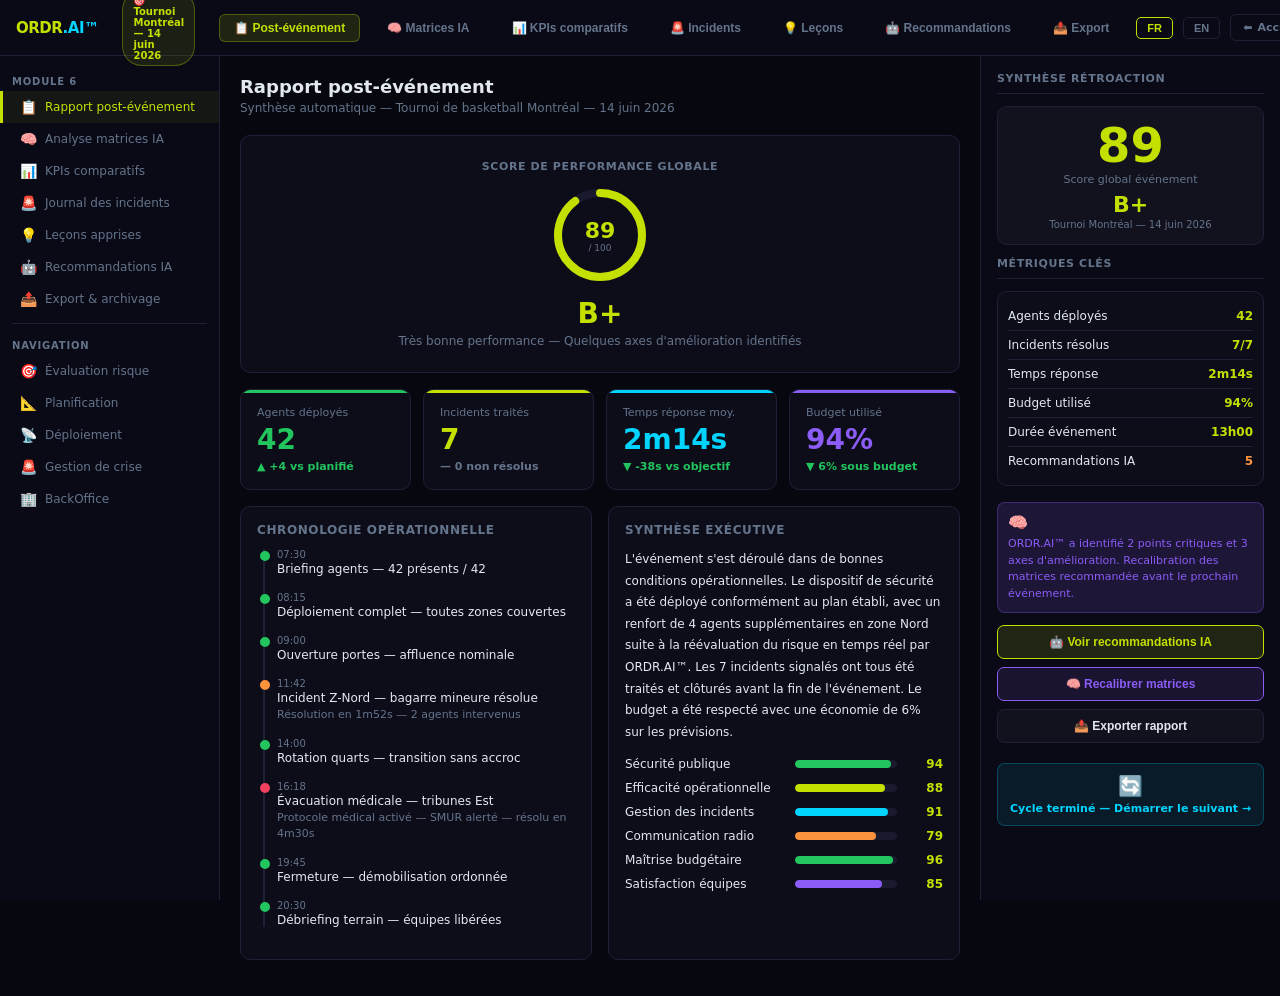
<file: app/06-retroaction.html>
<!DOCTYPE html>
<html lang="fr">
<head>
<meta charset="UTF-8">
<meta http-equiv="Cache-Control" content="no-cache, no-store, must-revalidate">
<meta http-equiv="Pragma" content="no-cache">
<meta name="viewport" content="width=device-width, initial-scale=1.0">
<title>ORDR.AI™ — Rétroaction IA</title>
<style>
*{margin:0;padding:0;box-sizing:border-box}
:root{
  --bg:#07070f;--surface:#0d0d1a;--surface2:#12121f;--surface3:#1a1a2e;
  --border:#1e2035;--accent:#c4e000;--cyan:#00d4ff;--purple:#8b5cf6;
  --red:#f43f5e;--orange:#fb923c;--green:#22c55e;--yellow:#fbbf24;
  --text:#e2e8f0;--muted:#64748b;--sidebar:220px;--topbar:56px;--right:300px
}
body{background:var(--bg);color:var(--text);font-family:'Segoe UI',system-ui,sans-serif;font-size:13px;overflow-x:hidden}

/* TOPBAR */
.topbar{position:fixed;top:0;left:0;right:0;height:var(--topbar);background:#0a0a16;border-bottom:1px solid var(--border);display:flex;align-items:center;padding:0 16px;gap:12px;z-index:100}
.topbar-logo{font-size:15px;font-weight:900;color:var(--accent);letter-spacing:-0.5px;white-space:nowrap}
.topbar-logo span{color:var(--cyan)}
.topbar-sep{width:1px;height:28px;background:var(--border)}
.tab-btn{padding:6px 14px;border-radius:6px;border:1px solid transparent;background:transparent;color:var(--muted);cursor:pointer;font-size:12px;font-weight:600;white-space:nowrap;transition:all .2s}
.tab-btn.active{background:rgba(196,224,0,0.12);border-color:rgba(196,224,0,0.3);color:var(--accent)}
.tab-btn:hover:not(.active){background:var(--surface2);color:var(--text)}
.topbar-right{margin-left:auto;display:flex;align-items:center;gap:10px}
.lang-btn{padding:4px 10px;border-radius:5px;border:1px solid var(--border);background:transparent;color:var(--muted);cursor:pointer;font-size:11px;font-weight:700}
.lang-btn.active{border-color:var(--accent);color:var(--accent)}
.nav-home{padding:6px 12px;border-radius:6px;border:1px solid var(--border);background:transparent;color:var(--muted);cursor:pointer;font-size:11px;font-weight:700;text-decoration:none;display:flex;align-items:center;gap:5px}
.nav-home:hover{border-color:var(--cyan);color:var(--cyan)}
.event-badge{padding:4px 10px;border-radius:20px;background:rgba(196,224,0,0.1);border:1px solid rgba(196,224,0,0.3);color:var(--accent);font-size:10px;font-weight:700}

/* SIDEBAR */
.sidebar{position:fixed;top:var(--topbar);left:0;bottom:0;width:var(--sidebar);background:#0a0a16;border-right:1px solid var(--border);padding:12px 0;overflow-y:auto;z-index:90}
.sidebar-section{padding:8px 12px 4px;font-size:10px;font-weight:700;color:var(--muted);text-transform:uppercase;letter-spacing:.8px}
.sidebar-item{display:flex;align-items:center;gap:8px;padding:8px 16px;color:var(--muted);cursor:pointer;font-size:12px;font-weight:500;border-left:3px solid transparent;transition:all .18s}
.sidebar-item:hover{color:var(--text);background:var(--surface2)}
.sidebar-item.active{color:var(--accent);border-left-color:var(--accent);background:rgba(196,224,0,0.06)}
.sidebar-item .icon{font-size:14px;width:18px;text-align:center}
.sidebar-divider{margin:8px 12px;border:none;border-top:1px solid var(--border)}

/* MAIN */
.main{margin-left:var(--sidebar);margin-right:var(--right);margin-top:var(--topbar);padding:20px;min-height:calc(100vh - var(--topbar));overflow-y:auto}
.panel{display:none}
.panel.active{display:block}
.panel-title{font-size:18px;font-weight:800;color:var(--text);margin-bottom:4px}
.panel-sub{font-size:12px;color:var(--muted);margin-bottom:20px}

/* CARDS */
.card{background:var(--surface);border:1px solid var(--border);border-radius:10px;padding:16px;margin-bottom:16px}
.card-title{font-size:12px;font-weight:700;color:var(--muted);text-transform:uppercase;letter-spacing:.6px;margin-bottom:12px}
.grid-2{display:grid;grid-template-columns:1fr 1fr;gap:16px}
.grid-3{display:grid;grid-template-columns:repeat(3,1fr);gap:16px}
.grid-4{display:grid;grid-template-columns:repeat(4,1fr);gap:12px}

/* KPI cards */
.kpi-card{background:var(--surface);border:1px solid var(--border);border-radius:10px;padding:16px;position:relative;overflow:hidden}
.kpi-card::before{content:'';position:absolute;top:0;left:0;right:0;height:3px}
.kpi-card.green::before{background:var(--green)}
.kpi-card.accent::before{background:var(--accent)}
.kpi-card.cyan::before{background:var(--cyan)}
.kpi-card.purple::before{background:var(--purple)}
.kpi-card.red::before{background:var(--red)}
.kpi-card.orange::before{background:var(--orange)}
.kpi-value{font-size:28px;font-weight:900;margin:4px 0}
.kpi-label{font-size:11px;color:var(--muted)}
.kpi-delta{font-size:11px;font-weight:700;margin-top:4px}
.kpi-delta.pos{color:var(--green)}
.kpi-delta.neg{color:var(--red)}
.kpi-delta.neu{color:var(--muted)}

/* SCORE BARS */
.score-row{display:flex;align-items:center;gap:10px;margin-bottom:10px}
.score-name{width:160px;font-size:12px;color:var(--text);flex-shrink:0}
.score-bar-wrap{flex:1;height:8px;background:var(--surface3);border-radius:4px;overflow:hidden}
.score-bar-fill{height:100%;border-radius:4px;transition:width .8s}
.score-val{width:36px;text-align:right;font-size:12px;font-weight:700;color:var(--accent)}

/* MATRIX CARDS */
.matrix-grid{display:grid;grid-template-columns:repeat(5,1fr);gap:12px;margin-bottom:16px}
.matrix-card{background:var(--surface2);border:1px solid var(--border);border-radius:10px;padding:14px;text-align:center}
.matrix-card .m-icon{font-size:22px;margin-bottom:6px}
.matrix-card .m-name{font-size:10px;font-weight:700;color:var(--muted);text-transform:uppercase;letter-spacing:.5px;margin-bottom:8px}
.matrix-card .m-score{font-size:26px;font-weight:900;margin-bottom:4px}
.matrix-card .m-prev{font-size:10px;color:var(--muted)}
.matrix-card .m-delta{font-size:11px;font-weight:700;margin-top:2px}
.m-score.green{color:var(--green)}
.m-score.yellow{color:var(--yellow)}
.m-score.orange{color:var(--orange)}
.m-score.red{color:var(--red)}
.m-delta.up{color:var(--green)}
.m-delta.dn{color:var(--red)}

/* SLIDER calibration */
.slider-row{margin-bottom:14px}
.slider-label{display:flex;justify-content:space-between;margin-bottom:4px;font-size:12px}
.slider-label span:last-child{font-weight:700;color:var(--accent)}
input[type=range]{width:100%;accent-color:var(--accent);height:4px;cursor:pointer}

/* COMPARISON CHART */
.bar-chart{display:flex;align-items:flex-end;gap:8px;height:140px;padding:0 4px}
.bar-group{display:flex;flex-direction:column;align-items:center;gap:4px;flex:1}
.bar-group .bars{display:flex;gap:3px;align-items:flex-end;height:110px}
.bar{width:20px;border-radius:4px 4px 0 0;transition:height .6s}
.bar.cur{background:var(--accent)}
.bar.prev{background:var(--surface3);border:1px solid var(--border)}
.bar.bench{background:var(--cyan);opacity:.6}
.bar-group .b-label{font-size:9px;color:var(--muted);text-align:center}
.chart-legend{display:flex;gap:16px;justify-content:center;margin-top:8px}
.chart-legend span{display:flex;align-items:center;gap:5px;font-size:11px;color:var(--muted)}
.chart-legend .dot{width:10px;height:10px;border-radius:2px}

/* INCIDENT TABLE */
.inc-table{width:100%;border-collapse:collapse}
.inc-table th{text-align:left;padding:8px 10px;font-size:10px;font-weight:700;color:var(--muted);text-transform:uppercase;border-bottom:1px solid var(--border)}
.inc-table td{padding:8px 10px;font-size:12px;border-bottom:1px solid var(--border)}
.inc-table tr:last-child td{border-bottom:none}
.inc-table tr:hover td{background:var(--surface2)}
.sev-badge{padding:2px 8px;border-radius:10px;font-size:10px;font-weight:700}
.sev-high{background:rgba(244,63,94,0.15);color:var(--red)}
.sev-med{background:rgba(251,146,60,0.15);color:var(--orange)}
.sev-low{background:rgba(34,197,94,0.15);color:var(--green)}
.status-pill{padding:2px 8px;border-radius:10px;font-size:10px;font-weight:700}
.s-closed{background:rgba(34,197,94,0.12);color:var(--green)}
.s-review{background:rgba(251,191,36,0.12);color:var(--yellow)}
.s-open{background:rgba(244,63,94,0.12);color:var(--red)}

/* LESSONS */
.lesson-item{display:flex;gap:10px;padding:12px;background:var(--surface2);border-radius:8px;margin-bottom:8px;border-left:3px solid transparent}
.lesson-item.positive{border-left-color:var(--green)}
.lesson-item.negative{border-left-color:var(--red)}
.lesson-item.neutral{border-left-color:var(--yellow)}
.lesson-icon{font-size:16px;flex-shrink:0;margin-top:1px}
.lesson-text{font-size:12px;color:var(--text);line-height:1.5}
.lesson-meta{font-size:10px;color:var(--muted);margin-top:3px}

/* RECOMMENDATIONS */
.reco-card{background:var(--surface2);border:1px solid var(--border);border-radius:10px;padding:14px;margin-bottom:10px;position:relative}
.reco-card::before{content:'';position:absolute;top:0;left:0;right:0;height:2px;border-radius:10px 10px 0 0}
.reco-card.high::before{background:var(--red)}
.reco-card.med::before{background:var(--orange)}
.reco-card.low::before{background:var(--green)}
.reco-header{display:flex;justify-content:space-between;align-items:center;margin-bottom:8px}
.reco-title{font-size:13px;font-weight:700;color:var(--text)}
.reco-module{font-size:10px;color:var(--muted);background:var(--surface3);padding:2px 8px;border-radius:10px}
.reco-body{font-size:12px;color:var(--muted);line-height:1.6}
.reco-actions{display:flex;gap:8px;margin-top:10px}
.btn-sm{padding:5px 12px;border-radius:6px;border:1px solid var(--border);background:transparent;color:var(--text);cursor:pointer;font-size:11px;font-weight:600;transition:all .2s}
.btn-sm:hover{border-color:var(--accent);color:var(--accent)}
.btn-sm.primary{background:rgba(196,224,0,0.12);border-color:var(--accent);color:var(--accent)}
.btn-sm.danger{border-color:var(--red);color:var(--red)}
.priority-dot{width:8px;height:8px;border-radius:50%;flex-shrink:0}
.pd-high{background:var(--red)}
.pd-med{background:var(--orange)}
.pd-low{background:var(--green)}

/* EXPORT */
.export-grid{display:grid;grid-template-columns:repeat(3,1fr);gap:14px}
.export-card{background:var(--surface2);border:1px solid var(--border);border-radius:10px;padding:20px;text-align:center;cursor:pointer;transition:all .2s}
.export-card:hover{border-color:var(--accent);background:rgba(196,224,0,0.04)}
.export-card .ex-icon{font-size:28px;margin-bottom:8px}
.export-card .ex-name{font-size:13px;font-weight:700;color:var(--text);margin-bottom:4px}
.export-card .ex-desc{font-size:11px;color:var(--muted)}
.export-card .ex-btn{margin-top:12px;padding:7px 16px;border-radius:6px;border:1px solid var(--accent);background:rgba(196,224,0,0.1);color:var(--accent);font-size:11px;font-weight:700;cursor:pointer;width:100%}
.archive-card{background:var(--surface2);border:1px solid var(--border);border-radius:10px;padding:14px;margin-bottom:8px;display:flex;align-items:center;gap:12px}
.archive-icon{font-size:18px;width:36px;height:36px;background:var(--surface3);border-radius:8px;display:flex;align-items:center;justify-content:center}
.archive-info{flex:1}
.archive-name{font-size:12px;font-weight:700;color:var(--text)}
.archive-meta{font-size:10px;color:var(--muted);margin-top:2px}
.archive-dl{padding:4px 10px;border-radius:5px;border:1px solid var(--border);background:transparent;color:var(--muted);cursor:pointer;font-size:10px;font-weight:700}
.archive-dl:hover{border-color:var(--cyan);color:var(--cyan)}

/* RIGHT PANEL */
.right-panel{position:fixed;top:var(--topbar);right:0;bottom:0;width:var(--right);background:#0a0a16;border-left:1px solid var(--border);padding:16px;overflow-y:auto;z-index:90}
.rp-title{font-size:11px;font-weight:700;color:var(--muted);text-transform:uppercase;letter-spacing:.6px;margin-bottom:12px;padding-bottom:8px;border-bottom:1px solid var(--border)}
.rp-score-card{background:var(--surface2);border:1px solid var(--border);border-radius:10px;padding:14px;margin-bottom:12px;text-align:center}
.rp-score-big{font-size:48px;font-weight:900;color:var(--accent);line-height:1}
.rp-score-label{font-size:11px;color:var(--muted);margin-top:4px}
.rp-score-sub{font-size:10px;color:var(--muted);margin-top:2px}
.rp-grade{font-size:22px;font-weight:900;margin-top:6px}
.rp-grade.A{color:var(--green)}
.rp-grade.B{color:var(--accent)}
.rp-grade.C{color:var(--orange)}
.rp-grade.D{color:var(--red)}
.rp-metric{display:flex;justify-content:space-between;align-items:center;padding:7px 0;border-bottom:1px solid var(--border);font-size:12px}
.rp-metric:last-child{border-bottom:none}
.rp-metric-val{font-weight:700;color:var(--accent)}
.rp-ai-badge{background:rgba(139,92,246,0.15);border:1px solid rgba(139,92,246,0.3);border-radius:8px;padding:10px;margin-bottom:12px}
.rp-ai-badge .ai-icon{font-size:16px;margin-bottom:4px}
.rp-ai-badge .ai-text{font-size:11px;color:var(--purple);line-height:1.5}
.rp-btn{width:100%;padding:9px;border-radius:7px;border:1px solid var(--border);background:var(--surface2);color:var(--text);cursor:pointer;font-size:12px;font-weight:700;margin-bottom:8px;transition:all .2s}
.rp-btn:hover{border-color:var(--accent);color:var(--accent)}
.rp-btn.accent{background:rgba(196,224,0,0.12);border-color:var(--accent);color:var(--accent)}
.rp-btn.purple{background:rgba(139,92,246,0.12);border-color:var(--purple);color:var(--purple)}
.rp-next{background:rgba(0,212,255,0.08);border:1px solid rgba(0,212,255,0.25);border-radius:8px;padding:10px;margin-top:12px;text-align:center}
.rp-next .next-icon{font-size:20px;margin-bottom:4px}
.rp-next .next-text{font-size:11px;color:var(--cyan);font-weight:600}
.rp-next a{color:var(--cyan);text-decoration:none;font-weight:700}

/* FORM */
textarea{width:100%;background:var(--surface3);border:1px solid var(--border);border-radius:7px;color:var(--text);padding:10px;font-size:12px;font-family:inherit;resize:vertical;min-height:80px}
textarea:focus{outline:none;border-color:var(--accent)}
select{background:var(--surface3);border:1px solid var(--border);border-radius:6px;color:var(--text);padding:6px 10px;font-size:12px}
select:focus{outline:none;border-color:var(--accent)}

/* TIMELINE */
.timeline{position:relative;padding-left:20px}
.timeline::before{content:'';position:absolute;left:6px;top:0;bottom:0;width:2px;background:var(--border)}
.tl-item{position:relative;margin-bottom:16px}
.tl-dot{position:absolute;left:-17px;top:2px;width:10px;height:10px;border-radius:50%;border:2px solid var(--accent);background:var(--bg)}
.tl-item.done .tl-dot{background:var(--green);border-color:var(--green)}
.tl-item.warn .tl-dot{background:var(--orange);border-color:var(--orange)}
.tl-item.crit .tl-dot{background:var(--red);border-color:var(--red)}
.tl-time{font-size:10px;color:var(--muted);margin-bottom:2px}
.tl-content{font-size:12px;color:var(--text)}
.tl-detail{font-size:11px;color:var(--muted);margin-top:2px;line-height:1.4}

/* SCORE RING */
.score-ring-wrap{display:flex;justify-content:center;margin-bottom:12px}
.score-ring{position:relative;width:100px;height:100px}
.score-ring svg{transform:rotate(-90deg)}
.score-ring .ring-bg{fill:none;stroke:var(--surface3);stroke-width:8}
.score-ring .ring-fill{fill:none;stroke:var(--accent);stroke-width:8;stroke-linecap:round;transition:stroke-dasharray 1s}
.score-ring .ring-text{position:absolute;inset:0;display:flex;flex-direction:column;align-items:center;justify-content:center}
.score-ring .ring-num{font-size:22px;font-weight:900;color:var(--accent)}
.score-ring .ring-sub{font-size:9px;color:var(--muted)}

/* ADD LESSON FORM */
.add-lesson-form{background:var(--surface2);border:1px solid var(--border);border-radius:10px;padding:16px;margin-bottom:16px}
.form-row{display:grid;grid-template-columns:1fr 1fr;gap:10px;margin-bottom:10px}
.form-label{font-size:11px;font-weight:700;color:var(--muted);display:block;margin-bottom:4px}
input[type=text]{width:100%;background:var(--surface3);border:1px solid var(--border);border-radius:6px;color:var(--text);padding:7px 10px;font-size:12px;font-family:inherit}
input[type=text]:focus{outline:none;border-color:var(--accent)}
</style>
</head>
<body>

<!-- TOPBAR -->
<div class="topbar">
  <div class="topbar-logo">ORDR<span>.AI™</span></div>
  <div class="topbar-sep"></div>
  <span class="event-badge">🎯 Tournoi Montréal — 14 juin 2026</span>
  <div class="topbar-sep"></div>
  <button class="tab-btn active" onclick="switchTab('rapport',this,0)" data-fr="📋 Post-événement" data-en="📋 Post-event">📋 Post-événement</button>
  <button class="tab-btn" onclick="switchTab('matrices',this,1)" data-fr="🧠 Matrices IA" data-en="🧠 AI Matrices">🧠 Matrices IA</button>
  <button class="tab-btn" onclick="switchTab('kpis',this,2)" data-fr="📊 KPIs comparatifs" data-en="📊 Comparative KPIs">📊 KPIs comparatifs</button>
  <button class="tab-btn" onclick="switchTab('incidents',this,3)" data-fr="🚨 Incidents" data-en="🚨 Incidents">🚨 Incidents</button>
  <button class="tab-btn" onclick="switchTab('lecons',this,4)" data-fr="💡 Leçons" data-en="💡 Lessons">💡 Leçons</button>
  <button class="tab-btn" onclick="switchTab('recos',this,5)" data-fr="🤖 Recommandations" data-en="🤖 Recommendations">🤖 Recommandations</button>
  <button class="tab-btn" onclick="switchTab('export',this,6)" data-fr="📤 Export" data-en="📤 Export">📤 Export</button>
  <div class="topbar-right">
    <button class="lang-btn active" onclick="setLang('fr')">FR</button>
    <button class="lang-btn" onclick="setLang('en')">EN</button>
    <a class="nav-home" href="index.html">⬅ <span data-fr="Accueil" data-en="Home">Accueil</span></a>
  </div>
</div>

<!-- SIDEBAR -->
<div class="sidebar">
  <div class="sidebar-section" data-fr="MODULE 6" data-en="MODULE 6">MODULE 6</div>
  <div class="sidebar-item active" id="s0" onclick="switchTab('rapport',null,0)"><span class="icon">📋</span><span data-fr="Rapport post-événement" data-en="Post-event report">Rapport post-événement</span></div>
  <div class="sidebar-item" id="s1" onclick="switchTab('matrices',null,1)"><span class="icon">🧠</span><span data-fr="Analyse matrices IA" data-en="AI matrix analysis">Analyse matrices IA</span></div>
  <div class="sidebar-item" id="s2" onclick="switchTab('kpis',null,2)"><span class="icon">📊</span><span data-fr="KPIs comparatifs" data-en="Comparative KPIs">KPIs comparatifs</span></div>
  <div class="sidebar-item" id="s3" onclick="switchTab('incidents',null,3)"><span class="icon">🚨</span><span data-fr="Journal des incidents" data-en="Incident log">Journal des incidents</span></div>
  <div class="sidebar-item" id="s4" onclick="switchTab('lecons',null,4)"><span class="icon">💡</span><span data-fr="Leçons apprises" data-en="Lessons learned">Leçons apprises</span></div>
  <div class="sidebar-item" id="s5" onclick="switchTab('recos',null,5)"><span class="icon">🤖</span><span data-fr="Recommandations IA" data-en="AI recommendations">Recommandations IA</span></div>
  <div class="sidebar-item" id="s6" onclick="switchTab('export',null,6)"><span class="icon">📤</span><span data-fr="Export & archivage" data-en="Export & archiving">Export & archivage</span></div>
  <hr class="sidebar-divider">
  <div class="sidebar-section" data-fr="NAVIGATION" data-en="NAVIGATION">NAVIGATION</div>
  <div class="sidebar-item" onclick="location.href='01-evaluation.html'"><span class="icon">🎯</span><span data-fr="Évaluation risque" data-en="Risk evaluation">Évaluation risque</span></div>
  <div class="sidebar-item" onclick="location.href='02-planification.html'"><span class="icon">📐</span><span data-fr="Planification" data-en="Planning">Planification</span></div>
  <div class="sidebar-item" onclick="location.href='03-deploiement.html'"><span class="icon">📡</span><span data-fr="Déploiement" data-en="Deployment">Déploiement</span></div>
  <div class="sidebar-item" onclick="location.href='04-crise.html'"><span class="icon">🚨</span><span data-fr="Gestion de crise" data-en="Crisis mgmt">Gestion de crise</span></div>
  <div class="sidebar-item" onclick="location.href='05-backoffice.html'"><span class="icon">🏢</span><span data-fr="BackOffice" data-en="BackOffice">BackOffice</span></div>
</div>

<!-- MAIN CONTENT -->
<div class="main">

  <!-- TAB: RAPPORT POST-ÉVÉNEMENT -->
  <div class="panel active" id="panel-rapport">
    <div class="panel-title" data-fr="Rapport post-événement" data-en="Post-event report">Rapport post-événement</div>
    <div class="panel-sub" data-fr="Synthèse automatique — Tournoi de basketball Montréal — 14 juin 2026" data-en="Auto-generated summary — Basketball Tournament Montreal — June 14 2026">Synthèse automatique — Tournoi de basketball Montréal — 14 juin 2026</div>

    <!-- Score global -->
    <div class="card" style="text-align:center;padding:24px">
      <div style="font-size:11px;font-weight:700;color:var(--muted);text-transform:uppercase;letter-spacing:.6px;margin-bottom:12px" data-fr="SCORE DE PERFORMANCE GLOBALE" data-en="OVERALL PERFORMANCE SCORE">SCORE DE PERFORMANCE GLOBALE</div>
      <div class="score-ring-wrap">
        <div class="score-ring">
          <svg viewBox="0 0 100 100" width="100" height="100">
            <circle class="ring-bg" cx="50" cy="50" r="42"/>
            <circle class="ring-fill" cx="50" cy="50" r="42" stroke-dasharray="237 265" stroke="#c4e000"/>
          </svg>
          <div class="ring-text">
            <div class="ring-num">89</div>
            <div class="ring-sub">/ 100</div>
          </div>
        </div>
      </div>
      <div class="rp-grade B" style="font-size:28px;font-weight:900;color:var(--accent)">B+</div>
      <div style="font-size:12px;color:var(--muted);margin-top:4px" data-fr="Très bonne performance — Quelques axes d'amélioration identifiés" data-en="Very good performance — Some improvement areas identified">Très bonne performance — Quelques axes d'amélioration identifiés</div>
    </div>

    <div class="grid-4" style="margin-bottom:16px">
      <div class="kpi-card green">
        <div class="kpi-label" data-fr="Agents déployés" data-en="Agents deployed">Agents déployés</div>
        <div class="kpi-value" style="color:var(--green)">42</div>
        <div class="kpi-delta pos" data-fr="▲ +4 vs planifié" data-en="▲ +4 vs planned">▲ +4 vs planifié</div>
      </div>
      <div class="kpi-card accent">
        <div class="kpi-label" data-fr="Incidents traités" data-en="Incidents handled">Incidents traités</div>
        <div class="kpi-value" style="color:var(--accent)">7</div>
        <div class="kpi-delta neu" data-fr="— 0 non résolus" data-en="— 0 unresolved">— 0 non résolus</div>
      </div>
      <div class="kpi-card cyan">
        <div class="kpi-label" data-fr="Temps réponse moy." data-en="Avg. response time">Temps réponse moy.</div>
        <div class="kpi-value" style="color:var(--cyan)">2m14s</div>
        <div class="kpi-delta pos" data-fr="▼ -38s vs objectif" data-en="▼ -38s vs target">▼ -38s vs objectif</div>
      </div>
      <div class="kpi-card purple">
        <div class="kpi-label" data-fr="Budget utilisé" data-en="Budget used">Budget utilisé</div>
        <div class="kpi-value" style="color:var(--purple)">94%</div>
        <div class="kpi-delta pos" data-fr="▼ 6% sous budget" data-en="▼ 6% under budget">▼ 6% sous budget</div>
      </div>
    </div>

    <div class="grid-2">
      <div class="card">
        <div class="card-title" data-fr="CHRONOLOGIE OPÉRATIONNELLE" data-en="OPERATIONAL TIMELINE">CHRONOLOGIE OPÉRATIONNELLE</div>
        <div class="timeline">
          <div class="tl-item done">
            <div class="tl-dot"></div>
            <div class="tl-time">07:30</div>
            <div class="tl-content" data-fr="Briefing agents — 42 présents / 42" data-en="Agent briefing — 42 present / 42">Briefing agents — 42 présents / 42</div>
          </div>
          <div class="tl-item done">
            <div class="tl-dot"></div>
            <div class="tl-time">08:15</div>
            <div class="tl-content" data-fr="Déploiement complet — toutes zones couvertes" data-en="Full deployment — all zones covered">Déploiement complet — toutes zones couvertes</div>
          </div>
          <div class="tl-item done">
            <div class="tl-dot"></div>
            <div class="tl-time">09:00</div>
            <div class="tl-content" data-fr="Ouverture portes — affluence nominale" data-en="Doors open — nominal attendance">Ouverture portes — affluence nominale</div>
          </div>
          <div class="tl-item warn">
            <div class="tl-dot"></div>
            <div class="tl-time">11:42</div>
            <div class="tl-content" data-fr="Incident Z-Nord — bagarre mineure résolue" data-en="Z-Nord incident — minor fight resolved">Incident Z-Nord — bagarre mineure résolue</div>
            <div class="tl-detail" data-fr="Résolution en 1m52s — 2 agents intervenus" data-en="Resolved in 1m52s — 2 agents intervened">Résolution en 1m52s — 2 agents intervenus</div>
          </div>
          <div class="tl-item done">
            <div class="tl-dot"></div>
            <div class="tl-time">14:00</div>
            <div class="tl-content" data-fr="Rotation quarts — transition sans accroc" data-en="Shift rotation — seamless transition">Rotation quarts — transition sans accroc</div>
          </div>
          <div class="tl-item crit">
            <div class="tl-dot"></div>
            <div class="tl-time">16:18</div>
            <div class="tl-content" data-fr="Évacuation médicale — tribunes Est" data-en="Medical evacuation — East stands">Évacuation médicale — tribunes Est</div>
            <div class="tl-detail" data-fr="Protocole médical activé — SMUR alerté — résolu en 4m30s" data-en="Medical protocol activated — EMS alerted — resolved in 4m30s">Protocole médical activé — SMUR alerté — résolu en 4m30s</div>
          </div>
          <div class="tl-item done">
            <div class="tl-dot"></div>
            <div class="tl-time">19:45</div>
            <div class="tl-content" data-fr="Fermeture — démobilisation ordonnée" data-en="Closing — orderly demobilization">Fermeture — démobilisation ordonnée</div>
          </div>
          <div class="tl-item done">
            <div class="tl-dot"></div>
            <div class="tl-time">20:30</div>
            <div class="tl-content" data-fr="Débriefing terrain — équipes libérées" data-en="Field debrief — teams released">Débriefing terrain — équipes libérées</div>
          </div>
        </div>
      </div>
      <div class="card">
        <div class="card-title" data-fr="SYNTHÈSE EXÉCUTIVE" data-en="EXECUTIVE SUMMARY">SYNTHÈSE EXÉCUTIVE</div>
        <div style="font-size:12px;line-height:1.8;color:var(--text);margin-bottom:14px" data-fr="L'événement s'est déroulé dans de bonnes conditions opérationnelles. Le dispositif de sécurité a été déployé conformément au plan établi, avec un renfort de 4 agents supplémentaires en zone Nord suite à la réévaluation du risque en temps réel par ORDR.AI™. Les 7 incidents signalés ont tous été traités et clôturés avant la fin de l'événement. Le budget a été respecté avec une économie de 6% sur les prévisions." data-en="The event unfolded under good operational conditions. The security deployment matched the established plan, with 4 additional agents reinforced in the North zone following real-time risk reassessment by ORDR.AI™. All 7 reported incidents were handled and closed before the event's end. Budget was respected with 6% savings over projections.">L'événement s'est déroulé dans de bonnes conditions opérationnelles. Le dispositif de sécurité a été déployé conformément au plan établi, avec un renfort de 4 agents supplémentaires en zone Nord suite à la réévaluation du risque en temps réel par ORDR.AI™. Les 7 incidents signalés ont tous été traités et clôturés avant la fin de l'événement. Le budget a été respecté avec une économie de 6% sur les prévisions.</div>
        <div class="score-row">
          <div class="score-name" data-fr="Sécurité publique" data-en="Public safety">Sécurité publique</div>
          <div class="score-bar-wrap"><div class="score-bar-fill" style="width:94%;background:var(--green)"></div></div>
          <div class="score-val">94</div>
        </div>
        <div class="score-row">
          <div class="score-name" data-fr="Efficacité opérationnelle" data-en="Operational efficiency">Efficacité opérationnelle</div>
          <div class="score-bar-wrap"><div class="score-bar-fill" style="width:88%;background:var(--accent)"></div></div>
          <div class="score-val">88</div>
        </div>
        <div class="score-row">
          <div class="score-name" data-fr="Gestion des incidents" data-en="Incident management">Gestion des incidents</div>
          <div class="score-bar-wrap"><div class="score-bar-fill" style="width:91%;background:var(--cyan)"></div></div>
          <div class="score-val">91</div>
        </div>
        <div class="score-row">
          <div class="score-name" data-fr="Communication radio" data-en="Radio communication">Communication radio</div>
          <div class="score-bar-wrap"><div class="score-bar-fill" style="width:79%;background:var(--orange)"></div></div>
          <div class="score-val">79</div>
        </div>
        <div class="score-row">
          <div class="score-name" data-fr="Maîtrise budgétaire" data-en="Budget control">Maîtrise budgétaire</div>
          <div class="score-bar-wrap"><div class="score-bar-fill" style="width:96%;background:var(--green)"></div></div>
          <div class="score-val">96</div>
        </div>
        <div class="score-row">
          <div class="score-name" data-fr="Satisfaction équipes" data-en="Team satisfaction">Satisfaction équipes</div>
          <div class="score-bar-wrap"><div class="score-bar-fill" style="width:85%;background:var(--purple)"></div></div>
          <div class="score-val">85</div>
        </div>
      </div>
    </div>
  </div>

  <!-- TAB: MATRICES IA -->
  <div class="panel" id="panel-matrices">
    <div class="panel-title" data-fr="Analyse des matrices IA" data-en="AI matrix analysis">Analyse des matrices IA</div>
    <div class="panel-sub" data-fr="Scores obtenus vs scores prédits — Recalibration automatique des algorithmes" data-en="Achieved scores vs predicted scores — Automatic algorithm recalibration">Scores obtenus vs scores prédits — Recalibration automatique des algorithmes</div>

    <div class="matrix-grid">
      <div class="matrix-card">
        <div class="m-icon">🎯</div>
        <div class="m-name" data-fr="Risque™" data-en="Risk™">Risque™</div>
        <div class="m-score green">82</div>
        <div class="m-prev" data-fr="Prédit: 78" data-en="Predicted: 78">Prédit: 78</div>
        <div class="m-delta up">▲ +4</div>
      </div>
      <div class="matrix-card">
        <div class="m-icon">👥</div>
        <div class="m-name" data-fr="UX Public™" data-en="Public UX™">UX Public™</div>
        <div class="m-score green">87</div>
        <div class="m-prev" data-fr="Prédit: 84" data-en="Predicted: 84">Prédit: 84</div>
        <div class="m-delta up">▲ +3</div>
      </div>
      <div class="matrix-card">
        <div class="m-icon">👮</div>
        <div class="m-name" data-fr="Postes™" data-en="Posts™">Postes™</div>
        <div class="m-score yellow">74</div>
        <div class="m-prev" data-fr="Prédit: 80" data-en="Predicted: 80">Prédit: 80</div>
        <div class="m-delta dn">▼ -6</div>
      </div>
      <div class="matrix-card">
        <div class="m-icon">💰</div>
        <div class="m-name" data-fr="Budgétaire™" data-en="Budgetary™">Budgétaire™</div>
        <div class="m-score green">96</div>
        <div class="m-prev" data-fr="Prédit: 90" data-en="Predicted: 90">Prédit: 90</div>
        <div class="m-delta up">▲ +6</div>
      </div>
      <div class="matrix-card">
        <div class="m-icon">🔬</div>
        <div class="m-name" data-fr="Tactique™" data-en="Tactical™">Tactique™</div>
        <div class="m-score green">89</div>
        <div class="m-prev" data-fr="Prédit: 85" data-en="Predicted: 85">Prédit: 85</div>
        <div class="m-delta up">▲ +4</div>
      </div>
    </div>

    <div class="grid-2">
      <div class="card">
        <div class="card-title" data-fr="RECALIBRATION — MATRICE POSTES™" data-en="RECALIBRATION — POSTS™ MATRIX">RECALIBRATION — MATRICE POSTES™</div>
        <div style="font-size:11px;color:var(--muted);margin-bottom:14px" data-fr="Écart détecté (-6 pts). Ajustez les pondérations pour le prochain cycle." data-en="Deviation detected (-6 pts). Adjust weights for the next cycle.">Écart détecté (-6 pts). Ajustez les pondérations pour le prochain cycle.</div>
        <div class="slider-row">
          <div class="slider-label"><span data-fr="Densité zone Nord" data-en="North zone density">Densité zone Nord</span><span id="v1">72%</span></div>
          <input type="range" min="0" max="100" value="72" oninput="document.getElementById('v1').textContent=this.value+'%'">
        </div>
        <div class="slider-row">
          <div class="slider-label"><span data-fr="Couverture entrées" data-en="Entry coverage">Couverture entrées</span><span id="v2">85%</span></div>
          <input type="range" min="0" max="100" value="85" oninput="document.getElementById('v2').textContent=this.value+'%'">
        </div>
        <div class="slider-row">
          <div class="slider-label"><span data-fr="Réserve mobile" data-en="Mobile reserve">Réserve mobile</span><span id="v3">60%</span></div>
          <input type="range" min="0" max="100" value="60" oninput="document.getElementById('v3').textContent=this.value+'%'">
        </div>
        <div class="slider-row">
          <div class="slider-label"><span data-fr="Ratio superviseur" data-en="Supervisor ratio">Ratio superviseur</span><span id="v4">78%</span></div>
          <input type="range" min="0" max="100" value="78" oninput="document.getElementById('v4').textContent=this.value+'%'">
        </div>
        <div class="slider-row">
          <div class="slider-label"><span data-fr="Redondance communication" data-en="Communication redundancy">Redondance communication</span><span id="v5">55%</span></div>
          <input type="range" min="0" max="100" value="55" oninput="document.getElementById('v5').textContent=this.value+'%'">
        </div>
        <button class="btn-sm primary" style="margin-top:8px" data-fr="✓ Appliquer recalibration" data-en="✓ Apply recalibration" onclick="alert('Recalibration appliquée au modèle Postes™')">✓ Appliquer recalibration</button>
      </div>

      <div class="card">
        <div class="card-title" data-fr="FIABILITÉ DES PRÉDICTIONS" data-en="PREDICTION ACCURACY">FIABILITÉ DES PRÉDICTIONS</div>
        <div class="score-row">
          <div class="score-name" data-fr="Matrice Risque™" data-en="Risk™ matrix">Matrice Risque™</div>
          <div class="score-bar-wrap"><div class="score-bar-fill" style="width:95%;background:var(--green)"></div></div>
          <div class="score-val" style="color:var(--green)">95%</div>
        </div>
        <div class="score-row">
          <div class="score-name" data-fr="Matrice UX Public™" data-en="Public UX™ matrix">Matrice UX Public™</div>
          <div class="score-bar-wrap"><div class="score-bar-fill" style="width:92%;background:var(--green)"></div></div>
          <div class="score-val" style="color:var(--green)">92%</div>
        </div>
        <div class="score-row">
          <div class="score-name" data-fr="Matrice Postes™" data-en="Posts™ matrix">Matrice Postes™</div>
          <div class="score-bar-wrap"><div class="score-bar-fill" style="width:71%;background:var(--orange)"></div></div>
          <div class="score-val" style="color:var(--orange)">71%</div>
        </div>
        <div class="score-row">
          <div class="score-name" data-fr="Matrice Budgétaire™" data-en="Budgetary™ matrix">Matrice Budgétaire™</div>
          <div class="score-bar-wrap"><div class="score-bar-fill" style="width:97%;background:var(--green)"></div></div>
          <div class="score-val" style="color:var(--green)">97%</div>
        </div>
        <div class="score-row">
          <div class="score-name" data-fr="Matrice Tactique™" data-en="Tactical™ matrix">Matrice Tactique™</div>
          <div class="score-bar-wrap"><div class="score-bar-fill" style="width:89%;background:var(--accent)"></div></div>
          <div class="score-val">89%</div>
        </div>
        <div style="margin-top:14px;padding:10px;background:var(--surface2);border-radius:8px;border:1px solid var(--border)">
          <div style="font-size:10px;color:var(--muted);margin-bottom:4px;font-weight:700" data-fr="MARGE D'ERREUR GLOBALE" data-en="OVERALL ERROR MARGIN">MARGE D'ERREUR GLOBALE</div>
          <div style="font-size:22px;font-weight:900;color:var(--accent)">± 4.8%</div>
          <div style="font-size:11px;color:var(--muted)" data-fr="Objectif ≤ 5% — ✓ Atteint" data-en="Target ≤ 5% — ✓ Achieved">Objectif ≤ 5% — ✓ Atteint</div>
        </div>
      </div>
    </div>
  </div>

  <!-- TAB: KPIs COMPARATIFS -->
  <div class="panel" id="panel-kpis">
    <div class="panel-title" data-fr="KPIs comparatifs" data-en="Comparative KPIs">KPIs comparatifs</div>
    <div class="panel-sub" data-fr="Cet événement vs événement précédent vs benchmark sectoriel" data-en="This event vs previous event vs industry benchmark">Cet événement vs événement précédent vs benchmark sectoriel</div>

    <div class="card">
      <div class="card-title" data-fr="COMPARAISON MULTI-ÉVÉNEMENTS" data-en="MULTI-EVENT COMPARISON">COMPARAISON MULTI-ÉVÉNEMENTS</div>
      <div class="bar-chart">
        <div class="bar-group">
          <div class="bars">
            <div class="bar cur" style="height:94px" title="94"></div>
            <div class="bar prev" style="height:80px" title="80"></div>
            <div class="bar bench" style="height:85px" title="85"></div>
          </div>
          <div class="b-label" data-fr="Sécurité" data-en="Safety">Sécurité</div>
        </div>
        <div class="bar-group">
          <div class="bars">
            <div class="bar cur" style="height:88px" title="88"></div>
            <div class="bar prev" style="height:72px" title="72"></div>
            <div class="bar bench" style="height:78px" title="78"></div>
          </div>
          <div class="b-label" data-fr="Efficacité" data-en="Efficiency">Efficacité</div>
        </div>
        <div class="bar-group">
          <div class="bars">
            <div class="bar cur" style="height:91px" title="91"></div>
            <div class="bar prev" style="height:88px" title="88"></div>
            <div class="bar bench" style="height:82px" title="82"></div>
          </div>
          <div class="b-label" data-fr="Incidents" data-en="Incidents">Incidents</div>
        </div>
        <div class="bar-group">
          <div class="bars">
            <div class="bar cur" style="height:79px" title="79"></div>
            <div class="bar prev" style="height:84px" title="84"></div>
            <div class="bar bench" style="height:80px" title="80"></div>
          </div>
          <div class="b-label" data-fr="Comms" data-en="Comms">Comms</div>
        </div>
        <div class="bar-group">
          <div class="bars">
            <div class="bar cur" style="height:96px" title="96"></div>
            <div class="bar prev" style="height:78px" title="78"></div>
            <div class="bar bench" style="height:88px" title="88"></div>
          </div>
          <div class="b-label" data-fr="Budget" data-en="Budget">Budget</div>
        </div>
        <div class="bar-group">
          <div class="bars">
            <div class="bar cur" style="height:85px" title="85"></div>
            <div class="bar prev" style="height:76px" title="76"></div>
            <div class="bar bench" style="height:80px" title="80"></div>
          </div>
          <div class="b-label" data-fr="Équipes" data-en="Teams">Équipes</div>
        </div>
      </div>
      <div class="chart-legend">
        <span><div class="dot" style="background:var(--accent)"></div><span data-fr="Cet événement" data-en="This event">Cet événement</span></span>
        <span><div class="dot" style="background:var(--surface3);border:1px solid var(--border)"></div><span data-fr="Événement précédent" data-en="Previous event">Événement précédent</span></span>
        <span><div class="dot" style="background:var(--cyan);opacity:.7"></div><span data-fr="Benchmark sectoriel" data-en="Industry benchmark">Benchmark sectoriel</span></span>
      </div>
    </div>

    <div class="grid-2">
      <div class="card">
        <div class="card-title" data-fr="MÉTRIQUES OPÉRATIONNELLES" data-en="OPERATIONAL METRICS">MÉTRIQUES OPÉRATIONNELLES</div>
        <table style="width:100%;border-collapse:collapse">
          <thead>
            <tr>
              <th style="text-align:left;padding:6px 8px;font-size:10px;color:var(--muted);font-weight:700;border-bottom:1px solid var(--border)" data-fr="Métrique" data-en="Metric">Métrique</th>
              <th style="text-align:right;padding:6px 8px;font-size:10px;color:var(--accent);font-weight:700;border-bottom:1px solid var(--border)" data-fr="Actuel" data-en="Current">Actuel</th>
              <th style="text-align:right;padding:6px 8px;font-size:10px;color:var(--muted);font-weight:700;border-bottom:1px solid var(--border)" data-fr="Précédent" data-en="Previous">Précédent</th>
              <th style="text-align:right;padding:6px 8px;font-size:10px;color:var(--cyan);font-weight:700;border-bottom:1px solid var(--border)" data-fr="Benchmark" data-en="Benchmark">Benchmark</th>
            </tr>
          </thead>
          <tbody>
            <tr><td style="padding:7px 8px;font-size:12px;border-bottom:1px solid var(--border)" data-fr="Temps réponse" data-en="Response time">Temps réponse</td><td style="padding:7px 8px;text-align:right;font-size:12px;font-weight:700;color:var(--accent);border-bottom:1px solid var(--border)">2m14s</td><td style="padding:7px 8px;text-align:right;font-size:12px;color:var(--muted);border-bottom:1px solid var(--border)">3m22s</td><td style="padding:7px 8px;text-align:right;font-size:12px;color:var(--cyan);border-bottom:1px solid var(--border)">3m00s</td></tr>
            <tr><td style="padding:7px 8px;font-size:12px;border-bottom:1px solid var(--border)" data-fr="Taux couverture" data-en="Coverage rate">Taux couverture</td><td style="padding:7px 8px;text-align:right;font-size:12px;font-weight:700;color:var(--accent);border-bottom:1px solid var(--border)">98%</td><td style="padding:7px 8px;text-align:right;font-size:12px;color:var(--muted);border-bottom:1px solid var(--border)">91%</td><td style="padding:7px 8px;text-align:right;font-size:12px;color:var(--cyan);border-bottom:1px solid var(--border)">95%</td></tr>
            <tr><td style="padding:7px 8px;font-size:12px;border-bottom:1px solid var(--border)" data-fr="Incidents / 1000" data-en="Incidents / 1000">Incidents / 1000</td><td style="padding:7px 8px;text-align:right;font-size:12px;font-weight:700;color:var(--accent);border-bottom:1px solid var(--border)">0.9</td><td style="padding:7px 8px;text-align:right;font-size:12px;color:var(--muted);border-bottom:1px solid var(--border)">1.4</td><td style="padding:7px 8px;text-align:right;font-size:12px;color:var(--cyan);border-bottom:1px solid var(--border)">1.2</td></tr>
            <tr><td style="padding:7px 8px;font-size:12px;border-bottom:1px solid var(--border)" data-fr="Coût / agent / h" data-en="Cost / agent / h">Coût / agent / h</td><td style="padding:7px 8px;text-align:right;font-size:12px;font-weight:700;color:var(--accent);border-bottom:1px solid var(--border)">28.4$</td><td style="padding:7px 8px;text-align:right;font-size:12px;color:var(--muted);border-bottom:1px solid var(--border)">31.2$</td><td style="padding:7px 8px;text-align:right;font-size:12px;color:var(--cyan);border-bottom:1px solid var(--border)">30.0$</td></tr>
            <tr><td style="padding:7px 8px;font-size:12px" data-fr="Escalades N+1" data-en="N+1 escalations">Escalades N+1</td><td style="padding:7px 8px;text-align:right;font-size:12px;font-weight:700;color:var(--accent)">2</td><td style="padding:7px 8px;text-align:right;font-size:12px;color:var(--muted)">5</td><td style="padding:7px 8px;text-align:right;font-size:12px;color:var(--cyan)">3</td></tr>
          </tbody>
        </table>
      </div>
      <div class="card">
        <div class="card-title" data-fr="PROGRESSION SUR 5 ÉVÉNEMENTS" data-en="TREND OVER 5 EVENTS">PROGRESSION SUR 5 ÉVÉNEMENTS</div>
        <div style="font-size:11px;color:var(--muted);margin-bottom:12px" data-fr="Score global ORDR.AI™ par événement" data-en="Overall ORDR.AI™ score per event">Score global ORDR.AI™ par événement</div>
        <div style="display:flex;align-items:flex-end;gap:10px;height:100px;margin-bottom:8px">
          <div style="display:flex;flex-direction:column;align-items:center;gap:4px;flex:1">
            <div style="font-size:10px;color:var(--muted);font-weight:700">68</div>
            <div style="width:100%;height:68px;background:var(--surface3);border-radius:4px 4px 0 0;border:1px solid var(--border)"></div>
            <div style="font-size:9px;color:var(--muted)">Fév.</div>
          </div>
          <div style="display:flex;flex-direction:column;align-items:center;gap:4px;flex:1">
            <div style="font-size:10px;color:var(--muted);font-weight:700">73</div>
            <div style="width:100%;height:73px;background:var(--surface3);border-radius:4px 4px 0 0;border:1px solid var(--border)"></div>
            <div style="font-size:9px;color:var(--muted)">Mars</div>
          </div>
          <div style="display:flex;flex-direction:column;align-items:center;gap:4px;flex:1">
            <div style="font-size:10px;color:var(--muted);font-weight:700">77</div>
            <div style="width:100%;height:77px;background:var(--surface3);border-radius:4px 4px 0 0;border:1px solid var(--border)"></div>
            <div style="font-size:9px;color:var(--muted)">Avr.</div>
          </div>
          <div style="display:flex;flex-direction:column;align-items:center;gap:4px;flex:1">
            <div style="font-size:10px;color:var(--muted);font-weight:700">83</div>
            <div style="width:100%;height:83px;background:var(--surface3);border-radius:4px 4px 0 0;border:1px solid var(--border)"></div>
            <div style="font-size:9px;color:var(--muted)">Mai</div>
          </div>
          <div style="display:flex;flex-direction:column;align-items:center;gap:4px;flex:1">
            <div style="font-size:10px;color:var(--muted);font-weight:700">89</div>
            <div style="width:100%;height:89px;background:var(--accent);border-radius:4px 4px 0 0"></div>
            <div style="font-size:9px;color:var(--accent);font-weight:700">Juin</div>
          </div>
        </div>
        <div style="padding:8px 10px;background:rgba(196,224,0,0.08);border-radius:7px;border:1px solid rgba(196,224,0,0.2);font-size:11px;color:var(--accent);font-weight:700" data-fr="▲ Progression de +21 pts sur 5 événements consécutifs" data-en="▲ +21 pts improvement over 5 consecutive events">▲ Progression de +21 pts sur 5 événements consécutifs</div>
      </div>
    </div>
  </div>

  <!-- TAB: INCIDENTS -->
  <div class="panel" id="panel-incidents">
    <div class="panel-title" data-fr="Journal des incidents" data-en="Incident log">Journal des incidents</div>
    <div class="panel-sub" data-fr="7 incidents enregistrés — 7 résolus — 0 en cours" data-en="7 incidents recorded — 7 resolved — 0 open">7 incidents enregistrés — 7 résolus — 0 en cours</div>

    <div class="card">
      <table class="inc-table">
        <thead>
          <tr>
            <th data-fr="ID" data-en="ID">ID</th>
            <th data-fr="Heure" data-en="Time">Heure</th>
            <th data-fr="Zone" data-en="Zone">Zone</th>
            <th data-fr="Type" data-en="Type">Type</th>
            <th data-fr="Sévérité" data-en="Severity">Sévérité</th>
            <th data-fr="Agents" data-en="Agents">Agents</th>
            <th data-fr="Résolution" data-en="Resolution">Résolution</th>
            <th data-fr="Statut" data-en="Status">Statut</th>
          </tr>
        </thead>
        <tbody>
          <tr>
            <td><code style="color:var(--accent);font-size:10px">INC-001</code></td>
            <td>09:42</td>
            <td><span style="color:var(--cyan)">Z-Est</span></td>
            <td data-fr="Accès non autorisé" data-en="Unauthorized access">Accès non autorisé</td>
            <td><span class="sev-badge sev-low" data-fr="Faible" data-en="Low">Faible</span></td>
            <td>1</td>
            <td>1m12s</td>
            <td><span class="status-pill s-closed" data-fr="Clôturé" data-en="Closed">Clôturé</span></td>
          </tr>
          <tr>
            <td><code style="color:var(--accent);font-size:10px">INC-002</code></td>
            <td>10:15</td>
            <td><span style="color:var(--cyan)">Z-Ouest</span></td>
            <td data-fr="Altercation verbale" data-en="Verbal altercation">Altercation verbale</td>
            <td><span class="sev-badge sev-low" data-fr="Faible" data-en="Low">Faible</span></td>
            <td>2</td>
            <td>2m30s</td>
            <td><span class="status-pill s-closed" data-fr="Clôturé" data-en="Closed">Clôturé</span></td>
          </tr>
          <tr>
            <td><code style="color:var(--accent);font-size:10px">INC-003</code></td>
            <td>11:42</td>
            <td><span style="color:var(--orange)">Z-Nord</span></td>
            <td data-fr="Bagarre mineure" data-en="Minor fight">Bagarre mineure</td>
            <td><span class="sev-badge sev-med" data-fr="Moyen" data-en="Medium">Moyen</span></td>
            <td>3</td>
            <td>1m52s</td>
            <td><span class="status-pill s-closed" data-fr="Clôturé" data-en="Closed">Clôturé</span></td>
          </tr>
          <tr>
            <td><code style="color:var(--accent);font-size:10px">INC-004</code></td>
            <td>13:08</td>
            <td><span style="color:var(--cyan)">Z-Centre</span></td>
            <td data-fr="Objet interdit" data-en="Prohibited item">Objet interdit</td>
            <td><span class="sev-badge sev-low" data-fr="Faible" data-en="Low">Faible</span></td>
            <td>1</td>
            <td>0m45s</td>
            <td><span class="status-pill s-closed" data-fr="Clôturé" data-en="Closed">Clôturé</span></td>
          </tr>
          <tr>
            <td><code style="color:var(--accent);font-size:10px">INC-005</code></td>
            <td>14:33</td>
            <td><span style="color:var(--cyan)">Z-Est</span></td>
            <td data-fr="Malaise spectateur" data-en="Spectator illness">Malaise spectateur</td>
            <td><span class="sev-badge sev-med" data-fr="Moyen" data-en="Medium">Moyen</span></td>
            <td>2</td>
            <td>3m10s</td>
            <td><span class="status-pill s-closed" data-fr="Clôturé" data-en="Closed">Clôturé</span></td>
          </tr>
          <tr>
            <td><code style="color:var(--accent);font-size:10px">INC-006</code></td>
            <td>16:18</td>
            <td><span style="color:var(--red)">Z-Est</span></td>
            <td data-fr="Évacuation médicale" data-en="Medical evacuation">Évacuation médicale</td>
            <td><span class="sev-badge sev-high" data-fr="Élevé" data-en="High">Élevé</span></td>
            <td>4</td>
            <td>4m30s</td>
            <td><span class="status-pill s-review" data-fr="En révision" data-en="Under review">En révision</span></td>
          </tr>
          <tr>
            <td><code style="color:var(--accent);font-size:10px">INC-007</code></td>
            <td>18:55</td>
            <td><span style="color:var(--cyan)">Z-Sortie</span></td>
            <td data-fr="Bousculade sortie" data-en="Exit crowd crush">Bousculade sortie</td>
            <td><span class="sev-badge sev-med" data-fr="Moyen" data-en="Medium">Moyen</span></td>
            <td>3</td>
            <td>2m05s</td>
            <td><span class="status-pill s-closed" data-fr="Clôturé" data-en="Closed">Clôturé</span></td>
          </tr>
        </tbody>
      </table>
    </div>

    <div class="card">
      <div class="card-title" data-fr="ANALYSE DÉTAILLÉE — INC-006 (RÉVISION)" data-en="DETAILED ANALYSIS — INC-006 (REVIEW)">ANALYSE DÉTAILLÉE — INC-006 (RÉVISION)</div>
      <div class="grid-2">
        <div>
          <div style="font-size:12px;line-height:1.7;color:var(--text);margin-bottom:10px" data-fr="Spectateur de 67 ans présentant des signes de malaise cardiaque en tribunes Est. Intervention agents en 1m22s, SMUR alerté en 2m30s, arrivée paramédicaux en 4m30s. Patient stabilisé et transporté au CHU. Protocole médical correctement appliqué." data-en="67-year-old spectator showing cardiac symptoms in East stands. Agent response in 1m22s, EMS alerted in 2m30s, paramedic arrival in 4m30s. Patient stabilized and transported to hospital. Medical protocol correctly applied.">Spectateur de 67 ans présentant des signes de malaise cardiaque en tribunes Est. Intervention agents en 1m22s, SMUR alerté en 2m30s, arrivée paramédicaux en 4m30s. Patient stabilisé et transporté au CHU. Protocole médical correctement appliqué.</div>
          <div style="padding:8px 10px;background:rgba(251,146,60,0.08);border-radius:7px;border:1px solid rgba(251,146,60,0.2);font-size:11px;color:var(--orange)" data-fr="⚠ Point d'amélioration: dégagement couloir ambulance a nécessité 45s supplémentaires — prévoir protocole voie dédiée" data-en="⚠ Improvement point: ambulance corridor clearance required 45s extra — plan dedicated lane protocol">⚠ Point d'amélioration: dégagement couloir ambulance a nécessité 45s supplémentaires — prévoir protocole voie dédiée</div>
        </div>
        <div>
          <label class="form-label" data-fr="Notes de révision" data-en="Review notes">Notes de révision</label>
          <textarea rows="4" placeholder="Ajouter des observations..."></textarea>
          <div style="display:flex;gap:8px;margin-top:8px">
            <button class="btn-sm primary" data-fr="Clôturer révision" data-en="Close review">Clôturer révision</button>
            <button class="btn-sm" data-fr="Envoyer superviseur" data-en="Send to supervisor">Envoyer superviseur</button>
          </div>
        </div>
      </div>
    </div>
  </div>

  <!-- TAB: LEÇONS -->
  <div class="panel" id="panel-lecons">
    <div class="panel-title" data-fr="Leçons apprises" data-en="Lessons learned">Leçons apprises</div>
    <div class="panel-sub" data-fr="Bonnes pratiques identifiées et axes d'amélioration pour le prochain cycle" data-en="Identified best practices and improvement areas for the next cycle">Bonnes pratiques identifiées et axes d'amélioration pour le prochain cycle</div>

    <div class="add-lesson-form">
      <div style="font-size:12px;font-weight:700;color:var(--accent);margin-bottom:12px" data-fr="+ Ajouter une leçon apprise" data-en="+ Add a lesson learned">+ Ajouter une leçon apprise</div>
      <div class="form-row">
        <div>
          <label class="form-label" data-fr="Catégorie" data-en="Category">Catégorie</label>
          <select style="width:100%">
            <option data-fr="Positive" data-en="Positive">Positive</option>
            <option data-fr="À améliorer" data-en="To improve">À améliorer</option>
            <option data-fr="Neutre" data-en="Neutral">Neutre</option>
          </select>
        </div>
        <div>
          <label class="form-label" data-fr="Module concerné" data-en="Related module">Module concerné</label>
          <select style="width:100%">
            <option data-fr="Évaluation risque" data-en="Risk evaluation">Évaluation risque</option>
            <option data-fr="Planification" data-en="Planning">Planification</option>
            <option data-fr="Déploiement" data-en="Deployment">Déploiement</option>
            <option data-fr="Gestion de crise" data-en="Crisis management">Gestion de crise</option>
            <option data-fr="BackOffice" data-en="BackOffice">BackOffice</option>
            <option data-fr="Général" data-en="General">Général</option>
          </select>
        </div>
      </div>
      <div style="margin-bottom:10px">
        <label class="form-label" data-fr="Description de la leçon" data-en="Lesson description">Description de la leçon</label>
        <textarea rows="3" placeholder="Décrivez la leçon apprise..."></textarea>
      </div>
      <button class="btn-sm primary" data-fr="✓ Enregistrer" data-en="✓ Save">✓ Enregistrer</button>
    </div>

    <div class="card">
      <div class="card-title" data-fr="LEÇONS IDENTIFIÉES — 14 JUIN 2026" data-en="IDENTIFIED LESSONS — JUNE 14 2026">LEÇONS IDENTIFIÉES — 14 JUIN 2026</div>

      <div class="lesson-item positive">
        <div class="lesson-icon">✅</div>
        <div>
          <div class="lesson-text" data-fr="Le briefing pré-événement structuré (points fixes 07h30) a permis un déploiement 15 min plus rapide que l'événement précédent." data-en="The structured pre-event briefing (fixed points 07h30) enabled deployment 15 min faster than the previous event.">Le briefing pré-événement structuré (points fixes 07h30) a permis un déploiement 15 min plus rapide que l'événement précédent.</div>
          <div class="lesson-meta" data-fr="Module: Déploiement | Auteur: Superviseur Martín" data-en="Module: Deployment | Author: Supervisor Martín">Module: Déploiement | Auteur: Superviseur Martín</div>
        </div>
      </div>

      <div class="lesson-item positive">
        <div class="lesson-icon">✅</div>
        <div>
          <div class="lesson-text" data-fr="La réserve mobile de 6 agents a permis de renforcer rapidement la zone Nord lors du pic d'affluence à 11h30 sans désorganiser les autres zones." data-en="The 6-agent mobile reserve enabled rapid reinforcement of North zone during the 11h30 attendance peak without disrupting other zones.">La réserve mobile de 6 agents a permis de renforcer rapidement la zone Nord lors du pic d'affluence à 11h30 sans désorganiser les autres zones.</div>
          <div class="lesson-meta" data-fr="Module: Planification | Auteur: Chef de dispositif" data-en="Module: Planning | Author: Device commander">Module: Planification | Auteur: Chef de dispositif</div>
        </div>
      </div>

      <div class="lesson-item positive">
        <div class="lesson-icon">✅</div>
        <div>
          <div class="lesson-text" data-fr="Les indicatifs radio attribués par zone ont éliminé les erreurs de communication — aucune confusion d'équipe enregistrée." data-en="Zone-based radio callsigns eliminated communication errors — no team confusion recorded.">Les indicatifs radio attribués par zone ont éliminé les erreurs de communication — aucune confusion d'équipe enregistrée.</div>
          <div class="lesson-meta" data-fr="Module: Déploiement | Auteur: Responsable comms" data-en="Module: Deployment | Author: Comms officer">Module: Déploiement | Auteur: Responsable comms</div>
        </div>
      </div>

      <div class="lesson-item negative">
        <div class="lesson-icon">⚠️</div>
        <div>
          <div class="lesson-text" data-fr="Le couloir d'accès ambulance en tribunes Est était insuffisamment dégagé — a rallongé l'intervention médicale de ~45s. Prévoir protocole de voie dédiée." data-en="The ambulance access corridor in East stands was insufficiently cleared — extended medical response by ~45s. Plan dedicated lane protocol.">Le couloir d'accès ambulance en tribunes Est était insuffisamment dégagé — a rallongé l'intervention médicale de ~45s. Prévoir protocole de voie dédiée.</div>
          <div class="lesson-meta" data-fr="Module: Gestion de crise | Auteur: Agent Dion" data-en="Module: Crisis management | Author: Agent Dion">Module: Gestion de crise | Auteur: Agent Dion</div>
        </div>
      </div>

      <div class="lesson-item negative">
        <div class="lesson-icon">⚠️</div>
        <div>
          <div class="lesson-text" data-fr="La communication radio sur le canal 3 (Zone Ouest) a présenté des interférences entre 13h et 14h. Investigation technique requise avant prochain événement." data-en="Radio communication on channel 3 (West Zone) experienced interference between 13h and 14h. Technical investigation required before next event.">La communication radio sur le canal 3 (Zone Ouest) a présenté des interférences entre 13h et 14h. Investigation technique requise avant prochain événement.</div>
          <div class="lesson-meta" data-fr="Module: Déploiement | Auteur: Opérateur radio" data-en="Module: Deployment | Author: Radio operator">Module: Déploiement | Auteur: Opérateur radio</div>
        </div>
      </div>

      <div class="lesson-item neutral">
        <div class="lesson-icon">💡</div>
        <div>
          <div class="lesson-text" data-fr="Le système de rotation des quarts à 14h a bien fonctionné mais a créé un léger flottement en Z-Centre pendant la passation. Envisager passation par paires." data-en="The 14h shift rotation worked well but created slight gap in Z-Centre during handover. Consider paired handovers.">Le système de rotation des quarts à 14h a bien fonctionné mais a créé un léger flottement en Z-Centre pendant la passation. Envisager passation par paires.</div>
          <div class="lesson-meta" data-fr="Module: Déploiement | Auteur: Superviseure Chen" data-en="Module: Deployment | Author: Supervisor Chen">Module: Déploiement | Auteur: Superviseure Chen</div>
        </div>
      </div>
    </div>
  </div>

  <!-- TAB: RECOMMANDATIONS -->
  <div class="panel" id="panel-recos">
    <div class="panel-title" data-fr="Recommandations IA" data-en="AI recommendations">Recommandations IA</div>
    <div class="panel-sub" data-fr="Générées automatiquement par ORDR.AI™ — Basées sur l'analyse des 5 matrices et 7 incidents" data-en="Automatically generated by ORDR.AI™ — Based on analysis of 5 matrices and 7 incidents">Générées automatiquement par ORDR.AI™ — Basées sur l'analyse des 5 matrices et 7 incidents</div>

    <div class="reco-card high">
      <div class="reco-header">
        <div style="display:flex;align-items:center;gap:8px">
          <div class="priority-dot pd-high"></div>
          <div class="reco-title" data-fr="Protocole voie ambulance dédiée" data-en="Dedicated ambulance lane protocol">Protocole voie ambulance dédiée</div>
        </div>
        <div class="reco-module" data-fr="Gestion de crise" data-en="Crisis management">Gestion de crise</div>
      </div>
      <div class="reco-body" data-fr="Suite à l'incident INC-006, ORDR.AI™ recommande l'intégration d'un protocole de voie ambulance pré-identifiée dans le plan de planification. Un agent dédié doit être assigné au maintien dégagé de ce couloir en permanence lors d'événements de capacité >5000 personnes." data-en="Following incident INC-006, ORDR.AI™ recommends integrating a pre-identified ambulance lane protocol into the planning. A dedicated agent must be assigned to maintain this corridor clear at all times for events with capacity >5000 persons.">Suite à l'incident INC-006, ORDR.AI™ recommande l'intégration d'un protocole de voie ambulance pré-identifiée dans le plan de planification. Un agent dédié doit être assigné au maintien dégagé de ce couloir en permanence lors d'événements de capacité >5000 personnes.</div>
      <div class="reco-actions">
        <button class="btn-sm primary" data-fr="→ Intégrer au Module 2" data-en="→ Add to Module 2">→ Intégrer au Module 2</button>
        <button class="btn-sm" data-fr="Planifier révision" data-en="Schedule review">Planifier révision</button>
        <button class="btn-sm danger" data-fr="Ignorer" data-en="Dismiss">Ignorer</button>
      </div>
    </div>

    <div class="reco-card high">
      <div class="reco-header">
        <div style="display:flex;align-items:center;gap:8px">
          <div class="priority-dot pd-high"></div>
          <div class="reco-title" data-fr="Audit interférences canal radio 3" data-en="Radio channel 3 interference audit">Audit interférences canal radio 3</div>
        </div>
        <div class="reco-module" data-fr="Technique" data-en="Technical">Technique</div>
      </div>
      <div class="reco-body" data-fr="Des interférences répétées sur le canal 3 entre 13h et 14h réduisent la fiabilité des communications en Zone Ouest. Recommandation: audit RF du site avant le prochain événement, envisager migration vers canal 7 (fréquence libre identifiée)." data-en="Repeated interference on channel 3 between 13h and 14h reduces West Zone communication reliability. Recommendation: RF site audit before next event, consider migrating to channel 7 (identified free frequency).">Des interférences répétées sur le canal 3 entre 13h et 14h réduisent la fiabilité des communications en Zone Ouest. Recommandation: audit RF du site avant le prochain événement, envisager migration vers canal 7 (fréquence libre identifiée).</div>
      <div class="reco-actions">
        <button class="btn-sm primary" data-fr="→ Créer ticket technique" data-en="→ Create technical ticket">→ Créer ticket technique</button>
        <button class="btn-sm" data-fr="Assigner responsable" data-en="Assign owner">Assigner responsable</button>
        <button class="btn-sm danger" data-fr="Ignorer" data-en="Dismiss">Ignorer</button>
      </div>
    </div>

    <div class="reco-card med">
      <div class="reco-header">
        <div style="display:flex;align-items:center;gap:8px">
          <div class="priority-dot pd-med"></div>
          <div class="reco-title" data-fr="Révision pondération Matrice Postes™" data-en="Posts™ Matrix weighting revision">Révision pondération Matrice Postes™</div>
        </div>
        <div class="reco-module" data-fr="IA / Modèle" data-en="AI / Model">IA / Modèle</div>
      </div>
      <div class="reco-body" data-fr="L'écart de -6 pts sur la Matrice Postes™ suggère une sous-pondération du facteur 'densité zone Nord' (+8%) et une sur-pondération du facteur 'réserve mobile' (-5%). ORDR.AI™ propose une recalibration automatique — validation requise par l'opérateur." data-en="The -6 pts deviation on the Posts™ Matrix suggests under-weighting of 'North zone density' factor (+8%) and over-weighting of 'mobile reserve' factor (-5%). ORDR.AI™ proposes automatic recalibration — operator validation required.">L'écart de -6 pts sur la Matrice Postes™ suggère une sous-pondération du facteur 'densité zone Nord' (+8%) et une sur-pondération du facteur 'réserve mobile' (-5%). ORDR.AI™ propose une recalibration automatique — validation requise par l'opérateur.</div>
      <div class="reco-actions">
        <button class="btn-sm primary" data-fr="→ Recalibrer maintenant" data-en="→ Recalibrate now">→ Recalibrer maintenant</button>
        <button class="btn-sm" data-fr="Réviser manuellement" data-en="Review manually">Réviser manuellement</button>
        <button class="btn-sm danger" data-fr="Ignorer" data-en="Dismiss">Ignorer</button>
      </div>
    </div>

    <div class="reco-card med">
      <div class="reco-header">
        <div style="display:flex;align-items:center;gap:8px">
          <div class="priority-dot pd-med"></div>
          <div class="reco-title" data-fr="Passation de quarts par paires en Z-Centre" data-en="Paired shift handovers in Z-Centre">Passation de quarts par paires en Z-Centre</div>
        </div>
        <div class="reco-module" data-fr="Planification" data-en="Planning">Planification</div>
      </div>
      <div class="reco-body" data-fr="L'analyse des flux d'agents montre un flottement de couverture de 2-3 min lors des rotations en Z-Centre. Recommandation: passation par paires (agent entrant accompagne l'agent sortant pendant 5 min) pour maintenir continuité." data-en="Agent flow analysis shows a 2-3 min coverage gap during Z-Centre rotations. Recommendation: paired handovers (incoming agent accompanies outgoing for 5 min) to maintain continuity.">L'analyse des flux d'agents montre un flottement de couverture de 2-3 min lors des rotations en Z-Centre. Recommandation: passation par paires (agent entrant accompagne l'agent sortant pendant 5 min) pour maintenir continuité.</div>
      <div class="reco-actions">
        <button class="btn-sm primary" data-fr="→ Intégrer au Module 2" data-en="→ Add to Module 2">→ Intégrer au Module 2</button>
        <button class="btn-sm" data-fr="Planifier test" data-en="Schedule test">Planifier test</button>
        <button class="btn-sm danger" data-fr="Ignorer" data-en="Dismiss">Ignorer</button>
      </div>
    </div>

    <div class="reco-card low">
      <div class="reco-header">
        <div style="display:flex;align-items:center;gap:8px">
          <div class="priority-dot pd-low"></div>
          <div class="reco-title" data-fr="Maintenir protocole briefing 07h30" data-en="Maintain 07h30 briefing protocol">Maintenir protocole briefing 07h30</div>
        </div>
        <div class="reco-module" data-fr="Déploiement" data-en="Deployment">Déploiement</div>
      </div>
      <div class="reco-body" data-fr="Le briefing à points fixes (07h30, 12h00, 18h00) a démontré son efficacité avec un déploiement 15 min plus rapide. ORDR.AI™ recommande de formaliser ce protocole dans le template standard de planification." data-en="Fixed-point briefing (07h30, 12h00, 18h00) demonstrated its effectiveness with 15 min faster deployment. ORDR.AI™ recommends formalizing this protocol in the standard planning template.">Le briefing à points fixes (07h30, 12h00, 18h00) a démontré son efficacité avec un déploiement 15 min plus rapide. ORDR.AI™ recommande de formaliser ce protocole dans le template standard de planification.</div>
      <div class="reco-actions">
        <button class="btn-sm primary" data-fr="✓ Adopter comme standard" data-en="✓ Adopt as standard">✓ Adopter comme standard</button>
        <button class="btn-sm danger" data-fr="Ignorer" data-en="Dismiss">Ignorer</button>
      </div>
    </div>
  </div>

  <!-- TAB: EXPORT -->
  <div class="panel" id="panel-export">
    <div class="panel-title" data-fr="Export & archivage" data-en="Export & archiving">Export & archivage</div>
    <div class="panel-sub" data-fr="Générer les rapports officiels et archiver l'événement" data-en="Generate official reports and archive the event">Générer les rapports officiels et archiver l'événement</div>

    <div class="card">
      <div class="card-title" data-fr="EXPORTER LES DONNÉES" data-en="EXPORT DATA">EXPORTER LES DONNÉES</div>
      <div class="export-grid">
        <div class="export-card">
          <div class="ex-icon">📋</div>
          <div class="ex-name" data-fr="Rapport complet PDF" data-en="Full PDF report">Rapport complet PDF</div>
          <div class="ex-desc" data-fr="Toutes sections, graphiques inclus, formaté pour impression" data-en="All sections, charts included, print-ready">Toutes sections, graphiques inclus, formaté pour impression</div>
          <button class="ex-btn" onclick="alert('Génération PDF en cours...')" data-fr="⬇ Télécharger PDF" data-en="⬇ Download PDF">⬇ Télécharger PDF</button>
        </div>
        <div class="export-card">
          <div class="ex-icon">📊</div>
          <div class="ex-name" data-fr="Données brutes CSV" data-en="Raw data CSV">Données brutes CSV</div>
          <div class="ex-desc" data-fr="Incidents, agents, KPIs — compatible Excel/Sheets" data-en="Incidents, agents, KPIs — Excel/Sheets compatible">Incidents, agents, KPIs — compatible Excel/Sheets</div>
          <button class="ex-btn" onclick="alert('Export CSV en cours...')" data-fr="⬇ Exporter CSV" data-en="⬇ Export CSV">⬇ Exporter CSV</button>
        </div>
        <div class="export-card">
          <div class="ex-icon">🧠</div>
          <div class="ex-name" data-fr="Matrices IA JSON" data-en="AI Matrices JSON">Matrices IA JSON</div>
          <div class="ex-desc" data-fr="Export des 5 matrices calibrées pour intégration système" data-en="Export of 5 calibrated matrices for system integration">Export des 5 matrices calibrées pour intégration système</div>
          <button class="ex-btn" onclick="alert('Export JSON en cours...')" data-fr="⬇ Exporter JSON" data-en="⬇ Export JSON">⬇ Exporter JSON</button>
        </div>
        <div class="export-card">
          <div class="ex-icon">📝</div>
          <div class="ex-name" data-fr="Rapport incidents PDF" data-en="Incident report PDF">Rapport incidents PDF</div>
          <div class="ex-desc" data-fr="Rapport officiel pour autorités et assurances" data-en="Official report for authorities and insurers">Rapport officiel pour autorités et assurances</div>
          <button class="ex-btn" onclick="alert('Génération rapport incidents...')" data-fr="⬇ Rapport incidents" data-en="⬇ Incident report">⬇ Rapport incidents</button>
        </div>
        <div class="export-card">
          <div class="ex-icon">💰</div>
          <div class="ex-name" data-fr="Rapport budgétaire" data-en="Budget report">Rapport budgétaire</div>
          <div class="ex-desc" data-fr="Récapitulatif finances pour comptabilité et client" data-en="Finance summary for accounting and client">Récapitulatif finances pour comptabilité et client</div>
          <button class="ex-btn" onclick="alert('Génération rapport budgétaire...')" data-fr="⬇ Rapport budget" data-en="⬇ Budget report">⬇ Rapport budget</button>
        </div>
        <div class="export-card">
          <div class="ex-icon">🔄</div>
          <div class="ex-name" data-fr="Template prochain événement" data-en="Next event template">Template prochain événement</div>
          <div class="ex-desc" data-fr="Pré-rempli avec les leçons et recalibrations de ce cycle" data-en="Pre-filled with lessons and recalibrations from this cycle">Pré-rempli avec les leçons et recalibrations de ce cycle</div>
          <button class="ex-btn" onclick="alert('Création template...')" data-fr="⬇ Créer template" data-en="⬇ Create template">⬇ Créer template</button>
        </div>
      </div>
    </div>

    <div class="card">
      <div class="card-title" data-fr="ARCHIVES — ÉVÉNEMENTS PRÉCÉDENTS" data-en="ARCHIVE — PREVIOUS EVENTS">ARCHIVES — ÉVÉNEMENTS PRÉCÉDENTS</div>
      <div class="archive-card">
        <div class="archive-icon">📁</div>
        <div class="archive-info">
          <div class="archive-name" data-fr="Tournoi Montréal — 12 mai 2026" data-en="Montreal Tournament — May 12 2026">Tournoi Montréal — 12 mai 2026</div>
          <div class="archive-meta" data-fr="Score: 83/100 — 38 agents — 5 incidents — 7823 spectateurs" data-en="Score: 83/100 — 38 agents — 5 incidents — 7823 spectators">Score: 83/100 — 38 agents — 5 incidents — 7823 spectateurs</div>
        </div>
        <button class="archive-dl" data-fr="⬇ Rapport" data-en="⬇ Report">⬇ Rapport</button>
      </div>
      <div class="archive-card">
        <div class="archive-icon">📁</div>
        <div class="archive-info">
          <div class="archive-name" data-fr="Congrès Palais des Congrès — 18 avr. 2026" data-en="Palais des Congrès Convention — Apr. 18 2026">Congrès Palais des Congrès — 18 avr. 2026</div>
          <div class="archive-meta" data-fr="Score: 77/100 — 24 agents — 3 incidents — 4200 visiteurs" data-en="Score: 77/100 — 24 agents — 3 incidents — 4200 visitors">Score: 77/100 — 24 agents — 3 incidents — 4200 visiteurs</div>
        </div>
        <button class="archive-dl" data-fr="⬇ Rapport" data-en="⬇ Report">⬇ Rapport</button>
      </div>
      <div class="archive-card">
        <div class="archive-icon">📁</div>
        <div class="archive-info">
          <div class="archive-name" data-fr="Festival Jazz Montréal — 15 mars 2026" data-en="Montreal Jazz Festival — Mar. 15 2026">Festival Jazz Montréal — 15 mars 2026</div>
          <div class="archive-meta" data-fr="Score: 73/100 — 31 agents — 8 incidents — 12500 spectateurs" data-en="Score: 73/100 — 31 agents — 8 incidents — 12500 spectators">Score: 73/100 — 31 agents — 8 incidents — 12500 spectateurs</div>
        </div>
        <button class="archive-dl" data-fr="⬇ Rapport" data-en="⬇ Report">⬇ Rapport</button>
      </div>
    </div>

    <div style="text-align:center;padding:20px;background:rgba(0,212,255,0.05);border:1px solid rgba(0,212,255,0.2);border-radius:12px">
      <div style="font-size:20px;margin-bottom:8px">🔄</div>
      <div style="font-size:14px;font-weight:700;color:var(--cyan);margin-bottom:6px" data-fr="Démarrer le cycle pour le prochain événement" data-en="Start the cycle for the next event">Démarrer le cycle pour le prochain événement</div>
      <div style="font-size:12px;color:var(--muted);margin-bottom:14px" data-fr="Les matrices recalibrées et les leçons apprises seront automatiquement intégrées" data-en="Recalibrated matrices and lessons learned will be automatically integrated">Les matrices recalibrées et les leçons apprises seront automatiquement intégrées</div>
      <a href="01-evaluation.html" style="display:inline-flex;align-items:center;gap:8px;padding:10px 24px;background:rgba(0,212,255,0.12);border:2px solid var(--cyan);border-radius:8px;color:var(--cyan);font-size:13px;font-weight:800;text-decoration:none">
        <span>⚡</span>
        <span data-fr="Module 1 — Nouvelle évaluation du risque" data-en="Module 1 — New risk evaluation">Module 1 — Nouvelle évaluation du risque</span>
      </a>
    </div>
  </div>

</div><!-- /main -->

<!-- RIGHT PANEL -->
<div class="right-panel">
  <div class="rp-title" data-fr="SYNTHÈSE RÉTROACTION" data-en="FEEDBACK SUMMARY">SYNTHÈSE RÉTROACTION</div>

  <div class="rp-score-card">
    <div class="rp-score-big">89</div>
    <div class="rp-score-label" data-fr="Score global événement" data-en="Overall event score">Score global événement</div>
    <div class="rp-grade B">B+</div>
    <div class="rp-score-sub" data-fr="Tournoi Montréal — 14 juin 2026" data-en="Montreal Tournament — June 14 2026">Tournoi Montréal — 14 juin 2026</div>
  </div>

  <div class="rp-title" data-fr="MÉTRIQUES CLÉS" data-en="KEY METRICS">MÉTRIQUES CLÉS</div>
  <div class="card" style="padding:10px">
    <div class="rp-metric"><span data-fr="Agents déployés" data-en="Agents deployed">Agents déployés</span><span class="rp-metric-val">42</span></div>
    <div class="rp-metric"><span data-fr="Incidents résolus" data-en="Incidents resolved">Incidents résolus</span><span class="rp-metric-val">7/7</span></div>
    <div class="rp-metric"><span data-fr="Temps réponse" data-en="Response time">Temps réponse</span><span class="rp-metric-val">2m14s</span></div>
    <div class="rp-metric"><span data-fr="Budget utilisé" data-en="Budget used">Budget utilisé</span><span class="rp-metric-val">94%</span></div>
    <div class="rp-metric"><span data-fr="Durée événement" data-en="Event duration">Durée événement</span><span class="rp-metric-val">13h00</span></div>
    <div class="rp-metric"><span data-fr="Recommandations IA" data-en="AI recommendations">Recommandations IA</span><span class="rp-metric-val" style="color:var(--orange)">5</span></div>
  </div>

  <div class="rp-ai-badge">
    <div class="ai-icon">🧠</div>
    <div class="ai-text" data-fr="ORDR.AI™ a identifié 2 points critiques et 3 axes d'amélioration. Recalibration des matrices recommandée avant le prochain événement." data-en="ORDR.AI™ identified 2 critical points and 3 improvement areas. Matrix recalibration recommended before next event.">ORDR.AI™ a identifié 2 points critiques et 3 axes d'amélioration. Recalibration des matrices recommandée avant le prochain événement.</div>
  </div>

  <button class="rp-btn accent" onclick="switchTab('recos',null,5)" data-fr="🤖 Voir recommandations IA" data-en="🤖 View AI recommendations">🤖 Voir recommandations IA</button>
  <button class="rp-btn purple" onclick="switchTab('matrices',null,1)" data-fr="🧠 Recalibrer matrices" data-en="🧠 Recalibrate matrices">🧠 Recalibrer matrices</button>
  <button class="rp-btn" onclick="switchTab('export',null,6)" data-fr="📤 Exporter rapport" data-en="📤 Export report">📤 Exporter rapport</button>

  <div class="rp-next">
    <div class="next-icon">🔄</div>
    <div class="next-text" data-fr="Cycle terminé — <a href='01-evaluation.html'>Démarrer le suivant →</a>" data-en="Cycle complete — <a href='01-evaluation.html'>Start next →</a>">Cycle terminé — <a href='01-evaluation.html'>Démarrer le suivant →</a></div>
  </div>
</div>

<script>
// TABS
const tabIds = ['rapport','matrices','kpis','incidents','lecons','recos','export'];
const topBtns = document.querySelectorAll('.topbar .tab-btn');
const sidItems = document.querySelectorAll('.sidebar-item[id]');

function switchTab(id, barEl, idx) {
  tabIds.forEach(t => {
    const p = document.getElementById('panel-'+t);
    if(p) p.classList.remove('active');
  });
  const panel = document.getElementById('panel-'+id);
  if(panel) panel.classList.add('active');
  topBtns.forEach(b => b.classList.remove('active'));
  sidItems.forEach(s => s.classList.remove('active'));
  if(barEl) barEl.classList.add('active');
  else if(idx !== undefined) { topBtns[idx] && topBtns[idx].classList.add('active'); }
  const sideEl = document.getElementById('s'+idx);
  if(sideEl) sideEl.classList.add('active');
}

// LANG
let currentLang = 'fr';
function setLang(l) {
  currentLang = l;
  document.querySelectorAll('.lang-btn').forEach(b => {
    b.classList.toggle('active', b.textContent.toLowerCase() === l);
  });
  document.querySelectorAll('[data-fr]').forEach(el => {
    if(el.tagName === 'INPUT' || el.tagName === 'BUTTON' || el.tagName === 'SELECT') return;
    const txt = el.getAttribute('data-'+l);
    if(txt !== null) {
      if(txt.includes('<')) el.innerHTML = txt;
      else el.textContent = txt;
    }
  });
}
</script>
</body>
</html>
</file>
<file: css/style.css>
/* ============================================================
   ORDR.AI — Design System
   Salesforce Lightning Enterprise Aesthetic
   ============================================================ */

:root {
  --bg-app:        #07070f;
  --bg-sidebar:    #0d0d18;
  --bg-card:       #12121e;
  --bg-card-hover: #181828;
  --bg-input:      #1a1a2e;
  --border:        rgba(255,255,255,0.07);
  --border-accent: rgba(196,224,0,0.3);

  --accent:        #c4e000;
  --accent-dim:    rgba(196,224,0,0.12);
  --accent-glow:   rgba(196,224,0,0.25);
  --cyan:          #00d4ff;
  --cyan-dim:      rgba(0,212,255,0.12);
  --purple:        #8b5cf6;
  --purple-dim:    rgba(139,92,246,0.12);
  --magenta:       #e040fb;
  --red:           #f43f5e;
  --orange:        #fb923c;
  --green:         #22c55e;

  --text-primary:   #f0f0f8;
  --text-secondary: #8892a4;
  --text-muted:     #4a5568;

  --sidebar-w:  240px;
  --topbar-h:   60px;
  --radius:     10px;
  --radius-lg:  16px;
  --shadow:     0 4px 24px rgba(0,0,0,0.5);
  --shadow-glow:0 0 40px rgba(196,224,0,0.15);

  --font: 'Inter', 'Segoe UI', system-ui, sans-serif;
  --font-mono: 'JetBrains Mono', 'Fira Code', monospace;
}

/* ── Reset ── */
*, *::before, *::after { box-sizing: border-box; margin: 0; padding: 0; }
html { scroll-behavior: smooth; font-size: 15px; }
body {
  font-family: var(--font);
  background: var(--bg-app);
  color: var(--text-primary);
  overflow-x: hidden;
  min-height: 100vh;
}
a { text-decoration: none; color: inherit; }
img { max-width: 100%; display: block; }
ul { list-style: none; }

/* ============================================================
   TOPBAR
   ============================================================ */
.topbar {
  position: fixed;
  top: 0; left: 0; right: 0;
  height: var(--topbar-h);
  background: rgba(7,7,15,0.92);
  backdrop-filter: blur(16px);
  border-bottom: 1px solid var(--border);
  display: flex;
  align-items: center;
  padding: 0 20px;
  z-index: 1000;
  gap: 16px;
}
.topbar-logo {
  display: flex;
  align-items: center;
  gap: 10px;
  flex-shrink: 0;
}
.topbar-logo img { height: 34px; }
.topbar-divider {
  width: 1px;
  height: 28px;
  background: var(--border);
  flex-shrink: 0;
}
.topbar-nav {
  display: flex;
  align-items: center;
  gap: 2px;
  flex: 1;
}
.topbar-nav a {
  padding: 6px 12px;
  border-radius: 6px;
  font-size: 0.82rem;
  font-weight: 500;
  color: var(--text-secondary);
  transition: all 0.2s;
  white-space: nowrap;
}
.topbar-nav a:hover,
.topbar-nav a.active {
  color: var(--text-primary);
  background: rgba(255,255,255,0.06);
}
.topbar-right {
  display: flex;
  align-items: center;
  gap: 10px;
  flex-shrink: 0;
}
.lang-toggle {
  display: flex;
  background: var(--bg-card);
  border: 1px solid var(--border);
  border-radius: 6px;
  overflow: hidden;
  font-size: 0.75rem;
  font-weight: 600;
}
.lang-toggle button {
  padding: 5px 12px;
  background: transparent;
  border: none;
  color: var(--text-secondary);
  cursor: pointer;
  transition: all 0.2s;
  letter-spacing: 0.04em;
}
.lang-toggle button.active {
  background: var(--accent);
  color: #000;
}
.btn-demo {
  padding: 8px 18px;
  background: var(--accent);
  color: #000;
  border: none;
  border-radius: 6px;
  font-size: 0.8rem;
  font-weight: 700;
  cursor: pointer;
  transition: all 0.2s;
  letter-spacing: 0.02em;
}
.btn-demo:hover { background: #d4f000; transform: translateY(-1px); }
.sidebar-toggle {
  background: transparent;
  border: none;
  color: var(--text-secondary);
  cursor: pointer;
  padding: 6px;
  border-radius: 6px;
  display: flex;
  align-items: center;
  transition: all 0.2s;
}
.sidebar-toggle:hover { background: rgba(255,255,255,0.06); color: var(--text-primary); }

/* ============================================================
   LAYOUT
   ============================================================ */
.app-layout {
  display: flex;
  padding-top: var(--topbar-h);
  min-height: 100vh;
}

/* ── Sidebar ── */
.sidebar {
  position: fixed;
  top: var(--topbar-h);
  left: 0;
  width: var(--sidebar-w);
  height: calc(100vh - var(--topbar-h));
  background: var(--bg-sidebar);
  border-right: 1px solid var(--border);
  overflow-y: auto;
  overflow-x: hidden;
  transition: width 0.25s ease, transform 0.25s ease;
  z-index: 900;
  scrollbar-width: thin;
  scrollbar-color: var(--border) transparent;
}
.sidebar.collapsed { width: 56px; }
.sidebar-section { padding: 12px 8px 4px; }
.sidebar-section-label {
  font-size: 0.65rem;
  font-weight: 700;
  color: var(--text-muted);
  letter-spacing: 0.1em;
  text-transform: uppercase;
  padding: 0 8px 6px;
  white-space: nowrap;
  overflow: hidden;
  transition: opacity 0.2s;
}
.sidebar.collapsed .sidebar-section-label { opacity: 0; }
.sidebar-item {
  display: flex;
  align-items: center;
  gap: 10px;
  padding: 9px 12px;
  border-radius: 8px;
  cursor: pointer;
  transition: all 0.2s;
  white-space: nowrap;
  overflow: hidden;
  margin-bottom: 2px;
  color: var(--text-secondary);
  font-size: 0.83rem;
  font-weight: 500;
}
.sidebar-item:hover {
  background: rgba(255,255,255,0.05);
  color: var(--text-primary);
}
.sidebar-item.active {
  background: var(--accent-dim);
  color: var(--accent);
}
.sidebar-item .icon {
  font-size: 1rem;
  flex-shrink: 0;
  width: 20px;
  text-align: center;
}
.sidebar-item span { transition: opacity 0.2s; }
.sidebar.collapsed .sidebar-item span { opacity: 0; }
.sidebar-divider {
  height: 1px;
  background: var(--border);
  margin: 8px 12px;
}
.sidebar-badge {
  margin-left: auto;
  background: var(--accent);
  color: #000;
  font-size: 0.65rem;
  font-weight: 700;
  padding: 2px 7px;
  border-radius: 10px;
  flex-shrink: 0;
}
.sidebar.collapsed .sidebar-badge { display: none; }

/* ── Main content ── */
.main-content {
  margin-left: var(--sidebar-w);
  flex: 1;
  transition: margin-left 0.25s ease;
  min-width: 0;
}
.main-content.expanded { margin-left: 56px; }

/* ============================================================
   SECTIONS
   ============================================================ */
section {
  padding: 60px 40px;
  max-width: 1200px;
  margin: 0 auto;
}
.section-header {
  margin-bottom: 36px;
}
.section-tag {
  display: inline-flex;
  align-items: center;
  gap: 6px;
  background: var(--accent-dim);
  border: 1px solid var(--border-accent);
  color: var(--accent);
  font-size: 0.72rem;
  font-weight: 700;
  letter-spacing: 0.1em;
  text-transform: uppercase;
  padding: 4px 12px;
  border-radius: 20px;
  margin-bottom: 14px;
}
.section-title {
  font-size: 2rem;
  font-weight: 800;
  line-height: 1.2;
  letter-spacing: -0.02em;
  margin-bottom: 10px;
}
.section-title .highlight { color: var(--accent); }
.section-subtitle {
  font-size: 1rem;
  color: var(--text-secondary);
  max-width: 600px;
  line-height: 1.6;
}

/* ============================================================
   HERO
   ============================================================ */
#hero {
  min-height: calc(100vh - var(--topbar-h));
  display: flex;
  flex-direction: column;
  justify-content: center;
  padding: 60px 40px 40px;
  position: relative;
  overflow: hidden;
  max-width: 100%;
}
.hero-bg {
  position: absolute;
  inset: 0;
  background:
    radial-gradient(ellipse 60% 50% at 50% 0%, rgba(196,224,0,0.06) 0%, transparent 70%),
    radial-gradient(ellipse 40% 40% at 80% 60%, rgba(0,212,255,0.04) 0%, transparent 60%),
    radial-gradient(ellipse 30% 30% at 20% 80%, rgba(139,92,246,0.04) 0%, transparent 60%);
  pointer-events: none;
}
.hero-grid {
  display: grid;
  grid-template-columns: 1fr 1fr;
  gap: 60px;
  align-items: center;
  max-width: 1200px;
  margin: 0 auto;
  position: relative;
  z-index: 1;
}
.hero-eyebrow {
  display: inline-flex;
  align-items: center;
  gap: 8px;
  background: rgba(196,224,0,0.08);
  border: 1px solid rgba(196,224,0,0.2);
  color: var(--accent);
  font-size: 0.72rem;
  font-weight: 700;
  letter-spacing: 0.12em;
  text-transform: uppercase;
  padding: 5px 14px;
  border-radius: 20px;
  margin-bottom: 24px;
}
.hero-eyebrow .dot {
  width: 6px; height: 6px;
  background: var(--accent);
  border-radius: 50%;
  animation: pulse 2s infinite;
}
@keyframes pulse {
  0%, 100% { opacity: 1; transform: scale(1); }
  50% { opacity: 0.5; transform: scale(0.8); }
}
.hero-headline {
  font-size: 3.2rem;
  font-weight: 900;
  line-height: 1.1;
  letter-spacing: -0.03em;
  margin-bottom: 20px;
}
.hero-headline .line2 { color: var(--accent); }
.hero-subline {
  font-size: 1.05rem;
  color: var(--text-secondary);
  line-height: 1.7;
  margin-bottom: 32px;
  max-width: 480px;
}
.hero-ctas {
  display: flex;
  gap: 12px;
  flex-wrap: wrap;
  margin-bottom: 48px;
}
.btn-primary {
  padding: 13px 28px;
  background: var(--accent);
  color: #000;
  border: none;
  border-radius: 8px;
  font-size: 0.9rem;
  font-weight: 700;
  cursor: pointer;
  transition: all 0.2s;
  letter-spacing: 0.01em;
}
.btn-primary:hover { background: #d4f000; transform: translateY(-2px); box-shadow: 0 8px 24px rgba(196,224,0,0.3); }
.btn-secondary {
  padding: 13px 28px;
  background: transparent;
  color: var(--text-primary);
  border: 1px solid var(--border);
  border-radius: 8px;
  font-size: 0.9rem;
  font-weight: 600;
  cursor: pointer;
  transition: all 0.2s;
}
.btn-secondary:hover { border-color: var(--accent); color: var(--accent); background: var(--accent-dim); }

/* KPI strip */
.hero-kpis {
  display: flex;
  gap: 24px;
  flex-wrap: wrap;
}
.kpi-item {
  display: flex;
  flex-direction: column;
}
.kpi-value {
  font-size: 1.8rem;
  font-weight: 900;
  color: var(--accent);
  letter-spacing: -0.02em;
  line-height: 1;
}
.kpi-label {
  font-size: 0.72rem;
  color: var(--text-muted);
  margin-top: 4px;
  letter-spacing: 0.02em;
}

/* Dashboard mockup */
.hero-visual {
  position: relative;
}
.dashboard-mockup {
  background: var(--bg-card);
  border: 1px solid var(--border);
  border-radius: var(--radius-lg);
  padding: 20px;
  box-shadow: var(--shadow), 0 0 80px rgba(196,224,0,0.08);
  transform: perspective(1200px) rotateY(-6deg) rotateX(2deg);
  transition: transform 0.4s ease;
}
.dashboard-mockup:hover {
  transform: perspective(1200px) rotateY(-2deg) rotateX(1deg);
}
.mock-topbar {
  display: flex;
  align-items: center;
  gap: 8px;
  margin-bottom: 16px;
}
.mock-dot { width: 8px; height: 8px; border-radius: 50%; }
.mock-dot.r { background: var(--red); }
.mock-dot.o { background: var(--orange); }
.mock-dot.g { background: var(--green); }
.mock-title-bar {
  flex: 1;
  background: rgba(255,255,255,0.04);
  border-radius: 4px;
  height: 20px;
}
.mock-grid {
  display: grid;
  grid-template-columns: 1fr 1fr 1fr;
  gap: 10px;
  margin-bottom: 12px;
}
.mock-stat {
  background: rgba(255,255,255,0.03);
  border: 1px solid var(--border);
  border-radius: 8px;
  padding: 12px;
}
.mock-stat-val {
  font-size: 1.2rem;
  font-weight: 800;
  margin-bottom: 4px;
}
.mock-stat-lbl { font-size: 0.65rem; color: var(--text-muted); }
.mock-map {
  background: rgba(0,212,255,0.04);
  border: 1px solid rgba(0,212,255,0.15);
  border-radius: 8px;
  height: 120px;
  position: relative;
  overflow: hidden;
  margin-bottom: 12px;
}
.mock-map-grid {
  position: absolute;
  inset: 0;
  background-image:
    linear-gradient(rgba(0,212,255,0.05) 1px, transparent 1px),
    linear-gradient(90deg, rgba(0,212,255,0.05) 1px, transparent 1px);
  background-size: 20px 20px;
}
.mock-ping {
  position: absolute;
  width: 10px; height: 10px;
  border-radius: 50%;
  animation: ping 2s ease-in-out infinite;
}
.mock-ping::after {
  content: '';
  position: absolute;
  inset: -4px;
  border-radius: 50%;
  border: 2px solid currentColor;
  opacity: 0.5;
  animation: expand 2s ease-in-out infinite;
}
@keyframes ping { 0%,100%{opacity:1} 50%{opacity:0.7} }
@keyframes expand { 0%{transform:scale(1);opacity:0.5} 100%{transform:scale(2.5);opacity:0} }
.mock-alerts {
  display: flex;
  flex-direction: column;
  gap: 6px;
}
.mock-alert {
  display: flex;
  align-items: center;
  gap: 8px;
  padding: 8px 10px;
  border-radius: 6px;
  font-size: 0.7rem;
}
.mock-alert.warn { background: rgba(251,146,60,0.1); border: 1px solid rgba(251,146,60,0.2); color: var(--orange); }
.mock-alert.ok   { background: rgba(34,197,94,0.1);  border: 1px solid rgba(34,197,94,0.2);  color: var(--green); }
.mock-alert.info { background: rgba(0,212,255,0.1);  border: 1px solid rgba(0,212,255,0.2);  color: var(--cyan); }

/* ============================================================
   PROBLEM SECTION
   ============================================================ */
#probleme {
  border-top: 1px solid var(--border);
}
.problem-grid {
  display: grid;
  grid-template-columns: repeat(3, 1fr);
  gap: 16px;
}
.problem-card {
  background: var(--bg-card);
  border: 1px solid var(--border);
  border-radius: var(--radius);
  padding: 24px;
  transition: all 0.25s;
  position: relative;
  overflow: hidden;
}
.problem-card::before {
  content: '';
  position: absolute;
  top: 0; left: 0; right: 0;
  height: 3px;
  background: var(--red);
  opacity: 0.6;
}
.problem-card:hover {
  border-color: rgba(244,63,94,0.3);
  background: var(--bg-card-hover);
  transform: translateY(-2px);
}
.problem-icon { font-size: 1.6rem; margin-bottom: 14px; }
.problem-title {
  font-size: 0.95rem;
  font-weight: 700;
  margin-bottom: 8px;
}
.problem-desc {
  font-size: 0.82rem;
  color: var(--text-secondary);
  line-height: 1.6;
}
.problem-stat {
  margin-top: 14px;
  padding-top: 14px;
  border-top: 1px solid var(--border);
  font-size: 0.75rem;
  color: var(--red);
  font-weight: 600;
}

/* ============================================================
   SOLUTION — 3 PHASES
   ============================================================ */
#solution { border-top: 1px solid var(--border); }
.phases-tabs {
  display: flex;
  gap: 4px;
  background: var(--bg-card);
  border: 1px solid var(--border);
  border-radius: 10px;
  padding: 4px;
  margin-bottom: 28px;
  width: fit-content;
}
.phase-tab {
  padding: 10px 22px;
  border-radius: 7px;
  cursor: pointer;
  font-size: 0.83rem;
  font-weight: 600;
  color: var(--text-secondary);
  transition: all 0.2s;
  border: none;
  background: transparent;
}
.phase-tab.active {
  background: var(--accent);
  color: #000;
}
.phase-content { display: none; }
.phase-content.active { display: grid; grid-template-columns: 1fr 1fr; gap: 32px; align-items: start; }
.phase-features { display: flex; flex-direction: column; gap: 14px; }
.phase-feature {
  display: flex;
  gap: 14px;
  align-items: flex-start;
  padding: 16px;
  background: var(--bg-card);
  border: 1px solid var(--border);
  border-radius: 8px;
  transition: all 0.2s;
}
.phase-feature:hover { border-color: var(--border-accent); background: var(--bg-card-hover); }
.phase-feature-icon {
  width: 38px; height: 38px;
  background: var(--accent-dim);
  border-radius: 8px;
  display: flex;
  align-items: center;
  justify-content: center;
  font-size: 1rem;
  flex-shrink: 0;
}
.phase-feature-text h4 { font-size: 0.88rem; font-weight: 700; margin-bottom: 4px; }
.phase-feature-text p  { font-size: 0.78rem; color: var(--text-secondary); line-height: 1.5; }
.phase-visual {
  background: var(--bg-card);
  border: 1px solid var(--border);
  border-radius: var(--radius-lg);
  padding: 24px;
  position: sticky;
  top: 80px;
}
.phase-visual-title {
  font-size: 0.75rem;
  font-weight: 700;
  color: var(--text-muted);
  letter-spacing: 0.08em;
  text-transform: uppercase;
  margin-bottom: 16px;
}
.timeline {
  display: flex;
  flex-direction: column;
  gap: 0;
}
.timeline-item {
  display: flex;
  gap: 14px;
  position: relative;
  padding-bottom: 20px;
}
.timeline-item:last-child { padding-bottom: 0; }
.timeline-spine {
  display: flex;
  flex-direction: column;
  align-items: center;
}
.timeline-dot {
  width: 28px; height: 28px;
  border-radius: 50%;
  display: flex;
  align-items: center;
  justify-content: center;
  font-size: 0.7rem;
  font-weight: 800;
  flex-shrink: 0;
  color: #000;
}
.timeline-line {
  flex: 1;
  width: 2px;
  background: var(--border);
  margin-top: 6px;
}
.timeline-item:last-child .timeline-line { display: none; }
.timeline-body { padding-top: 4px; }
.timeline-body h5 { font-size: 0.83rem; font-weight: 700; margin-bottom: 4px; }
.timeline-body p  { font-size: 0.76rem; color: var(--text-secondary); line-height: 1.5; }

/* ============================================================
   MODULES
   ============================================================ */
#modules { border-top: 1px solid var(--border); }
.modules-grid {
  display: grid;
  grid-template-columns: repeat(3, 1fr);
  gap: 16px;
}
.module-card {
  background: var(--bg-card);
  border: 1px solid var(--border);
  border-radius: var(--radius);
  padding: 24px;
  cursor: pointer;
  transition: all 0.25s;
  position: relative;
  overflow: hidden;
}
.module-card::after {
  content: '';
  position: absolute;
  bottom: 0; left: 0; right: 0;
  height: 2px;
  background: var(--accent);
  transform: scaleX(0);
  transition: transform 0.3s ease;
}
.module-card:hover {
  border-color: var(--border-accent);
  background: var(--bg-card-hover);
  transform: translateY(-3px);
  box-shadow: 0 12px 32px rgba(0,0,0,0.4), 0 0 0 1px rgba(196,224,0,0.1);
}
.module-card:hover::after { transform: scaleX(1); }
.module-num {
  font-size: 0.65rem;
  font-weight: 800;
  color: var(--text-muted);
  letter-spacing: 0.1em;
  margin-bottom: 12px;
}
.module-icon {
  width: 44px; height: 44px;
  border-radius: 10px;
  display: flex;
  align-items: center;
  justify-content: center;
  font-size: 1.2rem;
  margin-bottom: 14px;
}
.module-name { font-size: 0.95rem; font-weight: 800; margin-bottom: 6px; }
.module-tm { color: var(--accent); font-size: 0.75rem; }
.module-desc { font-size: 0.8rem; color: var(--text-secondary); line-height: 1.6; margin-bottom: 14px; }
.module-tags { display: flex; flex-wrap: wrap; gap: 6px; }
.tag {
  padding: 3px 9px;
  border-radius: 20px;
  font-size: 0.68rem;
  font-weight: 600;
  border: 1px solid;
}

/* ============================================================
   MATRICES
   ============================================================ */
#matrices { border-top: 1px solid var(--border); }
.matrices-grid {
  display: grid;
  grid-template-columns: repeat(5, 1fr);
  gap: 12px;
  margin-bottom: 32px;
}
.matrix-card {
  background: var(--bg-card);
  border: 1px solid var(--border);
  border-radius: var(--radius);
  padding: 20px 16px;
  text-align: center;
  transition: all 0.2s;
}
.matrix-card:hover { transform: translateY(-2px); border-color: var(--border-accent); }
.matrix-icon { font-size: 1.6rem; margin-bottom: 10px; }
.matrix-name { font-size: 0.82rem; font-weight: 800; margin-bottom: 4px; }
.matrix-tm { color: var(--accent); font-size: 0.65rem; }
.matrix-desc { font-size: 0.72rem; color: var(--text-secondary); margin-top: 8px; line-height: 1.5; }
.risk-levels {
  display: flex;
  gap: 8px;
  margin-top: 16px;
}
.risk-level {
  flex: 1;
  padding: 12px 8px;
  border-radius: 8px;
  text-align: center;
  border: 1px solid;
}
.risk-level .rl-code { font-size: 1rem; font-weight: 900; margin-bottom: 4px; }
.risk-level .rl-name { font-size: 0.7rem; font-weight: 600; margin-bottom: 4px; }
.risk-level .rl-desc { font-size: 0.65rem; color: var(--text-secondary); }
.r1 { background: rgba(34,197,94,0.08); border-color: rgba(34,197,94,0.25); color: var(--green); }
.r2 { background: rgba(251,146,60,0.08); border-color: rgba(251,146,60,0.25); color: var(--orange); }
.r3 { background: rgba(244,63,94,0.08); border-color: rgba(244,63,94,0.25); color: var(--red); }

/* ============================================================
   PROFILES
   ============================================================ */
#profils { border-top: 1px solid var(--border); }
.profiles-grid {
  display: grid;
  grid-template-columns: repeat(3, 1fr);
  gap: 16px;
}
.profile-card {
  background: var(--bg-card);
  border: 1px solid var(--border);
  border-radius: var(--radius);
  padding: 24px;
  transition: all 0.25s;
}
.profile-card:hover {
  border-color: var(--border-accent);
  background: var(--bg-card-hover);
  transform: translateY(-2px);
}
.profile-avatar {
  width: 52px; height: 52px;
  border-radius: 12px;
  display: flex;
  align-items: center;
  justify-content: center;
  font-size: 1.4rem;
  margin-bottom: 14px;
}
.profile-role { font-size: 0.88rem; font-weight: 800; margin-bottom: 4px; }
.profile-org { font-size: 0.72rem; color: var(--text-muted); margin-bottom: 12px; }
.profile-needs {
  display: flex;
  flex-direction: column;
  gap: 6px;
}
.profile-need {
  display: flex;
  align-items: flex-start;
  gap: 8px;
  font-size: 0.76rem;
  color: var(--text-secondary);
  line-height: 1.4;
}
.profile-need::before {
  content: '→';
  color: var(--accent);
  flex-shrink: 0;
  font-weight: 700;
}

/* ============================================================
   COMPETITIVE
   ============================================================ */
#avantages { border-top: 1px solid var(--border); }
.comp-table {
  width: 100%;
  border-collapse: collapse;
  font-size: 0.82rem;
}
.comp-table th {
  padding: 12px 16px;
  text-align: center;
  font-size: 0.75rem;
  font-weight: 700;
  letter-spacing: 0.05em;
  border-bottom: 2px solid var(--border);
  color: var(--text-secondary);
}
.comp-table th.ordr {
  color: var(--accent);
  border-bottom-color: var(--accent);
  background: var(--accent-dim);
  border-radius: 8px 8px 0 0;
}
.comp-table td {
  padding: 11px 16px;
  text-align: center;
  border-bottom: 1px solid var(--border);
  color: var(--text-secondary);
}
.comp-table td:first-child {
  text-align: left;
  font-weight: 600;
  color: var(--text-primary);
}
.comp-table td.ordr { background: rgba(196,224,0,0.04); }
.comp-table tr:hover td { background: rgba(255,255,255,0.02); }
.check { color: var(--green); font-size: 1rem; }
.cross { color: var(--red); font-size: 1rem; }
.partial { color: var(--orange); font-size: 0.8rem; font-weight: 600; }

/* ============================================================
   PRICING
   ============================================================ */
#tarifs { border-top: 1px solid var(--border); }
.pricing-grid {
  display: grid;
  grid-template-columns: repeat(3, 1fr);
  gap: 20px;
}
.pricing-card {
  background: var(--bg-card);
  border: 1px solid var(--border);
  border-radius: var(--radius-lg);
  padding: 28px 24px;
  position: relative;
  transition: all 0.25s;
  display: flex;
  flex-direction: column;
}
.pricing-card.featured {
  border-color: var(--accent);
  background: linear-gradient(160deg, rgba(196,224,0,0.06) 0%, var(--bg-card) 60%);
  box-shadow: 0 0 40px rgba(196,224,0,0.12);
}
.pricing-card:hover:not(.featured) {
  border-color: var(--border-accent);
  transform: translateY(-2px);
}
.pricing-badge {
  position: absolute;
  top: -12px; left: 50%;
  transform: translateX(-50%);
  background: var(--accent);
  color: #000;
  font-size: 0.68rem;
  font-weight: 800;
  padding: 4px 14px;
  border-radius: 20px;
  letter-spacing: 0.06em;
  text-transform: uppercase;
  white-space: nowrap;
}
.pricing-plan { font-size: 0.75rem; font-weight: 700; color: var(--text-muted); letter-spacing: 0.1em; text-transform: uppercase; margin-bottom: 8px; }
.pricing-price {
  font-size: 2.2rem;
  font-weight: 900;
  letter-spacing: -0.03em;
  margin-bottom: 4px;
  line-height: 1;
}
.pricing-price sup { font-size: 1rem; vertical-align: super; }
.pricing-period { font-size: 0.75rem; color: var(--text-muted); margin-bottom: 20px; }
.pricing-desc { font-size: 0.82rem; color: var(--text-secondary); line-height: 1.6; margin-bottom: 20px; }
.pricing-features {
  display: flex;
  flex-direction: column;
  gap: 10px;
  margin-bottom: 28px;
  flex: 1;
}
.pricing-feature {
  display: flex;
  align-items: flex-start;
  gap: 8px;
  font-size: 0.8rem;
  color: var(--text-secondary);
}
.pricing-feature .chk { color: var(--green); flex-shrink: 0; }
.btn-plan {
  width: 100%;
  padding: 12px;
  border-radius: 8px;
  font-size: 0.85rem;
  font-weight: 700;
  cursor: pointer;
  transition: all 0.2s;
  border: none;
}
.btn-plan.outline {
  background: transparent;
  border: 1px solid var(--border);
  color: var(--text-primary);
}
.btn-plan.outline:hover { border-color: var(--accent); color: var(--accent); background: var(--accent-dim); }
.btn-plan.filled {
  background: var(--accent);
  color: #000;
}
.btn-plan.filled:hover { background: #d4f000; transform: translateY(-1px); }

/* ============================================================
   CONTACT
   ============================================================ */
#contact { border-top: 1px solid var(--border); }
.contact-grid {
  display: grid;
  grid-template-columns: 1fr 1fr;
  gap: 48px;
  align-items: start;
}
.contact-info { display: flex; flex-direction: column; gap: 20px; }
.contact-item {
  display: flex;
  gap: 14px;
  align-items: flex-start;
}
.contact-icon {
  width: 40px; height: 40px;
  background: var(--accent-dim);
  border-radius: 10px;
  display: flex;
  align-items: center;
  justify-content: center;
  font-size: 1rem;
  flex-shrink: 0;
  border: 1px solid var(--border-accent);
}
.contact-item h4 { font-size: 0.85rem; font-weight: 700; margin-bottom: 3px; }
.contact-item p  { font-size: 0.8rem; color: var(--text-secondary); }
.contact-form {
  background: var(--bg-card);
  border: 1px solid var(--border);
  border-radius: var(--radius-lg);
  padding: 28px;
}
.form-row {
  display: grid;
  grid-template-columns: 1fr 1fr;
  gap: 14px;
}
.form-group {
  display: flex;
  flex-direction: column;
  gap: 6px;
  margin-bottom: 14px;
}
.form-group.full { grid-column: 1 / -1; }
.form-group label {
  font-size: 0.75rem;
  font-weight: 600;
  color: var(--text-secondary);
  letter-spacing: 0.03em;
}
.form-group input,
.form-group select,
.form-group textarea {
  background: var(--bg-input);
  border: 1px solid var(--border);
  border-radius: 7px;
  padding: 10px 14px;
  color: var(--text-primary);
  font-family: var(--font);
  font-size: 0.85rem;
  transition: border-color 0.2s;
  resize: vertical;
}
.form-group input:focus,
.form-group select:focus,
.form-group textarea:focus {
  outline: none;
  border-color: var(--accent);
  box-shadow: 0 0 0 3px var(--accent-glow);
}
.form-group select option { background: var(--bg-card); }

/* ============================================================
   FOOTER
   ============================================================ */
footer {
  background: var(--bg-sidebar);
  border-top: 1px solid var(--border);
  padding: 40px;
}
.footer-grid {
  display: grid;
  grid-template-columns: 2fr 1fr 1fr 1fr;
  gap: 40px;
  max-width: 1200px;
  margin: 0 auto 32px;
}
.footer-brand img { height: 36px; margin-bottom: 14px; }
.footer-brand p { font-size: 0.8rem; color: var(--text-muted); line-height: 1.6; }
.footer-col h5 {
  font-size: 0.75rem;
  font-weight: 700;
  color: var(--text-secondary);
  letter-spacing: 0.08em;
  text-transform: uppercase;
  margin-bottom: 14px;
}
.footer-col ul { display: flex; flex-direction: column; gap: 8px; }
.footer-col ul li a {
  font-size: 0.8rem;
  color: var(--text-muted);
  transition: color 0.2s;
}
.footer-col ul li a:hover { color: var(--accent); }
.footer-bottom {
  max-width: 1200px;
  margin: 0 auto;
  padding-top: 24px;
  border-top: 1px solid var(--border);
  display: flex;
  justify-content: space-between;
  align-items: center;
  font-size: 0.75rem;
  color: var(--text-muted);
}
.footer-tm { color: var(--accent); font-weight: 700; }

/* ============================================================
   UTILITIES
   ============================================================ */
.gradient-text {
  background: linear-gradient(135deg, var(--accent) 0%, var(--cyan) 50%, var(--purple) 100%);
  -webkit-background-clip: text;
  -webkit-text-fill-color: transparent;
  background-clip: text;
}
.accent { color: var(--accent); }
[data-lang] { display: none; }
[data-lang].visible { display: block; }
[data-lang-inline] { display: none; }
[data-lang-inline].visible { display: inline; }

/* Scrollbar */
::-webkit-scrollbar { width: 6px; }
::-webkit-scrollbar-track { background: transparent; }
::-webkit-scrollbar-thumb { background: var(--border); border-radius: 3px; }

/* Fade-in animation */
.fade-in { opacity: 0; transform: translateY(20px); transition: opacity 0.5s ease, transform 0.5s ease; }
.fade-in.visible { opacity: 1; transform: translateY(0); }

/* ============================================================
   RESPONSIVE
   ============================================================ */
@media (max-width: 1100px) {
  .sidebar { display: none; }
  .main-content { margin-left: 0 !important; }
  .topbar-nav { display: none; }
  .hero-grid { grid-template-columns: 1fr; }
  .hero-visual { display: none; }
  .modules-grid, .profiles-grid, .problem-grid { grid-template-columns: 1fr 1fr; }
  .matrices-grid { grid-template-columns: repeat(3, 1fr); }
  .pricing-grid { grid-template-columns: 1fr; max-width: 400px; margin: 0 auto; }
  .contact-grid { grid-template-columns: 1fr; }
  .footer-grid { grid-template-columns: 1fr 1fr; }
}
@media (max-width: 700px) {
  section { padding: 40px 20px; }
  .hero-headline { font-size: 2.2rem; }
  .modules-grid, .profiles-grid, .problem-grid, .matrices-grid { grid-template-columns: 1fr; }
  .phase-content.active { grid-template-columns: 1fr; }
  .comp-table { font-size: 0.72rem; }
  .footer-grid { grid-template-columns: 1fr; }
  .form-row { grid-template-columns: 1fr; }
}
</file>
